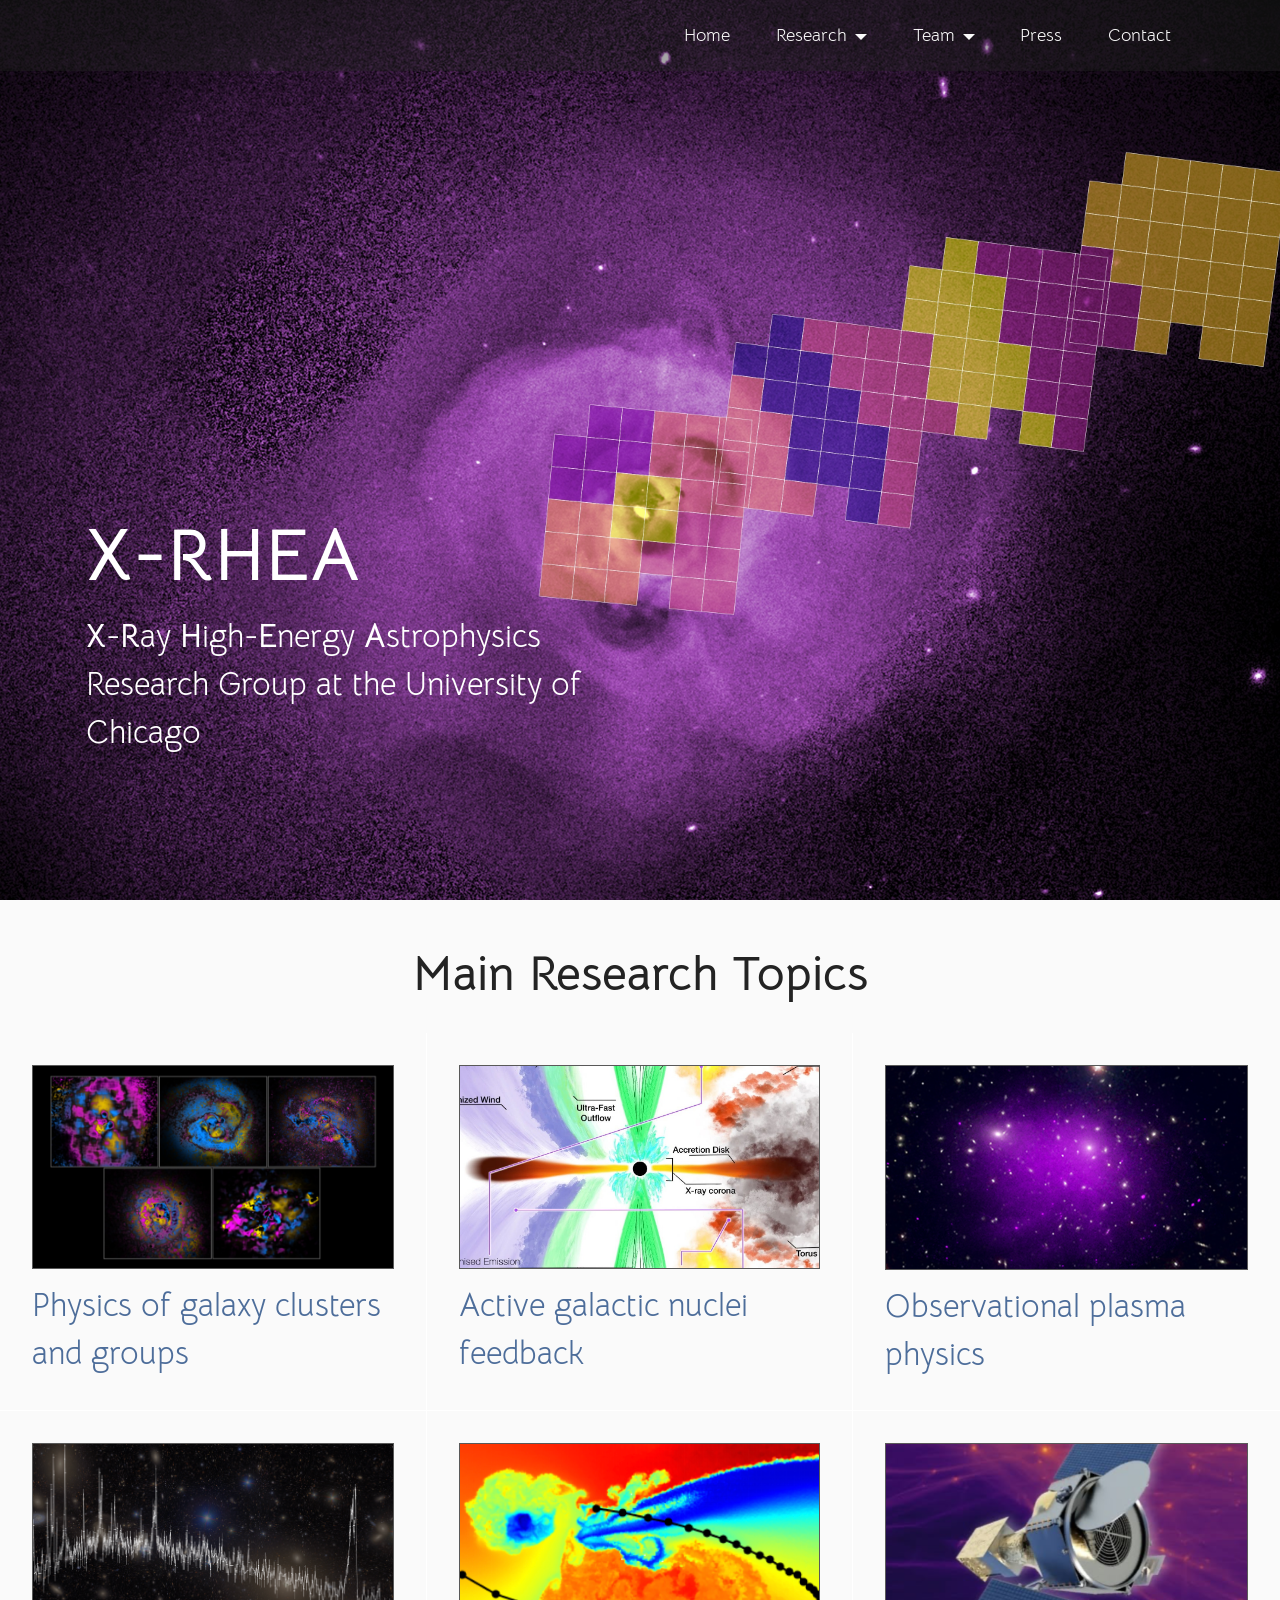
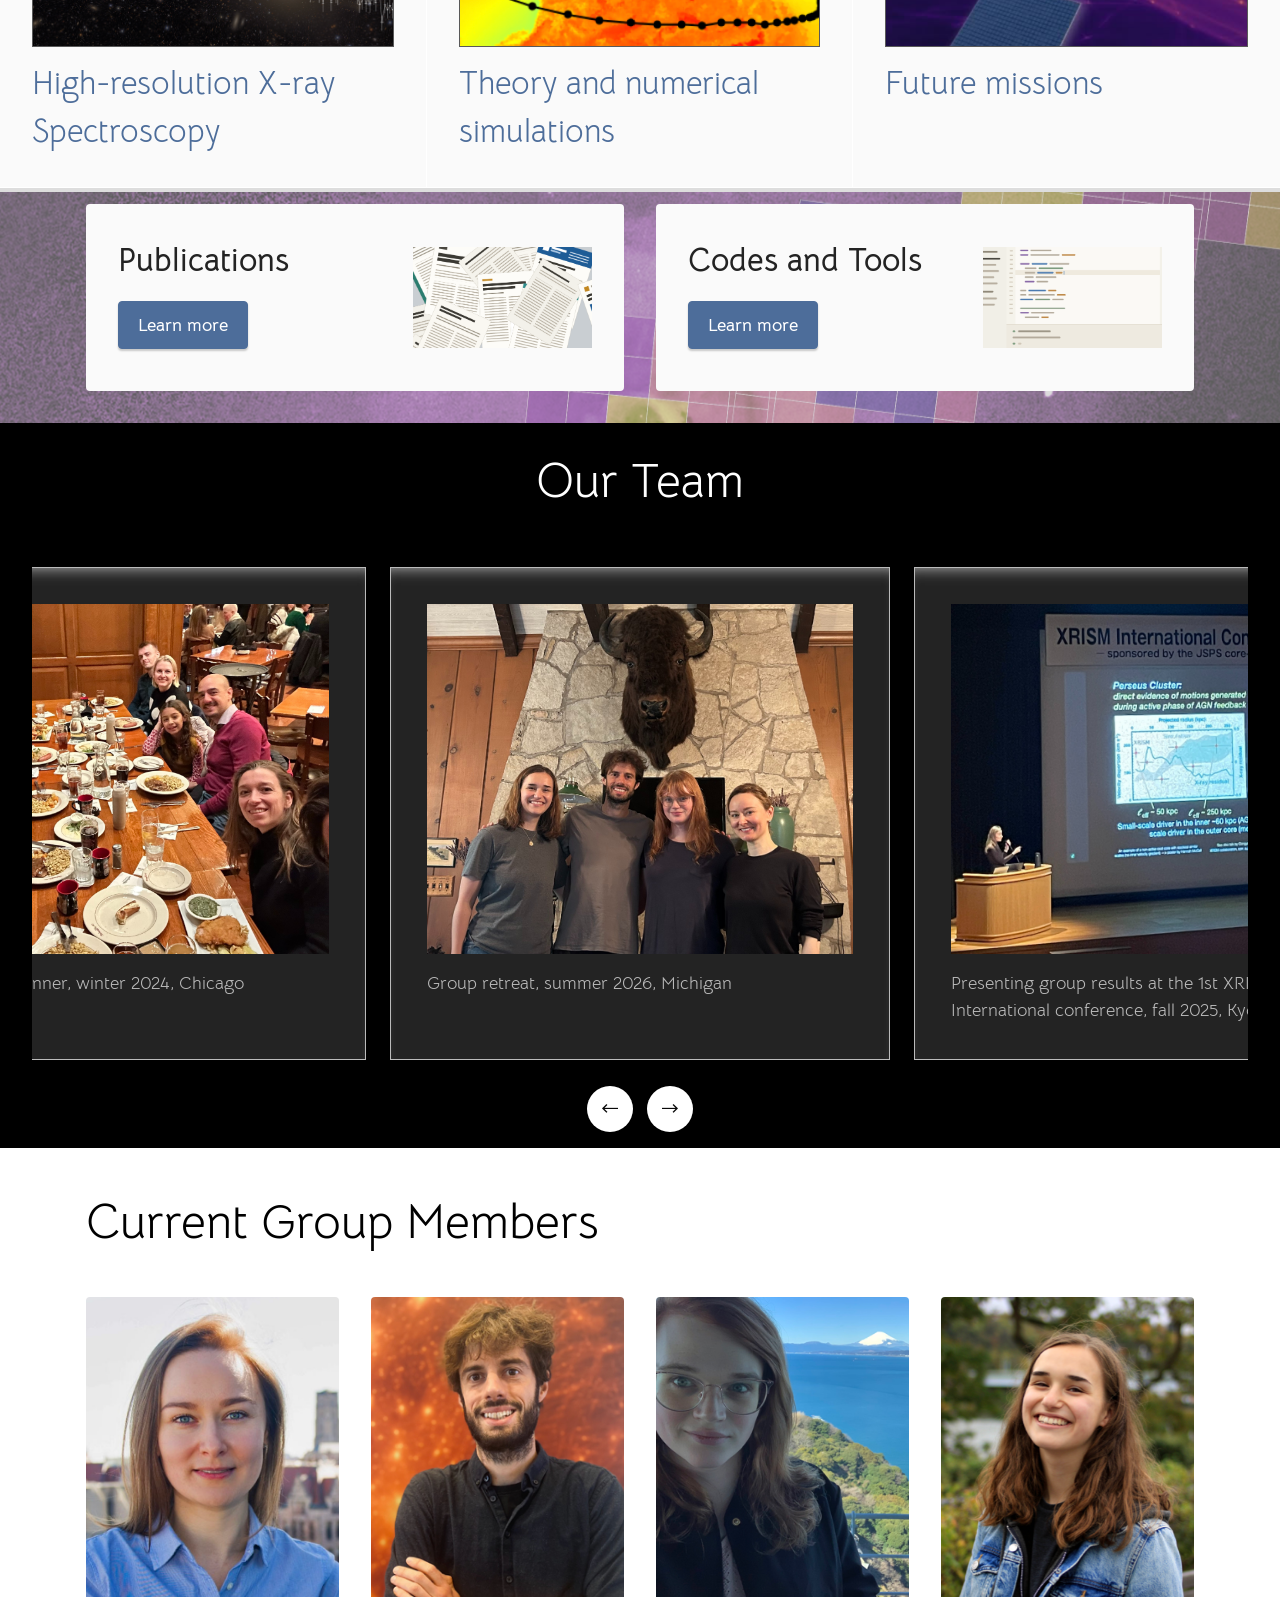
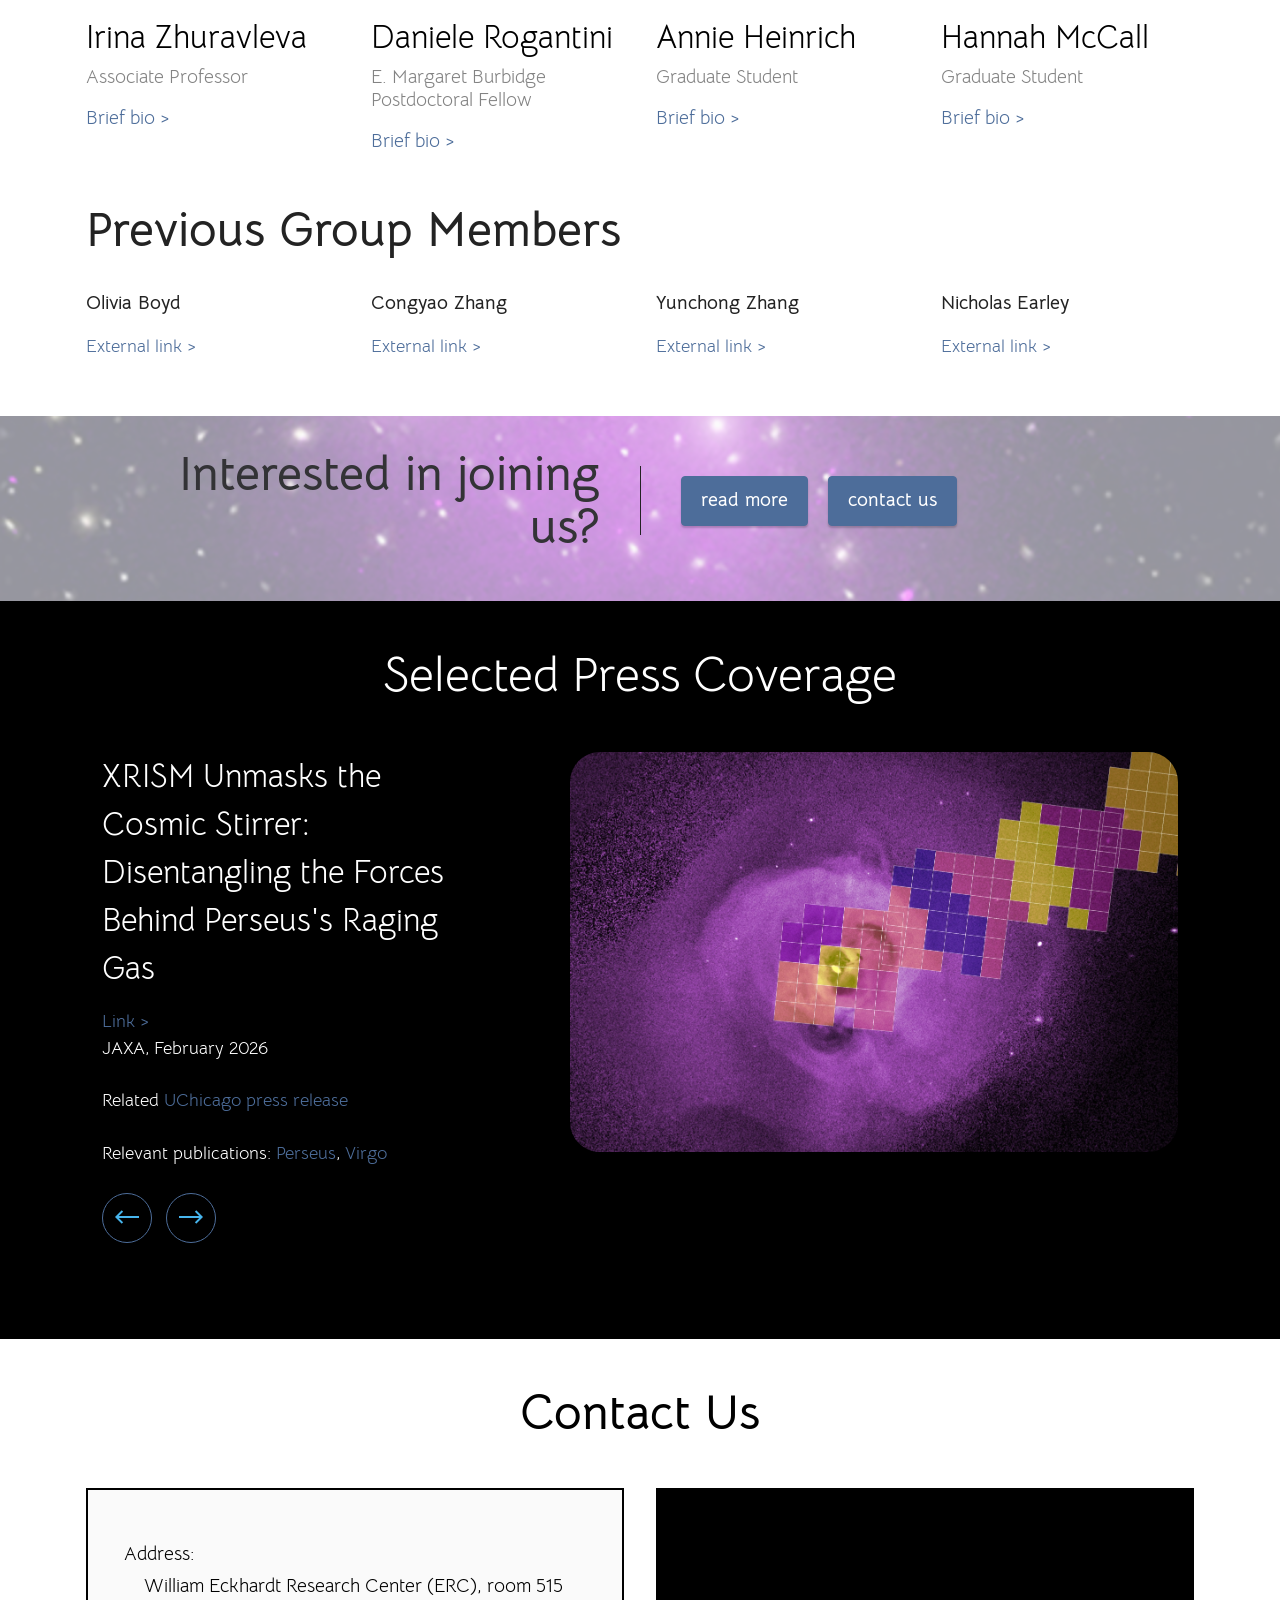
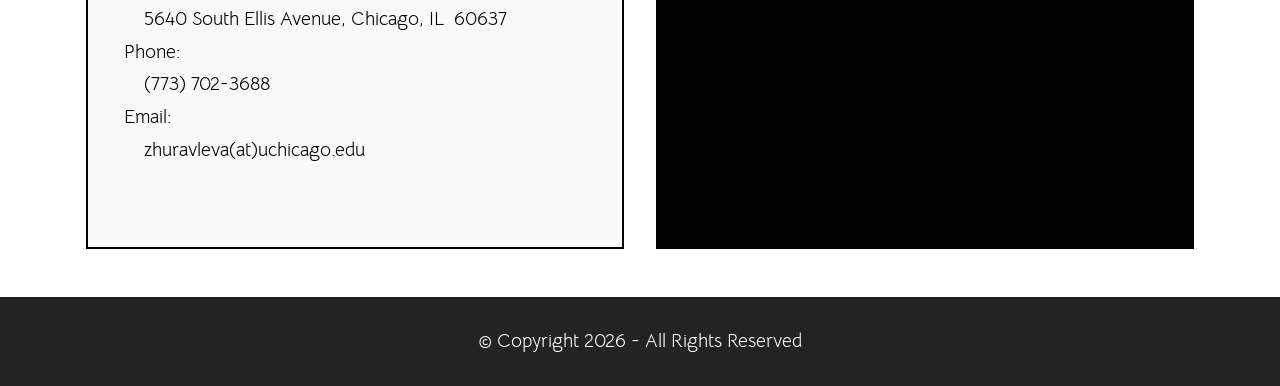
<file: index.html>
<!DOCTYPE html>
<html  >
<head>
  
  <meta charset="UTF-8">
  <meta http-equiv="X-UA-Compatible" content="IE=edge">
  
  <meta name="viewport" content="width=device-width, initial-scale=1, minimum-scale=1">
  <link rel="shortcut icon" href="assets/images/logo.png" type="image/x-icon">
  <meta name="description" content="">
  
  
  <title>Home</title>
  <link rel="stylesheet" href="assets/web/assets/mobirise-icons2/mobirise2.css">
  <link rel="stylesheet" href="assets/bootstrap/css/bootstrap.min.css">
  <link rel="stylesheet" href="assets/parallax/jarallax.css">
  <link rel="stylesheet" href="assets/dropdown/css/style.css">
  <link rel="stylesheet" href="assets/socicon/css/styles.css">
  <link rel="stylesheet" href="assets/theme/css/style.css">
  <link rel="preload" href="https://fonts.googleapis.com/css?family=Bellota+Text:300,300i,400,400i,700,700i&display=swap" as="style" onload="this.onload=null;this.rel='stylesheet'">
  <noscript><link rel="stylesheet" href="https://fonts.googleapis.com/css?family=Bellota+Text:300,300i,400,400i,700,700i&display=swap"></noscript>
  <link rel="preload" as="style" href="assets/mobirise/css/mbr-additional.css?v=ZtlmRg"><link rel="stylesheet" href="assets/mobirise/css/mbr-additional.css?v=ZtlmRg" type="text/css">

  
  
  
</head>
<body>
  
  <section data-bs-version="5.1" class="menu menu1 cid-vx2IEeOgHq" once="menu" id="menu1-5s">
    

    <nav class="navbar navbar-dropdown navbar-fixed-top navbar-expand-lg">
        <div class="container">
            <div class="navbar-brand">
                
                
            </div>
            <button class="navbar-toggler" type="button" data-toggle="collapse" data-bs-toggle="collapse" data-target="#navbarSupportedContent" data-bs-target="#navbarSupportedContent" aria-controls="navbarNavAltMarkup" aria-expanded="false" aria-label="Toggle navigation">
                <div class="hamburger">
                    <span></span>
                    <span></span>
                    <span></span>
                    <span></span>
                </div>
            </button>
            <div class="collapse navbar-collapse" id="navbarSupportedContent">
                <ul class="navbar-nav nav-dropdown nav-right navbar-nav-top-padding" data-app-modern-menu="true"><li class="nav-item"><a class="nav-link link text-white text-primary display-4" href="index.html">Home</a></li>
                    <li class="nav-item dropdown"><a class="nav-link link dropdown-toggle text-white display-4" href="#" data-toggle="dropdown-submenu" data-bs-toggle="dropdown" data-bs-auto-close="outside" aria-expanded="false">Research</a><div class="dropdown-menu" aria-labelledby="dropdown-357"><a class="dropdown-item text-white text-primary display-4" href="index.html#content4-13">Main topics</a><a class="show dropdown-item text-white text-primary display-4" href="page7.html">Publications<br></a><a class="show dropdown-item text-white text-primary display-4" href="page8.html">Codes and tools</a></div></li>
                    <li class="nav-item dropdown"><a class="nav-link link dropdown-toggle text-white display-4" href="#" data-toggle="dropdown-submenu" data-bs-toggle="dropdown" data-bs-auto-close="outside" aria-expanded="false">Team</a><div class="dropdown-menu" aria-labelledby="dropdown-605"><a class="dropdown-item text-white text-primary display-4" href="index.html#slider02-23">Current members<br></a><a class="dropdown-item text-white text-primary display-4" href="index.html#features18-27">Previous members<br></a><a class="show dropdown-item text-white text-primary display-4" href="page13.html">Opportunities</a></div>
                    </li><li class="nav-item"><a class="nav-link link text-white text-primary display-4" href="index.html#slider1-5o">Press</a></li><li class="nav-item"><a class="nav-link link text-white text-primary display-4" href="index.html#contacts01-2y">Contact</a></li></ul>
                
                
            </div>
        </div>
    </nav>
</section>

<section data-bs-version="5.1" class="header4 cid-vv9zRgzfOZ mbr-fullscreen" id="header4-s">

    
    
    <div class="container">
        <div class="row">
            <div class="content-wrap">
                <h1 class="mbr-section-title mbr-fonts-style mbr-white mb-3 display-1">
                    <strong>X-RHEA</strong></h1>
                
                <p class="mbr-fonts-style mbr-text mbr-white mb-3 display-5"><strong>X</strong>-<strong>R</strong>ay <strong>H</strong>igh-<strong>E</strong>nergy <strong>A</strong>strophysics Research Group at the University of Chicago</p>

                
            </div>
        </div>
    </div>
</section>

<section data-bs-version="5.1" class="content4 cid-vv9Ixj264b" id="content4-13">
    

    
    
    <div class="container">
        <div class="row justify-content-center">
            <div class="title col-md-12 col-lg-12">
                <h3 class="mbr-section-title mbr-fonts-style align-center mb-4 display-2"><strong>Main Research Topics</strong></h3>
                
                
            </div>
        </div>
    </div>
</section>

<section data-bs-version="5.1" class="gallery1 cid-vv9FeKbRJJ" id="gallery1-v">
    
    
    <div class="container-fluid">
        <div class="row custom-row">
            <div class="item features-image col-12 col-xl-4">
                <div class="item-wrap">
                    <div class="item-img">
                        <a href="page1.html"><img src="assets/images/screenshot-2026-10-16-at-1.24.08pm.png" alt=""></a>
                    </div>
                    <div class="item-content">
                        <h5 class="item-title mbr-fonts-style m-0 display-5">
                            <a href="page1.html" class="text-primary">Physics of galaxy clusters and groups</a></h5>
                        
                    </div>
                </div>
            </div>
            <div class="item features-image col-12 col-xl-4">
                <div class="item-wrap">
                    <div class="item-img">
                        <a href="page2.html"><img src="assets/images/480334516-494032807080711-6154211267861159453-n-3.jpeg" alt=""></a>
                    </div>
                    <div class="item-content">
                        <h5 class="item-title mbr-fonts-style m-0 display-5">
                            <a href="page2.html" class="text-primary">Active galactic nuclei feedback</a></h5>
                        
                    </div>
                </div>
            </div>
            <div class="item features-image col-12 col-xl-4">
                <div class="item-wrap">
                    <div class="item-img">
                        <a href="page3.html"><img src="assets/images/coma-3.png" alt=""></a>
                    </div>
                    <div class="item-content">
                        <h5 class="item-title mbr-fonts-style m-0 display-5">
                            <a href="page3.html" class="text-primary">Observational plasma physics</a></h5>
                        
                    </div>
                </div>
            </div>
        </div>
    </div>
</section>

<section data-bs-version="5.1" class="gallery1 cid-vv9JJrcg2O" id="gallery1-17">
    
    
    <div class="container-fluid">
        <div class="row custom-row">
            <div class="item features-image col-12 col-xl-4">
                <div class="item-wrap">
                    <div class="item-img">
                        <a href="page4.html"><img src="assets/images/m87-16-9-spectrum-4.png" alt=""></a>
                    </div>
                    <div class="item-content">
                        <h5 class="item-title mbr-fonts-style m-0 display-5">
                            <a href="page4.html" class="text-primary">High-resolution X-ray Spectroscopy</a>&nbsp;</h5>
                        
                    </div>
                </div>
            </div>
            <div class="item features-image col-12 col-xl-4">
                <div class="item-wrap">
                    <div class="item-img">
                        <a href="page5.html"><img src="assets/images/screenshot-2026-10-06-at-1.02.54pm.png" alt=""></a>
                    </div>
                    <div class="item-content">
                        <h5 class="item-title mbr-fonts-style m-0 display-5"><a href="page5.html" class="text-primary">Theory and numerical simulations</a></h5>
                        
                    </div>
                </div>
            </div>
            <div class="item features-image col-12 col-xl-4">
                <div class="item-wrap">
                    <div class="item-img">
                        <a href="page6.html"><img src="assets/images/screenshot-2026-10-16-at-12.59.28pm.png" alt=""></a>
                    </div>
                    <div class="item-content">
                        <h5 class="item-title mbr-fonts-style m-0 display-5">
                            <a href="page6.html" class="text-primary">Future missions</a></h5>
                        
                    </div>
                </div>
            </div>
        </div>
    </div>
</section>

<section data-bs-version="5.1" class="features5 cid-vv9QjszM2d mbr-parallax-background" id="features5-19">

    

    
    <div class="mbr-overlay" style="opacity: 0.5; background-color: rgb(187, 187, 187);">
    </div>
    <div class="container">
        <div class="row">
            <div class="item features-without-image mb-4 col-12 col-md-6">
                <div class="item-wrapper">
                    <div class="row">
                        <div class="col-12 col-md-7">
                            <div class="text-wrapper">
                                
                                <h5 class="card-title mbr-fonts-style display-5">
                                    <strong>Publications</strong></h5>
                                
                                <div class="mbr-section-btn"><a href="page7.html" class="btn btn-primary display-4">Learn more</a></div>
                            </div>
                        </div>
                        <div class="col-12 col-md-5">
                            <div class="img-wrapper">
                                <img src="assets/images/publications.png" alt="">
                            </div>
                        </div>
                    </div>
                </div>
            </div>
            <div class="item features-without-image mb-4 col-12 col-md-6">
                <div class="item-wrapper">
                    <div class="row">
                        <div class="col-12 col-md-7">
                            <div class="text-wrapper">
                                
                                <h5 class="card-title mbr-fonts-style display-5">
                                    <strong>Codes and Tools</strong></h5>
                                
                                <div class="mbr-section-btn"><a href="page8.html" class="btn btn-primary display-4">Learn more</a></div>
                            </div>
                        </div>
                        <div class="col-12 col-md-5">
                            <div class="img-wrapper">
                                <img src="assets/images/codes.png" alt="">
                            </div>
                        </div>
                    </div>
                </div>
            </div>
        </div>
    </div>
</section>

<section data-bs-version="5.1" class="slider02 mbr-embla prismm5 cid-vva08KRUdV" id="slider02-23">

    
    

    <div class="container-fluid">
        <div class="row">
            <div class="col-12">
                <div class="content-wrapper">
                    <div class="title-wrapper">
                        <h2 class="mbr-section-title mbr-fonts-style display-2">
                            Our Team</h2>
                    </div>
                    <div class="embla" data-skip-snaps="true" data-align="center" data-contain-scroll="trimSnaps" data-loop="true" data-auto-play-interval="4" data-draggable="true">
                        <div class="embla__viewport container-fluid">
                            <div class="embla__container">
                                <div class="embla__slide slider-image item" style="margin-left: 12px; margin-right: 12px;">
                                    <div class="slide-content">
                                        <div class="item-wrapper">
                                            <div class="card-box card-wrap">
                                                <div class="image-wrapper card-wrap middle-radius">
                                                    <div class="item-img">
                                                        <img class="middle-radius" src="assets/images/img-9382.jpeg" alt="">
                                                    </div>
                                                    
                                                </div>
                                                <div class="item-content">
                                                    
                                                    <p class="item-text mbr-fonts-style display-4">Group retreat, summer 2026, Michigan</p>
                                                </div>
                                            </div>
                                        </div>
                                    </div>
                                </div>
                                <div class="embla__slide slider-image item" style="margin-left: 12px; margin-right: 12px;">
                                    <div class="slide-content">
                                        <div class="item-wrapper">
                                            <div class="card-box card-wrap">
                                                <div class="image-wrapper card-wrap middle-radius">
                                                    <div class="item-img">
                                                        <img class="middle-radius" src="assets/images/img-9595.jpeg" alt="">
                                                    </div>
                                                    
                                                </div>
                                                <div class="item-content">
                                                    
                                                    <p class="item-text mbr-fonts-style display-4">Presenting group results at the 1st XRISM International conference, fall 2025, Kyoto, Japan</p>
                                                </div>
                                            </div>
                                        </div>
                                    </div>
                                </div>
                                <div class="embla__slide slider-image item" style="margin-left: 12px; margin-right: 12px;">
                                    <div class="slide-content">
                                        <div class="item-wrapper">
                                            <div class="card-box card-wrap">
                                                <div class="image-wrapper card-wrap middle-radius">
                                                    <div class="item-img">
                                                        <img class="middle-radius" src="assets/images/img-5122.jpeg" alt="">
                                                    </div>
                                                    
                                                </div>
                                                <div class="item-content">
                                                    
                                                    <p class="item-text mbr-fonts-style display-4">High-energy and plasma groups at UChicago, spring 2026, Chicago</p>
                                                </div>
                                            </div>
                                        </div>
                                    </div>
                                </div>
                                <div class="embla__slide slider-image item" style="margin-left: 12px; margin-right: 12px;">
                                    <div class="slide-content">
                                        <div class="item-wrapper">
                                            <div class="card-box card-wrap">
                                                <div class="image-wrapper card-wrap middle-radius">
                                                    <div class="item-img">
                                                        <img class="middle-radius" src="assets/images/6t5a1755-1.jpeg" alt="">
                                                    </div>
                                                    
                                                </div>
                                                <div class="item-content">
                                                    
                                                    <p class="item-text mbr-fonts-style display-4">
                                                        Poster session during the ICM workshop, summer 2026, Brno,&nbsp;Czechia<br></p>
                                                </div>
                                            </div>
                                        </div>
                                    </div>
                                </div>
                                <div class="embla__slide slider-image item" style="margin-left: 12px; margin-right: 12px;">
                                    <div class="slide-content">
                                        <div class="item-wrapper">
                                            <div class="card-box card-wrap">
                                                <div class="image-wrapper card-wrap middle-radius">
                                                    <div class="item-img">
                                                        <img class="middle-radius" src="assets/images/dsc02327.jpg" alt="">
                                                    </div>
                                                    
                                                </div>
                                                <div class="item-content">
                                                    
                                                    <p class="item-text mbr-fonts-style display-4">Poster presentation at the 1st XRISM International conference, fall 2025, Kyoto, Japan</p>
                                                </div>
                                            </div>
                                        </div>
                                    </div>
                                </div>
                                <div class="embla__slide slider-image item" style="margin-left: 12px; margin-right: 12px;">
                                    <div class="slide-content">
                                        <div class="item-wrapper">
                                            <div class="card-box card-wrap">
                                                <div class="image-wrapper card-wrap middle-radius">
                                                    <div class="item-img">
                                                        <img class="middle-radius" src="assets/images/img-5752.jpeg" alt="">
                                                    </div>
                                                    
                                                </div>
                                                <div class="item-content">
                                                    
                                                    <p class="item-text mbr-fonts-style display-4">Joint Holidays dinner, winter 2024, Chicago</p>
                                                </div>
                                            </div>
                                        </div>
                                    </div>
                                </div>
                            </div>
                        </div>
                        <button class="embla__button embla__button--prev">
                            <span class="mobi-mbri mobi-mbri-left mbr-iconfont" aria-hidden="true"></span>
                            <span class="sr-only visually-hidden visually-hidden visually-hidden visually-hidden visually-hidden visually-hidden visually-hidden visually-hidden">Previous</span>
                        </button>
                        <button class="embla__button embla__button--next">
                            <span class="mobi-mbri mobi-mbri-right mbr-iconfont" aria-hidden="true"></span>
                            <span class="sr-only visually-hidden visually-hidden visually-hidden visually-hidden visually-hidden visually-hidden visually-hidden visually-hidden">Next</span>
                        </button>
                    </div>
                </div>
            </div>
        </div>
    </div>
</section>

<section data-bs-version="5.1" class="tutorm5 people3 cid-vvfQ1hJ8p2" id="people3-33">
	
	
	<div class="container">
		<div class="row justify-content-center">
			<div class="col-12 content-head">
				<div class="mbr-section-head mb-5">
					
					<h4 class="mbr-section-title mbr-fonts-style align-center mb-0 display-2">Current Group Members</h4>

				</div>
			</div>
		</div>
		<div class="row">
			<div class="item features-image col-12 col-md-6 col-lg-3">
				<div class="item-wrapper">
					<div class="item-img mb-3">
						<a href="page9.html"><img src="assets/images/iz-2.png" alt="" title=""></a>
					</div>
					<div class="item-content align-left">
						<h5 class="item-title mbr-fonts-style mb-1 display-5">Irina Zhuravleva</h5>
						<h6 class="item-subtitle mbr-fonts-style mb-3 display-7">Associate Professor</h6>
						<p class="mbr-text mbr-fonts-style mt-3 display-7"><a href="page9.html" class="text-primary">Brief bio &gt;</a><br></p>
					</div>
					
				</div>
			</div>
			<div class="item features-image col-12 col-md-6 col-lg-3">
				<div class="item-wrapper">
					<div class="item-img mb-3">
						<a href="page10.html"><img src="assets/images/dr-6.png" alt="" title=""></a>
					</div>
					<div class="item-content align-left">
						<h5 class="item-title mbr-fonts-style mb-1 display-5">Daniele Rogantini</h5>
						<h6 class="item-subtitle mbr-fonts-style mb-3 display-7">E. Margaret Burbidge Postdoctoral Fellow</h6>
						<p class="mbr-text mbr-fonts-style mt-3 display-7">
							<a href="page10.html" class="text-primary">Brief bio &gt;</a></p>
					</div>
					
				</div>
			</div>
			<div class="item features-image col-12 col-md-6 col-lg-3">
				<div class="item-wrapper">
					<div class="item-img mb-3">
						<a href="page11.html"><img src="assets/images/ah-3.png" alt="" title=""></a>
					</div>
					<div class="item-content align-left">
						<h5 class="item-title mbr-fonts-style mb-1 display-5">Annie Heinrich</h5>
						<h6 class="item-subtitle mbr-fonts-style mb-3 display-7">Graduate Student</h6>
						<p class="mbr-text mbr-fonts-style mt-3 display-7">
							<a href="page11.html" class="text-primary">Brief bio &gt;</a><br>
						</p>
					</div>
					
				</div>
			</div>
			<div class="item features-image col-12 col-md-6 col-lg-3">
				<div class="item-wrapper">
					<div class="item-img mb-3">
						<a href="page12.html"><img src="assets/images/hmc-3.png" alt="" title=""></a>
					</div>
					<div class="item-content align-left">
						<h5 class="item-title mbr-fonts-style mb-1 display-5">Hannah McCall</h5>
						<h6 class="item-subtitle mbr-fonts-style mb-3 display-7">Graduate Student</h6>
						<p class="mbr-text mbr-fonts-style mt-3 display-7"><a href="page12.html" class="text-primary">Brief bio &gt;</a><br>
						</p>
					</div>
					
				</div>
			</div>
		</div>
	</div>
</section>

<section data-bs-version="5.1" class="features18 cid-vvaa917YYE" id="features18-27">

    

    
    
    <div class="container">
        <div class="mbr-section-head">
            <div class="col-12">
                <h4 class="mbr-section-title mbr-fonts-style align-center mb-0 display-2">
                    <strong>Previous Group Members</strong></h4>
                
            </div>
        </div>
        <div class="row mt-4">
            <div class="item features-without-image mb-3 col-12 col-md-3 active">
                <div class="item-wrapper mb-4">
                    <div class="card-box align-left">
                        
                        <p class="mbr-text mbr-fonts-style mb-3 display-7"><strong>Olivia Boyd</strong></p>
                        <div class="link-wrap">
                            <h6 class="link mbr-fonts-style align-left display-4"><a class="text-primary" href="https://astronomy.utexas.edu/directory/olivia-boyd">External link &gt;</a>
                            </h6>
                        </div>
                    </div>
                </div>
            </div>
            <div class="item features-without-image mb-3 col-12 col-md-3">
                <div class="item-wrapper mb-4">
                    <div class="card-box align-left">
                        
                        <p class="mbr-text mbr-fonts-style mb-3 display-7"><strong>Congyao Zhang</strong></p>
                        <div class="link-wrap">
                            <h6 class="link mbr-fonts-style align-left display-4"><a class="text-primary" href="https://hea.physics.muni.cz/team/congyao_zhang">External link &gt;</a>
                            </h6>
                        </div>
                    </div>
                </div>
            </div><div class="item features-without-image mb-3 col-12 col-md-3">
                <div class="item-wrapper mb-4">
                    <div class="card-box align-left">
                        
                        <p class="mbr-text mbr-fonts-style mb-3 display-7"><strong>Yunchong Zhang</strong></p>
                        <div class="link-wrap">
                            <h6 class="link mbr-fonts-style align-left display-4"><a class="text-primary" href="https://yunchongzhang-astro.github.io">External link &gt;</a>
                            </h6>
                        </div>
                    </div>
                </div>
            </div><div class="item features-without-image mb-3 col-12 col-md-3">
                <div class="item-wrapper mb-4">
                    <div class="card-box align-left">
                        
                        <p class="mbr-text mbr-fonts-style mb-3 display-7"><strong>Nicholas Earley</strong></p>
                        <div class="link-wrap">
                            <h6 class="link mbr-fonts-style align-left display-4"><a class="text-primary" href="https://directory.caltech.edu/personnel/nearley">External link &gt;</a>
                            </h6>
                        </div>
                    </div>
                </div>
            </div>
            
        </div>
    </div>
</section>

<section data-bs-version="5.1" class="article02 elementm5 cid-vvaeag2lgz" id="article02-2c">
    

    
    <div class="mbr-overlay" style="opacity: 0.6; background-color: rgb(250, 250, 250);"></div>

    <div class="container-fluid">
        <div class="row items-wrapper justify-content-center">
            <div class="col-12 col-lg-6 card">
                <div class="content-wrapper">
                    <div class="title-wrapper">
                        <h2 class="mbr-section-title mbr-fonts-style display-2"><strong>
                            Interested in joining us?</strong><strong><br></strong></h2>
                    </div>
                    <div class="text-wrapper">
                        
                    </div>
                </div>
            </div>
            <div class="col-12 col-lg-6 card">
                <div class="content-wrap">
                    <div class="mbr-section-btn"><a class="btn btn-primary display-7" href="page13.html">
                            read more
                        </a>
                        <a class="btn btn-primary display-7" href="index.html#contacts01-2y">
                            contact us</a></div>
                </div>
            </div>
        </div>
    </div>
</section>

<section data-bs-version="5.1" class="slider1 mbr-embla coinm5 cid-vvBVOMqa62" id="slider1-5o">

    

    
    
    <div class="container">
        <div class="row">
            <div class="col-12">
                <h2 class="mbr-section-title mbr-fonts-style display-2">Selected Press Coverage</h2>
            </div>
            <div class="col-12">
                <div class="embla" data-skip-snaps="true" data-align="center" data-contain-scroll="trimSnaps" data-loop="true" data-auto-play-interval="5" data-draggable="true">
                    <div class="embla__viewport">
                        <div class="embla__container">
                            
                            <div class="embla__slide slider-image item active" style="margin-left: 1rem; margin-right: 1rem;">
                                <div class="card-wrap">
                                    <div class="content-wrap">
                                        <div class="number-wrap">
                                            
                                        </div>
                                        <h3 class="mbr-card-title mbr-fonts-style display-5">XRISM Unmasks the Cosmic Stirrer: Disentangling the Forces Behind Perseus's Raging Gas</h3>
                                        <p class="mbr-text mbr-fonts-style display-4"><a href="https://www.isas.jaxa.jp/en/topics/004194.html" class="text-primary">Link &gt;</a><br>JAXA, February 2026<br><br>Related <a href="https://news.uchicago.edu/story/supermassive-black-holes-sit-eye-their-own-storms-studies-find" class="text-primary">UChicago press release</a><br><br>Relevant publications: <a href="https://ui.adsabs.harvard.edu/abs/2026Natur.650..309T/abstract" class="text-primary">Perseus</a>, <a href="https://ui.adsabs.harvard.edu/abs/2026ApJ...998..210X/abstract" class="text-primary">Virgo</a><br><br></p>
                                    </div>
                                    <div class="item-wrapper position-relative">
                                        <div class="image-wrap">
                                            <img src="assets/images/chandraxrismfield-vel-disp-en-3.jpeg" alt="" data-slide-to="0" data-bs-slide-to="0">
                                        </div>
                                    </div>
                                </div>
                            </div>
                            
                            <div class="embla__slide slider-image item" style="margin-left: 1rem; margin-right: 1rem;">
                                <div class="card-wrap">
                                    <div class="content-wrap">
                                        <div class="number-wrap">
                                            
                                        </div>
                                        <h3 class="mbr-card-title mbr-fonts-style display-5">Painting Galaxy Clusters by Numbers (and Physics)</h3>
                                        <p class="mbr-text mbr-fonts-style display-4"><a href="https://www.nasa.gov/general/painting-galaxy-clusters-by-numbers-and-physics/" class="text-primary">Link &gt;</a><br>NASA, December 2025<br><br>Related <a href="https://chandra.harvard.edu/photo/2025/xa/" class="text-primary">NASA/Chandra photo album</a><a href="https://chandra.harvard.edu/photo/2025/xa/" class="text-primary"><br></a><br><a href="https://ui.adsabs.harvard.edu/abs/2025ApJ...989..159M/abstract" class="text-primary">Relevant publication</a><br><br></p>
                                    </div>
                                    <div class="item-wrapper position-relative">
                                        <div class="image-wrap">
                                            <img src="assets/images/xa-unlabeled.jpg" alt="" data-slide-to="1" data-bs-slide-to="1">
                                        </div>
                                    </div>
                                </div>
                            </div><div class="embla__slide slider-image item" style="margin-left: 1rem; margin-right: 1rem;">
                                <div class="card-wrap">
                                    <div class="content-wrap">
                                        <div class="number-wrap">
                                            
                                        </div>
                                        <h3 class="mbr-card-title mbr-fonts-style display-5">XRISM Unveils Super High-Speed Bullet-Like Winds Shooting from a Supermassive Black Hole</h3>
                                        <p class="mbr-text mbr-fonts-style display-4"><a href="https://www.xrism.jaxa.jp/en/topics/science/1146/" class="text-primary">Link &gt;</a><br>JAXA, May 2025<br><br><br><a href="https://ui.adsabs.harvard.edu/abs/2025Natur.641.1132X/abstract" class="text-primary">Relevant publication</a><br><br></p>
                                    </div>
                                    <div class="item-wrapper position-relative">
                                        <div class="image-wrap">
                                            <img src="assets/images/screenshot-2026-09-18-at-5.30.30pm.png" alt="" data-slide-to="2" data-bs-slide-to="2">
                                        </div>
                                    </div>
                                </div>
                            </div><div class="embla__slide slider-image item" style="margin-left: 1rem; margin-right: 1rem;">
                                <div class="card-wrap">
                                    <div class="content-wrap">
                                        <div class="number-wrap">
                                            
                                        </div>
                                        <h3 class="mbr-card-title mbr-fonts-style display-5">XRISM Satellite Launches to Study the Universe in Different Colors of X-rays</h3>
                                        <p class="mbr-text mbr-fonts-style display-4"><a href="https://news.uchicago.edu/story/xrism-satellite-launches-study-universe-different-colors-x-rays" class="text-primary">Link &gt;</a><br>UChicago, September 2023<br><br>Related <a href="https://www.nasa.gov/missions/xrism/jaxa-nasa-xrism-mission-ready-for-liftoff/" class="text-primary">NASA and JAXA release</a><a href="https://chandra.harvard.edu/photo/2025/xa/" class="text-primary"><br></a><br><br></p>
                                    </div>
                                    <div class="item-wrapper position-relative">
                                        <div class="image-wrap">
                                            <img src="assets/images/screenshot-2026-09-18-at-5.07.54pm.png" alt="" data-slide-to="3" data-bs-slide-to="3">
                                        </div>
                                    </div>
                                </div>
                            </div><div class="embla__slide slider-image item" style="margin-left: 1rem; margin-right: 1rem;">
                                <div class="card-wrap">
                                    <div class="content-wrap">
                                        <div class="number-wrap">
                                            
                                        </div>
                                        <h3 class="mbr-card-title mbr-fonts-style display-5">NASA Telescopes Discover Record-Breaking Black Hole</h3>
                                        <p class="mbr-text mbr-fonts-style display-4"><a href="https://chandra.harvard.edu/press/23_releases/press_110623.html" class="text-primary">Link &gt;</a><br>Chandra/NASA, November 2023<br><br><a href="https://ui.adsabs.harvard.edu/abs/2024NatAs...8..126B/abstract" class="text-primary">Relevant publication</a><br><br></p>
                                    </div>
                                    <div class="item-wrapper position-relative">
                                        <div class="image-wrap">
                                            <img src="assets/images/screenshot-2026-09-18-at-5.14.55pm.png" alt="" data-slide-to="4" data-bs-slide-to="4">
                                        </div>
                                    </div>
                                </div>
                            </div><div class="embla__slide slider-image item" style="margin-left: 1rem; margin-right: 1rem;">
                                <div class="card-wrap">
                                    <div class="content-wrap">
                                        <div class="number-wrap">
                                            
                                        </div>
                                        <h3 class="mbr-card-title mbr-fonts-style display-5">Does the Gas in Galaxy Clusters Flow Like Honey?<br></h3>
                                        <p class="mbr-text mbr-fonts-style display-4"><a href="https://chandra.si.edu/blog/node/728" class="text-primary">Link &gt;</a><br>NASA/Chandra, June 2019<br><br>Related <a href="https://news.uchicago.edu/story/scientists-use-x-rays-faraway-galaxy-cluster-reveal-secrets-plasma" class="text-primary">UChicago press release</a><a href="https://chandra.harvard.edu/photo/2025/xa/" class="text-primary"><br></a><br><a href="https://ui.adsabs.harvard.edu/abs/2019NatAs...3..832Z/abstract" class="text-primary">Relevant publication</a></p>
                                    </div>
                                    <div class="item-wrapper position-relative">
                                        <div class="image-wrap">
                                            <img src="assets/images/screenshot-2026-09-18-at-5.11.59pm.png" alt="" data-slide-to="5" data-bs-slide-to="5">
                                        </div>
                                    </div>
                                </div>
                            </div>
                        </div>
                    </div>
                    <button class="embla__button embla__button--prev">
                        <span class="mbr-iconfont mobi-mbri-left mobi-mbri" aria-hidden="true"></span>
                        <span class="sr-only visually-hidden visually-hidden">Previous</span>
                    </button>
                    <button class="embla__button embla__button--next">
                        <span class="mbr-iconfont mobi-mbri-right mobi-mbri" aria-hidden="true"></span>
                        <span class="sr-only visually-hidden visually-hidden">Next</span>
                    </button>
                </div>
            </div>
        </div>
    </div>
</section>

<section data-bs-version="5.1" class="contacts01 map1 cid-vvfLFHfR2g" id="contacts01-2y">

    

    
    <div class="container">
        <div class="row justify-content-center">
            <div class="col-12 content-head">
                <div class="mbr-section-head mb-5">
                    <h3 class="mbr-section-title mbr-fonts-style align-center mb-0 display-2">
                        <strong>Contact Us</strong></h3>
                    
                </div>
            </div>
        </div>
        <div class="row justify-content-center">
            <div class="card col-12 col-md-12 col-lg-6">
                <div class="card-wrapper">
                    <div class="text-wrapper">
                        
                        <ul class="list mbr-fonts-style display-7">
                            <li class="mbr-text item-wrap">Address: </li><li class="mbr-text item-wrap">&nbsp;&nbsp;&nbsp;&nbsp;William Eckhardt Research Center (ERC), room 515&nbsp;</li><li class="mbr-text item-wrap">&nbsp;&nbsp;&nbsp;&nbsp;5640 South Ellis Avenue, Chicago, IL&nbsp; 60637</li><li class="mbr-text item-wrap">Phone: 
                                <strong><br></strong></li><li class="mbr-text item-wrap">&nbsp; &nbsp; (773) 702-3688<strong><br></strong></li>
                            <li class="mbr-text item-wrap"><span style="font-size: 1.2rem;">Email:</span></li><li class="mbr-text item-wrap">&nbsp; &nbsp; zhuravleva(at)uchicago.edu<br></li>
                            <li class="mbr-text item-wrap"><br></li>
                        </ul>
                    </div>
                </div>
            </div>
            <div class="map-wrapper col-md-12 col-lg-6">
                <div class="google-map"><iframe frameborder="0" style="border:0" src="https://www.google.com/maps/embed?pb=!1m18!1m12!1m3!1d2974.681221961763!2d-87.60440298874614!3d41.79208327067601!2m3!1f0!2f0!3f0!3m2!1i1024!2i768!4f13.1!3m3!1m2!1s0x880e293ef43a7037%3A0x6f64c2dbdd6c40ae!2sWilliam%20Eckhardt%20Research%20Center!5e0!3m2!1sen!2sus!4v1789440690523!5m2!1sen!2sus" allowfullscreen=""></iframe></div>
            </div>
        </div>
    </div>
</section>

<section data-bs-version="5.1" class="footer7 cid-vvfVc21sji" once="footers" id="footer7-3c">

    

    

    <div class="container">
        <div class="media-container-row align-center mbr-white">
            <div class="col-12">
                <p class="mbr-text mb-0 mbr-fonts-style display-7">
                    © Copyright 2026 - All Rights Reserved
                </p>
            </div>
        </div>
    </div>
</section>


<script src="assets/bootstrap/js/bootstrap.bundle.min.js"></script>
  <script src="assets/parallax/jarallax.js"></script>
  <script src="assets/smoothscroll/smooth-scroll.js"></script>
  <script src="assets/ytplayer/index.js"></script>
  <script src="assets/dropdown/js/navbar-dropdown.js"></script>
  <script src="assets/embla/embla.min.js"></script>
  <script src="assets/embla/script.js"></script>
  <script src="assets/theme/js/script.js"></script>
  
  
  
</body>
</html>
</file>
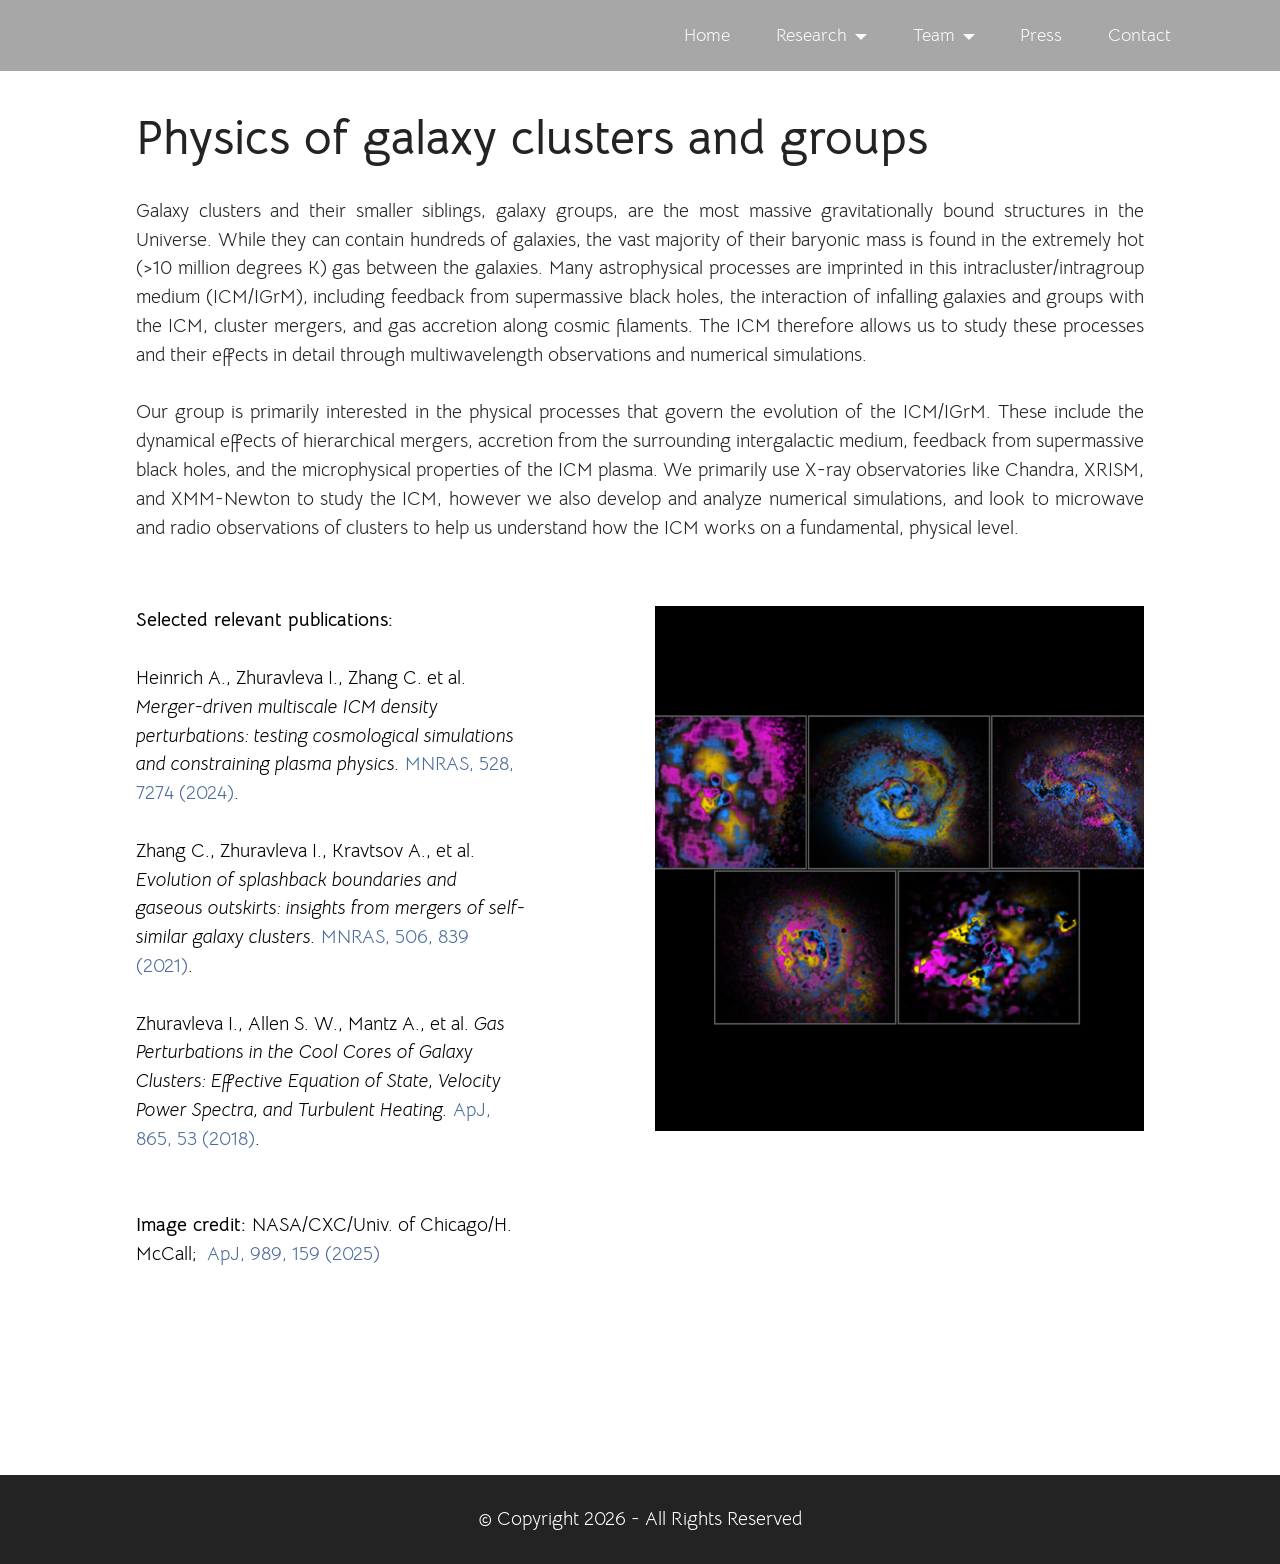
<file: page1.html>
<!DOCTYPE html>
<html  >
<head>
  
  <meta charset="UTF-8">
  <meta http-equiv="X-UA-Compatible" content="IE=edge">
  
  <meta name="viewport" content="width=device-width, initial-scale=1, minimum-scale=1">
  <link rel="shortcut icon" href="assets/images/logo.png" type="image/x-icon">
  <meta name="description" content="">
  
  
  <title>Physics_of_galaxy_clusters_and_groups</title>
  <link rel="stylesheet" href="assets/bootstrap/css/bootstrap.min.css">
  <link rel="stylesheet" href="assets/dropdown/css/style.css">
  <link rel="stylesheet" href="assets/socicon/css/styles.css">
  <link rel="stylesheet" href="assets/theme/css/style.css">
  <link rel="preload" href="https://fonts.googleapis.com/css?family=Bellota+Text:300,300i,400,400i,700,700i&display=swap" as="style" onload="this.onload=null;this.rel='stylesheet'">
  <noscript><link rel="stylesheet" href="https://fonts.googleapis.com/css?family=Bellota+Text:300,300i,400,400i,700,700i&display=swap"></noscript>
  <link rel="preload" as="style" href="assets/mobirise/css/mbr-additional.css?v=gEz81S"><link rel="stylesheet" href="assets/mobirise/css/mbr-additional.css?v=gEz81S" type="text/css">

  
  
  
</head>
<body>
  
  <section data-bs-version="5.1" class="menu menu1 cid-vx2IEeOgHq" once="menu" id="menu1-5s">
    

    <nav class="navbar navbar-dropdown navbar-fixed-top navbar-expand-lg">
        <div class="container">
            <div class="navbar-brand">
                
                
            </div>
            <button class="navbar-toggler" type="button" data-toggle="collapse" data-bs-toggle="collapse" data-target="#navbarSupportedContent" data-bs-target="#navbarSupportedContent" aria-controls="navbarNavAltMarkup" aria-expanded="false" aria-label="Toggle navigation">
                <div class="hamburger">
                    <span></span>
                    <span></span>
                    <span></span>
                    <span></span>
                </div>
            </button>
            <div class="collapse navbar-collapse" id="navbarSupportedContent">
                <ul class="navbar-nav nav-dropdown nav-right navbar-nav-top-padding" data-app-modern-menu="true"><li class="nav-item"><a class="nav-link link text-white text-primary display-4" href="index.html">Home</a></li>
                    <li class="nav-item dropdown"><a class="nav-link link dropdown-toggle text-white display-4" href="#" data-toggle="dropdown-submenu" data-bs-toggle="dropdown" data-bs-auto-close="outside" aria-expanded="false">Research</a><div class="dropdown-menu" aria-labelledby="dropdown-357"><a class="dropdown-item text-white text-primary display-4" href="index.html#content4-13">Main topics</a><a class="show dropdown-item text-white text-primary display-4" href="page7.html">Publications<br></a><a class="show dropdown-item text-white text-primary display-4" href="page8.html">Codes and tools</a></div></li>
                    <li class="nav-item dropdown"><a class="nav-link link dropdown-toggle text-white display-4" href="#" data-toggle="dropdown-submenu" data-bs-toggle="dropdown" data-bs-auto-close="outside" aria-expanded="false">Team</a><div class="dropdown-menu" aria-labelledby="dropdown-605"><a class="dropdown-item text-white text-primary display-4" href="index.html#slider02-23">Current members<br></a><a class="dropdown-item text-white text-primary display-4" href="index.html#features18-27">Previous members<br></a><a class="show dropdown-item text-white text-primary display-4" href="page13.html">Opportunities</a></div>
                    </li><li class="nav-item"><a class="nav-link link text-white text-primary display-4" href="index.html#slider1-5o">Press</a></li><li class="nav-item"><a class="nav-link link text-white text-primary display-4" href="index.html#contacts01-2y">Contact</a></li></ul>
                
                
            </div>
        </div>
    </nav>
</section>

<section data-bs-version="5.1" class="content5 cid-vvfWlHmlJo" id="content5-3d">
    
    <div class="container-fluid">
        <div class="row justify-content-center">
            <div class="col-md-12 col-lg-10">
                <h3 class="mbr-section-title mbr-fonts-style mb-4 display-2">
                    <strong>Physics of galaxy clusters and groups</strong></h3>
                
                <p class="mbr-text mbr-fonts-style display-7">Galaxy clusters and their smaller siblings, galaxy groups, are the most massive gravitationally bound structures in the Universe. While they can contain hundreds of galaxies, the vast majority of their baryonic mass is found in the extremely hot (&gt;10 million degrees K) gas between the galaxies. Many astrophysical processes are imprinted in this intracluster/intragroup medium (ICM/IGrM), including feedback from supermassive black holes, the interaction of infalling galaxies and groups with the ICM, cluster mergers, and gas accretion along cosmic filaments. The ICM therefore allows us to study these processes and their effects in detail through multiwavelength observations and numerical simulations.<br><br>Our group is primarily interested in the physical processes that govern the evolution of the ICM/IGrM. These include the dynamical effects of hierarchical mergers, accretion from the surrounding intergalactic medium, feedback from supermassive black holes, and the microphysical properties of the ICM plasma. We primarily use X-ray observatories like Chandra, XRISM, and XMM-Newton to study the ICM, however we also develop and analyze numerical simulations, and look to microwave and radio observations of clusters to help us understand how the ICM works on a fundamental, physical level.</p>
            </div>
        </div>
    </div>
</section>

<section data-bs-version="5.1" class="article03 sharpm5 cid-vvfXhyDdiM" id="article03-3f">
    

    
    

    <div class="container-fluid">
        <div class="row justify-content-center">
            <div class="col-12 col-lg-5 card">
                <div class="content-wrapper">
                    
                    
                    <div class="text-wrap">
                        <p class="mbr-text mbr-fonts-style display-7"><strong>Selected relevant publications:</strong><br><br>Heinrich A., Zhuravleva I., Zhang C. et al. <em>Merger-driven multiscale ICM density perturbations: testing cosmological simulations and constraining plasma physics.</em> <a href="https://ui.adsabs.harvard.edu/abs/2024MNRAS.528.7274H/abstract" class="text-primary">MNRAS, 528, 7274 (2024)</a>.&nbsp;<br><strong><br></strong>Zhang C., Zhuravleva I., Kravtsov A., et al. <em>Evolution of splashback boundaries and gaseous outskirts: insights from mergers of self-similar galaxy clusters.</em> <a href="https://ui.adsabs.harvard.edu/abs/2021MNRAS.506..839Z/abstract" class="text-primary">MNRAS, 506, 839 (2021)</a>.&nbsp;<br><br>Zhuravleva I., Allen S. W., Mantz A., et al. <em>Gas Perturbations in the Cool Cores of Galaxy Clusters: Effective Equation of State, Velocity Power Spectra, and Turbulent Heating.</em> <a href="https://ui.adsabs.harvard.edu/abs/2018ApJ...865...53Z/abstract" class="text-primary">ApJ, 865, 53 (2018)</a>. <br><strong><br></strong><br><strong>Image credit:&nbsp;</strong>NASA/CXC/Univ. of Chicago/H. McCall;&nbsp; <a href="https://ui.adsabs.harvard.edu/abs/2025ApJ...989..159M/abstract" class="text-primary">ApJ, 989, 159 (2025)</a><strong><br>&nbsp;<br></strong><br><strong><br></strong></p>
                    </div>
                    
                </div>
            </div>
            <div class="col-12 col-lg-5 card">
                <div class="image-wrapper">
                    <img class="radius-right" src="assets/images/screenshot-2026-10-18-at-10.13.05pm.png" alt="">
                </div>
            </div>
        </div>
    </div>
</section>

<section data-bs-version="5.1" class="footer7 cid-vvfVc21sji" once="footers" id="footer7-3c">

    

    

    <div class="container">
        <div class="media-container-row align-center mbr-white">
            <div class="col-12">
                <p class="mbr-text mb-0 mbr-fonts-style display-7">
                    © Copyright 2026 - All Rights Reserved
                </p>
            </div>
        </div>
    </div>
</section>


<script src="assets/bootstrap/js/bootstrap.bundle.min.js"></script>
  <script src="assets/smoothscroll/smooth-scroll.js"></script>
  <script src="assets/ytplayer/index.js"></script>
  <script src="assets/dropdown/js/navbar-dropdown.js"></script>
  <script src="assets/theme/js/script.js"></script>
  
  
  
</body>
</html>
</file>
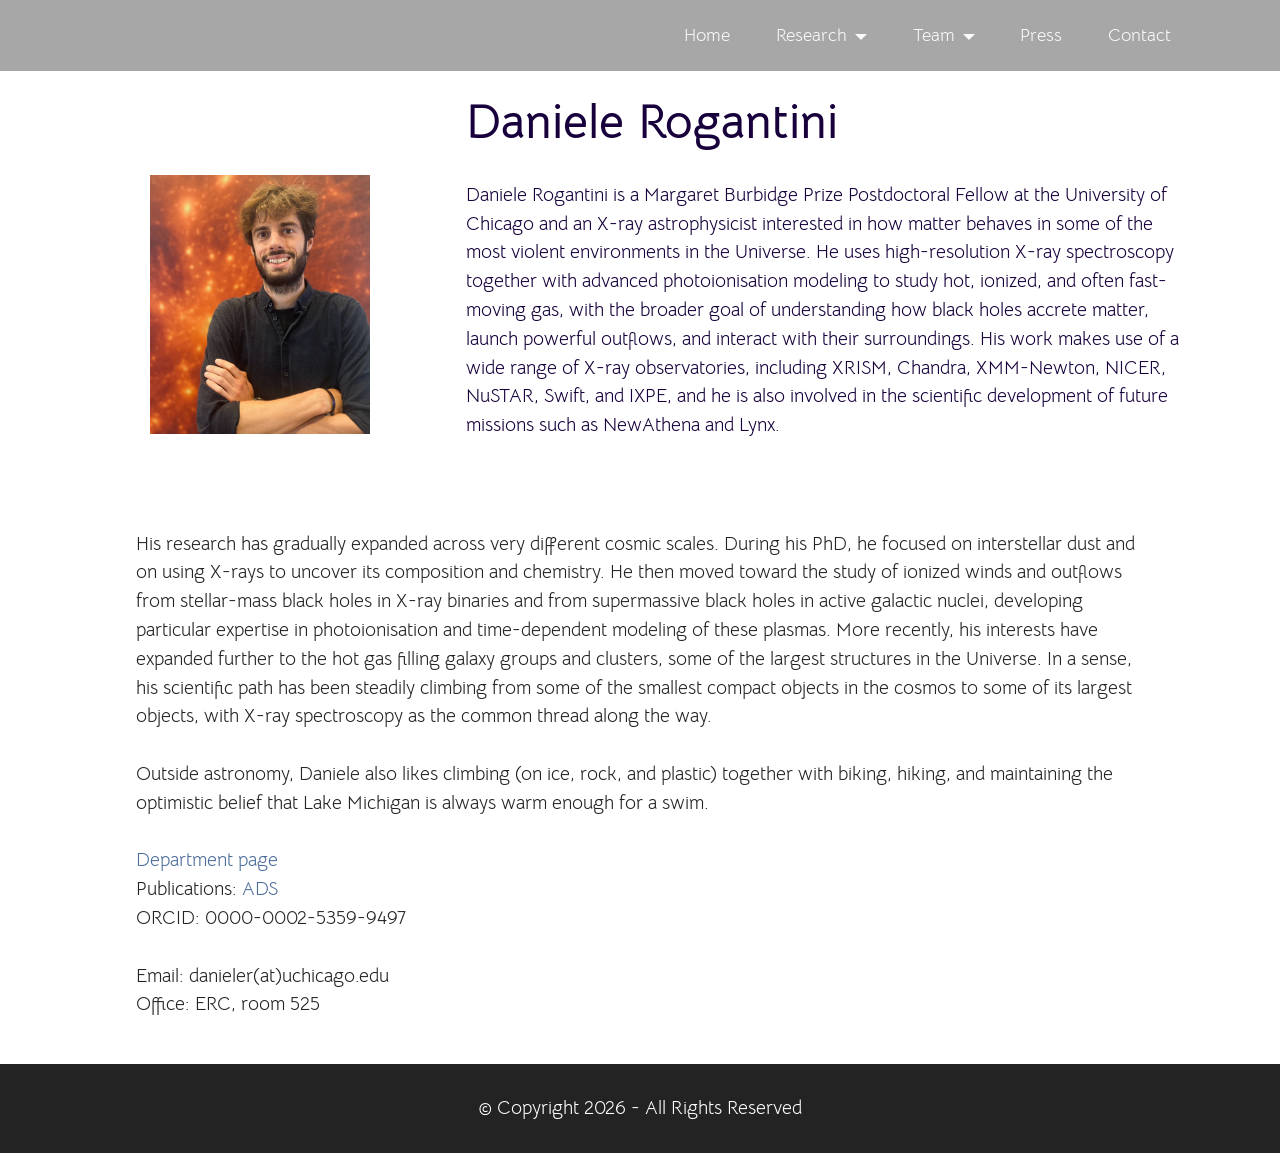
<file: page10.html>
<!DOCTYPE html>
<html  >
<head>
  
  <meta charset="UTF-8">
  <meta http-equiv="X-UA-Compatible" content="IE=edge">
  
  <meta name="viewport" content="width=device-width, initial-scale=1, minimum-scale=1">
  <link rel="shortcut icon" href="assets/images/logo.png" type="image/x-icon">
  <meta name="description" content="">
  
  
  <title>DR</title>
  <link rel="stylesheet" href="assets/bootstrap/css/bootstrap.min.css">
  <link rel="stylesheet" href="assets/dropdown/css/style.css">
  <link rel="stylesheet" href="assets/socicon/css/styles.css">
  <link rel="stylesheet" href="assets/theme/css/style.css">
  <link rel="preload" href="https://fonts.googleapis.com/css?family=Bellota+Text:300,300i,400,400i,700,700i&display=swap" as="style" onload="this.onload=null;this.rel='stylesheet'">
  <noscript><link rel="stylesheet" href="https://fonts.googleapis.com/css?family=Bellota+Text:300,300i,400,400i,700,700i&display=swap"></noscript>
  <link rel="preload" as="style" href="assets/mobirise/css/mbr-additional.css?v=UAqYyu"><link rel="stylesheet" href="assets/mobirise/css/mbr-additional.css?v=UAqYyu" type="text/css">

  
  
  
</head>
<body>
  
  <section data-bs-version="5.1" class="menu menu1 cid-vx2IEeOgHq" once="menu" id="menu1-5s">
    

    <nav class="navbar navbar-dropdown navbar-fixed-top navbar-expand-lg">
        <div class="container">
            <div class="navbar-brand">
                
                
            </div>
            <button class="navbar-toggler" type="button" data-toggle="collapse" data-bs-toggle="collapse" data-target="#navbarSupportedContent" data-bs-target="#navbarSupportedContent" aria-controls="navbarNavAltMarkup" aria-expanded="false" aria-label="Toggle navigation">
                <div class="hamburger">
                    <span></span>
                    <span></span>
                    <span></span>
                    <span></span>
                </div>
            </button>
            <div class="collapse navbar-collapse" id="navbarSupportedContent">
                <ul class="navbar-nav nav-dropdown nav-right navbar-nav-top-padding" data-app-modern-menu="true"><li class="nav-item"><a class="nav-link link text-white text-primary display-4" href="index.html">Home</a></li>
                    <li class="nav-item dropdown"><a class="nav-link link dropdown-toggle text-white display-4" href="#" data-toggle="dropdown-submenu" data-bs-toggle="dropdown" data-bs-auto-close="outside" aria-expanded="false">Research</a><div class="dropdown-menu" aria-labelledby="dropdown-357"><a class="dropdown-item text-white text-primary display-4" href="index.html#content4-13">Main topics</a><a class="show dropdown-item text-white text-primary display-4" href="page7.html">Publications<br></a><a class="show dropdown-item text-white text-primary display-4" href="page8.html">Codes and tools</a></div></li>
                    <li class="nav-item dropdown"><a class="nav-link link dropdown-toggle text-white display-4" href="#" data-toggle="dropdown-submenu" data-bs-toggle="dropdown" data-bs-auto-close="outside" aria-expanded="false">Team</a><div class="dropdown-menu" aria-labelledby="dropdown-605"><a class="dropdown-item text-white text-primary display-4" href="index.html#slider02-23">Current members<br></a><a class="dropdown-item text-white text-primary display-4" href="index.html#features18-27">Previous members<br></a><a class="show dropdown-item text-white text-primary display-4" href="page13.html">Opportunities</a></div>
                    </li><li class="nav-item"><a class="nav-link link text-white text-primary display-4" href="index.html#slider1-5o">Press</a></li><li class="nav-item"><a class="nav-link link text-white text-primary display-4" href="index.html#contacts01-2y">Contact</a></li></ul>
                
                
            </div>
        </div>
    </nav>
</section>

<section data-bs-version="5.1" class="nichem5 people3 cid-vvABgFFbzo" id="people03-56">

    

    
    

    <div class="container">
        <div class="row justify-content-center">
            <div class="col-12 col-md-12 col-lg-4 image-wrapper">
                <img class="w-100" src="assets/images/dr-2.png" alt="">
            </div>
            <div class="col-12 col-lg col-md-12">
                <div class="text-wrapper align-left">
                    
                    <h1 class="mbr-section-title mbr-fonts-style mb-4 display-2"><strong>Daniele Rogantini</strong></h1>
                    <p class="mbr-text mbr-fonts-style display-7">Daniele Rogantini is a Margaret Burbidge Prize Postdoctoral Fellow at the University of Chicago and an X-ray astrophysicist interested in how matter behaves in some of the most violent environments in the Universe. He uses high-resolution X-ray spectroscopy together with advanced photoionisation modeling to study hot, ionized, and often fast-moving gas, with the broader goal of understanding how black holes accrete matter, launch powerful outflows, and interact with their surroundings. His work makes use of a wide range of X-ray observatories, including XRISM, Chandra, XMM-Newton, NICER, NuSTAR, Swift, and IXPE, and he is also involved in the scientific development of future missions such as NewAthena and Lynx.<br><br><br></p>
                    
                </div>
            </div>
        </div>
    </div>
</section>

<section data-bs-version="5.1" class="content5 cid-vvABgGGHNL" id="content5-57">
    
    <div class="container-fluid">
        <div class="row justify-content-center">
            <div class="col-md-12 col-lg-10">
                
                
                <p class="mbr-text mbr-fonts-style display-7">His research has gradually expanded across very different cosmic scales. During his PhD, he focused on interstellar dust and on using X-rays to uncover its composition and chemistry. He then moved toward the study of ionized winds and outflows from stellar-mass black holes in X-ray binaries and from supermassive black holes in active galactic nuclei, developing particular expertise in photoionisation and time-dependent modeling of these plasmas. More recently, his interests have expanded further to the hot gas filling galaxy groups and clusters, some of the largest structures in the Universe. In a sense, his scientific path has been steadily climbing from some of the smallest compact objects in the cosmos to some of its largest objects, with X-ray spectroscopy as the common thread along the way.<br><br>Outside astronomy, Daniele also likes climbing (on ice, rock, and plastic) together with biking, hiking, and maintaining the optimistic belief that Lake Michigan is always warm enough for a swim.<br><br><a href="https://astrophysics.uchicago.edu/people/profile/daniele-rogantini/" class="text-primary">Department page</a><br>Publications:&nbsp;<a href="https://ui.adsabs.harvard.edu/user/libraries/b3h5l2HSRi-HgTXGcplGLQ" class="text-primary">ADS</a><br>ORCID: 0000-0002-5359-9497<br><br>Email: danieler(at)uchicago.edu<br>Office: ERC, room 525<br><br></p>
            </div>
        </div>
    </div>
</section>

<section data-bs-version="5.1" class="footer7 cid-vvABgHyG6d" once="footers" id="footer7-58">

    

    

    <div class="container">
        <div class="media-container-row align-center mbr-white">
            <div class="col-12">
                <p class="mbr-text mb-0 mbr-fonts-style display-7">
                    © Copyright 2026 - All Rights Reserved
                </p>
            </div>
        </div>
    </div>
</section>


<script src="assets/bootstrap/js/bootstrap.bundle.min.js"></script>
  <script src="assets/smoothscroll/smooth-scroll.js"></script>
  <script src="assets/ytplayer/index.js"></script>
  <script src="assets/dropdown/js/navbar-dropdown.js"></script>
  <script src="assets/theme/js/script.js"></script>
  
  
  
</body>
</html>
</file>
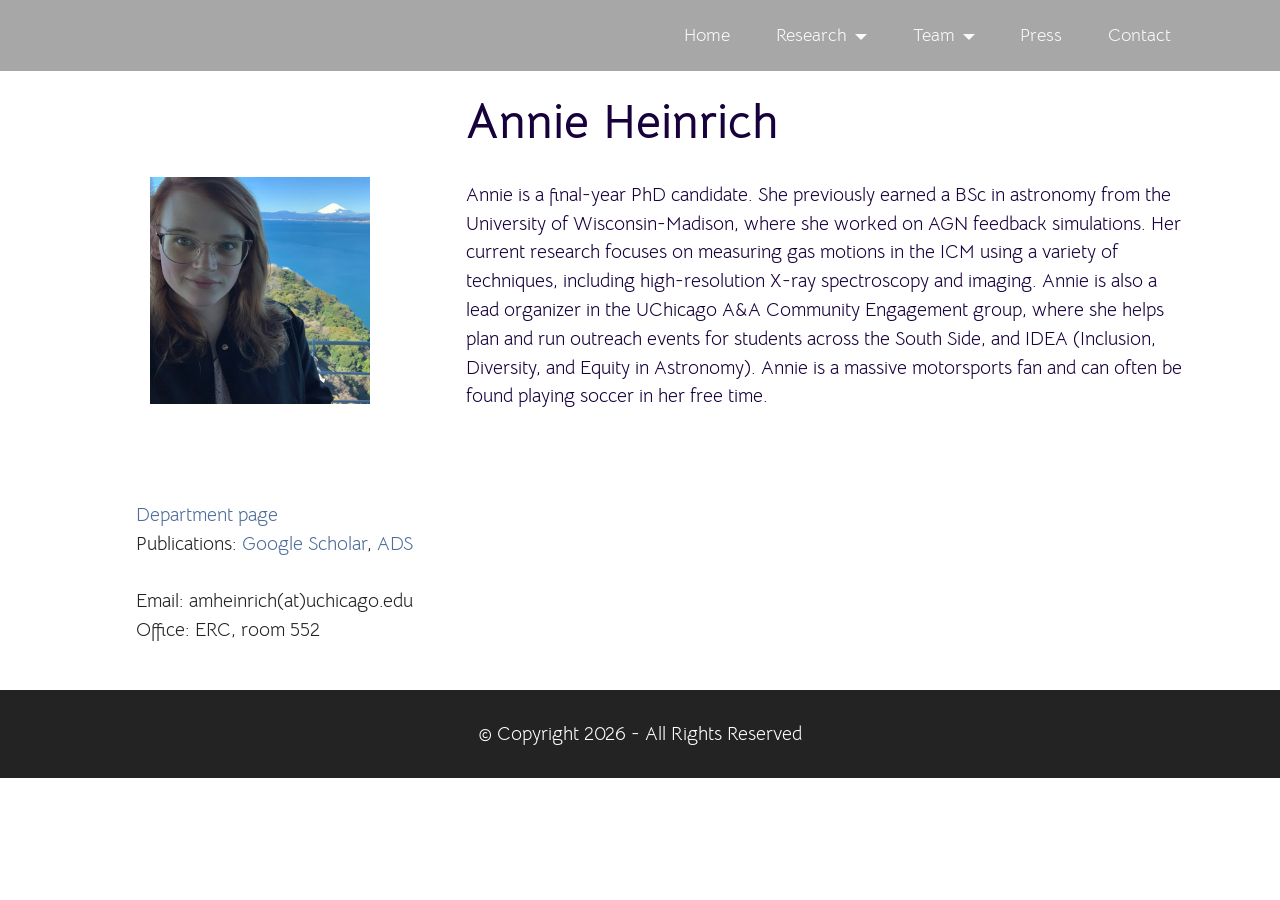
<file: page11.html>
<!DOCTYPE html>
<html  >
<head>
  
  <meta charset="UTF-8">
  <meta http-equiv="X-UA-Compatible" content="IE=edge">
  
  <meta name="viewport" content="width=device-width, initial-scale=1, minimum-scale=1">
  <link rel="shortcut icon" href="assets/images/logo.png" type="image/x-icon">
  <meta name="description" content="">
  
  
  <title>AH</title>
  <link rel="stylesheet" href="assets/bootstrap/css/bootstrap.min.css">
  <link rel="stylesheet" href="assets/dropdown/css/style.css">
  <link rel="stylesheet" href="assets/socicon/css/styles.css">
  <link rel="stylesheet" href="assets/theme/css/style.css">
  <link rel="preload" href="https://fonts.googleapis.com/css?family=Bellota+Text:300,300i,400,400i,700,700i&display=swap" as="style" onload="this.onload=null;this.rel='stylesheet'">
  <noscript><link rel="stylesheet" href="https://fonts.googleapis.com/css?family=Bellota+Text:300,300i,400,400i,700,700i&display=swap"></noscript>
  <link rel="preload" as="style" href="assets/mobirise/css/mbr-additional.css?v=Oo1yUA"><link rel="stylesheet" href="assets/mobirise/css/mbr-additional.css?v=Oo1yUA" type="text/css">

  
  
  
</head>
<body>
  
  <section data-bs-version="5.1" class="menu menu1 cid-vx2IEeOgHq" once="menu" id="menu1-5s">
    

    <nav class="navbar navbar-dropdown navbar-fixed-top navbar-expand-lg">
        <div class="container">
            <div class="navbar-brand">
                
                
            </div>
            <button class="navbar-toggler" type="button" data-toggle="collapse" data-bs-toggle="collapse" data-target="#navbarSupportedContent" data-bs-target="#navbarSupportedContent" aria-controls="navbarNavAltMarkup" aria-expanded="false" aria-label="Toggle navigation">
                <div class="hamburger">
                    <span></span>
                    <span></span>
                    <span></span>
                    <span></span>
                </div>
            </button>
            <div class="collapse navbar-collapse" id="navbarSupportedContent">
                <ul class="navbar-nav nav-dropdown nav-right navbar-nav-top-padding" data-app-modern-menu="true"><li class="nav-item"><a class="nav-link link text-white text-primary display-4" href="index.html">Home</a></li>
                    <li class="nav-item dropdown"><a class="nav-link link dropdown-toggle text-white display-4" href="#" data-toggle="dropdown-submenu" data-bs-toggle="dropdown" data-bs-auto-close="outside" aria-expanded="false">Research</a><div class="dropdown-menu" aria-labelledby="dropdown-357"><a class="dropdown-item text-white text-primary display-4" href="index.html#content4-13">Main topics</a><a class="show dropdown-item text-white text-primary display-4" href="page7.html">Publications<br></a><a class="show dropdown-item text-white text-primary display-4" href="page8.html">Codes and tools</a></div></li>
                    <li class="nav-item dropdown"><a class="nav-link link dropdown-toggle text-white display-4" href="#" data-toggle="dropdown-submenu" data-bs-toggle="dropdown" data-bs-auto-close="outside" aria-expanded="false">Team</a><div class="dropdown-menu" aria-labelledby="dropdown-605"><a class="dropdown-item text-white text-primary display-4" href="index.html#slider02-23">Current members<br></a><a class="dropdown-item text-white text-primary display-4" href="index.html#features18-27">Previous members<br></a><a class="show dropdown-item text-white text-primary display-4" href="page13.html">Opportunities</a></div>
                    </li><li class="nav-item"><a class="nav-link link text-white text-primary display-4" href="index.html#slider1-5o">Press</a></li><li class="nav-item"><a class="nav-link link text-white text-primary display-4" href="index.html#contacts01-2y">Contact</a></li></ul>
                
                
            </div>
        </div>
    </nav>
</section>

<section data-bs-version="5.1" class="nichem5 people3 cid-vvAFi6hE8k" id="people03-5a">

    

    
    

    <div class="container">
        <div class="row justify-content-center">
            <div class="col-12 col-md-12 col-lg-4 image-wrapper">
                <img class="w-100" src="assets/images/ah-3.png" alt="">
            </div>
            <div class="col-12 col-lg col-md-12">
                <div class="text-wrapper align-left">
                    
                    <h1 class="mbr-section-title mbr-fonts-style mb-4 display-2"><strong>Annie Heinrich</strong></h1>
                    <p class="mbr-text mbr-fonts-style display-7">Annie is a final-year PhD candidate. She previously earned a BSc in astronomy from the University of Wisconsin-Madison, where she worked on AGN feedback simulations. Her current research focuses on measuring gas motions in the ICM using a variety of techniques, including high-resolution X-ray spectroscopy and imaging. Annie is also a lead organizer in the UChicago A&amp;A Community Engagement group, where she helps plan and run outreach events for students across the South Side, and IDEA (Inclusion, Diversity, and Equity in Astronomy). Annie is a massive motorsports fan and can often be found playing soccer in her free time.<br><br><br></p>
                    
                </div>
            </div>
        </div>
    </div>
</section>

<section data-bs-version="5.1" class="content5 cid-vvAFi7gf1k" id="content5-5b">
    
    <div class="container-fluid">
        <div class="row justify-content-center">
            <div class="col-md-12 col-lg-10">
                
                
                <p class="mbr-text mbr-fonts-style display-7"><a href="https://astrophysics.uchicago.edu/people/profile/annie-heinrich/" class="text-primary">Department page</a><br>Publications: <a href="https://scholar.google.com/citations?user=VdFXhuIAAAAJ&hl=en" class="text-primary">Google Scholar</a>, <a href="https://ui.adsabs.harvard.edu/search/fq=%7B!type%3Daqp%20v%3D%24fq_database%7D&fq_database=database%3A%20astronomy&q=((author%3A(%22Heinrich%2CA.%22))%20AND%20year%3A2020-2026)&sort=date%20desc%2C%20bibcode%20desc&ui_tag=results%2Fgraph%2Fyear&p_=0" class="text-primary">ADS</a><br><br>Email: amheinrich(at)uchicago.edu<br>Office: ERC, room 552<br><br></p>
            </div>
        </div>
    </div>
</section>

<section data-bs-version="5.1" class="footer7 cid-vvAFi857rJ" once="footers" id="footer7-5c">

    

    

    <div class="container">
        <div class="media-container-row align-center mbr-white">
            <div class="col-12">
                <p class="mbr-text mb-0 mbr-fonts-style display-7">
                    © Copyright 2026 - All Rights Reserved
                </p>
            </div>
        </div>
    </div>
</section>


<script src="assets/bootstrap/js/bootstrap.bundle.min.js"></script>
  <script src="assets/smoothscroll/smooth-scroll.js"></script>
  <script src="assets/ytplayer/index.js"></script>
  <script src="assets/dropdown/js/navbar-dropdown.js"></script>
  <script src="assets/theme/js/script.js"></script>
  
  
  
</body>
</html>
</file>
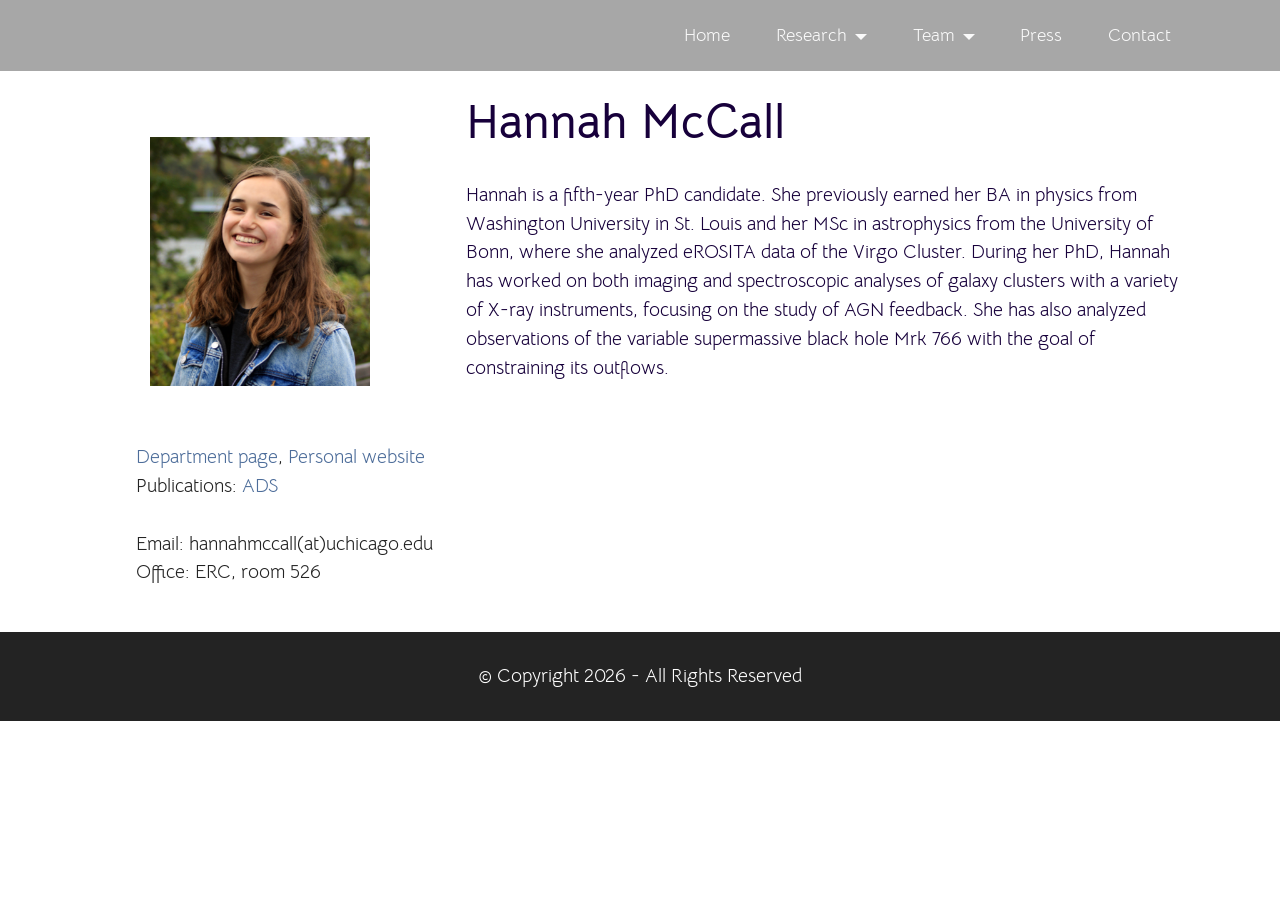
<file: page12.html>
<!DOCTYPE html>
<html  >
<head>
  
  <meta charset="UTF-8">
  <meta http-equiv="X-UA-Compatible" content="IE=edge">
  
  <meta name="viewport" content="width=device-width, initial-scale=1, minimum-scale=1">
  <link rel="shortcut icon" href="assets/images/logo.png" type="image/x-icon">
  <meta name="description" content="">
  
  
  <title>HM</title>
  <link rel="stylesheet" href="assets/bootstrap/css/bootstrap.min.css">
  <link rel="stylesheet" href="assets/dropdown/css/style.css">
  <link rel="stylesheet" href="assets/socicon/css/styles.css">
  <link rel="stylesheet" href="assets/theme/css/style.css">
  <link rel="preload" href="https://fonts.googleapis.com/css?family=Bellota+Text:300,300i,400,400i,700,700i&display=swap" as="style" onload="this.onload=null;this.rel='stylesheet'">
  <noscript><link rel="stylesheet" href="https://fonts.googleapis.com/css?family=Bellota+Text:300,300i,400,400i,700,700i&display=swap"></noscript>
  <link rel="preload" as="style" href="assets/mobirise/css/mbr-additional.css?v=iJjWCP"><link rel="stylesheet" href="assets/mobirise/css/mbr-additional.css?v=iJjWCP" type="text/css">

  
  
  
</head>
<body>
  
  <section data-bs-version="5.1" class="menu menu1 cid-vx2IEeOgHq" once="menu" id="menu1-5s">
    

    <nav class="navbar navbar-dropdown navbar-fixed-top navbar-expand-lg">
        <div class="container">
            <div class="navbar-brand">
                
                
            </div>
            <button class="navbar-toggler" type="button" data-toggle="collapse" data-bs-toggle="collapse" data-target="#navbarSupportedContent" data-bs-target="#navbarSupportedContent" aria-controls="navbarNavAltMarkup" aria-expanded="false" aria-label="Toggle navigation">
                <div class="hamburger">
                    <span></span>
                    <span></span>
                    <span></span>
                    <span></span>
                </div>
            </button>
            <div class="collapse navbar-collapse" id="navbarSupportedContent">
                <ul class="navbar-nav nav-dropdown nav-right navbar-nav-top-padding" data-app-modern-menu="true"><li class="nav-item"><a class="nav-link link text-white text-primary display-4" href="index.html">Home</a></li>
                    <li class="nav-item dropdown"><a class="nav-link link dropdown-toggle text-white display-4" href="#" data-toggle="dropdown-submenu" data-bs-toggle="dropdown" data-bs-auto-close="outside" aria-expanded="false">Research</a><div class="dropdown-menu" aria-labelledby="dropdown-357"><a class="dropdown-item text-white text-primary display-4" href="index.html#content4-13">Main topics</a><a class="show dropdown-item text-white text-primary display-4" href="page7.html">Publications<br></a><a class="show dropdown-item text-white text-primary display-4" href="page8.html">Codes and tools</a></div></li>
                    <li class="nav-item dropdown"><a class="nav-link link dropdown-toggle text-white display-4" href="#" data-toggle="dropdown-submenu" data-bs-toggle="dropdown" data-bs-auto-close="outside" aria-expanded="false">Team</a><div class="dropdown-menu" aria-labelledby="dropdown-605"><a class="dropdown-item text-white text-primary display-4" href="index.html#slider02-23">Current members<br></a><a class="dropdown-item text-white text-primary display-4" href="index.html#features18-27">Previous members<br></a><a class="show dropdown-item text-white text-primary display-4" href="page13.html">Opportunities</a></div>
                    </li><li class="nav-item"><a class="nav-link link text-white text-primary display-4" href="index.html#slider1-5o">Press</a></li><li class="nav-item"><a class="nav-link link text-white text-primary display-4" href="index.html#contacts01-2y">Contact</a></li></ul>
                
                
            </div>
        </div>
    </nav>
</section>

<section data-bs-version="5.1" class="nichem5 people3 cid-vvB366looF" id="people03-5e">

    

    
    

    <div class="container">
        <div class="row justify-content-center">
            <div class="col-12 col-md-12 col-lg-4 image-wrapper">
                <img class="w-100" src="assets/images/hmc-3.png" alt="">
            </div>
            <div class="col-12 col-lg col-md-12">
                <div class="text-wrapper align-left">
                    
                    <h1 class="mbr-section-title mbr-fonts-style mb-4 display-2"><strong>Hannah McCall</strong></h1>
                    <p class="mbr-text mbr-fonts-style display-7">Hannah is a fifth-year PhD candidate. She previously earned her BA in physics from Washington University in St. Louis and her MSc in astrophysics from the University of Bonn, where she analyzed eROSITA data of the Virgo Cluster. During her PhD, Hannah has worked on both imaging and spectroscopic analyses of galaxy clusters with a variety of X-ray instruments, focusing on the study of AGN feedback. She has also analyzed observations of the variable supermassive black hole Mrk 766 with the goal of constraining its outflows.<br><br></p>
                    
                </div>
            </div>
        </div>
    </div>
</section>

<section data-bs-version="5.1" class="content5 cid-vvB367hDEk" id="content5-5f">
    
    <div class="container-fluid">
        <div class="row justify-content-center">
            <div class="col-md-12 col-lg-10">
                
                
                <p class="mbr-text mbr-fonts-style display-7"><a href="https://astrophysics.uchicago.edu/people/profile/hannah-mccall/" class="text-primary">Department page</a>, <a href="https://hannahmccall.github.io/" class="text-primary">Personal website</a><br>Publications: <a href="https://ui.adsabs.harvard.edu/search/fq=%7B!type%3Daqp%20v%3D%24fq_database%7D&fq_database=database%3A%20astronomy&q=((author%3A(%22McCall%2CH.%22))%20AND%20year%3A2020-2026)&sort=date%20desc%2C%20bibcode%20desc&ui_tag=results%2Fgraph%2Fyear&p_=0" class="text-primary">ADS</a><br><br>Email: hannahmccall(at)uchicago.edu<br>Office: ERC, room 526<br><br></p>
            </div>
        </div>
    </div>
</section>

<section data-bs-version="5.1" class="footer7 cid-vvB36851FL" once="footers" id="footer7-5g">

    

    

    <div class="container">
        <div class="media-container-row align-center mbr-white">
            <div class="col-12">
                <p class="mbr-text mb-0 mbr-fonts-style display-7">
                    © Copyright 2026 - All Rights Reserved
                </p>
            </div>
        </div>
    </div>
</section>


<script src="assets/bootstrap/js/bootstrap.bundle.min.js"></script>
  <script src="assets/smoothscroll/smooth-scroll.js"></script>
  <script src="assets/ytplayer/index.js"></script>
  <script src="assets/dropdown/js/navbar-dropdown.js"></script>
  <script src="assets/theme/js/script.js"></script>
  
  
  
</body>
</html>
</file>
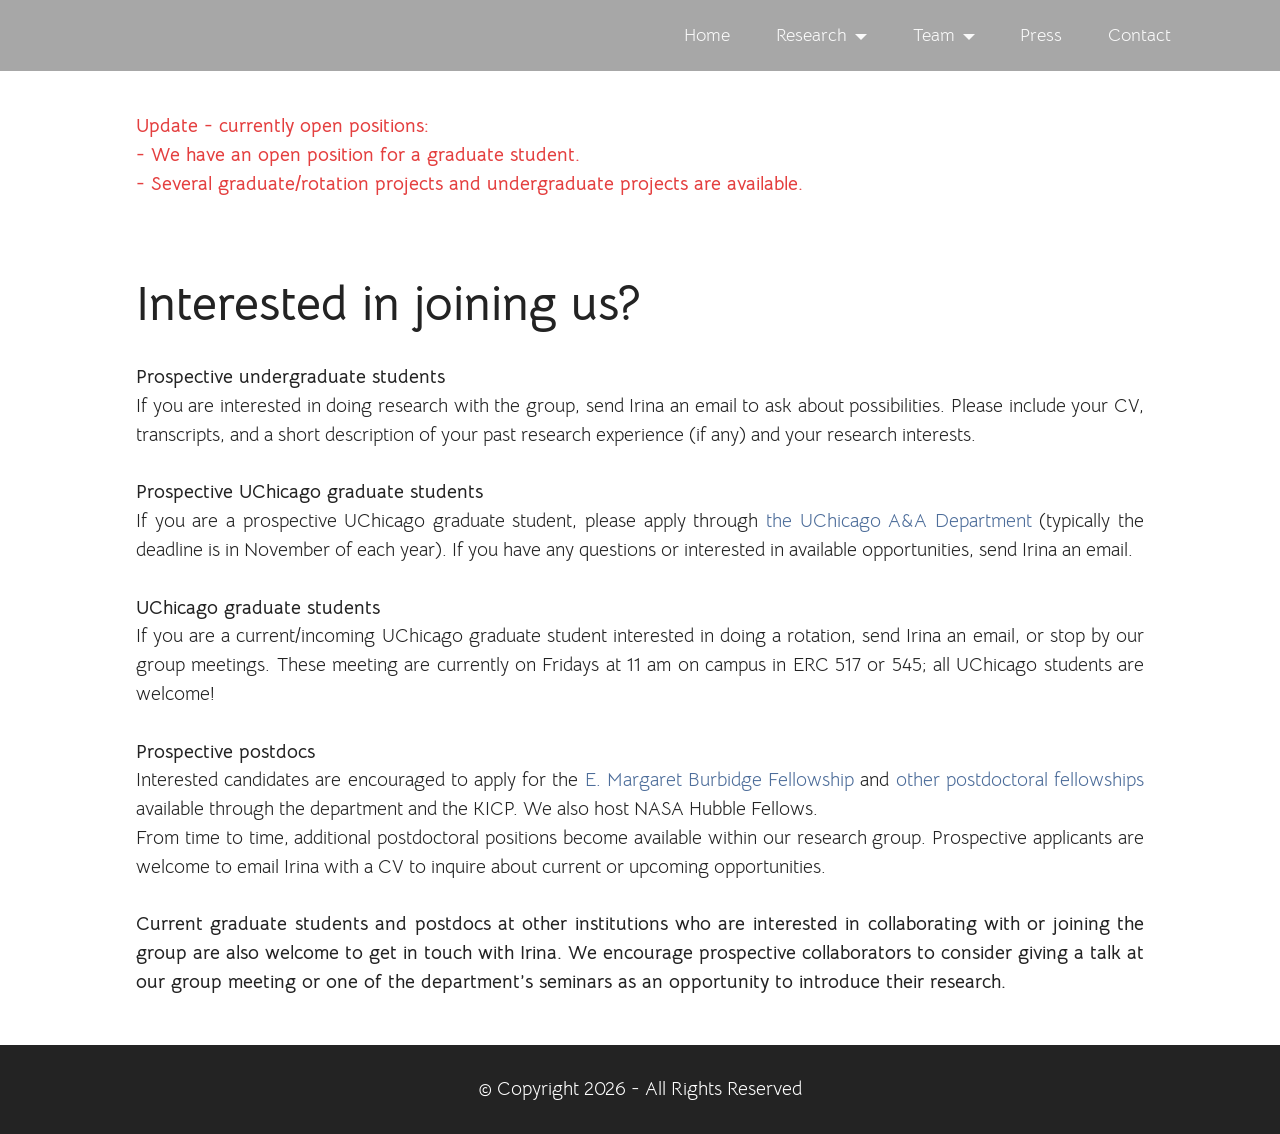
<file: page13.html>
<!DOCTYPE html>
<html  >
<head>
  
  <meta charset="UTF-8">
  <meta http-equiv="X-UA-Compatible" content="IE=edge">
  
  <meta name="viewport" content="width=device-width, initial-scale=1, minimum-scale=1">
  <link rel="shortcut icon" href="assets/images/logo.png" type="image/x-icon">
  <meta name="description" content="">
  
  
  <title>Joining</title>
  <link rel="stylesheet" href="assets/bootstrap/css/bootstrap.min.css">
  <link rel="stylesheet" href="assets/dropdown/css/style.css">
  <link rel="stylesheet" href="assets/socicon/css/styles.css">
  <link rel="stylesheet" href="assets/theme/css/style.css">
  <link rel="preload" href="https://fonts.googleapis.com/css?family=Bellota+Text:300,300i,400,400i,700,700i&display=swap" as="style" onload="this.onload=null;this.rel='stylesheet'">
  <noscript><link rel="stylesheet" href="https://fonts.googleapis.com/css?family=Bellota+Text:300,300i,400,400i,700,700i&display=swap"></noscript>
  <link rel="preload" as="style" href="assets/mobirise/css/mbr-additional.css?v=xgJWVj"><link rel="stylesheet" href="assets/mobirise/css/mbr-additional.css?v=xgJWVj" type="text/css">

  
  
  
</head>
<body>
  
  <section data-bs-version="5.1" class="menu menu1 cid-vx2IEeOgHq" once="menu" id="menu1-5s">
    

    <nav class="navbar navbar-dropdown navbar-fixed-top navbar-expand-lg">
        <div class="container">
            <div class="navbar-brand">
                
                
            </div>
            <button class="navbar-toggler" type="button" data-toggle="collapse" data-bs-toggle="collapse" data-target="#navbarSupportedContent" data-bs-target="#navbarSupportedContent" aria-controls="navbarNavAltMarkup" aria-expanded="false" aria-label="Toggle navigation">
                <div class="hamburger">
                    <span></span>
                    <span></span>
                    <span></span>
                    <span></span>
                </div>
            </button>
            <div class="collapse navbar-collapse" id="navbarSupportedContent">
                <ul class="navbar-nav nav-dropdown nav-right navbar-nav-top-padding" data-app-modern-menu="true"><li class="nav-item"><a class="nav-link link text-white text-primary display-4" href="index.html">Home</a></li>
                    <li class="nav-item dropdown"><a class="nav-link link dropdown-toggle text-white display-4" href="#" data-toggle="dropdown-submenu" data-bs-toggle="dropdown" data-bs-auto-close="outside" aria-expanded="false">Research</a><div class="dropdown-menu" aria-labelledby="dropdown-357"><a class="dropdown-item text-white text-primary display-4" href="index.html#content4-13">Main topics</a><a class="show dropdown-item text-white text-primary display-4" href="page7.html">Publications<br></a><a class="show dropdown-item text-white text-primary display-4" href="page8.html">Codes and tools</a></div></li>
                    <li class="nav-item dropdown"><a class="nav-link link dropdown-toggle text-white display-4" href="#" data-toggle="dropdown-submenu" data-bs-toggle="dropdown" data-bs-auto-close="outside" aria-expanded="false">Team</a><div class="dropdown-menu" aria-labelledby="dropdown-605"><a class="dropdown-item text-white text-primary display-4" href="index.html#slider02-23">Current members<br></a><a class="dropdown-item text-white text-primary display-4" href="index.html#features18-27">Previous members<br></a><a class="show dropdown-item text-white text-primary display-4" href="page13.html">Opportunities</a></div>
                    </li><li class="nav-item"><a class="nav-link link text-white text-primary display-4" href="index.html#slider1-5o">Press</a></li><li class="nav-item"><a class="nav-link link text-white text-primary display-4" href="index.html#contacts01-2y">Contact</a></li></ul>
                
                
            </div>
        </div>
    </nav>
</section>

<section data-bs-version="5.1" class="content5 cid-vvB4FBerdx" id="content5-5i">
    
    <div class="container-fluid">
        <div class="row justify-content-center">
            <div class="col-md-12 col-lg-10">
                
                
                <p class="mbr-text mbr-fonts-style display-7"><strong>Update - currently open positions:</strong><br><strong>- We&nbsp;have an open position for a graduate student.</strong><br><strong>- Several graduate/rotation projects and undergraduate projects are available.</strong></p>
            </div>
        </div>
    </div>
</section>

<section data-bs-version="5.1" class="content5 cid-vysIDTt6Ud" id="content5-5t">
    
    <div class="container-fluid">
        <div class="row justify-content-center">
            <div class="col-md-12 col-lg-10">
                <h3 class="mbr-section-title mbr-fonts-style mb-4 display-2">
                    <strong>Interested in joining us?</strong></h3>
                
                <p class="mbr-text mbr-fonts-style display-7"><strong>Prospective undergraduate students</strong><br>If you are interested in&nbsp;doing research with the group, send Irina an email to ask about possibilities. Please include your CV, transcripts, and a short description of your past research experience (if any) and your research interests.&nbsp;<br><br><strong>Prospective UChicago graduate students</strong><br>If you are a prospective UChicago graduate student, please apply through&nbsp;<a href="https://astrophysics.uchicago.edu/academics/graduate-programs/" class="text-primary">the UChicago A&amp;A Department</a> (typically the deadline is in November of each year). If you have any questions or interested in available opportunities, send Irina an email.<br><br><strong>UChicago graduate students</strong><br>If you are a current/incoming UChicago graduate student interested in doing a rotation, send Irina an email, or stop by our group meetings. These meeting are currently on Fridays at 11 am on campus in ERC 517 or 545; all UChicago students are welcome!<br><br><strong>Prospective postdocs</strong>&nbsp;<br>Interested candidates are encouraged to apply for the <a href="https://astrophysics.uchicago.edu/academics/postdoctoral-opportunities/e-margaret-burbidge-prize-postdoctoral-fellowship-in-astrophysics/" class="text-primary">E. Margaret Burbidge Fellowship</a> and <a href="https://astrophysics.uchicago.edu/academics/postdoctoral-opportunities/" class="text-primary">other postdoctoral fellowships</a> available through the department and the KICP. We also host NASA Hubble Fellows.<br>From time to time, additional postdoctoral positions become available within our research group. Prospective applicants are welcome to email Irina with a CV to inquire about current or upcoming opportunities.<br><br><strong>Current graduate students and postdocs at other institutions who are interested in collaborating with or joining the group are also welcome to get in touch with Irina. We encourage prospective collaborators to consider giving a talk at our group meeting or one of the department’s seminars as an opportunity to introduce their research.</strong><br></p>
            </div>
        </div>
    </div>
</section>

<section data-bs-version="5.1" class="footer7 cid-vvB4FEhh94" once="footers" id="footer7-5k">

    

    

    <div class="container">
        <div class="media-container-row align-center mbr-white">
            <div class="col-12">
                <p class="mbr-text mb-0 mbr-fonts-style display-7">
                    © Copyright 2026 - All Rights Reserved
                </p>
            </div>
        </div>
    </div>
</section>


<script src="assets/bootstrap/js/bootstrap.bundle.min.js"></script>
  <script src="assets/smoothscroll/smooth-scroll.js"></script>
  <script src="assets/ytplayer/index.js"></script>
  <script src="assets/dropdown/js/navbar-dropdown.js"></script>
  <script src="assets/theme/js/script.js"></script>
  
  
  
</body>
</html>
</file>
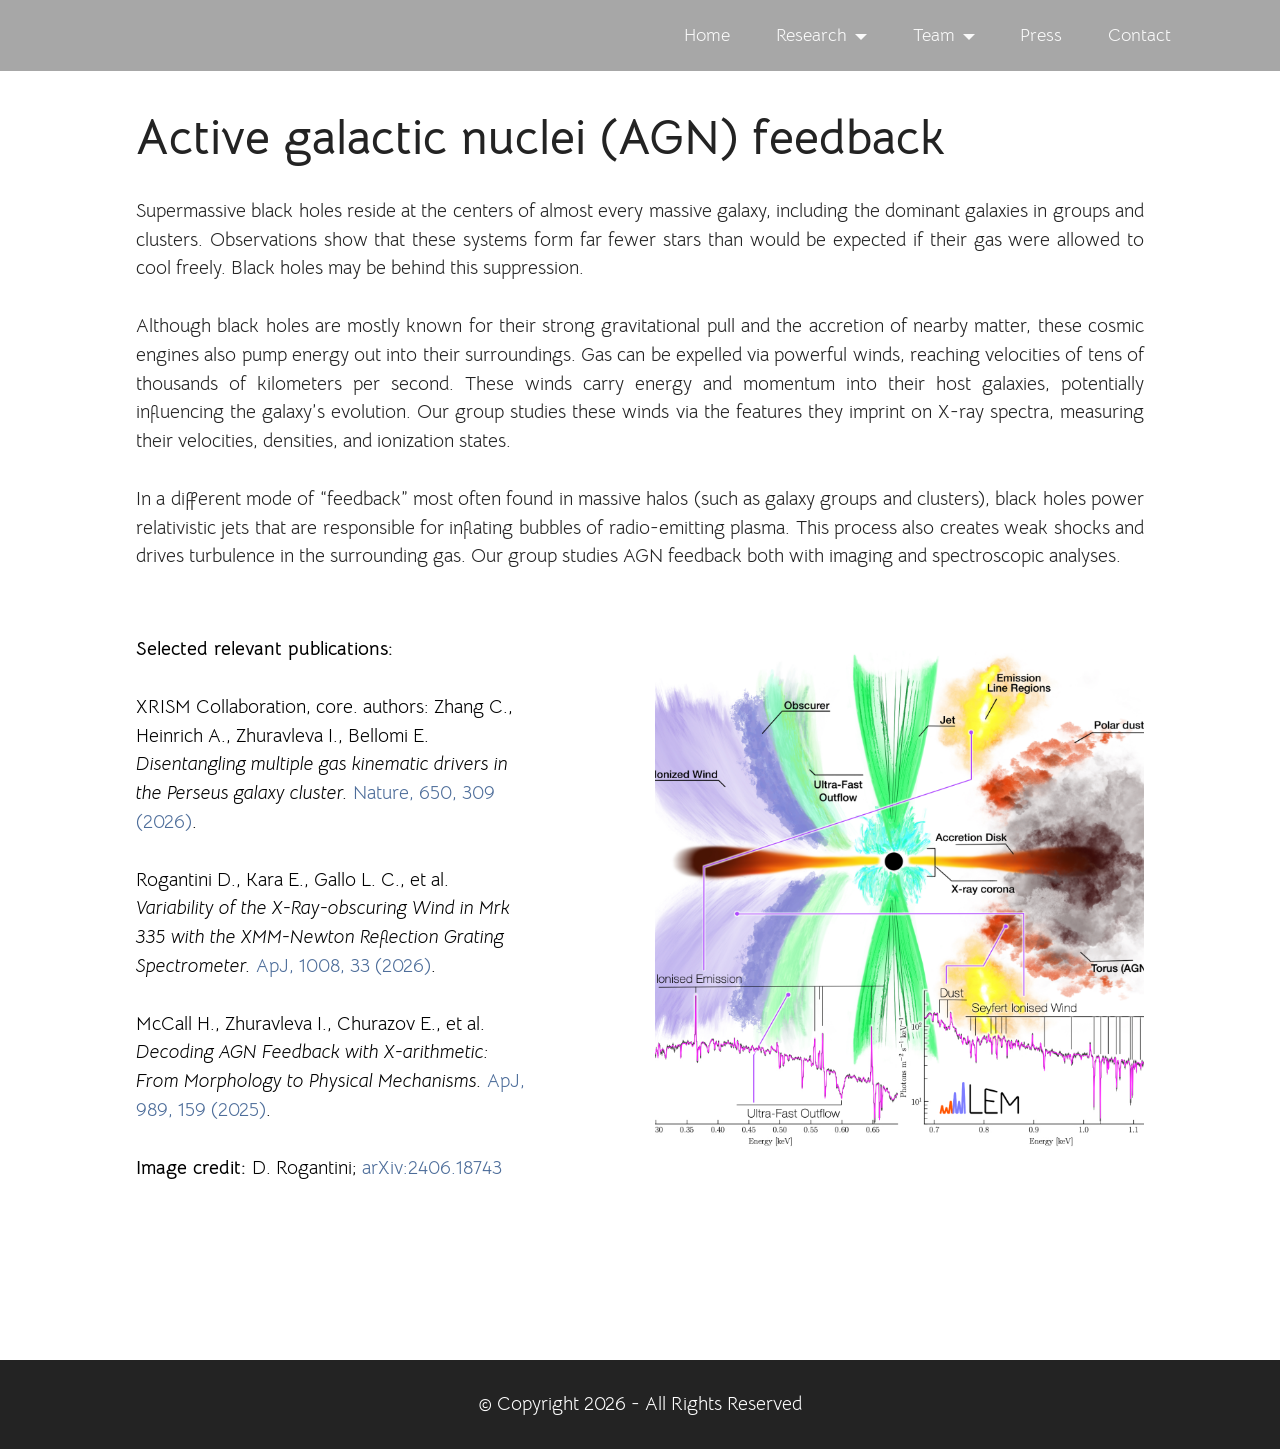
<file: page2.html>
<!DOCTYPE html>
<html  >
<head>
  
  <meta charset="UTF-8">
  <meta http-equiv="X-UA-Compatible" content="IE=edge">
  
  <meta name="viewport" content="width=device-width, initial-scale=1, minimum-scale=1">
  <link rel="shortcut icon" href="assets/images/logo.png" type="image/x-icon">
  <meta name="description" content="">
  
  
  <title>AGN_feedback</title>
  <link rel="stylesheet" href="assets/bootstrap/css/bootstrap.min.css">
  <link rel="stylesheet" href="assets/dropdown/css/style.css">
  <link rel="stylesheet" href="assets/socicon/css/styles.css">
  <link rel="stylesheet" href="assets/theme/css/style.css">
  <link rel="preload" href="https://fonts.googleapis.com/css?family=Bellota+Text:300,300i,400,400i,700,700i&display=swap" as="style" onload="this.onload=null;this.rel='stylesheet'">
  <noscript><link rel="stylesheet" href="https://fonts.googleapis.com/css?family=Bellota+Text:300,300i,400,400i,700,700i&display=swap"></noscript>
  <link rel="preload" as="style" href="assets/mobirise/css/mbr-additional.css?v=ODprdr"><link rel="stylesheet" href="assets/mobirise/css/mbr-additional.css?v=ODprdr" type="text/css">

  
  
  
</head>
<body>
  
  <section data-bs-version="5.1" class="menu menu1 cid-vx2IEeOgHq" once="menu" id="menu1-5s">
    

    <nav class="navbar navbar-dropdown navbar-fixed-top navbar-expand-lg">
        <div class="container">
            <div class="navbar-brand">
                
                
            </div>
            <button class="navbar-toggler" type="button" data-toggle="collapse" data-bs-toggle="collapse" data-target="#navbarSupportedContent" data-bs-target="#navbarSupportedContent" aria-controls="navbarNavAltMarkup" aria-expanded="false" aria-label="Toggle navigation">
                <div class="hamburger">
                    <span></span>
                    <span></span>
                    <span></span>
                    <span></span>
                </div>
            </button>
            <div class="collapse navbar-collapse" id="navbarSupportedContent">
                <ul class="navbar-nav nav-dropdown nav-right navbar-nav-top-padding" data-app-modern-menu="true"><li class="nav-item"><a class="nav-link link text-white text-primary display-4" href="index.html">Home</a></li>
                    <li class="nav-item dropdown"><a class="nav-link link dropdown-toggle text-white display-4" href="#" data-toggle="dropdown-submenu" data-bs-toggle="dropdown" data-bs-auto-close="outside" aria-expanded="false">Research</a><div class="dropdown-menu" aria-labelledby="dropdown-357"><a class="dropdown-item text-white text-primary display-4" href="index.html#content4-13">Main topics</a><a class="show dropdown-item text-white text-primary display-4" href="page7.html">Publications<br></a><a class="show dropdown-item text-white text-primary display-4" href="page8.html">Codes and tools</a></div></li>
                    <li class="nav-item dropdown"><a class="nav-link link dropdown-toggle text-white display-4" href="#" data-toggle="dropdown-submenu" data-bs-toggle="dropdown" data-bs-auto-close="outside" aria-expanded="false">Team</a><div class="dropdown-menu" aria-labelledby="dropdown-605"><a class="dropdown-item text-white text-primary display-4" href="index.html#slider02-23">Current members<br></a><a class="dropdown-item text-white text-primary display-4" href="index.html#features18-27">Previous members<br></a><a class="show dropdown-item text-white text-primary display-4" href="page13.html">Opportunities</a></div>
                    </li><li class="nav-item"><a class="nav-link link text-white text-primary display-4" href="index.html#slider1-5o">Press</a></li><li class="nav-item"><a class="nav-link link text-white text-primary display-4" href="index.html#contacts01-2y">Contact</a></li></ul>
                
                
            </div>
        </div>
    </nav>
</section>

<section data-bs-version="5.1" class="content5 cid-vvrqhdHyGS" id="content5-3i">
    
    <div class="container-fluid">
        <div class="row justify-content-center">
            <div class="col-md-12 col-lg-10">
                <h3 class="mbr-section-title mbr-fonts-style mb-4 display-2"><strong>Active galactic nuclei (AGN) feedback</strong></h3>
                
                <p class="mbr-text mbr-fonts-style display-7">Supermassive black holes reside at the centers of almost every massive galaxy, including the dominant galaxies in groups and clusters. Observations show that these systems form far fewer stars than would be expected if their gas were allowed to cool freely. Black holes may be behind this suppression.<br><br>Although black holes are mostly known for their strong gravitational pull and the accretion of nearby matter, these cosmic engines also pump energy out into their surroundings. Gas can be expelled via powerful winds, reaching velocities of tens of thousands of kilometers per second. These winds carry energy and momentum into their host galaxies, potentially influencing the galaxy’s evolution. Our group studies these winds via the features they imprint on X-ray spectra, measuring their velocities, densities, and ionization states.<br> <br>In a different mode of “feedback” most often found in massive halos (such as galaxy groups and clusters), black holes power relativistic jets that are responsible for inflating bubbles of radio-emitting plasma. This process also creates weak shocks and drives turbulence in the surrounding gas. Our group studies AGN feedback both with imaging and spectroscopic analyses.<br></p>
            </div>
        </div>
    </div>
</section>

<section data-bs-version="5.1" class="article03 sharpm5 cid-vvrqhdWnSa" id="article03-3j">
    

    
    

    <div class="container-fluid">
        <div class="row justify-content-center">
            <div class="col-12 col-lg-5 card">
                <div class="content-wrapper">
                    
                    
                    <div class="text-wrap">
                        <p class="mbr-text mbr-fonts-style display-7"><strong>Selected relevant publications:</strong><br><br>XRISM Collaboration, core. authors: Zhang C., Heinrich A., Zhuravleva I., Bellomi E. <em>Disentangling multiple gas kinematic drivers in the Perseus galaxy cluster.</em> <a href="https://ui.adsabs.harvard.edu/abs/2026Natur.650..309T/abstract" class="text-primary">Nature, 650, 309 (2026)</a>.&nbsp;<br><br>Rogantini D., Kara E., Gallo L. C., et al. <em>Variability of the X-Ray-obscuring Wind in Mrk 335 with the XMM-Newton Reflection Grating Spectrometer.</em> <a href="https://ui.adsabs.harvard.edu/abs/2026ApJ..1008...33R/abstract" class="text-primary">ApJ, 1008, 33 (2026)</a>.&nbsp;<br><br>McCall H., Zhuravleva I., Churazov E., et al. <em>Decoding AGN Feedback with X-arithmetic: From Morphology to Physical Mechanisms.</em> <a href="https://ui.adsabs.harvard.edu/abs/2025ApJ...989..159M/abstract" class="text-primary">ApJ, 989, 159 (2025)</a>.&nbsp;<br><br><strong>Image credit: </strong>D. Rogantini; <a href="https://ui.adsabs.harvard.edu/abs/2024arXiv240618743W/abstract" class="text-primary">arXiv:2406.18743</a><br><br><strong><br></strong></p>
                    </div>
                    
                </div>
            </div>
            <div class="col-12 col-lg-5 card">
                <div class="image-wrapper">
                    <img class="radius-right" src="assets/images/screenshot-2026-10-16-at-12.56.48pm.png" alt="">
                </div>
            </div>
        </div>
    </div>
</section>

<section data-bs-version="5.1" class="footer7 cid-vvrqheAn86" once="footers" id="footer7-3k">

    

    

    <div class="container">
        <div class="media-container-row align-center mbr-white">
            <div class="col-12">
                <p class="mbr-text mb-0 mbr-fonts-style display-7">
                    © Copyright 2026 - All Rights Reserved
                </p>
            </div>
        </div>
    </div>
</section>


<script src="assets/bootstrap/js/bootstrap.bundle.min.js"></script>
  <script src="assets/smoothscroll/smooth-scroll.js"></script>
  <script src="assets/ytplayer/index.js"></script>
  <script src="assets/dropdown/js/navbar-dropdown.js"></script>
  <script src="assets/theme/js/script.js"></script>
  
  
  
</body>
</html>
</file>
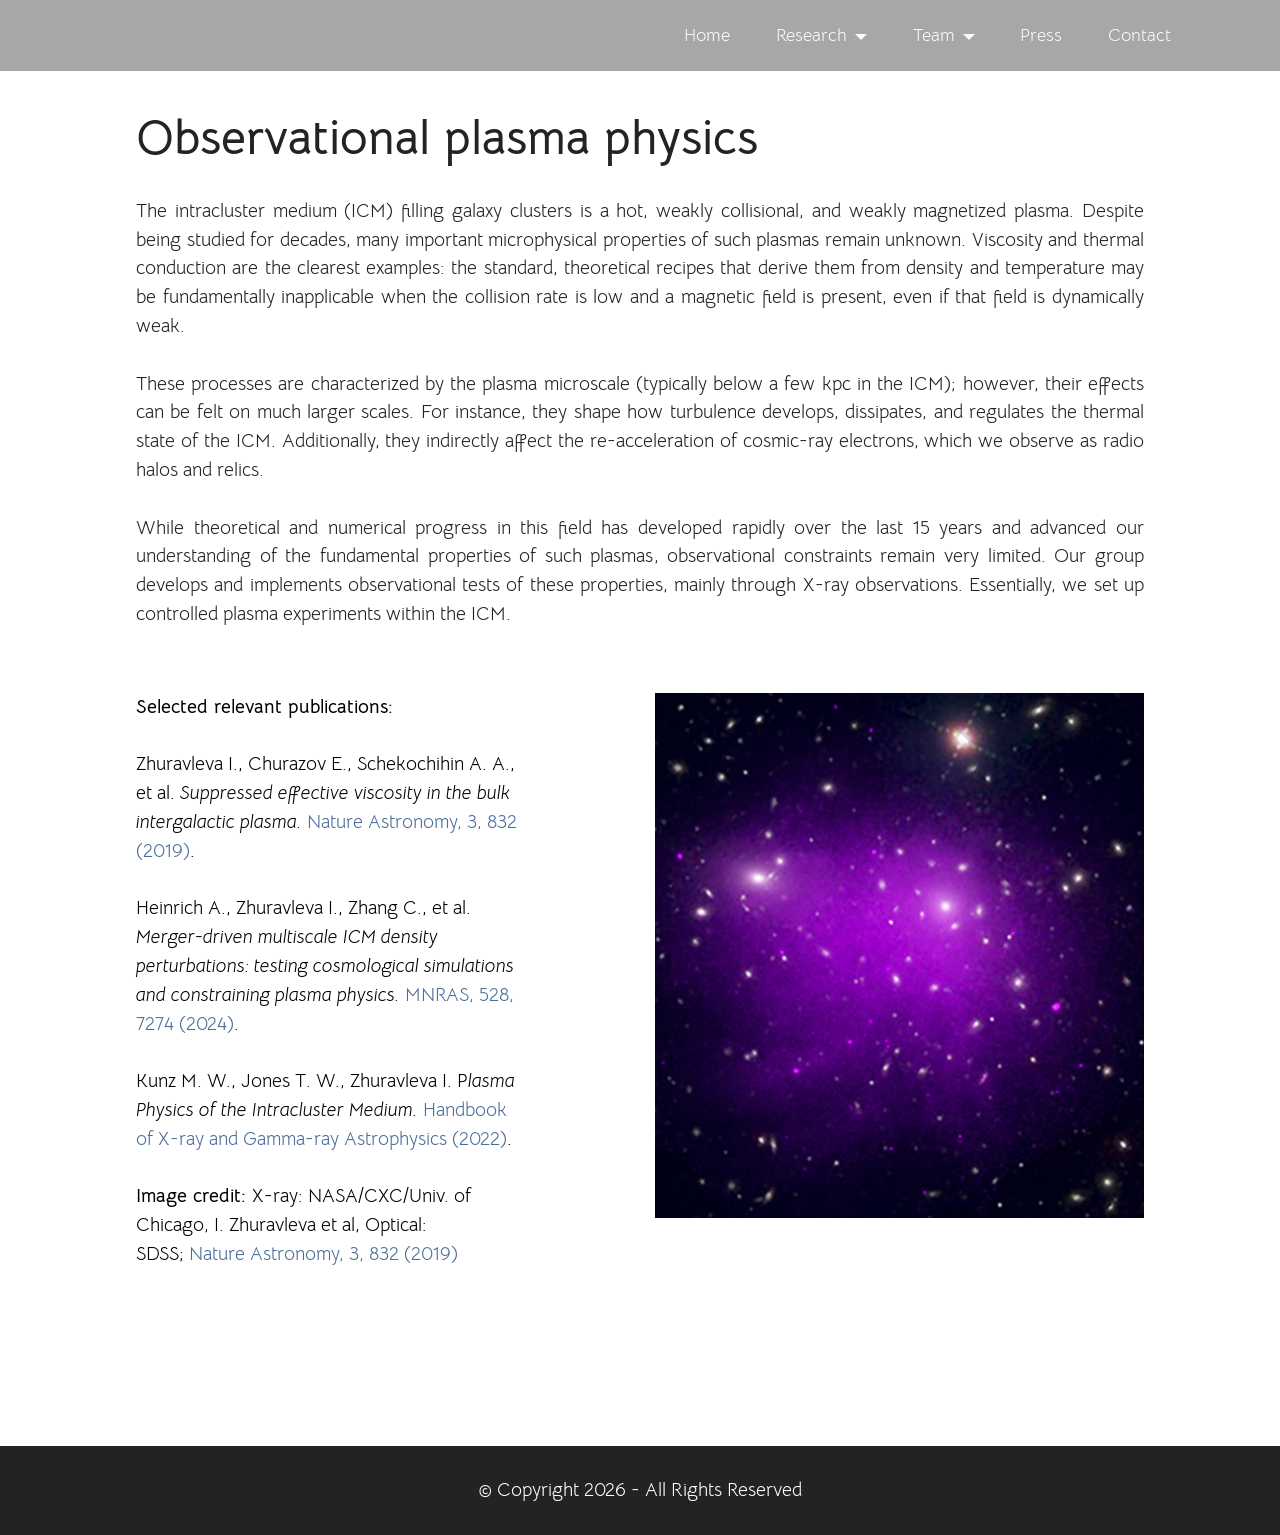
<file: page3.html>
<!DOCTYPE html>
<html  >
<head>
  
  <meta charset="UTF-8">
  <meta http-equiv="X-UA-Compatible" content="IE=edge">
  
  <meta name="viewport" content="width=device-width, initial-scale=1, minimum-scale=1">
  <link rel="shortcut icon" href="assets/images/logo.png" type="image/x-icon">
  <meta name="description" content="">
  
  
  <title>Plasma</title>
  <link rel="stylesheet" href="assets/bootstrap/css/bootstrap.min.css">
  <link rel="stylesheet" href="assets/dropdown/css/style.css">
  <link rel="stylesheet" href="assets/socicon/css/styles.css">
  <link rel="stylesheet" href="assets/theme/css/style.css">
  <link rel="preload" href="https://fonts.googleapis.com/css?family=Bellota+Text:300,300i,400,400i,700,700i&display=swap" as="style" onload="this.onload=null;this.rel='stylesheet'">
  <noscript><link rel="stylesheet" href="https://fonts.googleapis.com/css?family=Bellota+Text:300,300i,400,400i,700,700i&display=swap"></noscript>
  <link rel="preload" as="style" href="assets/mobirise/css/mbr-additional.css?v=sOwYgS"><link rel="stylesheet" href="assets/mobirise/css/mbr-additional.css?v=sOwYgS" type="text/css">

  
  
  
</head>
<body>
  
  <section data-bs-version="5.1" class="menu menu1 cid-vx2IEeOgHq" once="menu" id="menu1-5s">
    

    <nav class="navbar navbar-dropdown navbar-fixed-top navbar-expand-lg">
        <div class="container">
            <div class="navbar-brand">
                
                
            </div>
            <button class="navbar-toggler" type="button" data-toggle="collapse" data-bs-toggle="collapse" data-target="#navbarSupportedContent" data-bs-target="#navbarSupportedContent" aria-controls="navbarNavAltMarkup" aria-expanded="false" aria-label="Toggle navigation">
                <div class="hamburger">
                    <span></span>
                    <span></span>
                    <span></span>
                    <span></span>
                </div>
            </button>
            <div class="collapse navbar-collapse" id="navbarSupportedContent">
                <ul class="navbar-nav nav-dropdown nav-right navbar-nav-top-padding" data-app-modern-menu="true"><li class="nav-item"><a class="nav-link link text-white text-primary display-4" href="index.html">Home</a></li>
                    <li class="nav-item dropdown"><a class="nav-link link dropdown-toggle text-white display-4" href="#" data-toggle="dropdown-submenu" data-bs-toggle="dropdown" data-bs-auto-close="outside" aria-expanded="false">Research</a><div class="dropdown-menu" aria-labelledby="dropdown-357"><a class="dropdown-item text-white text-primary display-4" href="index.html#content4-13">Main topics</a><a class="show dropdown-item text-white text-primary display-4" href="page7.html">Publications<br></a><a class="show dropdown-item text-white text-primary display-4" href="page8.html">Codes and tools</a></div></li>
                    <li class="nav-item dropdown"><a class="nav-link link dropdown-toggle text-white display-4" href="#" data-toggle="dropdown-submenu" data-bs-toggle="dropdown" data-bs-auto-close="outside" aria-expanded="false">Team</a><div class="dropdown-menu" aria-labelledby="dropdown-605"><a class="dropdown-item text-white text-primary display-4" href="index.html#slider02-23">Current members<br></a><a class="dropdown-item text-white text-primary display-4" href="index.html#features18-27">Previous members<br></a><a class="show dropdown-item text-white text-primary display-4" href="page13.html">Opportunities</a></div>
                    </li><li class="nav-item"><a class="nav-link link text-white text-primary display-4" href="index.html#slider1-5o">Press</a></li><li class="nav-item"><a class="nav-link link text-white text-primary display-4" href="index.html#contacts01-2y">Contact</a></li></ul>
                
                
            </div>
        </div>
    </nav>
</section>

<section data-bs-version="5.1" class="content5 cid-vvrDcPLTcj" id="content5-3m">
    
    <div class="container-fluid">
        <div class="row justify-content-center">
            <div class="col-md-12 col-lg-10">
                <h3 class="mbr-section-title mbr-fonts-style mb-4 display-2"><strong>Observational plasma physics</strong></h3>
                
                <p class="mbr-text mbr-fonts-style display-7">The intracluster medium (ICM) filling galaxy clusters is a hot, weakly collisional, and weakly magnetized plasma. Despite being studied for decades, many important microphysical properties of such plasmas remain unknown. Viscosity and thermal conduction are the clearest examples: the standard, theoretical recipes that derive them from density and temperature may be fundamentally inapplicable when the collision rate is low and a magnetic field is present, even if that field is dynamically weak. <br><br>These processes are characterized by the plasma microscale (typically below a few kpc in the ICM); however, their effects can be felt on much larger scales. For instance, they shape how turbulence develops, dissipates, and regulates the thermal state of the ICM. Additionally, they indirectly affect the re-acceleration of cosmic-ray electrons, which we observe as radio halos and relics.<br> <br>While theoretical and numerical progress in this field has developed rapidly over the last 15 years and advanced our understanding of the fundamental properties of such plasmas, observational constraints remain very limited. Our group develops and implements observational tests of these properties, mainly through X-ray observations. Essentially, we set up controlled plasma experiments within the ICM.&nbsp;<br></p>
            </div>
        </div>
    </div>
</section>

<section data-bs-version="5.1" class="article03 sharpm5 cid-vvrDcQnzH7" id="article03-3n">
    

    
    

    <div class="container-fluid">
        <div class="row justify-content-center">
            <div class="col-12 col-lg-5 card">
                <div class="content-wrapper">
                    
                    
                    <div class="text-wrap">
                        <p class="mbr-text mbr-fonts-style display-7"><strong>Selected relevant publications:</strong><br><br>Zhuravleva I., Churazov E., Schekochihin A. A., et al. <em>Suppressed effective viscosity in the bulk intergalactic plasma.</em> <a href="https://ui.adsabs.harvard.edu/abs/2019NatAs...3..832Z/abstract" class="text-primary">Nature Astronomy, 3, 832 (2019)</a>.&nbsp;<br><br>Heinrich A., Zhuravleva I., Zhang C., et al. <em>Merger-driven multiscale ICM density perturbations: testing cosmological simulations and constraining plasma physics.</em> <a href="https://ui.adsabs.harvard.edu/abs/2024MNRAS.528.7274H/abstract" class="text-primary">MNRAS, 528, 7274 (2024)</a>.&nbsp;<br><br>Kunz M. W., Jones T. W., Zhuravleva I.&nbsp;P<em>lasma Physics of the Intracluster Medium.</em>&nbsp;<a href="https://ui.adsabs.harvard.edu/abs/2022hxga.book...56K/abstract" class="text-primary">Handbook of X-ray and Gamma-ray Astrophysics (2022)</a>.<br><br><strong>Image credit:&nbsp;</strong>X-ray: NASA/CXC/Univ. of Chicago, I. Zhuravleva et al, Optical: SDSS;&nbsp;<a href="https://ui.adsabs.harvard.edu/abs/2019NatAs...3..832Z/abstract" class="text-primary">Nature Astronomy, 3, 832 (2019)</a><strong><br></strong><br><strong><br></strong></p>
                    </div>
                    
                </div>
            </div>
            <div class="col-12 col-lg-5 card">
                <div class="image-wrapper">
                    <img class="radius-right" src="assets/images/coma.png" alt="">
                </div>
            </div>
        </div>
    </div>
</section>

<section data-bs-version="5.1" class="footer7 cid-vvrDcQKzQe" once="footers" id="footer7-3o">

    

    

    <div class="container">
        <div class="media-container-row align-center mbr-white">
            <div class="col-12">
                <p class="mbr-text mb-0 mbr-fonts-style display-7">
                    © Copyright 2026 - All Rights Reserved
                </p>
            </div>
        </div>
    </div>
</section>


<script src="assets/bootstrap/js/bootstrap.bundle.min.js"></script>
  <script src="assets/smoothscroll/smooth-scroll.js"></script>
  <script src="assets/ytplayer/index.js"></script>
  <script src="assets/dropdown/js/navbar-dropdown.js"></script>
  <script src="assets/theme/js/script.js"></script>
  
  
  
</body>
</html>
</file>
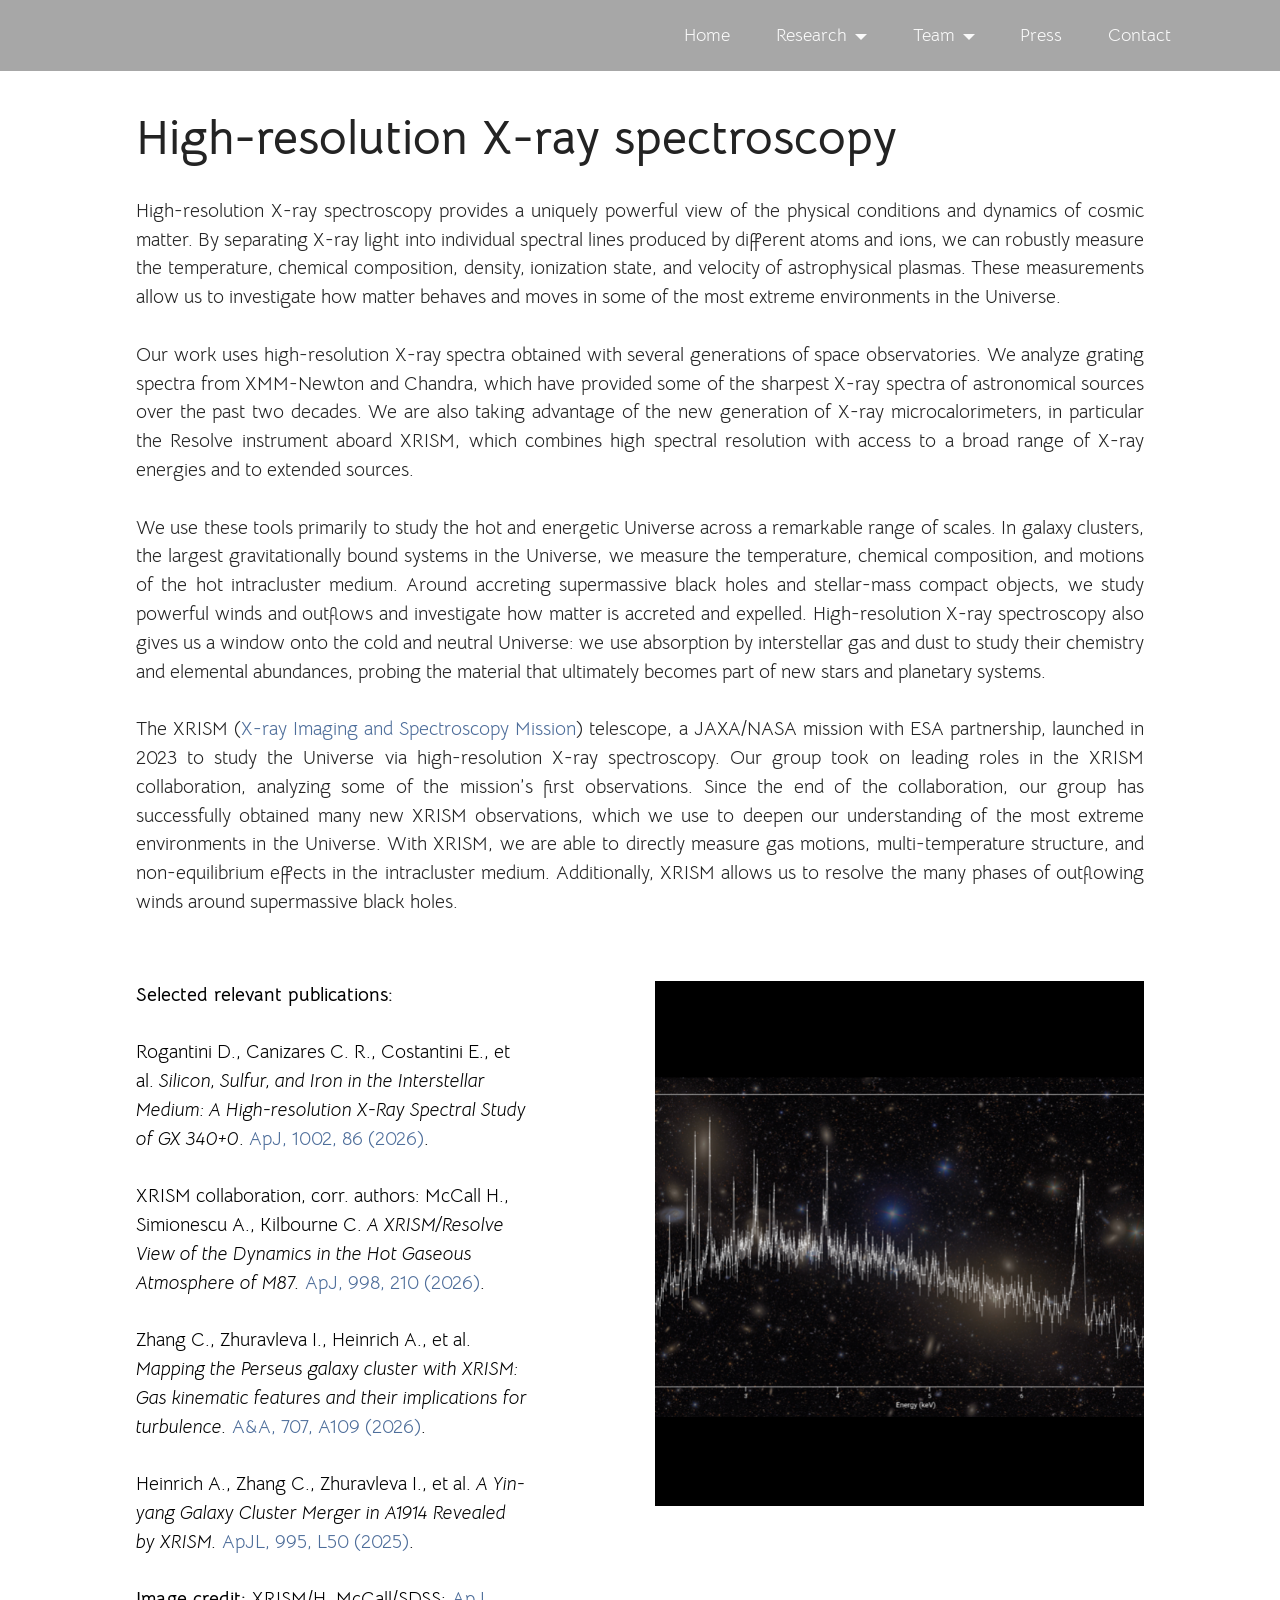
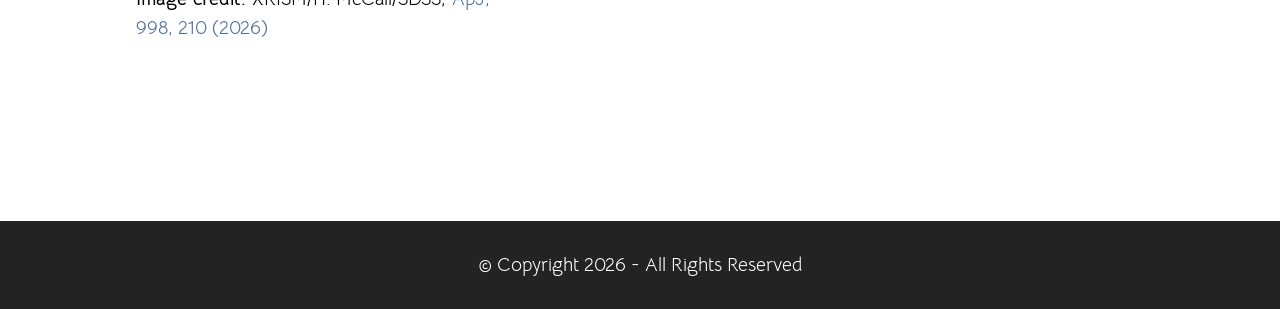
<file: page4.html>
<!DOCTYPE html>
<html  >
<head>
  
  <meta charset="UTF-8">
  <meta http-equiv="X-UA-Compatible" content="IE=edge">
  
  <meta name="viewport" content="width=device-width, initial-scale=1, minimum-scale=1">
  <link rel="shortcut icon" href="assets/images/logo.png" type="image/x-icon">
  <meta name="description" content="">
  
  
  <title>X-ray_spectroscopy</title>
  <link rel="stylesheet" href="assets/bootstrap/css/bootstrap.min.css">
  <link rel="stylesheet" href="assets/dropdown/css/style.css">
  <link rel="stylesheet" href="assets/socicon/css/styles.css">
  <link rel="stylesheet" href="assets/theme/css/style.css">
  <link rel="preload" href="https://fonts.googleapis.com/css?family=Bellota+Text:300,300i,400,400i,700,700i&display=swap" as="style" onload="this.onload=null;this.rel='stylesheet'">
  <noscript><link rel="stylesheet" href="https://fonts.googleapis.com/css?family=Bellota+Text:300,300i,400,400i,700,700i&display=swap"></noscript>
  <link rel="preload" as="style" href="assets/mobirise/css/mbr-additional.css?v=aFLFe0"><link rel="stylesheet" href="assets/mobirise/css/mbr-additional.css?v=aFLFe0" type="text/css">

  
  
  
</head>
<body>
  
  <section data-bs-version="5.1" class="menu menu1 cid-vx2IEeOgHq" once="menu" id="menu1-5s">
    

    <nav class="navbar navbar-dropdown navbar-fixed-top navbar-expand-lg">
        <div class="container">
            <div class="navbar-brand">
                
                
            </div>
            <button class="navbar-toggler" type="button" data-toggle="collapse" data-bs-toggle="collapse" data-target="#navbarSupportedContent" data-bs-target="#navbarSupportedContent" aria-controls="navbarNavAltMarkup" aria-expanded="false" aria-label="Toggle navigation">
                <div class="hamburger">
                    <span></span>
                    <span></span>
                    <span></span>
                    <span></span>
                </div>
            </button>
            <div class="collapse navbar-collapse" id="navbarSupportedContent">
                <ul class="navbar-nav nav-dropdown nav-right navbar-nav-top-padding" data-app-modern-menu="true"><li class="nav-item"><a class="nav-link link text-white text-primary display-4" href="index.html">Home</a></li>
                    <li class="nav-item dropdown"><a class="nav-link link dropdown-toggle text-white display-4" href="#" data-toggle="dropdown-submenu" data-bs-toggle="dropdown" data-bs-auto-close="outside" aria-expanded="false">Research</a><div class="dropdown-menu" aria-labelledby="dropdown-357"><a class="dropdown-item text-white text-primary display-4" href="index.html#content4-13">Main topics</a><a class="show dropdown-item text-white text-primary display-4" href="page7.html">Publications<br></a><a class="show dropdown-item text-white text-primary display-4" href="page8.html">Codes and tools</a></div></li>
                    <li class="nav-item dropdown"><a class="nav-link link dropdown-toggle text-white display-4" href="#" data-toggle="dropdown-submenu" data-bs-toggle="dropdown" data-bs-auto-close="outside" aria-expanded="false">Team</a><div class="dropdown-menu" aria-labelledby="dropdown-605"><a class="dropdown-item text-white text-primary display-4" href="index.html#slider02-23">Current members<br></a><a class="dropdown-item text-white text-primary display-4" href="index.html#features18-27">Previous members<br></a><a class="show dropdown-item text-white text-primary display-4" href="page13.html">Opportunities</a></div>
                    </li><li class="nav-item"><a class="nav-link link text-white text-primary display-4" href="index.html#slider1-5o">Press</a></li><li class="nav-item"><a class="nav-link link text-white text-primary display-4" href="index.html#contacts01-2y">Contact</a></li></ul>
                
                
            </div>
        </div>
    </nav>
</section>

<section data-bs-version="5.1" class="content5 cid-vvrFTlxaO6" id="content5-3q">
    
    <div class="container-fluid">
        <div class="row justify-content-center">
            <div class="col-md-12 col-lg-10">
                <h3 class="mbr-section-title mbr-fonts-style mb-4 display-2"><strong>High-resolution X-ray spectroscopy</strong></h3>
                
                <p class="mbr-text mbr-fonts-style display-7">High-resolution X-ray spectroscopy provides a uniquely powerful view of the physical conditions and dynamics of cosmic matter. By separating X-ray light into individual spectral lines produced by different atoms and ions, we can robustly measure the temperature, chemical composition, density, ionization state, and velocity of astrophysical plasmas. These measurements allow us to investigate how matter behaves and moves in some of the most extreme environments in the Universe.<br><br>Our work uses high-resolution X-ray spectra obtained with several generations of space observatories. We analyze grating spectra from XMM-Newton and Chandra, which have provided some of the sharpest X-ray spectra of astronomical sources over the past two decades. We are also taking advantage of the new generation of X-ray microcalorimeters, in particular the Resolve instrument aboard XRISM, which combines high spectral resolution with access to a broad range of X-ray energies and to extended sources.<br><br>We use these tools primarily to study the hot and energetic Universe across a remarkable range of scales. In galaxy clusters, the largest gravitationally bound systems in the Universe, we measure the temperature, chemical composition, and motions of the hot intracluster medium. Around accreting supermassive black holes and stellar-mass compact objects, we study powerful winds and outflows and investigate how matter is accreted and expelled. High-resolution X-ray spectroscopy also gives us a window onto the cold and neutral Universe: we use absorption by interstellar gas and dust to study their chemistry and elemental abundances, probing the material that ultimately becomes part of new stars and planetary systems.<br><br>The XRISM (<a href="https://science.nasa.gov/mission/xrism/" class="text-primary">X-ray Imaging and Spectroscopy Mission</a>) telescope, a JAXA/NASA mission with ESA partnership, launched in 2023 to study the Universe via high-resolution X-ray spectroscopy. Our group took on leading roles in the XRISM collaboration, analyzing some of the mission’s first observations. Since the end of the collaboration, our group has successfully obtained many new XRISM observations, which we use to deepen our understanding of the most extreme environments in the Universe. With XRISM, we are able to directly measure gas motions, multi-temperature structure, and non-equilibrium effects in the intracluster medium. Additionally, XRISM allows us to  resolve the many phases of outflowing winds around supermassive black holes.&nbsp;<br></p>
            </div>
        </div>
    </div>
</section>

<section data-bs-version="5.1" class="article03 sharpm5 cid-vvrFTlG2XL" id="article03-3r">
    

    
    

    <div class="container-fluid">
        <div class="row justify-content-center">
            <div class="col-12 col-lg-5 card">
                <div class="content-wrapper">
                    
                    
                    <div class="text-wrap">
                        <p class="mbr-text mbr-fonts-style display-7"><strong>Selected relevant publications:</strong><br><br>Rogantini D., Canizares C. R., Costantini E., et al.&nbsp;<em>Silicon, Sulfur, and Iron in the Interstellar Medium: A High-resolution X-Ray Spectral Study of GX 340+0</em>. <a href="https://ui.adsabs.harvard.edu/abs/2026ApJ..1002...86R/abstract" class="text-primary">ApJ, 1002, 86 (2026)</a>.<br><br>XRISM collaboration, corr. authors: McCall H., Simionescu A., Kilbourne C. <em>A XRISM/Resolve View of the Dynamics in the Hot Gaseous Atmosphere of M87.</em> <a href="https://ui.adsabs.harvard.edu/abs/2026ApJ...998..210X/abstract" class="text-primary">ApJ, 998, 210 (2026)</a>.&nbsp;<br><br>Zhang C., Zhuravleva I., Heinrich A., et al. <em>Mapping the Perseus galaxy cluster with XRISM: Gas kinematic features and their implications for turbulence.</em> <a href="https://ui.adsabs.harvard.edu/abs/2026A%26A...707A.109Z/abstract" class="text-primary">A&amp;A, 707, A109 (2026)</a>.&nbsp;<br><br>Heinrich A., Zhang C., Zhuravleva I., et al. <em>A Yin-yang Galaxy Cluster Merger in A1914 Revealed by XRISM.</em> <a href="https://ui.adsabs.harvard.edu/abs/2025ApJ...995L..50H/abstract " class="text-primary">ApJL, 995, L50 (2025)</a>.&nbsp;<br><br><strong>Image credit: </strong>XRISM/H. McCall/SDSS;<strong>&nbsp;</strong><a href="https://ui.adsabs.harvard.edu/abs/2026ApJ...998..210X/abstract" class="text-primary">ApJ, 998, 210 (2026)</a><strong><br></strong><br><strong><br></strong></p>
                    </div>
                    
                </div>
            </div>
            <div class="col-12 col-lg-5 card">
                <div class="image-wrapper">
                    <img class="radius-right" src="assets/images/screenshot-2026-10-26-at-1.45.27pm.png" alt="">
                </div>
            </div>
        </div>
    </div>
</section>

<section data-bs-version="5.1" class="footer7 cid-vvrFTlVYHn" once="footers" id="footer7-3s">

    

    

    <div class="container">
        <div class="media-container-row align-center mbr-white">
            <div class="col-12">
                <p class="mbr-text mb-0 mbr-fonts-style display-7">
                    © Copyright 2026 - All Rights Reserved
                </p>
            </div>
        </div>
    </div>
</section>


<script src="assets/bootstrap/js/bootstrap.bundle.min.js"></script>
  <script src="assets/smoothscroll/smooth-scroll.js"></script>
  <script src="assets/ytplayer/index.js"></script>
  <script src="assets/dropdown/js/navbar-dropdown.js"></script>
  <script src="assets/theme/js/script.js"></script>
  
  
  
</body>
</html>
</file>
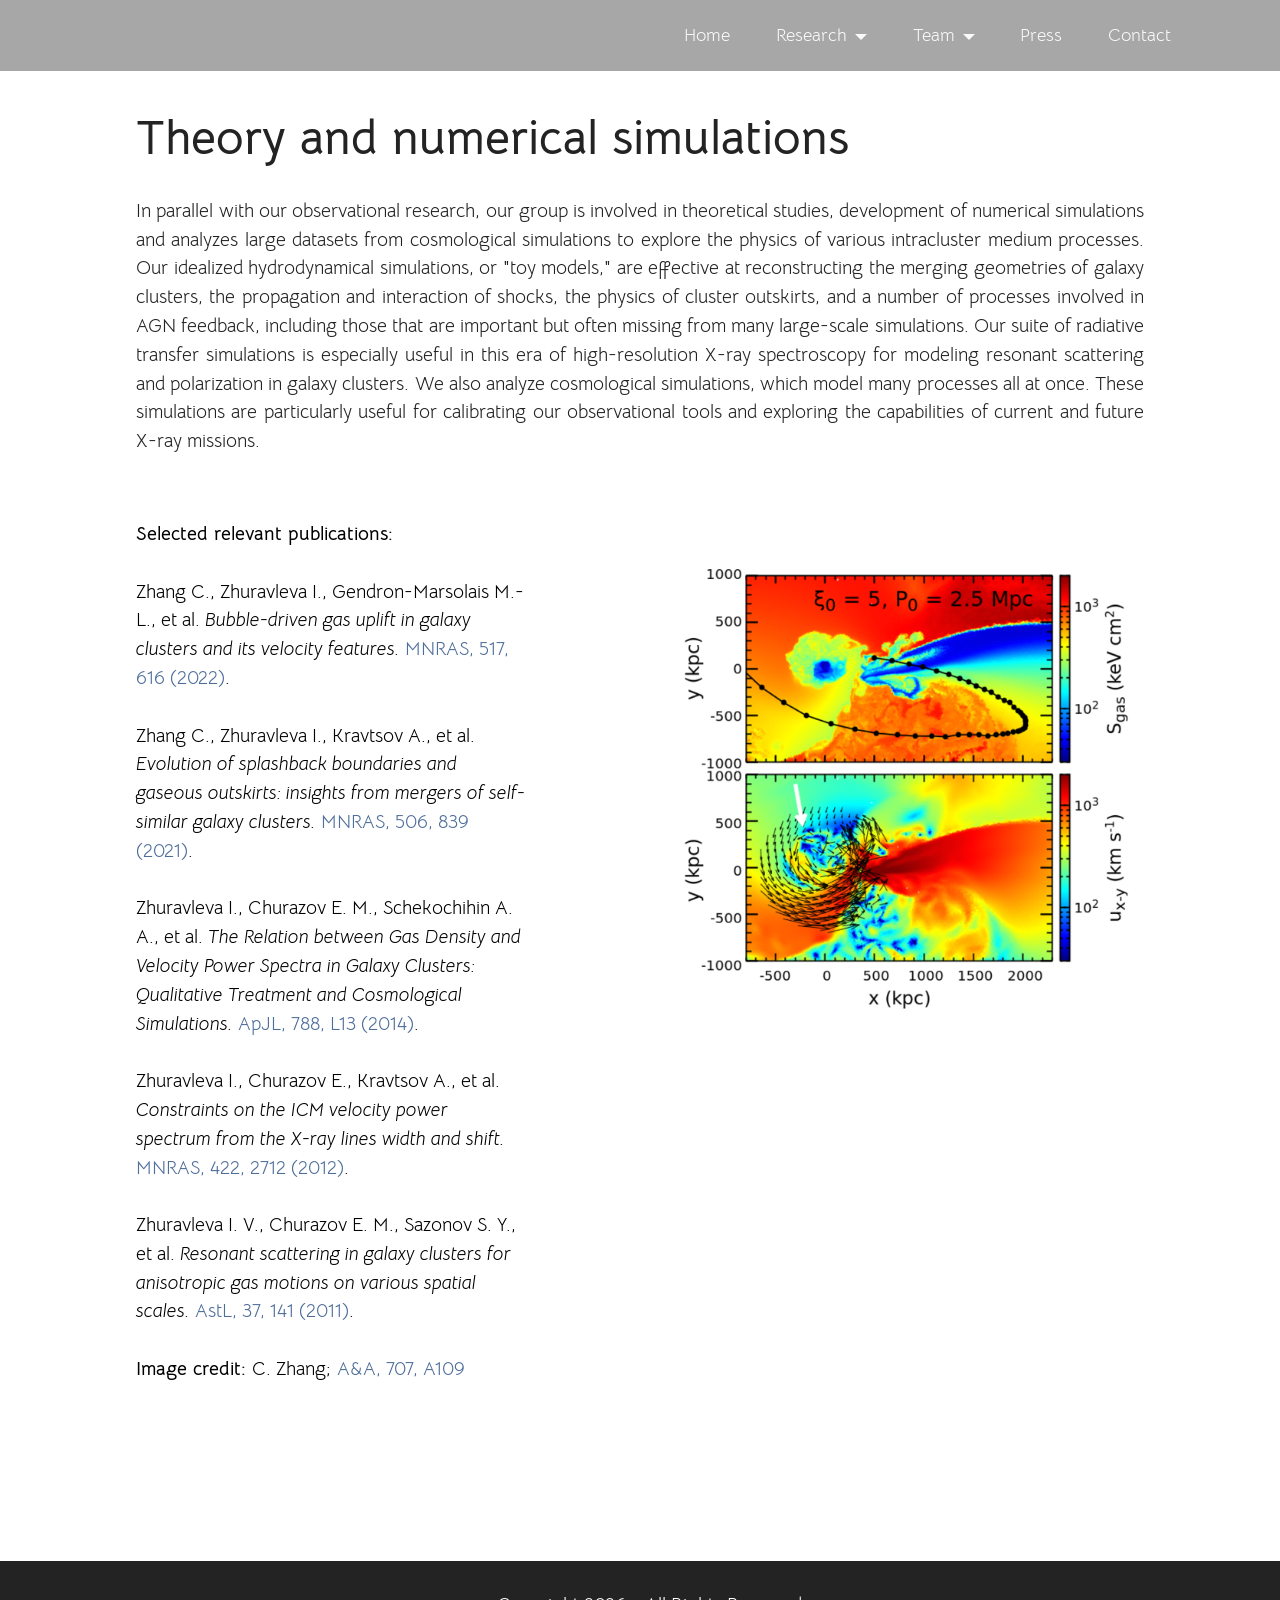
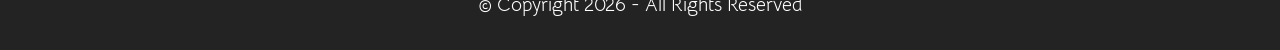
<file: page5.html>
<!DOCTYPE html>
<html  >
<head>
  
  <meta charset="UTF-8">
  <meta http-equiv="X-UA-Compatible" content="IE=edge">
  
  <meta name="viewport" content="width=device-width, initial-scale=1, minimum-scale=1">
  <link rel="shortcut icon" href="assets/images/logo.png" type="image/x-icon">
  <meta name="description" content="">
  
  
  <title>Theory_simulations</title>
  <link rel="stylesheet" href="assets/bootstrap/css/bootstrap.min.css">
  <link rel="stylesheet" href="assets/dropdown/css/style.css">
  <link rel="stylesheet" href="assets/socicon/css/styles.css">
  <link rel="stylesheet" href="assets/theme/css/style.css">
  <link rel="preload" href="https://fonts.googleapis.com/css?family=Bellota+Text:300,300i,400,400i,700,700i&display=swap" as="style" onload="this.onload=null;this.rel='stylesheet'">
  <noscript><link rel="stylesheet" href="https://fonts.googleapis.com/css?family=Bellota+Text:300,300i,400,400i,700,700i&display=swap"></noscript>
  <link rel="preload" as="style" href="assets/mobirise/css/mbr-additional.css?v=K3GNOn"><link rel="stylesheet" href="assets/mobirise/css/mbr-additional.css?v=K3GNOn" type="text/css">

  
  
  
</head>
<body>
  
  <section data-bs-version="5.1" class="menu menu1 cid-vx2IEeOgHq" once="menu" id="menu1-5s">
    

    <nav class="navbar navbar-dropdown navbar-fixed-top navbar-expand-lg">
        <div class="container">
            <div class="navbar-brand">
                
                
            </div>
            <button class="navbar-toggler" type="button" data-toggle="collapse" data-bs-toggle="collapse" data-target="#navbarSupportedContent" data-bs-target="#navbarSupportedContent" aria-controls="navbarNavAltMarkup" aria-expanded="false" aria-label="Toggle navigation">
                <div class="hamburger">
                    <span></span>
                    <span></span>
                    <span></span>
                    <span></span>
                </div>
            </button>
            <div class="collapse navbar-collapse" id="navbarSupportedContent">
                <ul class="navbar-nav nav-dropdown nav-right navbar-nav-top-padding" data-app-modern-menu="true"><li class="nav-item"><a class="nav-link link text-white text-primary display-4" href="index.html">Home</a></li>
                    <li class="nav-item dropdown"><a class="nav-link link dropdown-toggle text-white display-4" href="#" data-toggle="dropdown-submenu" data-bs-toggle="dropdown" data-bs-auto-close="outside" aria-expanded="false">Research</a><div class="dropdown-menu" aria-labelledby="dropdown-357"><a class="dropdown-item text-white text-primary display-4" href="index.html#content4-13">Main topics</a><a class="show dropdown-item text-white text-primary display-4" href="page7.html">Publications<br></a><a class="show dropdown-item text-white text-primary display-4" href="page8.html">Codes and tools</a></div></li>
                    <li class="nav-item dropdown"><a class="nav-link link dropdown-toggle text-white display-4" href="#" data-toggle="dropdown-submenu" data-bs-toggle="dropdown" data-bs-auto-close="outside" aria-expanded="false">Team</a><div class="dropdown-menu" aria-labelledby="dropdown-605"><a class="dropdown-item text-white text-primary display-4" href="index.html#slider02-23">Current members<br></a><a class="dropdown-item text-white text-primary display-4" href="index.html#features18-27">Previous members<br></a><a class="show dropdown-item text-white text-primary display-4" href="page13.html">Opportunities</a></div>
                    </li><li class="nav-item"><a class="nav-link link text-white text-primary display-4" href="index.html#slider1-5o">Press</a></li><li class="nav-item"><a class="nav-link link text-white text-primary display-4" href="index.html#contacts01-2y">Contact</a></li></ul>
                
                
            </div>
        </div>
    </nav>
</section>

<section data-bs-version="5.1" class="content5 cid-vvrHUXTiAG" id="content5-3u">
    
    <div class="container-fluid">
        <div class="row justify-content-center">
            <div class="col-md-12 col-lg-10">
                <h3 class="mbr-section-title mbr-fonts-style mb-4 display-2"><strong>Theory and numerical simulations</strong></h3>
                
                <p class="mbr-text mbr-fonts-style display-7">In parallel with our observational research, our group is involved in theoretical studies, development of numerical simulations and analyzes large datasets from cosmological simulations to explore the physics of various intracluster medium processes. Our idealized hydrodynamical simulations, or "toy models," are effective at reconstructing the merging geometries of galaxy clusters, the propagation and interaction of shocks, the physics of cluster outskirts, and a number of processes involved in AGN feedback, including those that are important but often missing from many large-scale simulations. Our suite of radiative transfer simulations is especially useful in this era of high-resolution X-ray spectroscopy for modeling resonant scattering and polarization in galaxy clusters. We also analyze cosmological simulations, which model many processes all at once. These simulations are particularly useful for calibrating our observational tools and exploring the capabilities of current and future X-ray missions.&nbsp;<br></p>
            </div>
        </div>
    </div>
</section>

<section data-bs-version="5.1" class="article03 sharpm5 cid-vvrHUY4iDt" id="article03-3v">
    

    
    

    <div class="container-fluid">
        <div class="row justify-content-center">
            <div class="col-12 col-lg-5 card">
                <div class="content-wrapper">
                    
                    
                    <div class="text-wrap">
                        <p class="mbr-text mbr-fonts-style display-7"><strong>Selected relevant publications:</strong><br><br>Zhang C., Zhuravleva I., Gendron-Marsolais M.-L., et al. <em>Bubble-driven gas uplift in galaxy clusters and its velocity features.</em> <a href="https://ui.adsabs.harvard.edu/abs/2022MNRAS.517..616Z/abstract" class="text-primary">MNRAS, 517, 616 (2022)</a>.&nbsp;<br><br>Zhang C., Zhuravleva I., Kravtsov A., et al. <em>Evolution of splashback boundaries and gaseous outskirts: insights from mergers of self-similar galaxy clusters.</em> <a href="https://ui.adsabs.harvard.edu/abs/2021MNRAS.506..839Z/abstract" class="text-primary">MNRAS, 506, 839 (2021)</a>.&nbsp;<br><br>Zhuravleva I., Churazov E. M., Schekochihin A. A., et al. <em>The Relation between Gas Density and Velocity Power Spectra in Galaxy Clusters: Qualitative Treatment and Cosmological Simulations.</em> <a href="https://ui.adsabs.harvard.edu/abs/2014ApJ...788L..13Z/abstract" class="text-primary">ApJL, 788, L13 (2014)</a>.&nbsp;<br><br>Zhuravleva I., Churazov E., Kravtsov A., et al. <em>Constraints on the ICM velocity power spectrum from the X-ray lines width and shift.</em> <a href="https://ui.adsabs.harvard.edu/abs/2012MNRAS.422.2712Z/abstract" class="text-primary">MNRAS, 422, 2712 (2012)</a>.&nbsp;<br><br>Zhuravleva I. V., Churazov E. M., Sazonov S. Y., et al. <em>Resonant scattering in galaxy clusters for anisotropic gas motions on various spatial scales.</em> <a href="https://ui.adsabs.harvard.edu/abs/2011AstL...37..141Z/abstract" class="text-primary">AstL, 37, 141 (2011)</a>.&nbsp;<br><br><strong>Image credit: </strong>C. Zhang;<strong>&nbsp;</strong><a href="https://ui.adsabs.harvard.edu/abs/2026A%26A...707A.109Z/abstract" class="text-primary">A&amp;A, 707, A109</a><strong><br></strong><br><strong><br></strong></p>
                    </div>
                    
                </div>
            </div>
            <div class="col-12 col-lg-5 card">
                <div class="image-wrapper">
                    <img class="radius-right" src="assets/images/screenshot-2026-10-28-at-2.25.29pm.png" alt="">
                </div>
            </div>
        </div>
    </div>
</section>

<section data-bs-version="5.1" class="footer7 cid-vvrHUYipbP" once="footers" id="footer7-3w">

    

    

    <div class="container">
        <div class="media-container-row align-center mbr-white">
            <div class="col-12">
                <p class="mbr-text mb-0 mbr-fonts-style display-7">
                    © Copyright 2026 - All Rights Reserved
                </p>
            </div>
        </div>
    </div>
</section>


<script src="assets/bootstrap/js/bootstrap.bundle.min.js"></script>
  <script src="assets/smoothscroll/smooth-scroll.js"></script>
  <script src="assets/ytplayer/index.js"></script>
  <script src="assets/dropdown/js/navbar-dropdown.js"></script>
  <script src="assets/theme/js/script.js"></script>
  
  
  
</body>
</html>
</file>
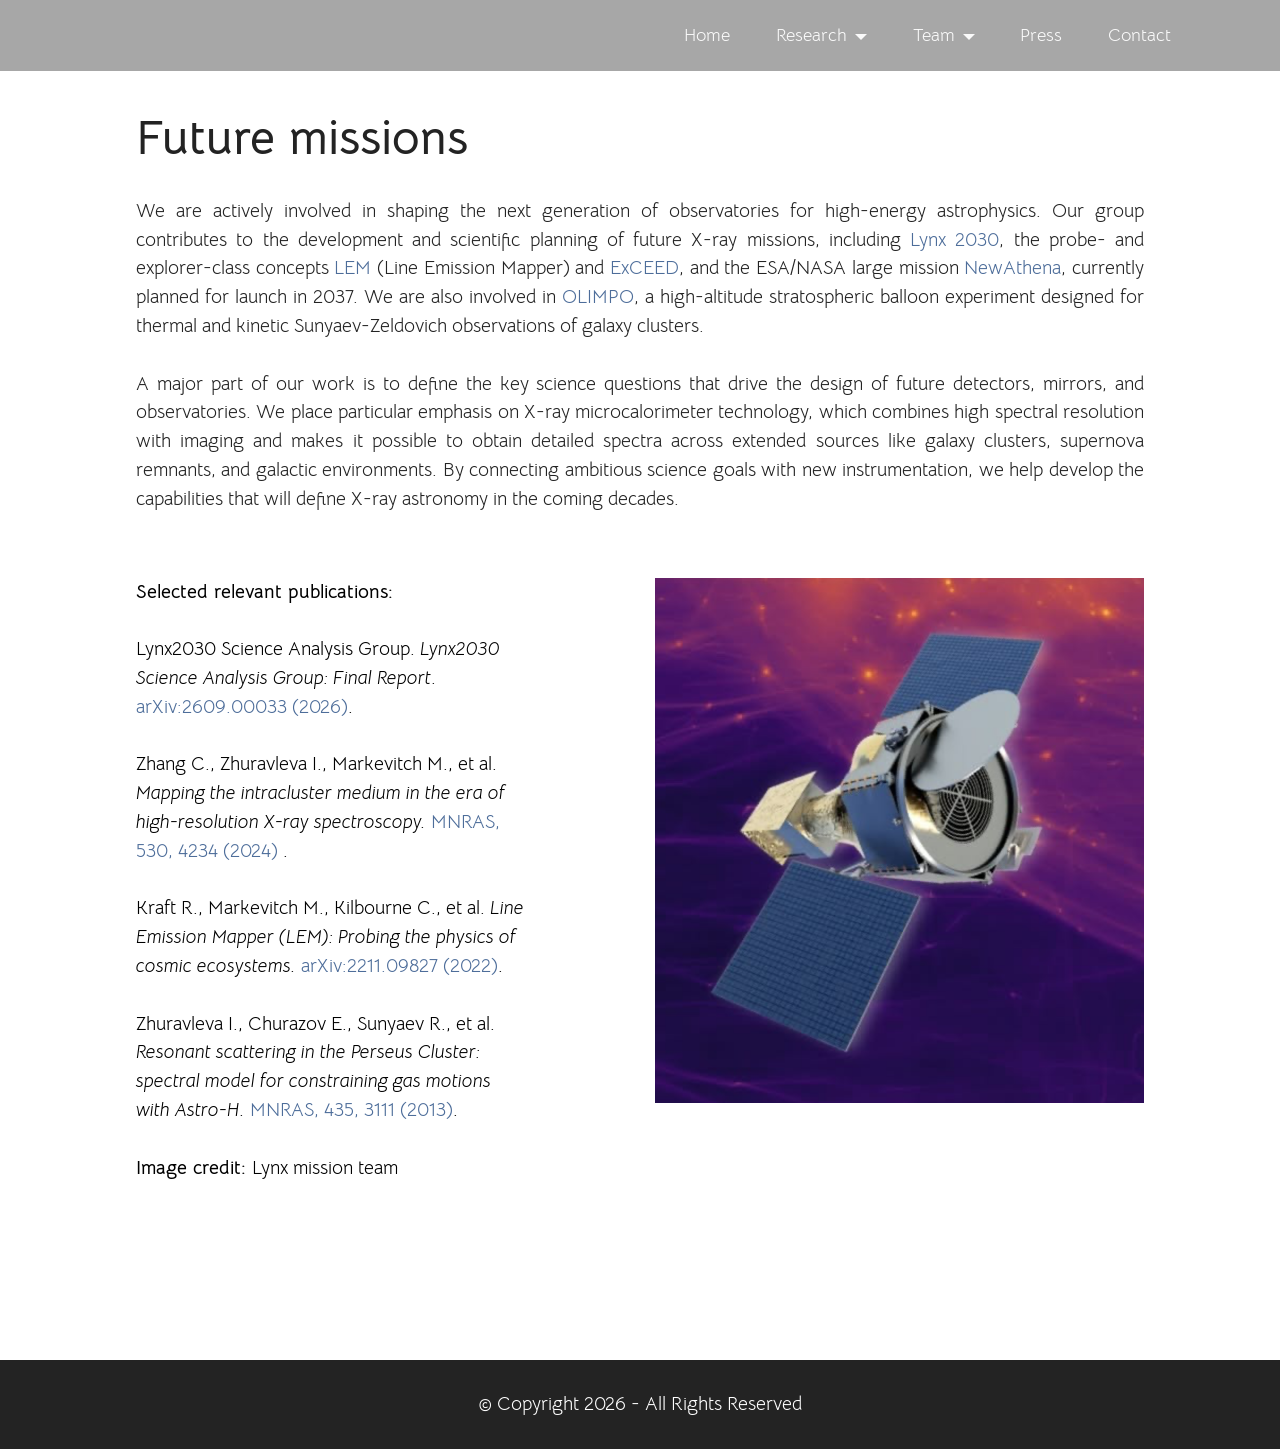
<file: page6.html>
<!DOCTYPE html>
<html  >
<head>
  
  <meta charset="UTF-8">
  <meta http-equiv="X-UA-Compatible" content="IE=edge">
  
  <meta name="viewport" content="width=device-width, initial-scale=1, minimum-scale=1">
  <link rel="shortcut icon" href="assets/images/logo.png" type="image/x-icon">
  <meta name="description" content="">
  
  
  <title>Future_missions</title>
  <link rel="stylesheet" href="assets/bootstrap/css/bootstrap.min.css">
  <link rel="stylesheet" href="assets/dropdown/css/style.css">
  <link rel="stylesheet" href="assets/socicon/css/styles.css">
  <link rel="stylesheet" href="assets/theme/css/style.css">
  <link rel="preload" href="https://fonts.googleapis.com/css?family=Bellota+Text:300,300i,400,400i,700,700i&display=swap" as="style" onload="this.onload=null;this.rel='stylesheet'">
  <noscript><link rel="stylesheet" href="https://fonts.googleapis.com/css?family=Bellota+Text:300,300i,400,400i,700,700i&display=swap"></noscript>
  <link rel="preload" as="style" href="assets/mobirise/css/mbr-additional.css?v=LooQ9k"><link rel="stylesheet" href="assets/mobirise/css/mbr-additional.css?v=LooQ9k" type="text/css">

  
  
  
</head>
<body>
  
  <section data-bs-version="5.1" class="menu menu1 cid-vx2IEeOgHq" once="menu" id="menu1-5s">
    

    <nav class="navbar navbar-dropdown navbar-fixed-top navbar-expand-lg">
        <div class="container">
            <div class="navbar-brand">
                
                
            </div>
            <button class="navbar-toggler" type="button" data-toggle="collapse" data-bs-toggle="collapse" data-target="#navbarSupportedContent" data-bs-target="#navbarSupportedContent" aria-controls="navbarNavAltMarkup" aria-expanded="false" aria-label="Toggle navigation">
                <div class="hamburger">
                    <span></span>
                    <span></span>
                    <span></span>
                    <span></span>
                </div>
            </button>
            <div class="collapse navbar-collapse" id="navbarSupportedContent">
                <ul class="navbar-nav nav-dropdown nav-right navbar-nav-top-padding" data-app-modern-menu="true"><li class="nav-item"><a class="nav-link link text-white text-primary display-4" href="index.html">Home</a></li>
                    <li class="nav-item dropdown"><a class="nav-link link dropdown-toggle text-white display-4" href="#" data-toggle="dropdown-submenu" data-bs-toggle="dropdown" data-bs-auto-close="outside" aria-expanded="false">Research</a><div class="dropdown-menu" aria-labelledby="dropdown-357"><a class="dropdown-item text-white text-primary display-4" href="index.html#content4-13">Main topics</a><a class="show dropdown-item text-white text-primary display-4" href="page7.html">Publications<br></a><a class="show dropdown-item text-white text-primary display-4" href="page8.html">Codes and tools</a></div></li>
                    <li class="nav-item dropdown"><a class="nav-link link dropdown-toggle text-white display-4" href="#" data-toggle="dropdown-submenu" data-bs-toggle="dropdown" data-bs-auto-close="outside" aria-expanded="false">Team</a><div class="dropdown-menu" aria-labelledby="dropdown-605"><a class="dropdown-item text-white text-primary display-4" href="index.html#slider02-23">Current members<br></a><a class="dropdown-item text-white text-primary display-4" href="index.html#features18-27">Previous members<br></a><a class="show dropdown-item text-white text-primary display-4" href="page13.html">Opportunities</a></div>
                    </li><li class="nav-item"><a class="nav-link link text-white text-primary display-4" href="index.html#slider1-5o">Press</a></li><li class="nav-item"><a class="nav-link link text-white text-primary display-4" href="index.html#contacts01-2y">Contact</a></li></ul>
                
                
            </div>
        </div>
    </nav>
</section>

<section data-bs-version="5.1" class="content5 cid-vvvTChTTyb" id="content5-3y">
    
    <div class="container-fluid">
        <div class="row justify-content-center">
            <div class="col-md-12 col-lg-10">
                <h3 class="mbr-section-title mbr-fonts-style mb-4 display-2"><strong>Future missions</strong></h3>
                
                <p class="mbr-text mbr-fonts-style display-7">We are actively involved in shaping the next generation of observatories for high-energy astrophysics. Our group contributes to the development and scientific planning of future X-ray missions, including <a href="https://science.nasa.gov/astrophysics/programs/physics-of-the-cosmos/community/lynx2030-sag/" class="text-primary">Lynx 2030</a>, the probe- and explorer-class concepts <a href="https://www.lem-observatory.org/" class="text-primary">LEM</a> (Line Emission Mapper) and <a href="https://spie.org/astronomical-telescopes-instrumentation/presentation/The-Explorer-for-Cosmic-Ecosystems-and-Energetic-Dynamics-ExCEED-mission/14146-39" class="text-primary">ExCEED</a>, and the ESA/NASA large mission <a href="https://www.the-athena-x-ray-observatory.eu/en/newathena-mission" class="text-primary">NewAthena</a>, currently planned for launch in 2037. We are also involved in <a href="https://arxiv.org/abs/2404.04414" class="text-primary">OLIMPO</a>, a high-altitude stratospheric balloon experiment designed for thermal and kinetic Sunyaev-Zeldovich observations of galaxy clusters.<br><br>A major part of our work is to define the key science questions that drive the design of future detectors, mirrors, and observatories. We place particular emphasis on X-ray microcalorimeter technology, which combines high spectral resolution with imaging and makes it possible to obtain detailed spectra across extended sources like galaxy clusters, supernova remnants, and galactic environments. By connecting ambitious science goals with new instrumentation, we help develop the capabilities that will define X-ray astronomy in the coming decades.<br></p>
            </div>
        </div>
    </div>
</section>

<section data-bs-version="5.1" class="article03 sharpm5 cid-vvvTCi5HMH" id="article03-3z">
    

    
    

    <div class="container-fluid">
        <div class="row justify-content-center">
            <div class="col-12 col-lg-5 card">
                <div class="content-wrapper">
                    
                    
                    <div class="text-wrap">
                        <p class="mbr-text mbr-fonts-style display-7"><strong>Selected relevant publications:</strong><br><br>Lynx2030 Science Analysis Group. <em>Lynx2030 Science Analysis Group: Final Report</em>. <a href="https://ui.adsabs.harvard.edu/abs/2026arXiv260900033L/abstract" class="text-primary">arXiv:2609.00033 (2026)</a>.&nbsp;<br><br>Zhang C., Zhuravleva I., Markevitch M., et al. <em>Mapping the intracluster medium in the era of high-resolution X-ray spectroscopy.</em> <a href="https://ui.adsabs.harvard.edu/abs/2024MNRAS.530.4234Z/abstract" class="text-primary">MNRAS, 530, 4234 (2024)</a>&nbsp;.<br><br>Kraft R., Markevitch M., Kilbourne C., et al. <em>Line Emission Mapper (LEM): Probing the physics of cosmic ecosystems.</em> <a href="https://ui.adsabs.harvard.edu/abs/2022arXiv221109827K/abstract" class="text-primary">arXiv:2211.09827 (2022)</a>.&nbsp;<br><br>Zhuravleva I., Churazov E., Sunyaev R., et al. <em>Resonant scattering in the Perseus Cluster: spectral model for constraining gas motions with Astro-H.</em> <a href="https://ui.adsabs.harvard.edu/abs/2013MNRAS.435.3111Z/abstract" class="text-primary">MNRAS, 435, 3111 (2013)</a>.&nbsp;<br><br><strong>Image credit: </strong>Lynx mission team<br><br><strong><br></strong></p>
                    </div>
                    
                </div>
            </div>
            <div class="col-12 col-lg-5 card">
                <div class="image-wrapper">
                    <img class="radius-right" src="assets/images/screenshot-2026-10-16-at-12.59.28pm-1.png" alt="">
                </div>
            </div>
        </div>
    </div>
</section>

<section data-bs-version="5.1" class="footer7 cid-vvvTCikWpa" once="footers" id="footer7-40">

    

    

    <div class="container">
        <div class="media-container-row align-center mbr-white">
            <div class="col-12">
                <p class="mbr-text mb-0 mbr-fonts-style display-7">
                    © Copyright 2026 - All Rights Reserved
                </p>
            </div>
        </div>
    </div>
</section>


<script src="assets/bootstrap/js/bootstrap.bundle.min.js"></script>
  <script src="assets/smoothscroll/smooth-scroll.js"></script>
  <script src="assets/ytplayer/index.js"></script>
  <script src="assets/dropdown/js/navbar-dropdown.js"></script>
  <script src="assets/theme/js/script.js"></script>
  
  
  
</body>
</html>
</file>
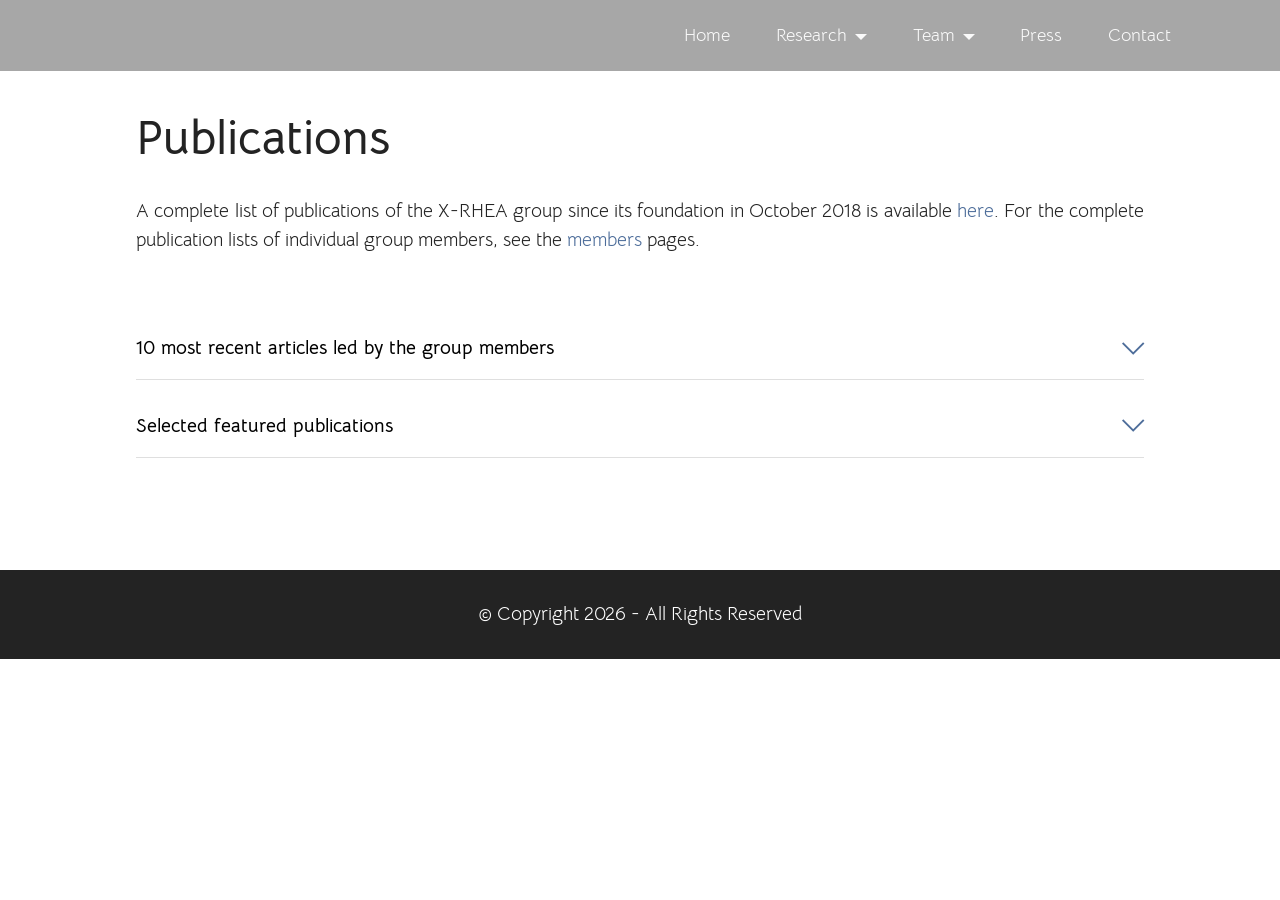
<file: page7.html>
<!DOCTYPE html>
<html  >
<head>
  
  <meta charset="UTF-8">
  <meta http-equiv="X-UA-Compatible" content="IE=edge">
  
  <meta name="viewport" content="width=device-width, initial-scale=1, minimum-scale=1">
  <link rel="shortcut icon" href="assets/images/logo.png" type="image/x-icon">
  <meta name="description" content="">
  
  
  <title>Publications</title>
  <link rel="stylesheet" href="assets/web/assets/mobirise-icons2/mobirise2.css">
  <link rel="stylesheet" href="assets/web/assets/mobirise-icons/mobirise-icons.css">
  <link rel="stylesheet" href="assets/bootstrap/css/bootstrap.min.css">
  <link rel="stylesheet" href="assets/dropdown/css/style.css">
  <link rel="stylesheet" href="assets/socicon/css/styles.css">
  <link rel="stylesheet" href="assets/theme/css/style.css">
  <link rel="preload" href="https://fonts.googleapis.com/css?family=Bellota+Text:300,300i,400,400i,700,700i&display=swap" as="style" onload="this.onload=null;this.rel='stylesheet'">
  <noscript><link rel="stylesheet" href="https://fonts.googleapis.com/css?family=Bellota+Text:300,300i,400,400i,700,700i&display=swap"></noscript>
  <link rel="preload" as="style" href="assets/mobirise/css/mbr-additional.css?v=vZrYsB"><link rel="stylesheet" href="assets/mobirise/css/mbr-additional.css?v=vZrYsB" type="text/css">

  
  
  
</head>
<body>
  
  <section data-bs-version="5.1" class="menu menu1 cid-vx2IEeOgHq" once="menu" id="menu1-5s">
    

    <nav class="navbar navbar-dropdown navbar-fixed-top navbar-expand-lg">
        <div class="container">
            <div class="navbar-brand">
                
                
            </div>
            <button class="navbar-toggler" type="button" data-toggle="collapse" data-bs-toggle="collapse" data-target="#navbarSupportedContent" data-bs-target="#navbarSupportedContent" aria-controls="navbarNavAltMarkup" aria-expanded="false" aria-label="Toggle navigation">
                <div class="hamburger">
                    <span></span>
                    <span></span>
                    <span></span>
                    <span></span>
                </div>
            </button>
            <div class="collapse navbar-collapse" id="navbarSupportedContent">
                <ul class="navbar-nav nav-dropdown nav-right navbar-nav-top-padding" data-app-modern-menu="true"><li class="nav-item"><a class="nav-link link text-white text-primary display-4" href="index.html">Home</a></li>
                    <li class="nav-item dropdown"><a class="nav-link link dropdown-toggle text-white display-4" href="#" data-toggle="dropdown-submenu" data-bs-toggle="dropdown" data-bs-auto-close="outside" aria-expanded="false">Research</a><div class="dropdown-menu" aria-labelledby="dropdown-357"><a class="dropdown-item text-white text-primary display-4" href="index.html#content4-13">Main topics</a><a class="show dropdown-item text-white text-primary display-4" href="page7.html">Publications<br></a><a class="show dropdown-item text-white text-primary display-4" href="page8.html">Codes and tools</a></div></li>
                    <li class="nav-item dropdown"><a class="nav-link link dropdown-toggle text-white display-4" href="#" data-toggle="dropdown-submenu" data-bs-toggle="dropdown" data-bs-auto-close="outside" aria-expanded="false">Team</a><div class="dropdown-menu" aria-labelledby="dropdown-605"><a class="dropdown-item text-white text-primary display-4" href="index.html#slider02-23">Current members<br></a><a class="dropdown-item text-white text-primary display-4" href="index.html#features18-27">Previous members<br></a><a class="show dropdown-item text-white text-primary display-4" href="page13.html">Opportunities</a></div>
                    </li><li class="nav-item"><a class="nav-link link text-white text-primary display-4" href="index.html#slider1-5o">Press</a></li><li class="nav-item"><a class="nav-link link text-white text-primary display-4" href="index.html#contacts01-2y">Contact</a></li></ul>
                
                
            </div>
        </div>
    </nav>
</section>

<section data-bs-version="5.1" class="content5 cid-vvw0jNqwR0" id="content5-42">
    
    <div class="container-fluid">
        <div class="row justify-content-center">
            <div class="col-md-12 col-lg-10">
                <h3 class="mbr-section-title mbr-fonts-style mb-4 display-2"><strong>Publications</strong></h3>
                
                <p class="mbr-text mbr-fonts-style display-7">A complete list of publications of the X-RHEA group since its foundation in October 2018 is available <a href="https://ui.adsabs.harvard.edu/search/q=docs(library%2FRGZxJII8RD2Aw2volMDG6A)&sort=date%20desc%2C%20bibcode%20desc&p_=0" class="text-primary">here</a>. For the complete publication lists of individual group members, see the <a href="index.html#people3-33" class="text-primary">members</a> pages.</p>
            </div>
        </div>
    </div>
</section>

<section data-bs-version="5.1" class="content16 cid-vvw4XUr81I" id="content16-48">

    

    
    
    <div class="container-fluid">
        <div class="row justify-content-center">
            <div class="col-12 col-md-10">
                
                <div id="bootstrap-accordion_43" class="panel-group accordionStyles accordion" role="tablist" aria-multiselectable="true">
                    <div class="card mb-3">
                        <div class="card-header" role="tab" id="headingOne">
                            <a role="button" class="panel-title collapsed" data-toggle="collapse" data-bs-toggle="collapse" data-core="" href="#collapse1_43" aria-expanded="false" aria-controls="collapse1">
                                <h6 class="panel-title-edit mbr-fonts-style mb-0 display-7"><strong>10 most recent articles led by the group members</strong></h6>
                                <span class="sign mbr-iconfont mbri-arrow-down"></span>
                            </a>
                        </div>
                        <div id="collapse1_43" class="panel-collapse noScroll collapse" role="tabpanel" aria-labelledby="headingOne" data-parent="#accordion" data-bs-parent="#bootstrap-accordion_43">
                            <div class="panel-body">
                                <p class="mbr-fonts-style panel-text display-4"><em>Kinematics of the Weak Cool-Core Cluster A3571 Observed with XRISM: Low Cooling Rate Balanced by Low Heating Rate?<br></em>McCall et al., <a href="https://ui.adsabs.harvard.edu/abs/2026OJAp....971549M/abstract" class="text-primary">OJAp,&nbsp;9, 71549 (2026)</a><br><br><em>Variability of the X-Ray-obscuring Wind in Mrk 335 with the XMM-Newton Reflection Grating Spectrometer</em><br>Rogantini et al.,&nbsp;<a href="https://ui.adsabs.harvard.edu/abs/2026ApJ..1008...33R/abstract" class="text-primary">ApJ, 1008, 33 (2026)</a><br><br><em>The major cluster merger in Abell 2034 as seen by XRISM: Strong turbulence and spectral anomalies?</em><br>Heinrich et al.,&nbsp;<a href="https://ui.adsabs.harvard.edu/abs/2026OJAp....968514H/abstract" class="text-primary">OJAp, 9, 68514 (2026)</a><br><br><em>Mapping the Perseus galaxy cluster with XRISM: Gas kinematic features and their implications for turbulence</em><br>Zhang et al.,&nbsp;<a href="https://ui.adsabs.harvard.edu/abs/2026A%26A...707A.109Z/abstract" class="text-primary">A&amp;A, 707, A109 (2026)</a><br><br><em>Disentangling multiple gas kinematic drivers in the Perseus galaxy cluster<br></em>XRISM collaboration (Zhang, Heinrich, Zhuravleva are among lead corresponding authors), <a href="https://ui.adsabs.harvard.edu/abs/2026Natur.650..309T/abstract" class="text-primary">Nature,&nbsp;650, 309 (2026)</a><br><a href="https://www.isas.jaxa.jp/en/topics/004194.html" class="text-primary">JAXA press release</a>, <a href="https://news.uchicago.edu/story/supermassive-black-holes-sit-eye-their-own-storms-studies-find" class="text-primary">UChicago press release</a>&nbsp;<br><br><em>A XRISM/Resolve View of the Dynamics in the Hot Gaseous Atmosphere of M87<br></em>XRISM collaboration (McCall is the lead corresponding author),&nbsp;<a href="https://ui.adsabs.harvard.edu/abs/2026ApJ...998..210X/abstract" class="text-primary">ApJ, 998, 210 (2026)</a><br><a href="https://news.uchicago.edu/story/supermassive-black-holes-sit-eye-their-own-storms-studies-find" class="text-primary">UChicago press release</a><br><br><em>A Yin-yang Galaxy Cluster Merger in A1914 Revealed by XRISM</em><br>Heinrich et al.,&nbsp;<a href="https://ui.adsabs.harvard.edu/abs/2025ApJ...995L..50H/abstract" class="text-primary">ApJL, 995, L50 (2025)</a><br><br><em>Decoding AGN Feedback with X-arithmetic: From Morphology to Physical Mechanisms</em><br>McCall et al.,&nbsp;<a href="https://ui.adsabs.harvard.edu/abs/2025ApJ...989..159M/abstract" class="text-primary">ApJ, 989, 159 (2025)</a><br><a href="https://www.nasa.gov/general/painting-galaxy-clusters-by-numbers-and-physics/" class="text-primary">NASA press release</a><br><br><em>A Persistent Disk Wind and Variable Jet Outflow in the Neutron-star Low-mass X-Ray Binary GX 13+1</em><br>Rogantini et al.,&nbsp;<a href="https://ui.adsabs.harvard.edu/abs/2025ApJ...986...41R/abstract" class="text-primary">ApJ, 986, 41 (2025)</a><br><br><em>The SRG/eROSITA All-Sky Survey: View of the Virgo Cluster</em><br>McCall et al.,&nbsp;<a href="https://ui.adsabs.harvard.edu/abs/2024A%26A...689A.113M/abstract" class="text-primary">A&amp;A, 689, A113 (2024)</a><br></p>
                            </div>
                        </div>
                    </div>
                    <div class="card mb-3">
                        <div class="card-header" role="tab" id="headingOne">
                            <a role="button" class="panel-title collapsed" data-toggle="collapse" data-bs-toggle="collapse" data-core="" href="#collapse2_43" aria-expanded="false" aria-controls="collapse2">
                                <h6 class="panel-title-edit mbr-fonts-style mb-0 display-7"><strong>Selected featured publications</strong></h6>
                                <span class="sign mbr-iconfont mbri-arrow-down"></span>
                            </a>
                        </div>
                        <div id="collapse2_43" class="panel-collapse noScroll collapse" role="tabpanel" aria-labelledby="headingOne" data-parent="#accordion" data-bs-parent="#bootstrap-accordion_43">
                            <div class="panel-body">
                                <p class="mbr-fonts-style panel-text display-4"><em>Disentangling multiple gas kinematic drivers in the Perseus galaxy cluster</em><br>XRISM collaboration (Zhang, Heinrich, Zhuravleva are among lead corresponding authors), <a href="https://ui.adsabs.harvard.edu/abs/2026Natur.650..309T/abstract" class="text-primary">Nature, 650, 309 (2026)</a><br><a href="https://www.isas.jaxa.jp/en/topics/004194.html" class="text-primary">JAXA press release</a>, <a href="https://news.uchicago.edu/story/supermassive-black-holes-sit-eye-their-own-storms-studies-find" class="text-primary">UChicago press release</a>&nbsp;<br><br><em>Structured ionized winds shooting out from a quasar at relativistic speeds</em><br>XRISM collaboration,&nbsp;<a href="https://ui.adsabs.harvard.edu/abs/2025Natur.641.1132X/abstract" class="text-primary">Nature, 641, 1132 (2025)</a><br><a href="https://global.jaxa.jp/press/2025/05/20250515-1_e.html" class="text-primary">JAXA press release</a><br><br><em>Decoding AGN Feedback with X-arithmetic: From Morphology to Physical Mechanisms<br></em>McCall et al., <a href="https://ui.adsabs.harvard.edu/abs/2025ApJ...989..159M/abstract" class="text-primary">ApJ, 989, 159 (2025)</a><br><a href="https://www.nasa.gov/general/painting-galaxy-clusters-by-numbers-and-physics/" class="text-primary">NASA press release</a><br><br><em>Evidence for heavy-seed origin of early supermassive black holes from a z ≍ 10 X-ray quasar</em><br>Bodgan, Goulding, Natarajan, ..., Zhuravleva, <a href="https://ui.adsabs.harvard.edu/abs/2024NatAs...8..126B/abstract" class="text-primary">Nature Astronomy,&nbsp;8, 126 (2024)</a><br><a href="https://chandra.harvard.edu/press/23_releases/press_110623.html" class="text-primary">NASA/Chandra press release</a><br><br><em>Suppressed effective viscosity in the bulk intergalactic plasma</em><br>Zhuravleva et al., <a href="https://ui.adsabs.harvard.edu/abs/2019NatAs...3..832Z/abstract" class="text-primary">Nature Astronomy,&nbsp;3, 832 (2019)</a><br><a href="https://chandra.harvard.edu/press/19_releases/press_061819.html" class="text-primary">NASA/Chandra press release</a><br><br>Turbulent heating in galaxy clusters brightest in X-rays<br>Zhuravleva et al., <a href="https://ui.adsabs.harvard.edu/abs/2014Natur.515...85Z/abstract" class="text-primary">Nature,&nbsp;515, 85 (2014)</a><br><a href="https://chandra.harvard.edu/press/14_releases/press_102714.html" class="text-primary">NASA/Chandra press release</a><br><br><a href="https://chandra.harvard.edu/press/19_releases/press_061819.html" class="text-primary"><br></a></p>
                            </div>
                        </div>
                    </div>
                    
                    
                    
                    
                </div>
            </div>
        </div>
    </div>
</section>

<section data-bs-version="5.1" class="footer7 cid-vvw0jNPtM0" once="footers" id="footer7-44">

    

    

    <div class="container">
        <div class="media-container-row align-center mbr-white">
            <div class="col-12">
                <p class="mbr-text mb-0 mbr-fonts-style display-7">
                    © Copyright 2026 - All Rights Reserved
                </p>
            </div>
        </div>
    </div>
</section>


<script src="assets/bootstrap/js/bootstrap.bundle.min.js"></script>
  <script src="assets/smoothscroll/smooth-scroll.js"></script>
  <script src="assets/ytplayer/index.js"></script>
  <script src="assets/dropdown/js/navbar-dropdown.js"></script>
  <script src="assets/mbr-switch-arrow/mbr-switch-arrow.js"></script>
  <script src="assets/theme/js/script.js"></script>
  
  
  
</body>
</html>
</file>
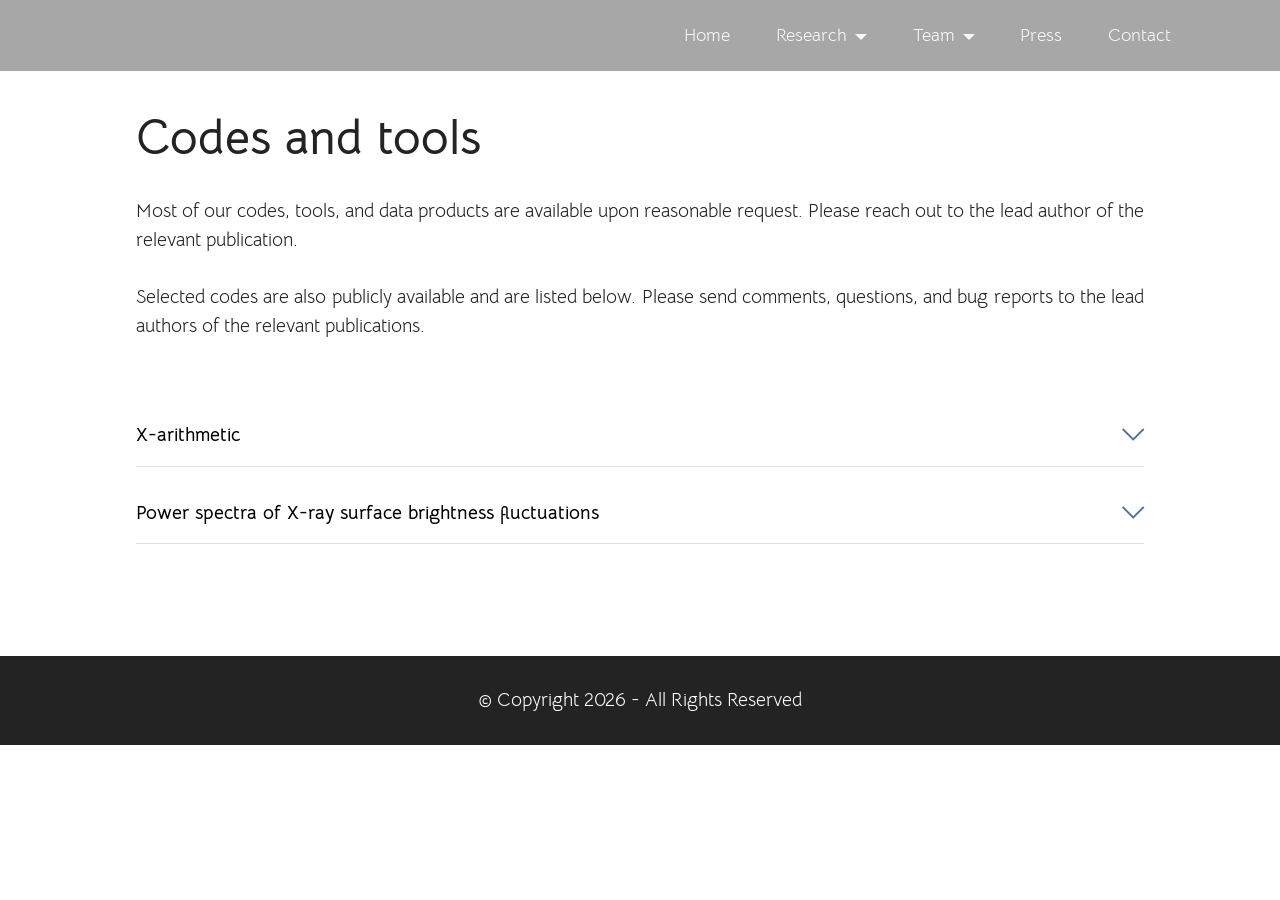
<file: page8.html>
<!DOCTYPE html>
<html  >
<head>
  
  <meta charset="UTF-8">
  <meta http-equiv="X-UA-Compatible" content="IE=edge">
  
  <meta name="viewport" content="width=device-width, initial-scale=1, minimum-scale=1">
  <link rel="shortcut icon" href="assets/images/logo.png" type="image/x-icon">
  <meta name="description" content="">
  
  
  <title>Codes_tools</title>
  <link rel="stylesheet" href="assets/web/assets/mobirise-icons2/mobirise2.css">
  <link rel="stylesheet" href="assets/web/assets/mobirise-icons/mobirise-icons.css">
  <link rel="stylesheet" href="assets/bootstrap/css/bootstrap.min.css">
  <link rel="stylesheet" href="assets/dropdown/css/style.css">
  <link rel="stylesheet" href="assets/socicon/css/styles.css">
  <link rel="stylesheet" href="assets/theme/css/style.css">
  <link rel="preload" href="https://fonts.googleapis.com/css?family=Bellota+Text:300,300i,400,400i,700,700i&display=swap" as="style" onload="this.onload=null;this.rel='stylesheet'">
  <noscript><link rel="stylesheet" href="https://fonts.googleapis.com/css?family=Bellota+Text:300,300i,400,400i,700,700i&display=swap"></noscript>
  <link rel="preload" as="style" href="assets/mobirise/css/mbr-additional.css?v=pBlwSb"><link rel="stylesheet" href="assets/mobirise/css/mbr-additional.css?v=pBlwSb" type="text/css">

  
  
  
</head>
<body>
  
  <section data-bs-version="5.1" class="menu menu1 cid-vx2IEeOgHq" once="menu" id="menu1-5s">
    

    <nav class="navbar navbar-dropdown navbar-fixed-top navbar-expand-lg">
        <div class="container">
            <div class="navbar-brand">
                
                
            </div>
            <button class="navbar-toggler" type="button" data-toggle="collapse" data-bs-toggle="collapse" data-target="#navbarSupportedContent" data-bs-target="#navbarSupportedContent" aria-controls="navbarNavAltMarkup" aria-expanded="false" aria-label="Toggle navigation">
                <div class="hamburger">
                    <span></span>
                    <span></span>
                    <span></span>
                    <span></span>
                </div>
            </button>
            <div class="collapse navbar-collapse" id="navbarSupportedContent">
                <ul class="navbar-nav nav-dropdown nav-right navbar-nav-top-padding" data-app-modern-menu="true"><li class="nav-item"><a class="nav-link link text-white text-primary display-4" href="index.html">Home</a></li>
                    <li class="nav-item dropdown"><a class="nav-link link dropdown-toggle text-white display-4" href="#" data-toggle="dropdown-submenu" data-bs-toggle="dropdown" data-bs-auto-close="outside" aria-expanded="false">Research</a><div class="dropdown-menu" aria-labelledby="dropdown-357"><a class="dropdown-item text-white text-primary display-4" href="index.html#content4-13">Main topics</a><a class="show dropdown-item text-white text-primary display-4" href="page7.html">Publications<br></a><a class="show dropdown-item text-white text-primary display-4" href="page8.html">Codes and tools</a></div></li>
                    <li class="nav-item dropdown"><a class="nav-link link dropdown-toggle text-white display-4" href="#" data-toggle="dropdown-submenu" data-bs-toggle="dropdown" data-bs-auto-close="outside" aria-expanded="false">Team</a><div class="dropdown-menu" aria-labelledby="dropdown-605"><a class="dropdown-item text-white text-primary display-4" href="index.html#slider02-23">Current members<br></a><a class="dropdown-item text-white text-primary display-4" href="index.html#features18-27">Previous members<br></a><a class="show dropdown-item text-white text-primary display-4" href="page13.html">Opportunities</a></div>
                    </li><li class="nav-item"><a class="nav-link link text-white text-primary display-4" href="index.html#slider1-5o">Press</a></li><li class="nav-item"><a class="nav-link link text-white text-primary display-4" href="index.html#contacts01-2y">Contact</a></li></ul>
                
                
            </div>
        </div>
    </nav>
</section>

<section data-bs-version="5.1" class="content5 cid-vvwkoi8sCJ" id="content5-4b">
    
    <div class="container-fluid">
        <div class="row justify-content-center">
            <div class="col-md-12 col-lg-10">
                <h3 class="mbr-section-title mbr-fonts-style mb-4 display-2"><strong>Codes and tools</strong></h3>
                
                <p class="mbr-text mbr-fonts-style display-7">Most of our codes, tools, and data products are available upon reasonable request. Please reach out to the lead author of the relevant publication.<br><br>Selected codes are also publicly available and are listed below.&nbsp;Please send comments, questions, and bug reports to the lead authors of the relevant publications.</p>
            </div>
        </div>
    </div>
</section>

<section data-bs-version="5.1" class="content16 cid-vvwkoiVYyZ" id="content16-4c">

    

    
    
    <div class="container-fluid">
        <div class="row justify-content-center">
            <div class="col-12 col-md-10">
                
                <div id="bootstrap-accordion_39" class="panel-group accordionStyles accordion" role="tablist" aria-multiselectable="true">
                    <div class="card mb-3">
                        <div class="card-header" role="tab" id="headingOne">
                            <a role="button" class="panel-title collapsed" data-toggle="collapse" data-bs-toggle="collapse" data-core="" href="#collapse1_39" aria-expanded="false" aria-controls="collapse1">
                                <h6 class="panel-title-edit mbr-fonts-style mb-0 display-7"><strong>X-arithmetic</strong></h6>
                                <span class="sign mbr-iconfont mbri-arrow-down"></span>
                            </a>
                        </div>
                        <div id="collapse1_39" class="panel-collapse noScroll collapse" role="tabpanel" aria-labelledby="headingOne" data-parent="#accordion" data-bs-parent="#bootstrap-accordion_39">
                            <div class="panel-body">
                                <p class="mbr-fonts-style panel-text display-4">The code and examples are available on&nbsp;<a href="https://github.com/hannahmccall/xarithmetic" class="text-primary">Hannah McCall's github</a>&nbsp;page<em>.</em><br><br><strong>References:</strong><br>Decoding AGN Feedback with X-arithmetic: From Morphology to Physical Mechanisms<br>McCall et al., <a href="https://ui.adsabs.harvard.edu/abs/2025ApJ...989..159M/abstract" class="text-primary">ApJ, 989, 159 (2025)</a><br><br>Arithmetic with X-ray images of galaxy clusters: effective equation of state for small-scale perturbations in the ICM<br>Churazov et al.,&nbsp;<a href="https://ui.adsabs.harvard.edu/abs/2016MNRAS.463.1057C/abstract" class="text-primary">MNRAS, 463, 1057 (2016)</a><br></p>
                            </div>
                        </div>
                    </div>
                    <div class="card mb-3">
                        <div class="card-header" role="tab" id="headingOne">
                            <a role="button" class="panel-title collapsed" data-toggle="collapse" data-bs-toggle="collapse" data-core="" href="#collapse2_39" aria-expanded="false" aria-controls="collapse2">
                                <h6 class="panel-title-edit mbr-fonts-style mb-0 display-7"><strong>Power spectra of X-ray surface brightness fluctuations</strong></h6>
                                <span class="sign mbr-iconfont mbri-arrow-down"></span>
                            </a>
                        </div>
                        <div id="collapse2_39" class="panel-collapse noScroll collapse" role="tabpanel" aria-labelledby="headingOne" data-parent="#accordion" data-bs-parent="#bootstrap-accordion_39">
                            <div class="panel-body">
                                <p class="mbr-fonts-style panel-text display-4">Will be available soon.<br><br><a href="https://chandra.harvard.edu/press/19_releases/press_061819.html" class="text-primary"><br></a></p>
                            </div>
                        </div>
                    </div>
                    
                    
                    
                    
                </div>
            </div>
        </div>
    </div>
</section>

<section data-bs-version="5.1" class="footer7 cid-vvwkokuCje" once="footers" id="footer7-4d">

    

    

    <div class="container">
        <div class="media-container-row align-center mbr-white">
            <div class="col-12">
                <p class="mbr-text mb-0 mbr-fonts-style display-7">
                    © Copyright 2026 - All Rights Reserved
                </p>
            </div>
        </div>
    </div>
</section>


<script src="assets/bootstrap/js/bootstrap.bundle.min.js"></script>
  <script src="assets/smoothscroll/smooth-scroll.js"></script>
  <script src="assets/ytplayer/index.js"></script>
  <script src="assets/dropdown/js/navbar-dropdown.js"></script>
  <script src="assets/mbr-switch-arrow/mbr-switch-arrow.js"></script>
  <script src="assets/theme/js/script.js"></script>
  
  
  
</body>
</html>
</file>
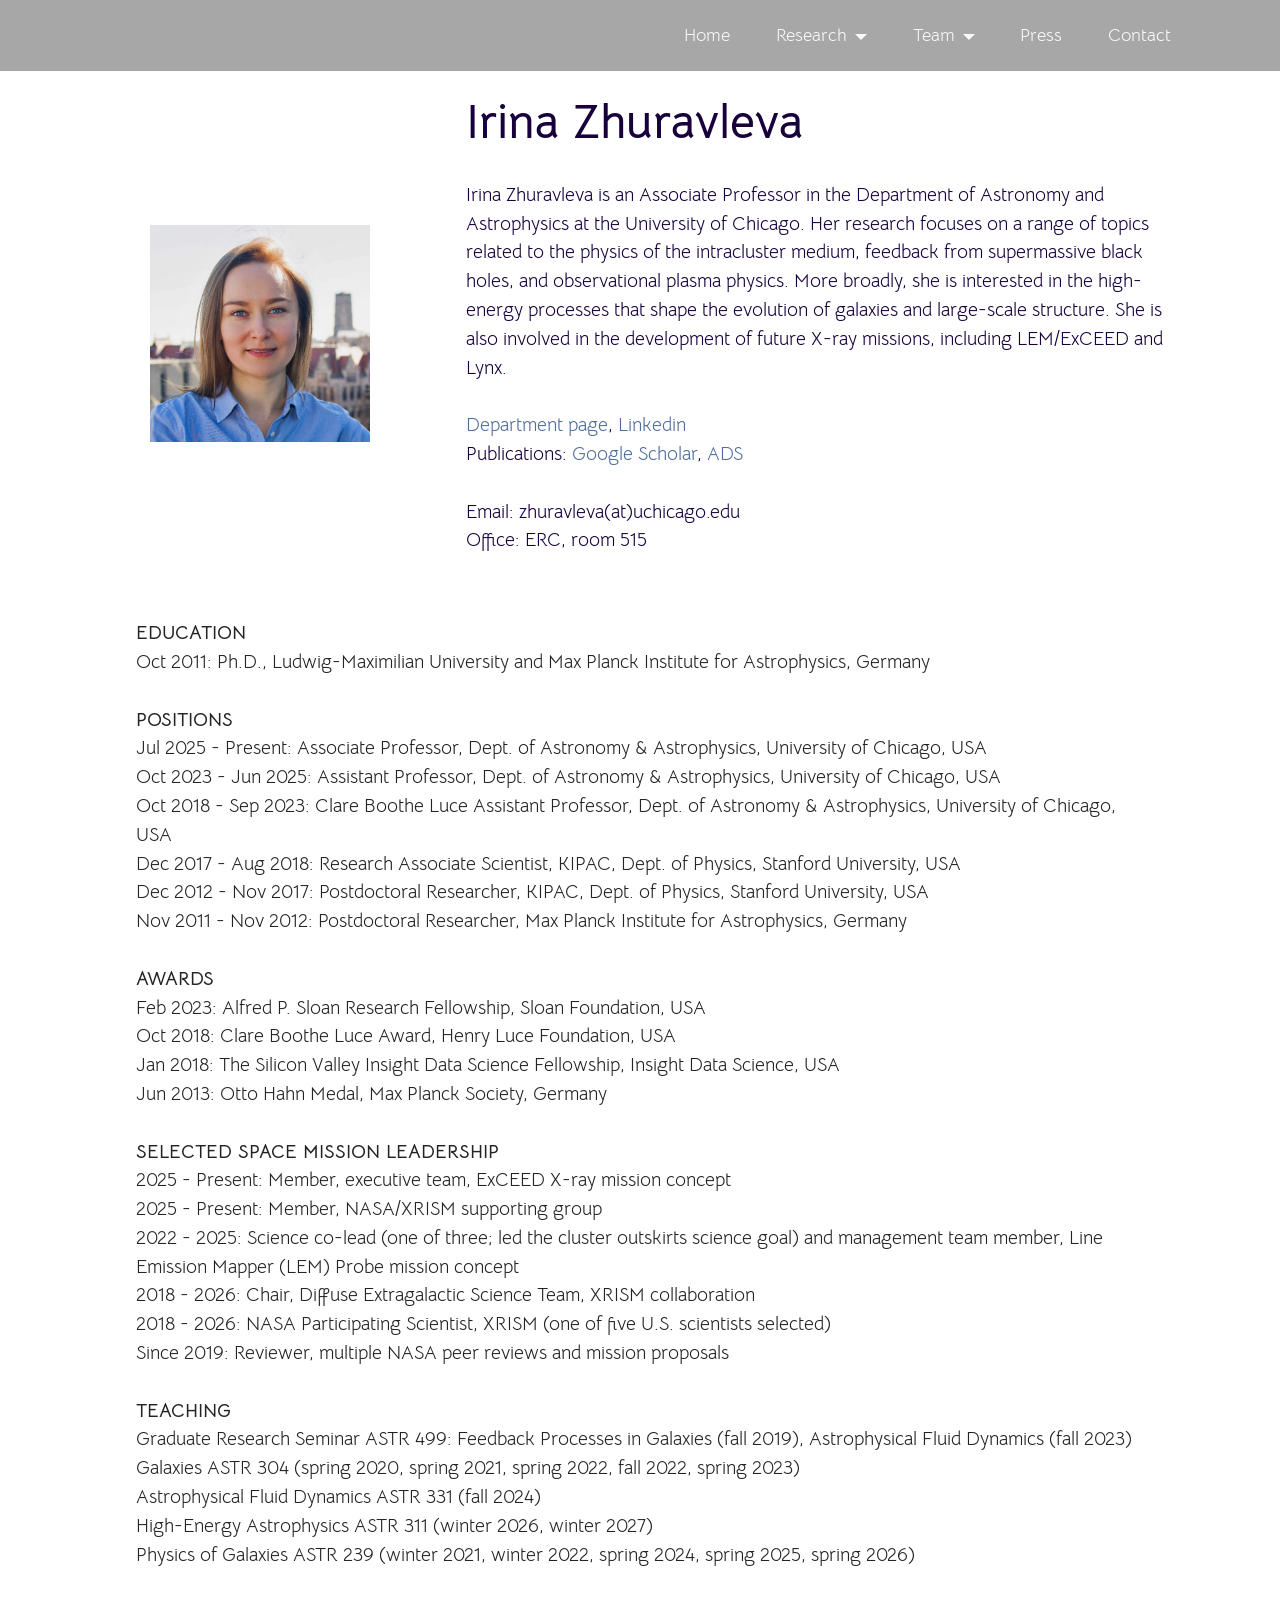
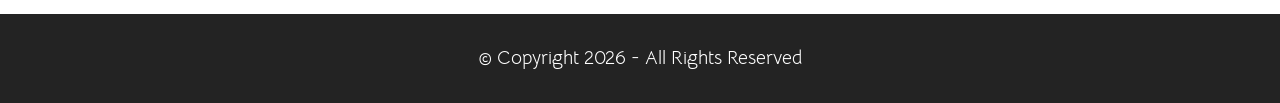
<file: page9.html>
<!DOCTYPE html>
<html  >
<head>
  
  <meta charset="UTF-8">
  <meta http-equiv="X-UA-Compatible" content="IE=edge">
  
  <meta name="viewport" content="width=device-width, initial-scale=1, minimum-scale=1">
  <link rel="shortcut icon" href="assets/images/logo.png" type="image/x-icon">
  <meta name="description" content="">
  
  
  <title>IZ</title>
  <link rel="stylesheet" href="assets/bootstrap/css/bootstrap.min.css">
  <link rel="stylesheet" href="assets/dropdown/css/style.css">
  <link rel="stylesheet" href="assets/socicon/css/styles.css">
  <link rel="stylesheet" href="assets/theme/css/style.css">
  <link rel="preload" href="https://fonts.googleapis.com/css?family=Bellota+Text:300,300i,400,400i,700,700i&display=swap" as="style" onload="this.onload=null;this.rel='stylesheet'">
  <noscript><link rel="stylesheet" href="https://fonts.googleapis.com/css?family=Bellota+Text:300,300i,400,400i,700,700i&display=swap"></noscript>
  <link rel="preload" as="style" href="assets/mobirise/css/mbr-additional.css?v=yGIwhx"><link rel="stylesheet" href="assets/mobirise/css/mbr-additional.css?v=yGIwhx" type="text/css">

  
  
  
</head>
<body>
  
  <section data-bs-version="5.1" class="menu menu1 cid-vx2IEeOgHq" once="menu" id="menu1-5s">
    

    <nav class="navbar navbar-dropdown navbar-fixed-top navbar-expand-lg">
        <div class="container">
            <div class="navbar-brand">
                
                
            </div>
            <button class="navbar-toggler" type="button" data-toggle="collapse" data-bs-toggle="collapse" data-target="#navbarSupportedContent" data-bs-target="#navbarSupportedContent" aria-controls="navbarNavAltMarkup" aria-expanded="false" aria-label="Toggle navigation">
                <div class="hamburger">
                    <span></span>
                    <span></span>
                    <span></span>
                    <span></span>
                </div>
            </button>
            <div class="collapse navbar-collapse" id="navbarSupportedContent">
                <ul class="navbar-nav nav-dropdown nav-right navbar-nav-top-padding" data-app-modern-menu="true"><li class="nav-item"><a class="nav-link link text-white text-primary display-4" href="index.html">Home</a></li>
                    <li class="nav-item dropdown"><a class="nav-link link dropdown-toggle text-white display-4" href="#" data-toggle="dropdown-submenu" data-bs-toggle="dropdown" data-bs-auto-close="outside" aria-expanded="false">Research</a><div class="dropdown-menu" aria-labelledby="dropdown-357"><a class="dropdown-item text-white text-primary display-4" href="index.html#content4-13">Main topics</a><a class="show dropdown-item text-white text-primary display-4" href="page7.html">Publications<br></a><a class="show dropdown-item text-white text-primary display-4" href="page8.html">Codes and tools</a></div></li>
                    <li class="nav-item dropdown"><a class="nav-link link dropdown-toggle text-white display-4" href="#" data-toggle="dropdown-submenu" data-bs-toggle="dropdown" data-bs-auto-close="outside" aria-expanded="false">Team</a><div class="dropdown-menu" aria-labelledby="dropdown-605"><a class="dropdown-item text-white text-primary display-4" href="index.html#slider02-23">Current members<br></a><a class="dropdown-item text-white text-primary display-4" href="index.html#features18-27">Previous members<br></a><a class="show dropdown-item text-white text-primary display-4" href="page13.html">Opportunities</a></div>
                    </li><li class="nav-item"><a class="nav-link link text-white text-primary display-4" href="index.html#slider1-5o">Press</a></li><li class="nav-item"><a class="nav-link link text-white text-primary display-4" href="index.html#contacts01-2y">Contact</a></li></ul>
                
                
            </div>
        </div>
    </nav>
</section>

<section data-bs-version="5.1" class="nichem5 people3 cid-vvAlagSLjv" id="people03-50">

    

    
    

    <div class="container">
        <div class="row justify-content-center">
            <div class="col-12 col-md-12 col-lg-4 image-wrapper">
                <img class="w-100" src="assets/images/iz-2.png" alt="">
            </div>
            <div class="col-12 col-lg col-md-12">
                <div class="text-wrapper align-left">
                    
                    <h1 class="mbr-section-title mbr-fonts-style mb-4 display-2"><strong>Irina Zhuravleva</strong></h1>
                    <p class="mbr-text mbr-fonts-style display-7">Irina Zhuravleva is an Associate Professor in the Department of Astronomy and Astrophysics at the University of Chicago. Her research focuses on a range of topics related to the physics of the intracluster medium, feedback from supermassive black holes, and observational plasma physics. More broadly, she is interested in the high-energy processes that shape the evolution of galaxies and large-scale structure. She is also involved in the development of future X-ray missions, including LEM/ExCEED and Lynx.<br><br><a href="https://astrophysics.uchicago.edu/people/profile/irina-zhuravleva/" class="text-primary">Department page</a>, <a href="https://www.linkedin.com/in/izhur/" class="text-primary">Linkedin</a><br>Publications: <a href="https://scholar.google.com/citations?user=7H0WO20AAAAJ&hl=en" class="text-primary">Google Scholar</a>, <a href="https://ui.adsabs.harvard.edu/search/fq=%7B!type%3Daqp%20v%3D%24fq_database%7D&fq_database=database%3A%20astronomy&q=author%3A(%22Zhuravleva%2CI.%22)&sort=date%20desc%2C%20bibcode%20desc&p_=0" class="text-primary">ADS</a><br><br>Email: zhuravleva(at)uchicago.edu<br>Office: ERC, room 515</p>
                    
                </div>
            </div>
        </div>
    </div>
</section>

<section data-bs-version="5.1" class="content5 cid-vvAtItaoSk" id="content5-53">
    
    <div class="container-fluid">
        <div class="row justify-content-center">
            <div class="col-md-12 col-lg-10">
                
                
                <p class="mbr-text mbr-fonts-style display-7"><strong>EDUCATION</strong><br>Oct 2011: Ph.D.,&nbsp;Ludwig-Maximilian University and&nbsp;Max Planck Institute for Astrophysics, Germany<br><br><strong>POSITIONS</strong><br>Jul 2025 - Present: Associate Professor, Dept. of Astronomy &amp; Astrophysics, University of Chicago, USA<br>Oct 2023 - Jun 2025:&nbsp;Assistant Professor,&nbsp;Dept. of Astronomy &amp; Astrophysics, University of Chicago, USA<br>Oct 2018 - Sep 2023: Clare Boothe Luce Assistant Professor,&nbsp;Dept. of Astronomy &amp; Astrophysics, University of Chicago, USA<br>Dec 2017 - Aug 2018:&nbsp;Research Associate Scientist, KIPAC, Dept. of Physics, Stanford University, USA<br>Dec 2012 - Nov 2017:&nbsp;Postdoctoral Researcher, KIPAC, Dept. of Physics, Stanford University, USA<br>Nov 2011 - Nov 2012: Postdoctoral Researcher, Max Planck Institute for Astrophysics, Germany<br><br><strong>AWARDS</strong><br>Feb 2023: Alfred P. Sloan Research Fellowship, Sloan Foundation, USA<br>Oct 2018: Clare Boothe Luce Award, Henry Luce Foundation, USA<br>Jan 2018: The Silicon Valley Insight Data Science Fellowship, Insight Data Science, USA<br>Jun 2013: Otto Hahn Medal, Max Planck Society, Germany<br><br><strong>SELECTED SPACE MISSION LEADERSHIP
</strong><br>2025 - Present: Member, executive team, ExCEED X-ray mission concept<br>2025 - Present: Member, NASA/XRISM supporting group&nbsp;<br>2022 - 2025: Science co-lead (one of three; led the cluster outskirts science goal) and management team member, Line Emission Mapper (LEM) Probe mission concept<br>2018 - 2026: Chair, Diffuse Extragalactic Science Team, XRISM collaboration<br>2018 - 2026: NASA Participating Scientist, XRISM (one of five U.S. scientists selected)&nbsp;<br>Since 2019:&nbsp;Reviewer, multiple NASA peer reviews and mission proposals<br><br><strong>TEACHING</strong><br>Graduate Research Seminar ASTR 499: Feedback Processes in Galaxies (fall 2019),&nbsp;Astrophysical Fluid Dynamics (fall 2023)<br>	Galaxies&nbsp;ASTR 304 (spring 2020, spring 2021, spring 2022, fall 2022, spring 2023)<br>Astrophysical Fluid Dynamics ASTR 331 (fall 2024)<br>                High-Energy Astrophysics ASTR 311 (winter 2026, winter 2027)<br>Physics of Galaxies ASTR 239 (winter 2021, winter 2022, spring 2024, spring 2025, spring 2026)<br><br></p>
            </div>
        </div>
    </div>
</section>

<section data-bs-version="5.1" class="footer7 cid-vvxtJqrKVz" once="footers" id="footer7-4h">

    

    

    <div class="container">
        <div class="media-container-row align-center mbr-white">
            <div class="col-12">
                <p class="mbr-text mb-0 mbr-fonts-style display-7">
                    © Copyright 2026 - All Rights Reserved
                </p>
            </div>
        </div>
    </div>
</section>


<script src="assets/bootstrap/js/bootstrap.bundle.min.js"></script>
  <script src="assets/smoothscroll/smooth-scroll.js"></script>
  <script src="assets/ytplayer/index.js"></script>
  <script src="assets/dropdown/js/navbar-dropdown.js"></script>
  <script src="assets/theme/js/script.js"></script>
  
  
  
</body>
</html>
</file>
<file: assets/web/assets/mobirise-icons2/mobirise2.css>
@font-face {
  font-family: 'Moririse2';
  font-display: swap;
  src:  url('mobirise2.eot?f2bix4');
  src:  url('mobirise2.eot?f2bix4#iefix') format('embedded-opentype'),
    url('mobirise2.woff2?f2bix4') format('woff2'),
    url('mobirise2.woff?f2bix4') format('woff'),
    url('mobirise2.ttf?f2bix4') format('truetype'),
    url('mobirise2.svg?f2bix4#mobirise2') format('svg');
  font-weight: normal;
  font-style: normal;
}

[class^="mobi-"], [class*=" mobi-"] {
  /* use !important to prevent issues with browser extensions that change fonts */
  font-family: 'Moririse2' !important;
  speak: none;
  font-style: normal;
  font-weight: normal;
  font-variant: normal;
  text-transform: none;
  line-height: 1;

  /* Better Font Rendering =========== */
  -webkit-font-smoothing: antialiased;
  -moz-osx-font-smoothing: grayscale;
}

.mobi-mbri-add-submenu:before {
  content: "\e900";
}
.mobi-mbri-alert:before {
  content: "\e901";
}
.mobi-mbri-align-center:before {
  content: "\e902";
}
.mobi-mbri-align-justify:before {
  content: "\e903";
}
.mobi-mbri-align-left:before {
  content: "\e904";
}
.mobi-mbri-align-right:before {
  content: "\e905";
}
.mobi-mbri-android:before {
  content: "\e906";
}
.mobi-mbri-apple:before {
  content: "\e907";
}
.mobi-mbri-arrow-down:before {
  content: "\e908";
}
.mobi-mbri-arrow-next:before {
  content: "\e909";
}
.mobi-mbri-arrow-prev:before {
  content: "\e90a";
}
.mobi-mbri-arrow-up:before {
  content: "\e90b";
}
.mobi-mbri-bold:before {
  content: "\e90c";
}
.mobi-mbri-bookmark:before {
  content: "\e90d";
}
.mobi-mbri-bootstrap:before {
  content: "\e90e";
}
.mobi-mbri-briefcase:before {
  content: "\e90f";
}
.mobi-mbri-browse:before {
  content: "\e910";
}
.mobi-mbri-bulleted-list:before {
  content: "\e911";
}
.mobi-mbri-calendar:before {
  content: "\e912";
}
.mobi-mbri-camera:before {
  content: "\e913";
}
.mobi-mbri-cart-add:before {
  content: "\e914";
}
.mobi-mbri-cart-full:before {
  content: "\e915";
}
.mobi-mbri-cash:before {
  content: "\e916";
}
.mobi-mbri-change-style:before {
  content: "\e917";
}
.mobi-mbri-chat:before {
  content: "\e918";
}
.mobi-mbri-clock:before {
  content: "\e919";
}
.mobi-mbri-close:before {
  content: "\e91a";
}
.mobi-mbri-cloud:before {
  content: "\e91b";
}
.mobi-mbri-code:before {
  content: "\e91c";
}
.mobi-mbri-contact-form:before {
  content: "\e91d";
}
.mobi-mbri-credit-card:before {
  content: "\e91e";
}
.mobi-mbri-cursor-click:before {
  content: "\e91f";
}
.mobi-mbri-cust-feedback:before {
  content: "\e920";
}
.mobi-mbri-database:before {
  content: "\e921";
}
.mobi-mbri-delivery:before {
  content: "\e922";
}
.mobi-mbri-desktop:before {
  content: "\e923";
}
.mobi-mbri-devices:before {
  content: "\e924";
}
.mobi-mbri-down:before {
  content: "\e925";
}
.mobi-mbri-download-2:before {
  content: "\e926";
}
.mobi-mbri-download:before {
  content: "\e927";
}
.mobi-mbri-drag-n-drop-2:before {
  content: "\e928";
}
.mobi-mbri-drag-n-drop:before {
  content: "\e929";
}
.mobi-mbri-edit-2:before {
  content: "\e92a";
}
.mobi-mbri-edit:before {
  content: "\e92b";
}
.mobi-mbri-error:before {
  content: "\e92c";
}
.mobi-mbri-extension:before {
  content: "\e92d";
}
.mobi-mbri-features:before {
  content: "\e92e";
}
.mobi-mbri-file:before {
  content: "\e92f";
}
.mobi-mbri-flag:before {
  content: "\e930";
}
.mobi-mbri-folder:before {
  content: "\e931";
}
.mobi-mbri-gift:before {
  content: "\e932";
}
.mobi-mbri-github:before {
  content: "\e933";
}
.mobi-mbri-globe-2:before {
  content: "\e934";
}
.mobi-mbri-globe:before {
  content: "\e935";
}
.mobi-mbri-growing-chart:before {
  content: "\e936";
}
.mobi-mbri-hearth:before {
  content: "\e937";
}
.mobi-mbri-help:before {
  content: "\e938";
}
.mobi-mbri-home:before {
  content: "\e939";
}
.mobi-mbri-hot-cup:before {
  content: "\e93a";
}
.mobi-mbri-idea:before {
  content: "\e93b";
}
.mobi-mbri-image-gallery:before {
  content: "\e93c";
}
.mobi-mbri-image-slider:before {
  content: "\e93d";
}
.mobi-mbri-info:before {
  content: "\e93e";
}
.mobi-mbri-italic:before {
  content: "\e93f";
}
.mobi-mbri-key:before {
  content: "\e940";
}
.mobi-mbri-laptop:before {
  content: "\e941";
}
.mobi-mbri-layers:before {
  content: "\e942";
}
.mobi-mbri-left-right:before {
  content: "\e943";
}
.mobi-mbri-left:before {
  content: "\e944";
}
.mobi-mbri-letter:before {
  content: "\e945";
}
.mobi-mbri-like:before {
  content: "\e946";
}
.mobi-mbri-link:before {
  content: "\e947";
}
.mobi-mbri-lock:before {
  content: "\e948";
}
.mobi-mbri-login:before {
  content: "\e949";
}
.mobi-mbri-logout:before {
  content: "\e94a";
}
.mobi-mbri-magic-stick:before {
  content: "\e94b";
}
.mobi-mbri-map-pin:before {
  content: "\e94c";
}
.mobi-mbri-menu:before {
  content: "\e94d";
}
.mobi-mbri-mobile-2:before {
  content: "\e94e";
}
.mobi-mbri-mobile-horizontal:before {
  content: "\e94f";
}
.mobi-mbri-mobile:before {
  content: "\e950";
}
.mobi-mbri-mobirise:before {
  content: "\e951";
}
.mobi-mbri-more-horizontal:before {
  content: "\e952";
}
.mobi-mbri-more-vertical:before {
  content: "\e953";
}
.mobi-mbri-music:before {
  content: "\e954";
}
.mobi-mbri-new-file:before {
  content: "\e955";
}
.mobi-mbri-numbered-list:before {
  content: "\e956";
}
.mobi-mbri-opened-folder:before {
  content: "\e957";
}
.mobi-mbri-pages:before {
  content: "\e958";
}
.mobi-mbri-paper-plane:before {
  content: "\e959";
}
.mobi-mbri-paperclip:before {
  content: "\e95a";
}
.mobi-mbri-phone:before {
  content: "\e95b";
}
.mobi-mbri-photo:before {
  content: "\e95c";
}
.mobi-mbri-photos:before {
  content: "\e95d";
}
.mobi-mbri-pin:before {
  content: "\e95e";
}
.mobi-mbri-play:before {
  content: "\e95f";
}
.mobi-mbri-plus:before {
  content: "\e960";
}
.mobi-mbri-preview:before {
  content: "\e961";
}
.mobi-mbri-print:before {
  content: "\e962";
}
.mobi-mbri-protect:before {
  content: "\e963";
}
.mobi-mbri-question:before {
  content: "\e964";
}
.mobi-mbri-quote-left:before {
  content: "\e965";
}
.mobi-mbri-quote-right:before {
  content: "\e966";
}
.mobi-mbri-redo:before {
  content: "\e967";
}
.mobi-mbri-refresh:before {
  content: "\e968";
}
.mobi-mbri-responsive-2:before {
  content: "\e969";
}
.mobi-mbri-responsive:before {
  content: "\e96a";
}
.mobi-mbri-right:before {
  content: "\e96b";
}
.mobi-mbri-rocket:before {
  content: "\e96c";
}
.mobi-mbri-sad-face:before {
  content: "\e96d";
}
.mobi-mbri-sale:before {
  content: "\e96e";
}
.mobi-mbri-save:before {
  content: "\e96f";
}
.mobi-mbri-search:before {
  content: "\e970";
}
.mobi-mbri-setting-2:before {
  content: "\e971";
}
.mobi-mbri-setting-3:before {
  content: "\e972";
}
.mobi-mbri-setting:before {
  content: "\e973";
}
.mobi-mbri-share:before {
  content: "\e974";
}
.mobi-mbri-shopping-bag:before {
  content: "\e975";
}
.mobi-mbri-shopping-basket:before {
  content: "\e976";
}
.mobi-mbri-shopping-cart:before {
  content: "\e977";
}
.mobi-mbri-sites:before {
  content: "\e978";
}
.mobi-mbri-smile-face:before {
  content: "\e979";
}
.mobi-mbri-speed:before {
  content: "\e97a";
}
.mobi-mbri-star:before {
  content: "\e97b";
}
.mobi-mbri-success:before {
  content: "\e97c";
}
.mobi-mbri-sun:before {
  content: "\e97d";
}
.mobi-mbri-sun2:before {
  content: "\e97e";
}
.mobi-mbri-tablet-vertical:before {
  content: "\e97f";
}
.mobi-mbri-tablet:before {
  content: "\e980";
}
.mobi-mbri-target:before {
  content: "\e981";
}
.mobi-mbri-timer:before {
  content: "\e982";
}
.mobi-mbri-to-ftp:before {
  content: "\e983";
}
.mobi-mbri-to-local-drive:before {
  content: "\e984";
}
.mobi-mbri-touch-swipe:before {
  content: "\e985";
}
.mobi-mbri-touch:before {
  content: "\e986";
}
.mobi-mbri-trash:before {
  content: "\e987";
}
.mobi-mbri-underline:before {
  content: "\e988";
}
.mobi-mbri-undo:before {
  content: "\e989";
}
.mobi-mbri-unlink:before {
  content: "\e98a";
}
.mobi-mbri-unlock:before {
  content: "\e98b";
}
.mobi-mbri-up-down:before {
  content: "\e98c";
}
.mobi-mbri-up:before {
  content: "\e98d";
}
.mobi-mbri-update:before {
  content: "\e98e";
}
.mobi-mbri-upload-2:before {
  content: "\e98f";
}
.mobi-mbri-upload:before {
  content: "\e990";
}
.mobi-mbri-user-2:before {
  content: "\e991";
}
.mobi-mbri-user:before {
  content: "\e992";
}
.mobi-mbri-users:before {
  content: "\e993";
}
.mobi-mbri-video-play:before {
  content: "\e994";
}
.mobi-mbri-video:before {
  content: "\e995";
}
.mobi-mbri-watch:before {
  content: "\e996";
}
.mobi-mbri-website-theme-2:before {
  content: "\e997";
}
.mobi-mbri-website-theme:before {
  content: "\e998";
}
.mobi-mbri-wifi:before {
  content: "\e999";
}
.mobi-mbri-windows:before {
  content: "\e99a";
}
.mobi-mbri-zoom-in:before {
  content: "\e99b";
}
.mobi-mbri-zoom-out:before {
  content: "\e99c";
}
</file>
<file: assets/parallax/jarallax.css>
.jarallax {
    position: relative;
    z-index: 0;
}
.jarallax > .jarallax-img {
    position: absolute;
    object-fit: cover;
    /* support for plugin https://github.com/bfred-it/object-fit-images */
    font-family: 'object-fit: cover;';
    top: 0;
    left: 0;
    width: 100%;
    height: 100%;
    z-index: -1;
}
</file>
<file: assets/dropdown/css/style.css>
.navbar-dropdown {
  left: 0;
  padding: 0;
  position: absolute;
  right: 0;
  top: 0;
  transition: all 0.45s ease;
  z-index: 1030;
  background: #282828; }
  .navbar-dropdown .navbar-logo {
    margin-right: 0.8rem;
    transition: margin 0.3s ease-in-out;
    vertical-align: middle; }
    .navbar-dropdown .navbar-logo img {
      height: 3.125rem;
      transition: all 0.3s ease-in-out; }
    .navbar-dropdown .navbar-logo.mbr-iconfont {
      font-size: 3.125rem;
      line-height: 3.125rem; }
  .navbar-dropdown .navbar-caption {
    font-weight: 700;
    white-space: normal;
    vertical-align: -4px;
    line-height: 3.125rem !important; }
    .navbar-dropdown .navbar-caption, .navbar-dropdown .navbar-caption:hover {
      color: inherit;
      text-decoration: none; }
  .navbar-dropdown .mbr-iconfont + .navbar-caption {
    vertical-align: -1px; }
  .navbar-dropdown.navbar-fixed-top {
    position: fixed; }
  .navbar-dropdown .navbar-brand span {
    vertical-align: -4px; }
  .navbar-dropdown.bg-color.transparent {
    background: none; }
  .navbar-dropdown.navbar-short .navbar-brand {
    padding: 0.625rem 0; }
    .navbar-dropdown.navbar-short .navbar-brand span {
      vertical-align: -1px; }
  .navbar-dropdown.navbar-short .navbar-caption {
    line-height: 2.375rem !important;
    vertical-align: -2px; }
  .navbar-dropdown.navbar-short .navbar-logo {
    margin-right: 0.5rem; }
    .navbar-dropdown.navbar-short .navbar-logo img {
      height: 2.375rem; }
    .navbar-dropdown.navbar-short .navbar-logo.mbr-iconfont {
      font-size: 2.375rem;
      line-height: 2.375rem; }
  .navbar-dropdown.navbar-short .mbr-table-cell {
    height: 3.625rem; }
  .navbar-dropdown .navbar-close {
    left: 0.6875rem;
    position: fixed;
    top: 0.75rem;
    z-index: 1000; }
  .navbar-dropdown .hamburger-icon {
    content: "";
    display: inline-block;
    vertical-align: middle;
    width: 16px;
    -webkit-box-shadow: 0 -6px 0 1px #282828,0 0 0 1px #282828,0 6px 0 1px #282828;
    -moz-box-shadow: 0 -6px 0 1px #282828,0 0 0 1px #282828,0 6px 0 1px #282828;
    box-shadow: 0 -6px 0 1px #282828,0 0 0 1px #282828,0 6px 0 1px #282828; }

.dropdown-menu .dropdown-toggle[data-toggle="dropdown-submenu"]::after {
  border-bottom: 0.35em solid transparent;
  border-left: 0.35em solid;
  border-right: 0;
  border-top: 0.35em solid transparent;
  margin-left: 0.3rem; }

.dropdown-menu .dropdown-item:focus {
  outline: 0; }

.nav-dropdown {
  font-size: 0.75rem;
  font-weight: 500;
  height: auto !important; }
  .nav-dropdown .nav-btn {
    padding-left: 1rem; }
  .nav-dropdown .link {
    margin: .667em 1.667em;
    font-weight: 500;
    padding: 0;
    transition: color .2s ease-in-out; }
    .nav-dropdown .link.dropdown-toggle {
      margin-right: 2.583em; }
      .nav-dropdown .link.dropdown-toggle::after {
        margin-left: .25rem;
        border-top: 0.35em solid;
        border-right: 0.35em solid transparent;
        border-left: 0.35em solid transparent;
        border-bottom: 0; }
      .nav-dropdown .link.dropdown-toggle[aria-expanded="true"] {
        margin: 0;
        padding: 0.667em 3.263em  0.667em 1.667em; }
  .nav-dropdown .link::after,
  .nav-dropdown .dropdown-item::after {
    color: inherit; }
  .nav-dropdown .btn {
    font-size: 0.75rem;
    font-weight: 700;
    letter-spacing: 0;
    margin-bottom: 0;
    padding-left: 1.25rem;
    padding-right: 1.25rem; }
  .nav-dropdown .dropdown-menu {
    border-radius: 0;
    border: 0;
    left: 0;
    margin: 0;
    padding-bottom: 1.25rem;
    padding-top: 1.25rem;
    position: relative; }
  .nav-dropdown .dropdown-submenu {
    margin-left: 0.125rem;
    top: 0; }
  .nav-dropdown .dropdown-item {
    font-weight: 500;
    line-height: 2;
    padding: 0.3846em 4.615em 0.3846em 1.5385em;
    position: relative;
    transition: color .2s ease-in-out, background-color .2s ease-in-out; }
    .nav-dropdown .dropdown-item::after {
      margin-top: -0.3077em;
      position: absolute;
      right: 1.1538em;
      top: 50%; }
    .nav-dropdown .dropdown-item:focus, .nav-dropdown .dropdown-item:hover {
      background: none; }

@media (max-width: 767px) {
  .nav-dropdown.navbar-toggleable-sm {
    bottom: 0;
    display: none;
    left: 0;
    overflow-x: hidden;
    position: fixed;
    top: 0;
    transform: translateX(-100%);
    -ms-transform: translateX(-100%);
    -webkit-transform: translateX(-100%);
    width: 18.75rem;
    z-index: 999; } }
.nav-dropdown.navbar-toggleable-xl {
  bottom: 0;
  display: none;
  left: 0;
  overflow-x: hidden;
  position: fixed;
  top: 0;
  transform: translateX(-100%);
  -ms-transform: translateX(-100%);
  -webkit-transform: translateX(-100%);
  width: 18.75rem;
  z-index: 999; }

.nav-dropdown-sm {
  display: block !important;
  overflow-x: hidden;
  overflow: auto;
  padding-top: 3.875rem; }
  .nav-dropdown-sm::after {
    content: "";
    display: block;
    height: 3rem;
    width: 100%; }
  .nav-dropdown-sm.collapse.in ~ .navbar-close {
    display: block !important; }
  .nav-dropdown-sm.collapsing, .nav-dropdown-sm.collapse.in {
    transform: translateX(0);
    -ms-transform: translateX(0);
    -webkit-transform: translateX(0);
    transition: all 0.25s ease-out;
    -webkit-transition: all 0.25s ease-out;
    background: #282828; }
  .nav-dropdown-sm.collapsing[aria-expanded="false"] {
    transform: translateX(-100%);
    -ms-transform: translateX(-100%);
    -webkit-transform: translateX(-100%); }
  .nav-dropdown-sm .nav-item {
    display: block;
    margin-left: 0 !important;
    padding-left: 0; }
  .nav-dropdown-sm .link,
  .nav-dropdown-sm .dropdown-item {
    border-top: 1px dotted rgba(255, 255, 255, 0.1);
    font-size: 0.8125rem;
    line-height: 1.6;
    margin: 0 !important;
    padding: 0.875rem 2.4rem 0.875rem 1.5625rem !important;
    position: relative;
    white-space: normal; }
    .nav-dropdown-sm .link:focus, .nav-dropdown-sm .link:hover,
    .nav-dropdown-sm .dropdown-item:focus,
    .nav-dropdown-sm .dropdown-item:hover {
      background: rgba(0, 0, 0, 0.2) !important;
      color: #c0a375; }
  .nav-dropdown-sm .nav-btn {
    position: relative;
    padding: 1.5625rem 1.5625rem 0 1.5625rem; }
    .nav-dropdown-sm .nav-btn::before {
      border-top: 1px dotted rgba(255, 255, 255, 0.1);
      content: "";
      left: 0;
      position: absolute;
      top: 0;
      width: 100%; }
    .nav-dropdown-sm .nav-btn + .nav-btn {
      padding-top: 0.625rem; }
      .nav-dropdown-sm .nav-btn + .nav-btn::before {
        display: none; }
  .nav-dropdown-sm .btn {
    padding: 0.625rem 0; }
  .nav-dropdown-sm .dropdown-toggle[data-toggle="dropdown-submenu"]::after {
    margin-left: .25rem;
    border-top: 0.35em solid;
    border-right: 0.35em solid transparent;
    border-left: 0.35em solid transparent;
    border-bottom: 0; }
  .nav-dropdown-sm .dropdown-toggle[data-toggle="dropdown-submenu"][aria-expanded="true"]::after {
    border-top: 0;
    border-right: 0.35em solid transparent;
    border-left: 0.35em solid transparent;
    border-bottom: 0.35em solid; }
  .nav-dropdown-sm .dropdown-menu {
    margin: 0;
    padding: 0;
    position: relative;
    top: 0;
    left: 0;
    width: 100%;
    border: 0;
    float: none;
    border-radius: 0;
    background: none; }
  .nav-dropdown-sm .dropdown-submenu {
    left: 100%;
    margin-left: 0.125rem;
    margin-top: -1.25rem;
    top: 0; }

.navbar-toggleable-sm .nav-dropdown .dropdown-menu {
  position: absolute; }

.navbar-toggleable-sm .nav-dropdown .dropdown-submenu {
  left: 100%;
  margin-left: 0.125rem;
  margin-top: -1.25rem;
  top: 0; }

.navbar-toggleable-sm.opened .nav-dropdown .dropdown-menu {
  position: relative; }

.navbar-toggleable-sm.opened .nav-dropdown .dropdown-submenu {
  left: 0;
  margin-left: 00rem;
  margin-top: 0rem;
  top: 0; }

.is-builder .nav-dropdown.collapsing {
  transition: none !important; }
</file>
<file: assets/socicon/css/styles.css>
@charset "UTF-8";

@font-face {
  font-family: 'Socicon';
  src:  url('../fonts/socicon.eot');
  src:  url('../fonts/socicon.eot?#iefix') format('embedded-opentype'),
    url('../fonts/socicon.woff2') format('woff2'),
    url('../fonts/socicon.ttf') format('truetype'),
    url('../fonts/socicon.woff') format('woff'),
    url('../fonts/socicon.svg#socicon') format('svg');
  font-weight: normal;
  font-style: normal;
  font-display: swap;
}

[data-icon]:before {
  font-family: "socicon" !important;
  content: attr(data-icon);
  font-style: normal !important;
  font-weight: normal !important;
  font-variant: normal !important;
  text-transform: none !important;
  speak: none;
  line-height: 1;
  -webkit-font-smoothing: antialiased;
  -moz-osx-font-smoothing: grayscale;
}

[class^="socicon-"], [class*=" socicon-"] {
  /* use !important to prevent issues with browser extensions that change fonts */
  font-family: 'Socicon' !important;
  speak: none;
  font-style: normal;
  font-weight: normal;
  font-variant: normal;
  text-transform: none;
  line-height: 1;

  /* Better Font Rendering =========== */
  -webkit-font-smoothing: antialiased;
  -moz-osx-font-smoothing: grayscale;
}

.socicon-500px:before {
  content: "\e000";
}
.socicon-8tracks:before {
  content: "\e001";
}
.socicon-airbnb:before {
  content: "\e002";
}
.socicon-alliance:before {
  content: "\e003";
}
.socicon-amazon:before {
  content: "\e004";
}
.socicon-amplement:before {
  content: "\e005";
}
.socicon-android:before {
  content: "\e006";
}
.socicon-angellist:before {
  content: "\e007";
}
.socicon-apple:before {
  content: "\e008";
}
.socicon-appnet:before {
  content: "\e009";
}
.socicon-baidu:before {
  content: "\e00a";
}
.socicon-bandcamp:before {
  content: "\e00b";
}
.socicon-battlenet:before {
  content: "\e00c";
}
.socicon-mixer:before {
  content: "\e00d";
}
.socicon-bebee:before {
  content: "\e00e";
}
.socicon-bebo:before {
  content: "\e00f";
}
.socicon-behance:before {
  content: "\e010";
}
.socicon-blizzard:before {
  content: "\e011";
}
.socicon-blogger:before {
  content: "\e012";
}
.socicon-buffer:before {
  content: "\e013";
}
.socicon-chrome:before {
  content: "\e014";
}
.socicon-coderwall:before {
  content: "\e015";
}
.socicon-curse:before {
  content: "\e016";
}
.socicon-dailymotion:before {
  content: "\e017";
}
.socicon-deezer:before {
  content: "\e018";
}
.socicon-delicious:before {
  content: "\e019";
}
.socicon-deviantart:before {
  content: "\e01a";
}
.socicon-diablo:before {
  content: "\e01b";
}
.socicon-digg:before {
  content: "\e01c";
}
.socicon-discord:before {
  content: "\e01d";
}
.socicon-disqus:before {
  content: "\e01e";
}
.socicon-douban:before {
  content: "\e01f";
}
.socicon-draugiem:before {
  content: "\e020";
}
.socicon-dribbble:before {
  content: "\e021";
}
.socicon-drupal:before {
  content: "\e022";
}
.socicon-ebay:before {
  content: "\e023";
}
.socicon-ello:before {
  content: "\e024";
}
.socicon-endomodo:before {
  content: "\e025";
}
.socicon-envato:before {
  content: "\e026";
}
.socicon-etsy:before {
  content: "\e027";
}
.socicon-facebook:before {
  content: "\e028";
}
.socicon-feedburner:before {
  content: "\e029";
}
.socicon-filmweb:before {
  content: "\e02a";
}
.socicon-firefox:before {
  content: "\e02b";
}
.socicon-flattr:before {
  content: "\e02c";
}
.socicon-flickr:before {
  content: "\e02d";
}
.socicon-formulr:before {
  content: "\e02e";
}
.socicon-forrst:before {
  content: "\e02f";
}
.socicon-foursquare:before {
  content: "\e030";
}
.socicon-friendfeed:before {
  content: "\e031";
}
.socicon-github:before {
  content: "\e032";
}
.socicon-goodreads:before {
  content: "\e033";
}
.socicon-google:before {
  content: "\e034";
}
.socicon-googlescholar:before {
  content: "\e035";
}
.socicon-googlegroups:before {
  content: "\e036";
}
.socicon-googlephotos:before {
  content: "\e037";
}
.socicon-googleplus:before {
  content: "\e038";
}
.socicon-grooveshark:before {
  content: "\e039";
}
.socicon-hackerrank:before {
  content: "\e03a";
}
.socicon-hearthstone:before {
  content: "\e03b";
}
.socicon-hellocoton:before {
  content: "\e03c";
}
.socicon-heroes:before {
  content: "\e03d";
}
.socicon-smashcast:before {
  content: "\e03e";
}
.socicon-horde:before {
  content: "\e03f";
}
.socicon-houzz:before {
  content: "\e040";
}
.socicon-icq:before {
  content: "\e041";
}
.socicon-identica:before {
  content: "\e042";
}
.socicon-imdb:before {
  content: "\e043";
}
.socicon-instagram:before {
  content: "\e044";
}
.socicon-issuu:before {
  content: "\e045";
}
.socicon-istock:before {
  content: "\e046";
}
.socicon-itunes:before {
  content: "\e047";
}
.socicon-keybase:before {
  content: "\e048";
}
.socicon-lanyrd:before {
  content: "\e049";
}
.socicon-lastfm:before {
  content: "\e04a";
}
.socicon-line:before {
  content: "\e04b";
}
.socicon-linkedin:before {
  content: "\e04c";
}
.socicon-livejournal:before {
  content: "\e04d";
}
.socicon-lyft:before {
  content: "\e04e";
}
.socicon-macos:before {
  content: "\e04f";
}
.socicon-mail:before {
  content: "\e050";
}
.socicon-medium:before {
  content: "\e051";
}
.socicon-meetup:before {
  content: "\e052";
}
.socicon-mixcloud:before {
  content: "\e053";
}
.socicon-modelmayhem:before {
  content: "\e054";
}
.socicon-mumble:before {
  content: "\e055";
}
.socicon-myspace:before {
  content: "\e056";
}
.socicon-newsvine:before {
  content: "\e057";
}
.socicon-nintendo:before {
  content: "\e058";
}
.socicon-npm:before {
  content: "\e059";
}
.socicon-odnoklassniki:before {
  content: "\e05a";
}
.socicon-openid:before {
  content: "\e05b";
}
.socicon-opera:before {
  content: "\e05c";
}
.socicon-outlook:before {
  content: "\e05d";
}
.socicon-overwatch:before {
  content: "\e05e";
}
.socicon-patreon:before {
  content: "\e05f";
}
.socicon-paypal:before {
  content: "\e060";
}
.socicon-periscope:before {
  content: "\e061";
}
.socicon-persona:before {
  content: "\e062";
}
.socicon-pinterest:before {
  content: "\e063";
}
.socicon-play:before {
  content: "\e064";
}
.socicon-player:before {
  content: "\e065";
}
.socicon-playstation:before {
  content: "\e066";
}
.socicon-pocket:before {
  content: "\e067";
}
.socicon-qq:before {
  content: "\e068";
}
.socicon-quora:before {
  content: "\e069";
}
.socicon-raidcall:before {
  content: "\e06a";
}
.socicon-ravelry:before {
  content: "\e06b";
}
.socicon-reddit:before {
  content: "\e06c";
}
.socicon-renren:before {
  content: "\e06d";
}
.socicon-researchgate:before {
  content: "\e06e";
}
.socicon-residentadvisor:before {
  content: "\e06f";
}
.socicon-reverbnation:before {
  content: "\e070";
}
.socicon-rss:before {
  content: "\e071";
}
.socicon-sharethis:before {
  content: "\e072";
}
.socicon-skype:before {
  content: "\e073";
}
.socicon-slideshare:before {
  content: "\e074";
}
.socicon-smugmug:before {
  content: "\e075";
}
.socicon-snapchat:before {
  content: "\e076";
}
.socicon-songkick:before {
  content: "\e077";
}
.socicon-soundcloud:before {
  content: "\e078";
}
.socicon-spotify:before {
  content: "\e079";
}
.socicon-stackexchange:before {
  content: "\e07a";
}
.socicon-stackoverflow:before {
  content: "\e07b";
}
.socicon-starcraft:before {
  content: "\e07c";
}
.socicon-stayfriends:before {
  content: "\e07d";
}
.socicon-steam:before {
  content: "\e07e";
}
.socicon-storehouse:before {
  content: "\e07f";
}
.socicon-strava:before {
  content: "\e080";
}
.socicon-streamjar:before {
  content: "\e081";
}
.socicon-stumbleupon:before {
  content: "\e082";
}
.socicon-swarm:before {
  content: "\e083";
}
.socicon-teamspeak:before {
  content: "\e084";
}
.socicon-teamviewer:before {
  content: "\e085";
}
.socicon-technorati:before {
  content: "\e086";
}
.socicon-telegram:before {
  content: "\e087";
}
.socicon-tripadvisor:before {
  content: "\e088";
}
.socicon-tripit:before {
  content: "\e089";
}
.socicon-triplej:before {
  content: "\e08a";
}
.socicon-tumblr:before {
  content: "\e08b";
}
.socicon-twitch:before {
  content: "\e08c";
}
.socicon-twitter:before {
  content: "\e08d";
}
.socicon-uber:before {
  content: "\e08e";
}
.socicon-ventrilo:before {
  content: "\e08f";
}
.socicon-viadeo:before {
  content: "\e090";
}
.socicon-viber:before {
  content: "\e091";
}
.socicon-viewbug:before {
  content: "\e092";
}
.socicon-vimeo:before {
  content: "\e093";
}
.socicon-vine:before {
  content: "\e094";
}
.socicon-vkontakte:before {
  content: "\e095";
}
.socicon-warcraft:before {
  content: "\e096";
}
.socicon-wechat:before {
  content: "\e097";
}
.socicon-weibo:before {
  content: "\e098";
}
.socicon-whatsapp:before {
  content: "\e099";
}
.socicon-wikipedia:before {
  content: "\e09a";
}
.socicon-windows:before {
  content: "\e09b";
}
.socicon-wordpress:before {
  content: "\e09c";
}
.socicon-wykop:before {
  content: "\e09d";
}
.socicon-xbox:before {
  content: "\e09e";
}
.socicon-xing:before {
  content: "\e09f";
}
.socicon-yahoo:before {
  content: "\e0a0";
}
.socicon-yammer:before {
  content: "\e0a1";
}
.socicon-yandex:before {
  content: "\e0a2";
}
.socicon-yelp:before {
  content: "\e0a3";
}
.socicon-younow:before {
  content: "\e0a4";
}
.socicon-youtube:before {
  content: "\e0a5";
}
.socicon-zapier:before {
  content: "\e0a6";
}
.socicon-zerply:before {
  content: "\e0a7";
}
.socicon-zomato:before {
  content: "\e0a8";
}
.socicon-zynga:before {
  content: "\e0a9";
}
.socicon-bluesky:before {
  content: "\e0aa";
}
.socicon-threads:before {
  content: "\e0ab";
}
.socicon-spreadshirt:before {
  content: "\e901";
}
.socicon-gamejolt:before {
  content: "\e902";
}
.socicon-trello:before {
  content: "\e903";
}
.socicon-tunein:before {
  content: "\e904";
}
.socicon-bloglovin:before {
  content: "\e905";
}
.socicon-gamewisp:before {
  content: "\e906";
}
.socicon-messenger:before {
  content: "\e907";
}
.socicon-pandora:before {
  content: "\e908";
}
.socicon-augment:before {
  content: "\e909";
}
.socicon-bitbucket:before {
  content: "\e90a";
}
.socicon-fyuse:before {
  content: "\e90b";
}
.socicon-yt-gaming:before {
  content: "\e90c";
}
.socicon-sketchfab:before {
  content: "\e90d";
}
.socicon-mobcrush:before {
  content: "\e90e";
}
.socicon-microsoft:before {
  content: "\e90f";
}
.socicon-realtor:before {
  content: "\e910";
}
.socicon-tidal:before {
  content: "\e911";
}
.socicon-qobuz:before {
  content: "\e912";
}
.socicon-natgeo:before {
  content: "\e913";
}
.socicon-mastodon:before {
  content: "\e914";
}
.socicon-unsplash:before {
  content: "\e915";
}
.socicon-homeadvisor:before {
  content: "\e916";
}
.socicon-angieslist:before {
  content: "\e917";
}
.socicon-codepen:before {
  content: "\e918";
}
.socicon-slack:before {
  content: "\e919";
}
.socicon-openaigym:before {
  content: "\e91a";
}
.socicon-logmein:before {
  content: "\e91b";
}
.socicon-fiverr:before {
  content: "\e91c";
}
.socicon-gotomeeting:before {
  content: "\e91d";
}
.socicon-aliexpress:before {
  content: "\e91e";
}
.socicon-guru:before {
  content: "\e91f";
}
.socicon-appstore:before {
  content: "\e920";
}
.socicon-homes:before {
  content: "\e921";
}
.socicon-zoom:before {
  content: "\e922";
}
.socicon-alibaba:before {
  content: "\e923";
}
.socicon-craigslist:before {
  content: "\e924";
}
.socicon-wix:before {
  content: "\e925";
}
.socicon-redfin:before {
  content: "\e926";
}
.socicon-googlecalendar:before {
  content: "\e927";
}
.socicon-shopify:before {
  content: "\e928";
}
.socicon-freelancer:before {
  content: "\e929";
}
.socicon-seedrs:before {
  content: "\e92a";
}
.socicon-bing:before {
  content: "\e92b";
}
.socicon-doodle:before {
  content: "\e92c";
}
.socicon-bonanza:before {
  content: "\e92d";
}
.socicon-squarespace:before {
  content: "\e92e";
}
.socicon-toptal:before {
  content: "\e92f";
}
.socicon-gust:before {
  content: "\e930";
}
.socicon-ask:before {
  content: "\e931";
}
.socicon-trulia:before {
  content: "\e932";
}
.socicon-loomly:before {
  content: "\e933";
}
.socicon-ghost:before {
  content: "\e934";
}
.socicon-upwork:before {
  content: "\e935";
}
.socicon-fundable:before {
  content: "\e936";
}
.socicon-booking:before {
  content: "\e937";
}
.socicon-googlemaps:before {
  content: "\e938";
}
.socicon-zillow:before {
  content: "\e939";
}
.socicon-niconico:before {
  content: "\e93a";
}
.socicon-toneden:before {
  content: "\e93b";
}
.socicon-crunchbase:before {
  content: "\e93c";
}
.socicon-homefy:before {
  content: "\e93d";
}
.socicon-calendly:before {
  content: "\e93e";
}
.socicon-livemaster:before {
  content: "\e93f";
}
.socicon-udemy:before {
  content: "\e940";
}
.socicon-codered:before {
  content: "\e941";
}
.socicon-origin:before {
  content: "\e942";
}
.socicon-nextdoor:before {
  content: "\e943";
}
.socicon-portfolio:before {
  content: "\e944";
}
.socicon-instructables:before {
  content: "\e945";
}
.socicon-gitlab:before {
  content: "\e946";
}
.socicon-hackernews:before {
  content: "\e947";
}
.socicon-smashwords:before {
  content: "\e948";
}
.socicon-kobo:before {
  content: "\e949";
}
.socicon-bookbub:before {
  content: "\e94a";
}
.socicon-mailru:before {
  content: "\e94b";
}
.socicon-moddb:before {
  content: "\e94c";
}
.socicon-indiedb:before {
  content: "\e94d";
}
.socicon-traxsource:before {
  content: "\e94e";
}
.socicon-gamefor:before {
  content: "\e94f";
}
.socicon-pixiv:before {
  content: "\e950";
}
.socicon-myanimelist:before {
  content: "\e951";
}
.socicon-blackberry:before {
  content: "\e952";
}
.socicon-wickr:before {
  content: "\e953";
}
.socicon-spip:before {
  content: "\e954";
}
.socicon-napster:before {
  content: "\e955";
}
.socicon-beatport:before {
  content: "\e956";
}
.socicon-hackerone:before {
  content: "\e957";
}
.socicon-internet:before {
  content: "\e958";
}
.socicon-ubuntu:before {
  content: "\e959";
}
.socicon-artstation:before {
  content: "\e95a";
}
.socicon-invision:before {
  content: "\e95b";
}
.socicon-torial:before {
  content: "\e95c";
}
.socicon-collectorz:before {
  content: "\e95d";
}
.socicon-seenthis:before {
  content: "\e95e";
}
.socicon-googleplaymusic:before {
  content: "\e95f";
}
.socicon-debian:before {
  content: "\e960";
}
.socicon-filmfreeway:before {
  content: "\e961";
}
.socicon-gnome:before {
  content: "\e962";
}
.socicon-itchio:before {
  content: "\e963";
}
.socicon-jamendo:before {
  content: "\e964";
}
.socicon-mix:before {
  content: "\e965";
}
.socicon-sharepoint:before {
  content: "\e966";
}
.socicon-tinder:before {
  content: "\e967";
}
.socicon-windguru:before {
  content: "\e968";
}
.socicon-cdbaby:before {
  content: "\e969";
}
.socicon-elementaryos:before {
  content: "\e96a";
}
.socicon-stage32:before {
  content: "\e96b";
}
.socicon-tiktok:before {
  content: "\e96c";
}
.socicon-gitter:before {
  content: "\e96d";
}
.socicon-letterboxd:before {
  content: "\e96e";
}
.socicon-threema:before {
  content: "\e96f";
}
.socicon-splice:before {
  content: "\e970";
}
.socicon-metapop:before {
  content: "\e971";
}
.socicon-naver:before {
  content: "\e972";
}
.socicon-remote:before {
  content: "\e973";
}
.socicon-flipboard:before {
  content: "\e974";
}
.socicon-googlehangouts:before {
  content: "\e975";
}
.socicon-dlive:before {
  content: "\e976";
}
.socicon-vsco:before {
  content: "\e977";
}
.socicon-stitcher:before {
  content: "\e978";
}
.socicon-avvo:before {
  content: "\e979";
}
.socicon-redbubble:before {
  content: "\e97a";
}
.socicon-society6:before {
  content: "\e97b";
}
.socicon-zazzle:before {
  content: "\e97c";
}
.socicon-eitaa:before {
  content: "\e97d";
}
.socicon-soroush:before {
  content: "\e97e";
}
.socicon-bale:before {
  content: "\e97f";
}
</file>
<file: assets/theme/css/style.css>
@charset "UTF-8";
section {
  background-color: #ffffff;
}

body {
  font-style: normal;
  line-height: 1.5;
  font-weight: 400;
  color: #232323;
  position: relative;
}

button {
  background-color: transparent;
  border-color: transparent;
}

section,
.container,
.container-fluid {
  position: relative;
  word-wrap: break-word;
}

a.mbr-iconfont:hover {
  text-decoration: none;
}

.article .lead p,
.article .lead ul,
.article .lead ol,
.article .lead pre,
.article .lead blockquote {
  margin-bottom: 0;
}

a {
  font-style: normal;
  font-weight: 400;
  cursor: pointer;
}
a, a:hover {
  text-decoration: none;
}

.mbr-section-title {
  font-style: normal;
  line-height: 1.3;
}

.mbr-section-subtitle {
  line-height: 1.3;
}

.mbr-text {
  font-style: normal;
  line-height: 1.7;
}

h1,
h2,
h3,
h4,
h5,
h6,
.display-1,
.display-2,
.display-4,
.display-5,
.display-7,
span,
p,
a {
  line-height: 1;
  word-break: break-word;
  word-wrap: break-word;
  font-weight: 400;
}

b,
strong {
  font-weight: bold;
}

input:-webkit-autofill, input:-webkit-autofill:hover, input:-webkit-autofill:focus, input:-webkit-autofill:active {
  transition-delay: 9999s;
  -webkit-transition-property: background-color, color;
  transition-property: background-color, color;
}

textarea[type=hidden] {
  display: none;
}

section {
  background-position: 50% 50%;
  background-repeat: no-repeat;
  background-size: cover;
}
section .mbr-background-video,
section .mbr-background-video-preview {
  position: absolute;
  bottom: 0;
  left: 0;
  right: 0;
  top: 0;
}

.hidden {
  visibility: hidden;
}

.mbr-z-index20 {
  z-index: 20;
}

/*! Base colors */
.mbr-white {
  color: #ffffff;
}

.mbr-black {
  color: #111111;
}

.mbr-bg-white {
  background-color: #ffffff;
}

.mbr-bg-black {
  background-color: #000000;
}

/*! Text-aligns */
.align-left {
  text-align: left;
}

.align-center {
  text-align: center;
}

.align-right {
  text-align: right;
}

/*! Font-weight  */
.mbr-light {
  font-weight: 300;
}

.mbr-regular {
  font-weight: 400;
}

.mbr-semibold {
  font-weight: 500;
}

.mbr-bold {
  font-weight: 700;
}

/*! Media  */
.media-content {
  flex-basis: 100%;
}

.media-container-row {
  display: flex;
  flex-direction: row;
  flex-wrap: wrap;
  justify-content: center;
  align-content: center;
  align-items: start;
}
.media-container-row .media-size-item {
  width: 400px;
}

.media-container-column {
  display: flex;
  flex-direction: column;
  flex-wrap: wrap;
  justify-content: center;
  align-content: center;
  align-items: stretch;
}
.media-container-column > * {
  width: 100%;
}

@media (min-width: 992px) {
  .media-container-row {
    flex-wrap: nowrap;
  }
}
figure {
  margin-bottom: 0;
  overflow: hidden;
}

figure[mbr-media-size] {
  transition: width 0.1s;
}

img,
iframe {
  display: block;
  width: 100%;
}

.card {
  background-color: transparent;
  border: none;
}

.card-box {
  width: 100%;
}

.card-img {
  text-align: center;
  flex-shrink: 0;
  -webkit-flex-shrink: 0;
}

.media {
  max-width: 100%;
  margin: 0 auto;
}

.mbr-figure {
  align-self: center;
}

.media-container > div {
  max-width: 100%;
}

.mbr-figure img,
.card-img img {
  width: 100%;
}

@media (max-width: 991px) {
  .media-size-item {
    width: auto !important;
  }

  .media {
    width: auto;
  }

  .mbr-figure {
    width: 100% !important;
  }
}
/*! Buttons */
.mbr-section-btn {
  margin-left: -0.6rem;
  margin-right: -0.6rem;
  font-size: 0;
}

.btn {
  font-weight: 600;
  border-width: 1px;
  font-style: normal;
  margin: 0.6rem 0.6rem;
  white-space: normal;
  transition: all 0.2s ease-in-out;
  display: inline-flex;
  align-items: center;
  justify-content: center;
  word-break: break-word;
}

.btn-sm {
  font-weight: 600;
  letter-spacing: 0px;
  transition: all 0.3s ease-in-out;
}

.btn-md {
  font-weight: 600;
  letter-spacing: 0px;
  transition: all 0.3s ease-in-out;
}

.btn-lg {
  font-weight: 600;
  letter-spacing: 0px;
  transition: all 0.3s ease-in-out;
}

.btn-form {
  margin: 0;
}
.btn-form:hover {
  cursor: pointer;
}

nav .mbr-section-btn {
  margin-left: 0rem;
  margin-right: 0rem;
}

/*! Btn icon margin */
.btn .mbr-iconfont,
.btn.btn-sm .mbr-iconfont {
  order: 1;
  cursor: pointer;
  margin-left: 0.5rem;
  vertical-align: sub;
}

.btn.btn-md .mbr-iconfont,
.btn.btn-md .mbr-iconfont {
  margin-left: 0.8rem;
}

.mbr-regular {
  font-weight: 400;
}

.mbr-semibold {
  font-weight: 500;
}

.mbr-bold {
  font-weight: 700;
}

[type=submit] {
  -webkit-appearance: none;
}

/*! Full-screen */
.mbr-fullscreen .mbr-overlay {
  min-height: 100vh;
}

.mbr-fullscreen {
  display: flex;
  display: -moz-flex;
  display: -ms-flex;
  display: -o-flex;
  align-items: center;
  min-height: 100vh;
  padding-top: 3rem;
  padding-bottom: 3rem;
}

/*! Map */
.map {
  height: 25rem;
  position: relative;
}
.map iframe {
  width: 100%;
  height: 100%;
}

/*! Scroll to top arrow */
.mbr-arrow-up {
  bottom: 25px;
  right: 90px;
  position: fixed;
  text-align: right;
  z-index: 5000;
  color: #ffffff;
  font-size: 22px;
}

.mbr-arrow-up a {
  background: rgba(0, 0, 0, 0.2);
  border-radius: 50%;
  color: #fff;
  display: inline-block;
  height: 60px;
  width: 60px;
  border: 2px solid #fff;
  outline-style: none !important;
  position: relative;
  text-decoration: none;
  transition: all 0.3s ease-in-out;
  cursor: pointer;
  text-align: center;
}
.mbr-arrow-up a:hover {
  background-color: rgba(0, 0, 0, 0.4);
}
.mbr-arrow-up a i {
  line-height: 60px;
}

.mbr-arrow-up-icon {
  display: block;
  color: #fff;
}

.mbr-arrow-up-icon::before {
  content: "›";
  display: inline-block;
  font-family: serif;
  font-size: 22px;
  line-height: 1;
  font-style: normal;
  position: relative;
  top: 6px;
  left: -4px;
  transform: rotate(-90deg);
}

/*! Arrow Down */
.mbr-arrow {
  position: absolute;
  bottom: 45px;
  left: 50%;
  width: 60px;
  height: 60px;
  cursor: pointer;
  background-color: rgba(80, 80, 80, 0.5);
  border-radius: 50%;
  transform: translateX(-50%);
}
@media (max-width: 767px) {
  .mbr-arrow {
    display: none;
  }
}
.mbr-arrow > a {
  display: inline-block;
  text-decoration: none;
  outline-style: none;
  -webkit-animation: arrowdown 1.7s ease-in-out infinite;
          animation: arrowdown 1.7s ease-in-out infinite;
  color: #ffffff;
}
.mbr-arrow > a > i {
  position: absolute;
  top: -2px;
  left: 15px;
  font-size: 2rem;
}

#scrollToTop a i::before {
  content: "";
  position: absolute;
  display: block;
  border-bottom: 2.5px solid #fff;
  border-left: 2.5px solid #fff;
  width: 27.8%;
  height: 27.8%;
  left: 50%;
  top: 51%;
  transform: translateY(-30%) translateX(-50%) rotate(135deg);
}

@keyframes arrowdown {
  0% {
    transform: translateY(0px);
  }
  50% {
    transform: translateY(-5px);
  }
  100% {
    transform: translateY(0px);
  }
}
@-webkit-keyframes arrowdown {
  0% {
    transform: translateY(0px);
  }
  50% {
    transform: translateY(-5px);
  }
  100% {
    transform: translateY(0px);
  }
}
@media (max-width: 500px) {
  .mbr-arrow-up {
    left: 0;
    right: 0;
    text-align: center;
  }
}
/*Gradients animation*/
@keyframes gradient-animation {
  from {
    background-position: 0% 100%;
    -webkit-animation-timing-function: ease-in-out;
            animation-timing-function: ease-in-out;
  }
  to {
    background-position: 100% 0%;
    -webkit-animation-timing-function: ease-in-out;
            animation-timing-function: ease-in-out;
  }
}
@-webkit-keyframes gradient-animation {
  from {
    background-position: 0% 100%;
    -webkit-animation-timing-function: ease-in-out;
            animation-timing-function: ease-in-out;
  }
  to {
    background-position: 100% 0%;
    -webkit-animation-timing-function: ease-in-out;
            animation-timing-function: ease-in-out;
  }
}
.bg-gradient {
  background-size: 200% 200%;
  animation: gradient-animation 5s infinite alternate;
  -webkit-animation: gradient-animation 5s infinite alternate;
}

.menu .navbar-brand {
  display: -webkit-flex;
}
.menu .navbar-brand span {
  display: flex;
  display: -webkit-flex;
}
.menu .navbar-brand .navbar-caption-wrap {
  display: -webkit-flex;
}
.menu .navbar-brand .navbar-logo img {
  display: -webkit-flex;
  width: auto;
}
@media (min-width: 768px) and (max-width: 991px) {
  .menu .navbar-toggleable-sm .navbar-nav {
    display: -ms-flexbox;
  }
}
@media (max-width: 991px) {
  .menu .navbar-collapse {
    max-height: 93.5vh;
  }
  .menu .navbar-collapse.show {
    overflow: auto;
  }
}
@media (min-width: 992px) {
  .menu .navbar-nav.nav-dropdown {
    display: -webkit-flex;
  }
  .menu .navbar-toggleable-sm .navbar-collapse {
    display: -webkit-flex !important;
  }
  .menu .collapsed .navbar-collapse {
    max-height: 93.5vh;
  }
  .menu .collapsed .navbar-collapse.show {
    overflow: auto;
  }
}
@media (max-width: 767px) {
  .menu .navbar-collapse {
    max-height: 80vh;
  }
}

.nav-link .mbr-iconfont {
  margin-right: 0.5rem;
}

.navbar {
  display: -webkit-flex;
  -webkit-flex-wrap: wrap;
  -webkit-align-items: center;
  -webkit-justify-content: space-between;
}

.navbar-collapse {
  -webkit-flex-basis: 100%;
  -webkit-flex-grow: 1;
  -webkit-align-items: center;
}

.nav-dropdown .link {
  padding: 0.667em 1.667em !important;
  margin: 0 !important;
}

.nav {
  display: -webkit-flex;
  -webkit-flex-wrap: wrap;
}

.row {
  display: -webkit-flex;
  -webkit-flex-wrap: wrap;
}

.justify-content-center {
  -webkit-justify-content: center;
}

.form-inline {
  display: -webkit-flex;
}

.card-wrapper {
  -webkit-flex: 1;
}

.carousel-control {
  z-index: 10;
  display: -webkit-flex;
}

.carousel-controls {
  display: -webkit-flex;
}

.media {
  display: -webkit-flex;
}

.form-group:focus {
  outline: none;
}

.jq-selectbox__select {
  padding: 7px 0;
  position: relative;
}

.jq-selectbox__dropdown {
  overflow: hidden;
  border-radius: 10px;
  position: absolute;
  top: 100%;
  left: 0 !important;
  width: 100% !important;
}

.jq-selectbox__trigger-arrow {
  right: 0;
  transform: translateY(-50%);
}

.jq-selectbox li {
  padding: 1.07em 0.5em;
}

input[type=range] {
  padding-left: 0 !important;
  padding-right: 0 !important;
}

.modal-dialog,
.modal-content {
  height: 100%;
}

.modal-dialog .carousel-inner {
  height: calc(100vh - 1.75rem);
}
@media (max-width: 575px) {
  .modal-dialog .carousel-inner {
    height: calc(100vh - 1rem);
  }
}

.carousel-item {
  text-align: center;
}

.carousel-item img {
  margin: auto;
}

.navbar-toggler {
  align-self: flex-start;
  padding: 0.25rem 0.75rem;
  font-size: 1.25rem;
  line-height: 1;
  background: transparent;
  border: 1px solid transparent;
  border-radius: 0.25rem;
}

.navbar-toggler:focus,
.navbar-toggler:hover {
  text-decoration: none;
  box-shadow: none;
}

.navbar-toggler-icon {
  display: inline-block;
  width: 1.5em;
  height: 1.5em;
  vertical-align: middle;
  content: "";
  background: no-repeat center center;
  background-size: 100% 100%;
}

.navbar-toggler-left {
  position: absolute;
  left: 1rem;
}

.navbar-toggler-right {
  position: absolute;
  right: 1rem;
}

.card-img {
  width: auto;
}

.menu .navbar.collapsed:not(.beta-menu) {
  flex-direction: column;
}

.carousel-item.active,
.carousel-item-next,
.carousel-item-prev {
  display: flex;
}

.note-air-layout .dropup .dropdown-menu,
.note-air-layout .navbar-fixed-bottom .dropdown .dropdown-menu {
  bottom: initial !important;
}

html,
body {
  height: auto;
  min-height: 100vh;
}

.dropup .dropdown-toggle::after {
  display: none;
}

.form-asterisk {
  font-family: initial;
  position: absolute;
  top: -2px;
  font-weight: normal;
}

.form-control-label {
  position: relative;
  cursor: pointer;
  margin-bottom: 0.357em;
  padding: 0;
}

.alert {
  color: #ffffff;
  border-radius: 0;
  border: 0;
  font-size: 1.1rem;
  line-height: 1.5;
  margin-bottom: 1.875rem;
  padding: 1.25rem;
  position: relative;
  text-align: center;
}
.alert.alert-form::after {
  background-color: inherit;
  bottom: -7px;
  content: "";
  display: block;
  height: 14px;
  left: 50%;
  margin-left: -7px;
  position: absolute;
  transform: rotate(45deg);
  width: 14px;
}

.form-control {
  background-color: #ffffff;
  background-clip: border-box;
  color: #232323;
  line-height: 1rem !important;
  height: auto;
  padding: 0.6rem 1.2rem;
  transition: border-color 0.25s ease 0s;
  border: 1px solid transparent !important;
  border-radius: 4px;
  box-shadow: rgba(0, 0, 0, 0.07) 0px 1px 1px 0px, rgba(0, 0, 0, 0.07) 0px 1px 3px 0px, rgba(0, 0, 0, 0.03) 0px 0px 0px 1px;
}
.form-active .form-control:invalid {
  border-color: red;
}

form .row {
  margin-left: -0.6rem;
  margin-right: -0.6rem;
}
form .row [class*=col] {
  padding-left: 0.6rem;
  padding-right: 0.6rem;
}

form .mbr-section-btn {
  margin: 0;
  padding-left: 0.6rem;
  padding-right: 0.6rem;
}

form .btn {
  display: flex;
  padding: 0.6rem 1.2rem;
  margin: 0;
}

form .form-check-input {
  margin-top: 0.5;
}

textarea.form-control {
  line-height: 1.5rem !important;
}

.form-group {
  margin-bottom: 1.2rem;
}

.form-control,
form .btn {
  min-height: 48px;
}

.gdpr-block label span.textGDPR input[name=gdpr] {
  top: 7px;
}

.form-control:focus {
  box-shadow: none;
}

:focus {
  outline: none;
}

.mbr-overlay {
  background-color: #000;
  bottom: 0;
  left: 0;
  opacity: 0.5;
  position: absolute;
  right: 0;
  top: 0;
  z-index: 0;
  pointer-events: none;
}

blockquote {
  font-style: italic;
  padding: 3rem;
  font-size: 1.09rem;
  position: relative;
  border-left: 3px solid;
}

ul,
ol,
pre,
blockquote {
  margin-bottom: 2.3125rem;
}

.mt-4 {
  margin-top: 2rem !important;
}

.mb-4 {
  margin-bottom: 2rem !important;
}

@media (min-width: 992px) {
  .container {
    padding-left: 16px;
    padding-right: 16px;
  }

  .row {
    margin-left: -16px;
    margin-right: -16px;
  }
  .row > [class*=col] {
    padding-left: 16px;
    padding-right: 16px;
  }
}
@media (min-width: 768px) {
  .container-fluid {
    padding-left: 32px;
    padding-right: 32px;
  }
}
@media (min-width: 768px) and (max-width: 991px) {
  .mbr-container {
    padding-left: 32px;
    padding-right: 32px;
  }
}
@media (max-width: 767px) {
  .mbr-container {
    padding-left: 16px;
    padding-right: 16px;
  }
}
.card-wrapper,
.item-wrapper {
  overflow: hidden;
}

.app-video-wrapper > img {
  opacity: 1;
}

.item {
  position: relative;
}

.dropdown-menu .dropdown-menu {
  left: 100%;
}

.dropdown-item + .dropdown-menu {
  display: none;
}

.dropdown-item:hover + .dropdown-menu,
.dropdown-menu:hover {
  display: block;
}

@media (min-aspect-ratio: 16/9) {
  .mbr-video-foreground {
    height: 300% !important;
    top: -100% !important;
  }
}
@media (max-aspect-ratio: 16/9) {
  .mbr-video-foreground {
    width: 300% !important;
    left: -100% !important;
  }
}
</file>
<file: assets/mobirise/css/mbr-additional.css>
body {
  font-family: Jost;
}
.display-1 {
  font-family: 'Bellota Text', display;
  font-size: 4.6rem;
  line-height: 1.1;
}
.display-1 > .mbr-iconfont {
  font-size: 5.75rem;
}
.display-2 {
  font-family: 'Bellota Text', display;
  font-size: 3rem;
  line-height: 1.1;
}
.display-2 > .mbr-iconfont {
  font-size: 3.75rem;
}
.display-4 {
  font-family: 'Bellota Text', display;
  font-size: 1.1rem;
  line-height: 1.5;
}
.display-4 > .mbr-iconfont {
  font-size: 1.375rem;
}
.display-5 {
  font-family: 'Bellota Text', display;
  font-size: 2rem;
  line-height: 1.5;
}
.display-5 > .mbr-iconfont {
  font-size: 2.5rem;
}
.display-7 {
  font-family: 'Bellota Text', display;
  font-size: 1.2rem;
  line-height: 1.5;
}
.display-7 > .mbr-iconfont {
  font-size: 1.5rem;
}
/* ---- Fluid typography for mobile devices ---- */
/* 1.4 - font scale ratio ( bootstrap == 1.42857 ) */
/* 100vw - current viewport width */
/* (48 - 20)  48 == 48rem == 768px, 20 == 20rem == 320px(minimal supported viewport) */
/* 0.65 - min scale variable, may vary */
@media (max-width: 992px) {
  .display-1 {
    font-size: 3.68rem;
  }
}
@media (max-width: 768px) {
  .display-1 {
    font-size: 3.22rem;
    font-size: calc( 2.26rem + (4.6 - 2.26) * ((100vw - 20rem) / (48 - 20)));
    line-height: calc( 1.1 * (2.26rem + (4.6 - 2.26) * ((100vw - 20rem) / (48 - 20))));
  }
  .display-2 {
    font-size: 2.4rem;
    font-size: calc( 1.7rem + (3 - 1.7) * ((100vw - 20rem) / (48 - 20)));
    line-height: calc( 1.3 * (1.7rem + (3 - 1.7) * ((100vw - 20rem) / (48 - 20))));
  }
  .display-4 {
    font-size: 0.88rem;
    font-size: calc( 1.0350000000000001rem + (1.1 - 1.0350000000000001) * ((100vw - 20rem) / (48 - 20)));
    line-height: calc( 1.4 * (1.0350000000000001rem + (1.1 - 1.0350000000000001) * ((100vw - 20rem) / (48 - 20))));
  }
  .display-5 {
    font-size: 1.6rem;
    font-size: calc( 1.35rem + (2 - 1.35) * ((100vw - 20rem) / (48 - 20)));
    line-height: calc( 1.4 * (1.35rem + (2 - 1.35) * ((100vw - 20rem) / (48 - 20))));
  }
  .display-7 {
    font-size: 0.96rem;
    font-size: calc( 1.07rem + (1.2 - 1.07) * ((100vw - 20rem) / (48 - 20)));
    line-height: calc( 1.4 * (1.07rem + (1.2 - 1.07) * ((100vw - 20rem) / (48 - 20))));
  }
}
/* Buttons */
.btn {
  padding: 0.6rem 1.2rem;
  border-radius: 4px;
}
.btn-sm {
  padding: 0.6rem 1.2rem;
  border-radius: 4px;
}
.btn-md {
  padding: 0.6rem 1.2rem;
  border-radius: 4px;
}
.btn-lg {
  padding: 1rem 2.6rem;
  border-radius: 4px;
}
.bg-primary {
  background-color: #4d6d9a !important;
}
.bg-success {
  background-color: #40b0bf !important;
}
.bg-info {
  background-color: #47b5ed !important;
}
.bg-warning {
  background-color: #ffe161 !important;
}
.bg-danger {
  background-color: #ff9966 !important;
}
.btn-primary,
.btn-primary:active {
  background-color: #4d6d9a !important;
  border-color: #4d6d9a !important;
  color: #ffffff !important;
  box-shadow: 0 2px 2px 0 rgba(0, 0, 0, 0.2);
}
.btn-primary:hover,
.btn-primary:focus,
.btn-primary.focus,
.btn-primary.active {
  color: #ffffff !important;
  background-color: #304460 !important;
  border-color: #304460 !important;
  box-shadow: 0 2px 5px 0 rgba(0, 0, 0, 0.2);
}
.btn-primary.disabled,
.btn-primary:disabled {
  color: #ffffff !important;
  background-color: #304460 !important;
  border-color: #304460 !important;
}
.btn-secondary,
.btn-secondary:active {
  background-color: #edb5bf !important;
  border-color: #edb5bf !important;
  color: #ffffff !important;
  box-shadow: 0 2px 2px 0 rgba(0, 0, 0, 0.2);
}
.btn-secondary:hover,
.btn-secondary:focus,
.btn-secondary.focus,
.btn-secondary.active {
  color: #ffffff !important;
  background-color: #dc6f83 !important;
  border-color: #dc6f83 !important;
  box-shadow: 0 2px 5px 0 rgba(0, 0, 0, 0.2);
}
.btn-secondary.disabled,
.btn-secondary:disabled {
  color: #ffffff !important;
  background-color: #dc6f83 !important;
  border-color: #dc6f83 !important;
}
.btn-info,
.btn-info:active {
  background-color: #47b5ed !important;
  border-color: #47b5ed !important;
  color: #ffffff !important;
  box-shadow: 0 2px 2px 0 rgba(0, 0, 0, 0.2);
}
.btn-info:hover,
.btn-info:focus,
.btn-info.focus,
.btn-info.active {
  color: #ffffff !important;
  background-color: #148cca !important;
  border-color: #148cca !important;
  box-shadow: 0 2px 5px 0 rgba(0, 0, 0, 0.2);
}
.btn-info.disabled,
.btn-info:disabled {
  color: #ffffff !important;
  background-color: #148cca !important;
  border-color: #148cca !important;
}
.btn-success,
.btn-success:active {
  background-color: #40b0bf !important;
  border-color: #40b0bf !important;
  color: #ffffff !important;
  box-shadow: 0 2px 2px 0 rgba(0, 0, 0, 0.2);
}
.btn-success:hover,
.btn-success:focus,
.btn-success.focus,
.btn-success.active {
  color: #ffffff !important;
  background-color: #2a747e !important;
  border-color: #2a747e !important;
  box-shadow: 0 2px 5px 0 rgba(0, 0, 0, 0.2);
}
.btn-success.disabled,
.btn-success:disabled {
  color: #ffffff !important;
  background-color: #2a747e !important;
  border-color: #2a747e !important;
}
.btn-warning,
.btn-warning:active {
  background-color: #ffe161 !important;
  border-color: #ffe161 !important;
  color: #614f00 !important;
  box-shadow: 0 2px 2px 0 rgba(0, 0, 0, 0.2);
}
.btn-warning:hover,
.btn-warning:focus,
.btn-warning.focus,
.btn-warning.active {
  color: #0a0800 !important;
  background-color: #ffd10a !important;
  border-color: #ffd10a !important;
  box-shadow: 0 2px 5px 0 rgba(0, 0, 0, 0.2);
}
.btn-warning.disabled,
.btn-warning:disabled {
  color: #614f00 !important;
  background-color: #ffd10a !important;
  border-color: #ffd10a !important;
}
.btn-danger,
.btn-danger:active {
  background-color: #ff9966 !important;
  border-color: #ff9966 !important;
  color: #ffffff !important;
  box-shadow: 0 2px 2px 0 rgba(0, 0, 0, 0.2);
}
.btn-danger:hover,
.btn-danger:focus,
.btn-danger.focus,
.btn-danger.active {
  color: #ffffff !important;
  background-color: #ff5f0f !important;
  border-color: #ff5f0f !important;
  box-shadow: 0 2px 5px 0 rgba(0, 0, 0, 0.2);
}
.btn-danger.disabled,
.btn-danger:disabled {
  color: #ffffff !important;
  background-color: #ff5f0f !important;
  border-color: #ff5f0f !important;
}
.btn-white,
.btn-white:active {
  background-color: #fafafa !important;
  border-color: #fafafa !important;
  color: #7a7a7a !important;
  box-shadow: 0 2px 2px 0 rgba(0, 0, 0, 0.2);
}
.btn-white:hover,
.btn-white:focus,
.btn-white.focus,
.btn-white.active {
  color: #4f4f4f !important;
  background-color: #cfcfcf !important;
  border-color: #cfcfcf !important;
  box-shadow: 0 2px 5px 0 rgba(0, 0, 0, 0.2);
}
.btn-white.disabled,
.btn-white:disabled {
  color: #7a7a7a !important;
  background-color: #cfcfcf !important;
  border-color: #cfcfcf !important;
}
.btn-black,
.btn-black:active {
  background-color: #232323 !important;
  border-color: #232323 !important;
  color: #ffffff !important;
  box-shadow: 0 2px 2px 0 rgba(0, 0, 0, 0.2);
}
.btn-black:hover,
.btn-black:focus,
.btn-black.focus,
.btn-black.active {
  color: #ffffff !important;
  background-color: #000000 !important;
  border-color: #000000 !important;
  box-shadow: 0 2px 5px 0 rgba(0, 0, 0, 0.2);
}
.btn-black.disabled,
.btn-black:disabled {
  color: #ffffff !important;
  background-color: #000000 !important;
  border-color: #000000 !important;
}
.btn-primary-outline,
.btn-primary-outline:active {
  background-color: transparent !important;
  border-color: transparent;
  color: #4d6d9a;
}
.btn-primary-outline:hover,
.btn-primary-outline:focus,
.btn-primary-outline.focus,
.btn-primary-outline.active {
  color: #304460 !important;
  background-color: transparent!important;
  border-color: transparent!important;
  box-shadow: none!important;
}
.btn-primary-outline.disabled,
.btn-primary-outline:disabled {
  color: #ffffff !important;
  background-color: #4d6d9a !important;
  border-color: #4d6d9a !important;
}
.btn-secondary-outline,
.btn-secondary-outline:active {
  background-color: transparent !important;
  border-color: transparent;
  color: #edb5bf;
}
.btn-secondary-outline:hover,
.btn-secondary-outline:focus,
.btn-secondary-outline.focus,
.btn-secondary-outline.active {
  color: #dc6f83 !important;
  background-color: transparent!important;
  border-color: transparent!important;
  box-shadow: none!important;
}
.btn-secondary-outline.disabled,
.btn-secondary-outline:disabled {
  color: #ffffff !important;
  background-color: #edb5bf !important;
  border-color: #edb5bf !important;
}
.btn-info-outline,
.btn-info-outline:active {
  background-color: transparent !important;
  border-color: transparent;
  color: #47b5ed;
}
.btn-info-outline:hover,
.btn-info-outline:focus,
.btn-info-outline.focus,
.btn-info-outline.active {
  color: #148cca !important;
  background-color: transparent!important;
  border-color: transparent!important;
  box-shadow: none!important;
}
.btn-info-outline.disabled,
.btn-info-outline:disabled {
  color: #ffffff !important;
  background-color: #47b5ed !important;
  border-color: #47b5ed !important;
}
.btn-success-outline,
.btn-success-outline:active {
  background-color: transparent !important;
  border-color: transparent;
  color: #40b0bf;
}
.btn-success-outline:hover,
.btn-success-outline:focus,
.btn-success-outline.focus,
.btn-success-outline.active {
  color: #2a747e !important;
  background-color: transparent!important;
  border-color: transparent!important;
  box-shadow: none!important;
}
.btn-success-outline.disabled,
.btn-success-outline:disabled {
  color: #ffffff !important;
  background-color: #40b0bf !important;
  border-color: #40b0bf !important;
}
.btn-warning-outline,
.btn-warning-outline:active {
  background-color: transparent !important;
  border-color: transparent;
  color: #ffe161;
}
.btn-warning-outline:hover,
.btn-warning-outline:focus,
.btn-warning-outline.focus,
.btn-warning-outline.active {
  color: #ffd10a !important;
  background-color: transparent!important;
  border-color: transparent!important;
  box-shadow: none!important;
}
.btn-warning-outline.disabled,
.btn-warning-outline:disabled {
  color: #614f00 !important;
  background-color: #ffe161 !important;
  border-color: #ffe161 !important;
}
.btn-danger-outline,
.btn-danger-outline:active {
  background-color: transparent !important;
  border-color: transparent;
  color: #ff9966;
}
.btn-danger-outline:hover,
.btn-danger-outline:focus,
.btn-danger-outline.focus,
.btn-danger-outline.active {
  color: #ff5f0f !important;
  background-color: transparent!important;
  border-color: transparent!important;
  box-shadow: none!important;
}
.btn-danger-outline.disabled,
.btn-danger-outline:disabled {
  color: #ffffff !important;
  background-color: #ff9966 !important;
  border-color: #ff9966 !important;
}
.btn-black-outline,
.btn-black-outline:active {
  background-color: transparent !important;
  border-color: transparent;
  color: #232323;
}
.btn-black-outline:hover,
.btn-black-outline:focus,
.btn-black-outline.focus,
.btn-black-outline.active {
  color: #000000 !important;
  background-color: transparent!important;
  border-color: transparent!important;
  box-shadow: none!important;
}
.btn-black-outline.disabled,
.btn-black-outline:disabled {
  color: #ffffff !important;
  background-color: #232323 !important;
  border-color: #232323 !important;
}
.btn-white-outline,
.btn-white-outline:active {
  background-color: transparent !important;
  border-color: transparent;
  color: #fafafa;
}
.btn-white-outline:hover,
.btn-white-outline:focus,
.btn-white-outline.focus,
.btn-white-outline.active {
  color: #cfcfcf !important;
  background-color: transparent!important;
  border-color: transparent!important;
  box-shadow: none!important;
}
.btn-white-outline.disabled,
.btn-white-outline:disabled {
  color: #7a7a7a !important;
  background-color: #fafafa !important;
  border-color: #fafafa !important;
}
.text-primary {
  color: #4d6d9a !important;
}
.text-secondary {
  color: #edb5bf !important;
}
.text-success {
  color: #40b0bf !important;
}
.text-info {
  color: #47b5ed !important;
}
.text-warning {
  color: #ffe161 !important;
}
.text-danger {
  color: #ff9966 !important;
}
.text-white {
  color: #fafafa !important;
}
.text-black {
  color: #232323 !important;
}
a.text-primary:hover,
a.text-primary:focus,
a.text-primary.active {
  color: #2b3d56 !important;
}
a.text-secondary:hover,
a.text-secondary:focus,
a.text-secondary.active {
  color: #d96378 !important;
}
a.text-success:hover,
a.text-success:focus,
a.text-success.active {
  color: #266a73 !important;
}
a.text-info:hover,
a.text-info:focus,
a.text-info.active {
  color: #1283bc !important;
}
a.text-warning:hover,
a.text-warning:focus,
a.text-warning.active {
  color: #facb00 !important;
}
a.text-danger:hover,
a.text-danger:focus,
a.text-danger.active {
  color: #ff5500 !important;
}
a.text-white:hover,
a.text-white:focus,
a.text-white.active {
  color: #c7c7c7 !important;
}
a.text-black:hover,
a.text-black:focus,
a.text-black.active {
  color: #000000 !important;
}
a[class*="text-"]:not(.nav-link):not(.dropdown-item):not([role]):not(.navbar-caption) {
  position: relative;
  background-image: transparent;
  background-size: 10000px 2px;
  background-repeat: no-repeat;
  background-position: 0px 1.2em;
  background-position: -10000px 1.2em;
}
a[class*="text-"]:not(.nav-link):not(.dropdown-item):not([role]):not(.navbar-caption):hover {
  transition: background-position 2s ease-in-out;
  background-image: linear-gradient(currentColor 50%, currentColor 50%);
  background-position: 0px 1.2em;
}
.nav-tabs .nav-link.active {
  color: #4d6d9a;
}
.nav-tabs .nav-link:not(.active) {
  color: #232323;
}
.alert-success {
  background-color: #70c770;
}
.alert-info {
  background-color: #47b5ed;
}
.alert-warning {
  background-color: #ffe161;
}
.alert-danger {
  background-color: #ff9966;
}
.mbr-gallery-filter li.active .btn {
  background-color: #4d6d9a;
  border-color: #4d6d9a;
  color: #ffffff;
}
.mbr-gallery-filter li.active .btn:focus {
  box-shadow: none;
}
a,
a:hover {
  color: #4d6d9a;
}
.mbr-plan-header.bg-primary .mbr-plan-subtitle,
.mbr-plan-header.bg-primary .mbr-plan-price-desc {
  color: #9aafcc;
}
.mbr-plan-header.bg-success .mbr-plan-subtitle,
.mbr-plan-header.bg-success .mbr-plan-price-desc {
  color: #a0d8df;
}
.mbr-plan-header.bg-info .mbr-plan-subtitle,
.mbr-plan-header.bg-info .mbr-plan-price-desc {
  color: #ffffff;
}
.mbr-plan-header.bg-warning .mbr-plan-subtitle,
.mbr-plan-header.bg-warning .mbr-plan-price-desc {
  color: #ffffff;
}
.mbr-plan-header.bg-danger .mbr-plan-subtitle,
.mbr-plan-header.bg-danger .mbr-plan-price-desc {
  color: #ffffff;
}
/* Scroll to top button*/
.scrollToTop_wraper {
  display: none;
}
.form-control {
  font-family: 'Bellota Text', display;
  font-size: 1.1rem;
  line-height: 1.5;
  font-weight: 400;
}
.form-control > .mbr-iconfont {
  font-size: 1.375rem;
}
.form-control:hover,
.form-control:focus {
  box-shadow: rgba(0, 0, 0, 0.07) 0px 1px 1px 0px, rgba(0, 0, 0, 0.07) 0px 1px 3px 0px, rgba(0, 0, 0, 0.03) 0px 0px 0px 1px;
  border-color: #4d6d9a !important;
}
.form-control:-webkit-input-placeholder {
  font-family: 'Bellota Text', display;
  font-size: 1.1rem;
  line-height: 1.5;
  font-weight: 400;
}
.form-control:-webkit-input-placeholder > .mbr-iconfont {
  font-size: 1.375rem;
}
blockquote {
  border-color: #4d6d9a;
}
/* Forms */
.jq-selectbox li:hover,
.jq-selectbox li.selected {
  background-color: #4d6d9a;
  color: #ffffff;
}
.jq-number__spin {
  transition: 0.25s ease;
}
.jq-number__spin:hover {
  border-color: #4d6d9a;
}
.jq-selectbox .jq-selectbox__trigger-arrow,
.jq-number__spin.minus:after,
.jq-number__spin.plus:after {
  transition: 0.4s;
  border-top-color: #353535;
  border-bottom-color: #353535;
}
.jq-selectbox:hover .jq-selectbox__trigger-arrow,
.jq-number__spin.minus:hover:after,
.jq-number__spin.plus:hover:after {
  border-top-color: #4d6d9a;
  border-bottom-color: #4d6d9a;
}
.xdsoft_datetimepicker .xdsoft_calendar td.xdsoft_default,
.xdsoft_datetimepicker .xdsoft_calendar td.xdsoft_current,
.xdsoft_datetimepicker .xdsoft_timepicker .xdsoft_time_box > div > div.xdsoft_current {
  color: #ffffff !important;
  background-color: #4d6d9a !important;
  box-shadow: none !important;
}
.xdsoft_datetimepicker .xdsoft_calendar td:hover,
.xdsoft_datetimepicker .xdsoft_timepicker .xdsoft_time_box > div > div:hover {
  color: #000000 !important;
  background: #edb5bf !important;
  box-shadow: none !important;
}
.lazy-bg {
  background-image: none !important;
}
.lazy-placeholder:not(section),
.lazy-none {
  display: block;
  position: relative;
  padding-bottom: 56.25%;
  width: 100%;
  height: auto;
}
iframe.lazy-placeholder,
.lazy-placeholder:after {
  content: '';
  position: absolute;
  width: 200px;
  height: 200px;
  background: transparent no-repeat center;
  background-size: contain;
  top: 50%;
  left: 50%;
  transform: translateX(-50%) translateY(-50%);
  background-image: url("data:image/svg+xml;charset=UTF-8,%3csvg width='32' height='32' viewBox='0 0 64 64' xmlns='http://www.w3.org/2000/svg' stroke='%234d6d9a' %3e%3cg fill='none' fill-rule='evenodd'%3e%3cg transform='translate(16 16)' stroke-width='2'%3e%3ccircle stroke-opacity='.5' cx='16' cy='16' r='16'/%3e%3cpath d='M32 16c0-9.94-8.06-16-16-16'%3e%3canimateTransform attributeName='transform' type='rotate' from='0 16 16' to='360 16 16' dur='1s' repeatCount='indefinite'/%3e%3c/path%3e%3c/g%3e%3c/g%3e%3c/svg%3e");
}
section.lazy-placeholder:after {
  opacity: 0.5;
}
body {
  overflow-x: hidden;
}
a {
  transition: color 0.6s;
}
*:focus-visible {
  outline: red solid 2px !important;
  outline-offset: 2px !important;
  transition: outline 0.2s ease-in-out;
}
.cid-vx2IEeOgHq {
  z-index: 1000;
  width: 100%;
}
.cid-vx2IEeOgHq nav.navbar {
  position: fixed;
}
.cid-vx2IEeOgHq .dropdown-item:before {
  font-family: Moririse2 !important;
  content: "\e966";
  display: inline-block;
  width: 0;
  position: absolute;
  left: 1rem;
  top: 0.5rem;
  margin-right: 0.5rem;
  line-height: 1;
  font-size: inherit;
  vertical-align: middle;
  text-align: center;
  overflow: hidden;
  transform: scale(0, 1);
  transition: all 0.25s ease-in-out;
}
.cid-vx2IEeOgHq .dropdown-menu {
  padding: 0;
  border-radius: 4px;
  box-shadow: 0 1px 3px 0 rgba(0, 0, 0, 0.1);
}
.cid-vx2IEeOgHq .dropdown-item {
  border-bottom: 1px solid #e6e6e6;
}
.cid-vx2IEeOgHq .dropdown-item:hover,
.cid-vx2IEeOgHq .dropdown-item:focus {
  background: #4d6d9a !important;
  color: white !important;
}
.cid-vx2IEeOgHq .dropdown-item:hover span {
  color: white;
}
.cid-vx2IEeOgHq .dropdown-item:first-child {
  border-top-left-radius: 4px;
  border-top-right-radius: 4px;
}
.cid-vx2IEeOgHq .dropdown-item:last-child {
  border-bottom: none;
  border-bottom-left-radius: 4px;
  border-bottom-right-radius: 4px;
}
.cid-vx2IEeOgHq .nav-dropdown .link {
  padding: 0 0.3em !important;
  margin: 0.667em 1em !important;
}
.cid-vx2IEeOgHq .nav-dropdown .link.dropdown-toggle::after {
  margin-left: 0.5rem;
  margin-top: 0.2rem;
}
.cid-vx2IEeOgHq .nav-link {
  position: relative;
}
.cid-vx2IEeOgHq .container {
  display: flex;
  margin: auto;
}
@media (min-width: 992px) {
  .cid-vx2IEeOgHq .container {
    flex-wrap: nowrap;
  }
}
.cid-vx2IEeOgHq .iconfont-wrapper {
  color: #000000 !important;
  font-size: 1.5rem;
  padding-right: 0.5rem;
}
.cid-vx2IEeOgHq .dropdown-menu,
.cid-vx2IEeOgHq .navbar.opened {
  background: #232323 !important;
}
.cid-vx2IEeOgHq .nav-item:focus,
.cid-vx2IEeOgHq .nav-link:focus {
  outline: none;
}
.cid-vx2IEeOgHq .dropdown .dropdown-menu .dropdown-item {
  width: auto;
  transition: all 0.25s ease-in-out;
}
.cid-vx2IEeOgHq .dropdown .dropdown-menu .dropdown-item::after {
  right: 0.5rem;
}
.cid-vx2IEeOgHq .dropdown .dropdown-menu .dropdown-item .mbr-iconfont {
  margin-right: 0.5rem;
  vertical-align: sub;
}
.cid-vx2IEeOgHq .dropdown .dropdown-menu .dropdown-item .mbr-iconfont:before {
  display: inline-block;
  transform: scale(1, 1);
  transition: all 0.25s ease-in-out;
}
.cid-vx2IEeOgHq .collapsed .dropdown-menu .dropdown-item:before {
  display: none;
}
.cid-vx2IEeOgHq .collapsed .dropdown .dropdown-menu .dropdown-item {
  padding: 0.235em 1.5em 0.235em 1.5em !important;
  transition: none;
  margin: 0 !important;
}
.cid-vx2IEeOgHq .navbar {
  min-height: 70px;
  transition: all 0.3s;
  border-bottom: 1px solid transparent;
  background: rgba(35, 35, 35, 0.4);
}
.cid-vx2IEeOgHq .navbar.opened {
  transition: all 0.3s;
}
.cid-vx2IEeOgHq .navbar .dropdown-item {
  padding: 0.5rem 1.8rem;
}
.cid-vx2IEeOgHq .navbar .navbar-logo img {
  width: auto;
}
.cid-vx2IEeOgHq .navbar .navbar-collapse {
  justify-content: flex-end;
  z-index: 1;
}
.cid-vx2IEeOgHq .navbar.collapsed {
  justify-content: center;
}
.cid-vx2IEeOgHq .navbar.collapsed .nav-item .nav-link::before {
  display: none;
}
.cid-vx2IEeOgHq .navbar.collapsed.opened .dropdown-menu {
  top: 0;
}
.cid-vx2IEeOgHq .navbar.collapsed .dropdown-menu .dropdown-submenu {
  left: 0 !important;
}
.cid-vx2IEeOgHq .navbar.collapsed .dropdown-menu .dropdown-item:after {
  right: auto;
}
.cid-vx2IEeOgHq .navbar.collapsed .dropdown-menu .dropdown-toggle[data-toggle="dropdown-submenu"]:after {
  margin-left: 0.5rem;
  margin-top: 0.2rem;
  border-top: 0.35em solid;
  border-right: 0.35em solid transparent;
  border-left: 0.35em solid transparent;
  border-bottom: 0;
  top: 41%;
}
.cid-vx2IEeOgHq .navbar.collapsed ul.navbar-nav li {
  margin: auto;
}
.cid-vx2IEeOgHq .navbar.collapsed .dropdown-menu .dropdown-item {
  padding: 0.25rem 1.5rem;
  text-align: center;
}
.cid-vx2IEeOgHq .navbar.collapsed .icons-menu {
  padding-left: 0;
  padding-right: 0;
  padding-top: 0.5rem;
  padding-bottom: 0.5rem;
}
@media (max-width: 991px) {
  .cid-vx2IEeOgHq .navbar .nav-item .nav-link::before {
    display: none;
  }
  .cid-vx2IEeOgHq .navbar.opened .dropdown-menu {
    top: 0;
  }
  .cid-vx2IEeOgHq .navbar .dropdown-menu .dropdown-submenu {
    left: 0 !important;
  }
  .cid-vx2IEeOgHq .navbar .dropdown-menu .dropdown-item:after {
    right: auto;
  }
  .cid-vx2IEeOgHq .navbar .dropdown-menu .dropdown-toggle[data-toggle="dropdown-submenu"]:after {
    margin-left: 0.5rem;
    margin-top: 0.2rem;
    border-top: 0.35em solid;
    border-right: 0.35em solid transparent;
    border-left: 0.35em solid transparent;
    border-bottom: 0;
    top: 40%;
  }
  .cid-vx2IEeOgHq .navbar .navbar-logo img {
    height: 3rem !important;
  }
  .cid-vx2IEeOgHq .navbar ul.navbar-nav li {
    margin: auto;
  }
  .cid-vx2IEeOgHq .navbar .dropdown-menu .dropdown-item {
    padding: 0.25rem 1.5rem !important;
    text-align: center;
  }
  .cid-vx2IEeOgHq .navbar .navbar-brand {
    flex-shrink: initial;
    flex-basis: auto;
    word-break: break-word;
    padding-right: 2rem;
  }
  .cid-vx2IEeOgHq .navbar .navbar-toggler {
    flex-basis: auto;
  }
  .cid-vx2IEeOgHq .navbar .icons-menu {
    padding-left: 0;
    padding-top: 0.5rem;
    padding-bottom: 0.5rem;
  }
}
@media (max-width: 991px) and (max-width: 767px) {
  .cid-vx2IEeOgHq .navbar .navbar-brand {
    width: calc(100% - 31px);
  }
}
.cid-vx2IEeOgHq .navbar.navbar-short {
  min-height: 60px;
}
.cid-vx2IEeOgHq .navbar.navbar-short .navbar-logo img {
  height: 2.5rem !important;
}
.cid-vx2IEeOgHq .navbar.navbar-short .navbar-brand {
  min-height: 60px;
  padding: 0;
}
.cid-vx2IEeOgHq .navbar-brand {
  min-height: 70px;
  flex-shrink: 0;
  align-items: center;
  margin-right: 0;
  padding: 10px 0;
  transition: all 0.3s;
  word-break: break-word;
  z-index: 1;
}
.cid-vx2IEeOgHq .navbar-brand .navbar-caption {
  line-height: inherit !important;
}
.cid-vx2IEeOgHq .navbar-brand .navbar-logo a {
  outline: none;
}
.cid-vx2IEeOgHq .dropdown-item.active,
.cid-vx2IEeOgHq .dropdown-item:active {
  background-color: transparent;
}
.cid-vx2IEeOgHq .navbar-expand-lg .navbar-nav .nav-link {
  padding: 0;
}
.cid-vx2IEeOgHq .nav-dropdown .link.dropdown-toggle {
  margin-right: 1.667em;
}
.cid-vx2IEeOgHq .nav-dropdown .link.dropdown-toggle[aria-expanded="true"] {
  margin-right: 0;
  padding: 0.667em 1.667em;
}
.cid-vx2IEeOgHq .navbar.navbar-expand-lg .dropdown .dropdown-menu {
  background: #232323;
}
.cid-vx2IEeOgHq .navbar.navbar-expand-lg .dropdown .dropdown-menu .dropdown-submenu {
  margin: 0;
  left: 100%;
}
.cid-vx2IEeOgHq .navbar .dropdown.open > .dropdown-menu {
  display: block;
}
.cid-vx2IEeOgHq ul.navbar-nav {
  flex-wrap: wrap;
}
.cid-vx2IEeOgHq .navbar-buttons {
  text-align: center;
  min-width: 170px;
}
.cid-vx2IEeOgHq button.navbar-toggler {
  outline: none;
  width: 31px;
  height: 20px;
  cursor: pointer;
  transition: all 0.2s;
  position: relative;
  align-self: center;
}
.cid-vx2IEeOgHq button.navbar-toggler .hamburger span {
  position: absolute;
  right: 0;
  width: 30px;
  height: 2px;
  border-right: 5px;
  background-color: #000000;
}
.cid-vx2IEeOgHq button.navbar-toggler .hamburger span:nth-child(1) {
  top: 0;
  transition: all 0.2s;
}
.cid-vx2IEeOgHq button.navbar-toggler .hamburger span:nth-child(2) {
  top: 8px;
  transition: all 0.15s;
}
.cid-vx2IEeOgHq button.navbar-toggler .hamburger span:nth-child(3) {
  top: 8px;
  transition: all 0.15s;
}
.cid-vx2IEeOgHq button.navbar-toggler .hamburger span:nth-child(4) {
  top: 16px;
  transition: all 0.2s;
}
.cid-vx2IEeOgHq nav.opened .hamburger span:nth-child(1) {
  top: 8px;
  width: 0;
  opacity: 0;
  right: 50%;
  transition: all 0.2s;
}
.cid-vx2IEeOgHq nav.opened .hamburger span:nth-child(2) {
  transform: rotate(45deg);
  transition: all 0.25s;
}
.cid-vx2IEeOgHq nav.opened .hamburger span:nth-child(3) {
  transform: rotate(-45deg);
  transition: all 0.25s;
}
.cid-vx2IEeOgHq nav.opened .hamburger span:nth-child(4) {
  top: 8px;
  width: 0;
  opacity: 0;
  right: 50%;
  transition: all 0.2s;
}
.cid-vx2IEeOgHq .navbar-dropdown {
  padding: 0 1rem;
  position: fixed;
}
.cid-vx2IEeOgHq a.nav-link {
  display: flex;
  align-items: center;
  justify-content: center;
}
.cid-vx2IEeOgHq .icons-menu {
  flex-wrap: nowrap;
  display: flex;
  justify-content: center;
  padding-left: 1rem;
  padding-right: 1rem;
  padding-top: 0.3rem;
  text-align: center;
}
@media screen and (-ms-high-contrast: active), (-ms-high-contrast: none) {
  .cid-vx2IEeOgHq .navbar {
    height: 70px;
  }
  .cid-vx2IEeOgHq .navbar.opened {
    height: auto;
  }
  .cid-vx2IEeOgHq .nav-item .nav-link:hover::before {
    width: 175%;
    max-width: calc(100% + 2rem);
    left: -1rem;
  }
}
.cid-vv9zRgzfOZ {
  display: flex;
  background-image: url("../../../assets/images/chandraxrismfield-vel-disp-en.jpeg");
}
.cid-vv9zRgzfOZ .mbr-overlay {
  background-color: #353535;
  opacity: 0.5;
}
.cid-vv9zRgzfOZ .content-wrap {
  padding: 5rem 1rem;
}
@media (min-width: 768px) {
  .cid-vv9zRgzfOZ {
    align-items: flex-end;
  }
  .cid-vv9zRgzfOZ .row {
    justify-content: flex-start;
  }
  .cid-vv9zRgzfOZ .content-wrap {
    width: 51%;
  }
}
@media (max-width: 991px) and (min-width: 768px) {
  .cid-vv9zRgzfOZ .content-wrap {
    min-width: 50%;
  }
}
@media (max-width: 767px) {
  .cid-vv9zRgzfOZ {
    -webkit-align-items: center;
    align-items: center;
  }
  .cid-vv9zRgzfOZ .mbr-row {
    -webkit-justify-content: center;
    justify-content: center;
  }
  .cid-vv9zRgzfOZ .content-wrap {
    width: 100%;
  }
}
.cid-vv9Ixj264b {
  padding-top: 3rem;
  padding-bottom: 0rem;
  background-color: #fafafa;
}
.cid-vv9Ixj264b .mbr-fallback-image.disabled {
  display: none;
}
.cid-vv9Ixj264b .mbr-fallback-image {
  display: block;
  background-size: cover;
  background-position: center center;
  width: 100%;
  height: 100%;
  position: absolute;
  top: 0;
}
.cid-vv9FeKbRJJ {
  padding-top: 0rem;
  padding-bottom: 0rem;
  overflow: hidden;
  background-color: #fafafa;
}
.cid-vv9FeKbRJJ .item-img {
  width: 100%;
  margin-bottom: 12px;
}
.cid-vv9FeKbRJJ .item-img img {
  width: 100%;
  transform: scale3d(1, 1, 1);
  transform-style: preserve-3d;
}
.cid-vv9FeKbRJJ .item:focus,
.cid-vv9FeKbRJJ span:focus {
  outline: none;
}
.cid-vv9FeKbRJJ .row {
  margin-left: -32px;
  margin-right: -32px;
}
.cid-vv9FeKbRJJ .item {
  cursor: pointer;
  padding: 32px;
  margin: -1px 0 0;
  border-bottom: 1px solid #ffffff;
  border-top: 1px solid #ffffff;
}
.cid-vv9FeKbRJJ .item-img {
  border: 1px solid #595959;
  transition: border-color 200ms ease;
  overflow: hidden;
}
.cid-vv9FeKbRJJ .item-img img {
  transition: 0.5s;
}
.cid-vv9FeKbRJJ .item-img:hover {
  border: 1px solid #ffffff;
}
.cid-vv9FeKbRJJ .item-img:hover img {
  transform: scale(1.2);
}
.cid-vv9FeKbRJJ .item-wrap {
  position: relative;
  background: #000000;
  height: 100%;
  display: flex;
  flex-flow: column nowrap;
}
.cid-vv9FeKbRJJ .item-wrap {
  background: transparent;
}
.cid-vv9FeKbRJJ .mbr-section-btn {
  margin-top: auto !important;
}
.cid-vv9FeKbRJJ .mbr-section-title {
  color: #232323;
}
.cid-vv9FeKbRJJ .item-title {
  color: #232323;
  margin-bottom: 0;
  text-align: left;
}
.cid-vv9FeKbRJJ .mbr-text,
.cid-vv9FeKbRJJ .mbr-section-btn {
  text-align: left;
}
.cid-vv9FeKbRJJ .item-subtitle {
  text-align: center;
}
.cid-vv9FeKbRJJ .buttons-container {
  display: flex;
  align-items: center;
  flex-wrap: wrap;
  margin-left: -12px;
}
.cid-vv9FeKbRJJ .buttons-container .item-button {
  margin: 0;
}
.cid-vv9FeKbRJJ .buttons-container .btn {
  margin: 0 0 16px 12px;
}
.cid-vv9FeKbRJJ .buttons-container .btn-info-outline {
  border: 1px solid currentColor;
}
.cid-vv9FeKbRJJ .buttons-container .btn-info-outline:hover {
  background: #FFFFFF !important;
  color: #000000 !important;
  border: 1px solid currentColor !important;
}
@media (max-width: 991px) {
  .cid-vv9FeKbRJJ .item:not(:last-child) {
    border-bottom: 1px solid #ffffff;
  }
}
@media (min-width: 992px) {
  .cid-vv9FeKbRJJ .item:not(:last-child) {
    border-right: 1px solid #ffffff;
  }
}
@media (max-width: 767px) {
  .cid-vv9FeKbRJJ .container-fluid {
    padding: 0 32px;
  }
}
@media (max-width: 575px) {
  .cid-vv9FeKbRJJ .item {
    padding: 24px;
  }
}
.cid-vv9JJrcg2O {
  padding-top: 0rem;
  padding-bottom: 0rem;
  overflow: hidden;
  background-color: #fafafa;
}
.cid-vv9JJrcg2O .item-img {
  width: 100%;
  margin-bottom: 12px;
}
.cid-vv9JJrcg2O .item-img img {
  width: 100%;
  transform: scale3d(1, 1, 1);
  transform-style: preserve-3d;
}
.cid-vv9JJrcg2O .item:focus,
.cid-vv9JJrcg2O span:focus {
  outline: none;
}
.cid-vv9JJrcg2O .row {
  margin-left: -32px;
  margin-right: -32px;
}
.cid-vv9JJrcg2O .item {
  cursor: pointer;
  padding: 32px;
  margin: -1px 0 0;
  border-bottom: 1px solid #ffffff;
  border-top: 1px solid #ffffff;
}
.cid-vv9JJrcg2O .item-img {
  border: 1px solid #595959;
  transition: border-color 200ms ease;
  overflow: hidden;
}
.cid-vv9JJrcg2O .item-img img {
  transition: 0.5s;
}
.cid-vv9JJrcg2O .item-img:hover {
  border: 1px solid #ffffff;
}
.cid-vv9JJrcg2O .item-img:hover img {
  transform: scale(1.2);
}
.cid-vv9JJrcg2O .item-wrap {
  position: relative;
  background: #000000;
  height: 100%;
  display: flex;
  flex-flow: column nowrap;
}
.cid-vv9JJrcg2O .item-wrap {
  background: transparent;
}
.cid-vv9JJrcg2O .mbr-section-btn {
  margin-top: auto !important;
}
.cid-vv9JJrcg2O .mbr-section-title {
  color: #232323;
}
.cid-vv9JJrcg2O .item-title {
  color: #232323;
  margin-bottom: 0;
  text-align: left;
}
.cid-vv9JJrcg2O .mbr-text,
.cid-vv9JJrcg2O .mbr-section-btn {
  text-align: left;
}
.cid-vv9JJrcg2O .item-subtitle {
  text-align: center;
}
.cid-vv9JJrcg2O .buttons-container {
  display: flex;
  align-items: center;
  flex-wrap: wrap;
  margin-left: -12px;
}
.cid-vv9JJrcg2O .buttons-container .item-button {
  margin: 0;
}
.cid-vv9JJrcg2O .buttons-container .btn {
  margin: 0 0 16px 12px;
}
.cid-vv9JJrcg2O .buttons-container .btn-info-outline {
  border: 1px solid currentColor;
}
.cid-vv9JJrcg2O .buttons-container .btn-info-outline:hover {
  background: #FFFFFF !important;
  color: #000000 !important;
  border: 1px solid currentColor !important;
}
@media (max-width: 991px) {
  .cid-vv9JJrcg2O .item:not(:last-child) {
    border-bottom: 1px solid #ffffff;
  }
}
@media (min-width: 992px) {
  .cid-vv9JJrcg2O .item:not(:last-child) {
    border-right: 1px solid #ffffff;
  }
}
@media (max-width: 767px) {
  .cid-vv9JJrcg2O .container-fluid {
    padding: 0 32px;
  }
}
@media (max-width: 575px) {
  .cid-vv9JJrcg2O .item {
    padding: 24px;
  }
}
.cid-vv9QjszM2d {
  padding-top: 1rem;
  padding-bottom: 0rem;
  background-image: url("../../../assets/images/chandraxrismfield-vel-disp-en-4.jpeg");
}
.cid-vv9QjszM2d .mbr-fallback-image.disabled {
  display: none;
}
.cid-vv9QjszM2d .mbr-fallback-image {
  display: block;
  background-size: cover;
  background-position: center center;
  width: 100%;
  height: 100%;
  position: absolute;
  top: 0;
}
.cid-vv9QjszM2d .item-wrapper {
  border-radius: 4px;
  background: #fafafa;
}
@media (min-width: 992px) {
  .cid-vv9QjszM2d .item-wrapper {
    padding: 2rem;
  }
}
@media (max-width: 991px) {
  .cid-vv9QjszM2d .item-wrapper {
    padding: 1rem;
    margin-bottom: 2rem;
  }
}
.cid-vv9QjszM2d .row {
  align-items: center;
  justify-content: center;
}
@media (max-width: 767px) {
  .cid-vv9QjszM2d .row .row {
    flex-direction: column-reverse;
  }
  .cid-vv9QjszM2d .row .row .img-wrapper {
    margin-bottom: 2rem;
  }
}
.cid-vv9QjszM2d .img-wrapper img {
  width: 100%;
  object-fit: cover;
}
.cid-vv9QjszM2d .card-subtitle {
  color: #0095ff;
}
.cid-vv9QjszM2d .mbr-text {
  color: #555555;
}
.cid-vva08KRUdV {
  padding-top: 2rem;
  padding-bottom: 1rem;
  background-color: #000000;
}
.cid-vva08KRUdV .mbr-fallback-image.disabled {
  display: none;
}
.cid-vva08KRUdV .mbr-fallback-image {
  display: block;
  background-size: cover;
  background-position: center center;
  width: 100%;
  height: 100%;
  position: absolute;
  top: 0;
}
.cid-vva08KRUdV .content-wrapper .title-wrapper .mbr-section-title {
  display: inline-block;
  width: 40%;
  margin-bottom: 60px;
}
@media (max-width: 992px) {
  .cid-vva08KRUdV .content-wrapper .title-wrapper .mbr-section-title {
    width: 100%;
    margin-bottom: 32px;
  }
}
.cid-vva08KRUdV .embla__slide {
  display: flex;
  justify-content: center;
  position: relative;
  min-width: 500px;
  max-width: 500px;
}
@media (max-width: 768px) {
  .cid-vva08KRUdV .embla__slide {
    min-width: 100%;
    max-width: 100%;
    margin-left: 1rem !important;
    margin-right: 1rem !important;
  }
}
.cid-vva08KRUdV .embla__slide .slide-content {
  width: 100%;
}
.cid-vva08KRUdV .embla__slide .slide-content .item-wrapper {
  height: 100%;
  background-image: linear-gradient(90deg, #bbbbbb, #bbbbbb);
  padding: 1px;
}
.cid-vva08KRUdV .embla__slide .slide-content .item-wrapper:hover .card-box .image-wrapper .item-img img,
.cid-vva08KRUdV .embla__slide .slide-content .item-wrapper:focus .card-box .image-wrapper .item-img img {
  transform: scale(1.1);
}
.cid-vva08KRUdV .embla__slide .slide-content .item-wrapper:hover .card-box .image-wrapper .mbr-section-btn,
.cid-vva08KRUdV .embla__slide .slide-content .item-wrapper:focus .card-box .image-wrapper .mbr-section-btn {
  opacity: 1;
}
.cid-vva08KRUdV .embla__slide .slide-content .item-wrapper .card-box {
  position: relative;
  z-index: 1;
  height: 100%;
  background-image: linear-gradient(145deg, #232323 74%, #232323 100%);
  padding: 36px;
  box-shadow: inset 0 12px 15px -12px #bbbbbb;
}
@media (max-width: 992px) {
  .cid-vva08KRUdV .embla__slide .slide-content .item-wrapper .card-box {
    padding: 20px;
  }
}
.cid-vva08KRUdV .embla__slide .slide-content .item-wrapper .card-box .image-wrapper {
  position: relative;
  display: flex;
  align-items: center;
  justify-content: center;
  height: 350px;
  overflow: hidden;
  margin-bottom: 16px;
  padding: 16px;
}
@media (max-width: 992px) {
  .cid-vva08KRUdV .embla__slide .slide-content .item-wrapper .card-box .image-wrapper {
    height: 300px;
  }
}
.cid-vva08KRUdV .embla__slide .slide-content .item-wrapper .card-box .image-wrapper .item-img img {
  position: absolute;
  top: 0;
  left: 0;
  width: 100%;
  height: 100%;
  object-fit: cover;
  transition: all .3s ease;
}
.cid-vva08KRUdV .embla__slide .slide-content .item-wrapper .card-box .image-wrapper .mbr-section-btn {
  position: relative;
  z-index: 1;
  transition: all .3s ease;
  opacity: 0;
}
.cid-vva08KRUdV .embla__slide .slide-content .item-wrapper .card-box .item-content .item-title {
  margin-bottom: 12px;
}
.cid-vva08KRUdV .embla__slide .slide-content .item-wrapper .card-box .item-content .item-text {
  margin-bottom: 0;
}
.cid-vva08KRUdV .embla__button--next,
.cid-vva08KRUdV .embla__button--prev {
  display: flex;
}
.cid-vva08KRUdV .embla__button {
  bottom: 0;
  width: 46px;
  height: 46px;
  font-size: 16px;
  background-color: #ffffff !important;
  color: #080808 !important;
  border: none !important;
  border-radius: 100% !important;
  transition: all 0.3s;
  position: absolute;
  display: flex;
  justify-content: center;
  align-items: center;
  opacity: 1 !important;
}
.cid-vva08KRUdV .embla__button:hover {
  transform: translateY(-4px);
}
.cid-vva08KRUdV .embla__button:disabled {
  opacity: .3 !important;
  transition: none;
}
.cid-vva08KRUdV .embla__button.embla__button--prev {
  margin-right: 60px;
}
.cid-vva08KRUdV .embla__button.embla__button--next {
  margin-left: 60px;
}
.cid-vva08KRUdV .embla {
  position: relative;
  width: 100%;
  display: flex;
  justify-content: center;
  padding-bottom: 4.5rem;
}
.cid-vva08KRUdV .embla__viewport {
  position: relative;
  overflow: hidden;
  width: 100%;
  padding: 0;
}
@media (max-width: 768px) {
  .cid-vva08KRUdV .embla__viewport {
    padding: 0;
  }
}
.cid-vva08KRUdV .embla__viewport.is-draggable {
  cursor: grab;
}
.cid-vva08KRUdV .embla__viewport.is-dragging {
  cursor: grabbing;
}
.cid-vva08KRUdV .embla__container {
  display: flex;
  user-select: none;
  -webkit-touch-callout: none;
  -khtml-user-select: none;
  -webkit-tap-highlight-color: transparent;
}
.cid-vva08KRUdV .item-menu-overlay {
  opacity: 0 !important;
}
.cid-vva08KRUdV .mbr-section-title,
.cid-vva08KRUdV .title-wrapper {
  color: #ffffff;
  text-align: center;
}
.cid-vva08KRUdV .item-title {
  color: #ffffff;
}
.cid-vva08KRUdV .item-text {
  color: #b9b9b9;
}
.cid-vvfQ1hJ8p2 {
  padding-top: 3rem;
  padding-bottom: 0rem;
  background-color: #ffffff;
}
.cid-vvfQ1hJ8p2 .item-subtitle {
  line-height: 1.2;
  color: #838383;
  text-align: left;
}
.cid-vvfQ1hJ8p2 img,
.cid-vvfQ1hJ8p2 .item-img {
  width: 100%;
  height: 100%;
  height: 300px;
  object-fit: cover;
}
.cid-vvfQ1hJ8p2 .item:focus,
.cid-vvfQ1hJ8p2 span:focus {
  outline: none;
}
.cid-vvfQ1hJ8p2 .item {
  margin-bottom: 2rem;
}
@media (max-width: 767px) {
  .cid-vvfQ1hJ8p2 .item {
    margin-bottom: 1rem;
  }
}
.cid-vvfQ1hJ8p2 .item-wrapper {
  position: relative;
  border-radius: 4px;
  display: flex;
  flex-flow: column nowrap;
}
.cid-vvfQ1hJ8p2 .mbr-section-btn {
  margin-top: auto !important;
}
.cid-vvfQ1hJ8p2 .mbr-section-title {
  color: #000000;
  text-align: left;
}
.cid-vvfQ1hJ8p2 .mbr-text,
.cid-vvfQ1hJ8p2 .mbr-section-btn {
  color: #838383;
  text-align: left;
}
.cid-vvfQ1hJ8p2 .item-title {
  color: #000000;
  text-align: left;
}
.cid-vvfQ1hJ8p2 .mbr-section-subtitle {
  color: #838383;
  text-align: left;
}
.cid-vvaa917YYE {
  padding-top: 0rem;
  padding-bottom: 0rem;
  background-color: #ffffff;
}
.cid-vvaa917YYE .mbr-fallback-image.disabled {
  display: none;
}
.cid-vvaa917YYE .mbr-fallback-image {
  display: block;
  background-size: cover;
  background-position: center center;
  width: 100%;
  height: 100%;
  position: absolute;
  top: 0;
}
.cid-vvaa917YYE .mbr-section-title {
  text-align: justify;
}
.cid-vvaeag2lgz {
  padding-top: 2rem;
  padding-bottom: 3rem;
  background-image: url("../../../assets/images/coma.png");
}
.cid-vvaeag2lgz .mbr-fallback-image.disabled {
  display: none;
}
.cid-vvaeag2lgz .mbr-fallback-image {
  display: block;
  background-size: cover;
  background-position: center center;
  width: 100%;
  height: 100%;
  position: absolute;
  top: 0;
}
.cid-vvaeag2lgz .items-wrapper {
  margin: 0;
  align-items: center;
}
.cid-vvaeag2lgz .items-wrapper .card {
  padding: 0;
}
.cid-vvaeag2lgz .content-wrapper {
  padding-right: 40px;
}
@media (max-width: 992px) {
  .cid-vvaeag2lgz .content-wrapper {
    padding-right: 0;
  }
}
.cid-vvaeag2lgz .content-wrapper .title-wrapper .mbr-section-title {
  display: inline-block;
  width: 80%;
  margin-bottom: 0;
}
@media (max-width: 992px) {
  .cid-vvaeag2lgz .content-wrapper .title-wrapper .mbr-section-title {
    width: 100%;
  }
}
.cid-vvaeag2lgz .content-wrapper .text-wrapper .mbr-text {
  display: inline-block;
  width: 50%;
  margin-bottom: 0;
  margin-top: 24px;
}
@media (max-width: 992px) {
  .cid-vvaeag2lgz .content-wrapper .text-wrapper .mbr-text {
    width: 100%;
  }
}
.cid-vvaeag2lgz .content-wrap {
  padding-left: 40px;
  border-left: 1px solid #232323;
}
@media (max-width: 992px) {
  .cid-vvaeag2lgz .content-wrap {
    padding-left: 0;
  }
}
@media (max-width: 992px) {
  .cid-vvaeag2lgz .content-wrap {
    border: none;
  }
}
@media (max-width: 992px) {
  .cid-vvaeag2lgz .content-wrap .mbr-section-btn {
    margin-top: 14px;
  }
}
.cid-vvaeag2lgz .mbr-section-title,
.cid-vvaeag2lgz .title-wrapper {
  color: #333336;
  text-align: right;
}
@media (max-width: 992px) {
  .cid-vvaeag2lgz .mbr-section-title,
  .cid-vvaeag2lgz .title-wrapper {
    text-align: left;
  }
}
.cid-vvaeag2lgz .mbr-text,
.cid-vvaeag2lgz .text-wrapper {
  color: #e43f3f;
  text-align: right;
}
@media (max-width: 992px) {
  .cid-vvaeag2lgz .mbr-text,
  .cid-vvaeag2lgz .text-wrapper {
    text-align: left;
  }
}
.cid-vvBVOMqa62 {
  padding-top: 3rem;
  padding-bottom: 6rem;
  background: #000000;
}
.cid-vvBVOMqa62 .mbr-fallback-image.disabled {
  display: none;
}
.cid-vvBVOMqa62 .mbr-fallback-image {
  display: block;
  background-size: cover;
  background-position: center center;
  width: 100%;
  height: 100%;
  position: absolute;
  top: 0;
}
@media (max-width: 992px) {
  .cid-vvBVOMqa62 .container {
    padding: 0 20px;
  }
}
.cid-vvBVOMqa62 .row {
  margin: 0;
}
.cid-vvBVOMqa62 .mbr-section-title {
  margin-bottom: 50px;
  color: #ffffff;
  text-align: center;
}
@media (max-width: 992px) {
  .cid-vvBVOMqa62 .mbr-section-title {
    margin-bottom: 32px;
  }
}
.cid-vvBVOMqa62 .embla__slide {
  display: flex;
  justify-content: center;
  position: relative;
  min-width: 100%;
  max-width: 100%;
}
@media (max-width: 768px) {
  .cid-vvBVOMqa62 .embla__slide {
    min-width: 100%;
    max-width: 100%;
    margin-left: 1rem !important;
    margin-right: 1rem !important;
  }
}
.cid-vvBVOMqa62 .embla__slide .card-wrap {
  display: flex;
  justify-content: space-between;
}
@media (max-width: 992px) {
  .cid-vvBVOMqa62 .embla__slide .card-wrap {
    display: block;
  }
}
.cid-vvBVOMqa62 .embla__slide .card-wrap .content-wrap {
  width: 40%;
  margin-right: 100px;
}
@media (max-width: 992px) {
  .cid-vvBVOMqa62 .embla__slide .card-wrap .content-wrap {
    width: 100%;
    margin-right: 0;
    margin-bottom: 50px;
  }
}
.cid-vvBVOMqa62 .embla__slide .card-wrap .content-wrap .number-wrap .mbr-number {
  width: 46px;
  height: 46px;
  display: inline-flex;
  align-items: center;
  justify-content: center;
  background-image: linear-gradient(45deg, #f5fd7b 50%, #6567ee);
  border-radius: 50%;
  margin-bottom: 32px;
}
.cid-vvBVOMqa62 .embla__slide .card-wrap .content-wrap .mbr-card-title {
  margin-bottom: 16px;
}
.cid-vvBVOMqa62 .embla__slide .card-wrap .content-wrap .mbr-text {
  margin-bottom: 50px;
}
@media (max-width: 992px) {
  .cid-vvBVOMqa62 .embla__slide .card-wrap .content-wrap .mbr-text {
    margin-bottom: 0;
  }
}
.cid-vvBVOMqa62 .embla__slide .card-wrap .item-wrapper .image-wrap img {
  height: 400px;
  object-fit: cover;
  border-radius: 30px;
}
@media (max-width: 768px) {
  .cid-vvBVOMqa62 .embla__slide .card-wrap .item-wrapper .image-wrap img {
    height: 300px;
  }
}
.cid-vvBVOMqa62 .embla__button--next,
.cid-vvBVOMqa62 .embla__button--prev {
  display: flex;
}
.cid-vvBVOMqa62 .embla__button {
  bottom: 0;
  width: 50px;
  height: 50px;
  margin-top: -1.5rem;
  font-size: 24px;
  background-color: transparent;
  color: #47b5ed;
  border: 1px solid #4d6d9a;
  border-radius: 50%;
  transition: all 0.3s;
  position: absolute;
  display: flex;
  justify-content: center;
  align-items: center;
}
.cid-vvBVOMqa62 .embla__button:disabled {
  cursor: default;
  display: none;
}
.cid-vvBVOMqa62 .embla__button:hover {
  background: #4d6d9a;
  color: #000000;
}
.cid-vvBVOMqa62 .embla__button.embla__button--prev {
  left: 0;
  margin-left: 0;
}
.cid-vvBVOMqa62 .embla__button.embla__button--next {
  right: auto;
  left: 4rem;
  margin-right: 0;
}
@media (max-width: 767px) {
  .cid-vvBVOMqa62 .embla__button {
    top: auto;
  }
}
.cid-vvBVOMqa62 .embla {
  position: relative;
  width: 100%;
}
.cid-vvBVOMqa62 .embla__viewport {
  overflow: hidden;
  width: 100%;
}
.cid-vvBVOMqa62 .embla__viewport.is-draggable {
  cursor: grab;
}
.cid-vvBVOMqa62 .embla__viewport.is-dragging {
  cursor: grabbing;
}
.cid-vvBVOMqa62 .embla__container {
  display: flex;
  user-select: none;
  -webkit-touch-callout: none;
  -khtml-user-select: none;
  -webkit-tap-highlight-color: transparent;
}
.cid-vvBVOMqa62 .mbr-number {
  color: #000000;
}
.cid-vvBVOMqa62 .mbr-card-title {
  color: #ffffff;
}
.cid-vvBVOMqa62 .mbr-text {
  color: #ffffff;
}
.cid-vvfLFHfR2g {
  padding-top: 3rem;
  padding-bottom: 3rem;
  background: #ffffff;
}
.cid-vvfLFHfR2g .mbr-fallback-image.disabled {
  display: none;
}
.cid-vvfLFHfR2g .mbr-fallback-image {
  display: block;
  background-size: cover;
  background-position: center center;
  width: 100%;
  height: 100%;
  position: absolute;
  top: 0;
}
.cid-vvfLFHfR2g .card-wrapper {
  border: 2px solid #000000;
  padding: 3rem 2.25rem;
  background: #fafafa;
}
@media (min-width: 992px) and (max-width: 1200px) {
  .cid-vvfLFHfR2g .card-wrapper {
    padding: 1.5rem;
  }
}
@media (max-width: 767px) {
  .cid-vvfLFHfR2g .card-wrapper {
    padding: 2rem 1.5rem;
  }
}
@media (max-width: 992px) {
  .cid-vvfLFHfR2g .row .map-wrapper {
    margin-top: 2rem;
  }
}
@media (max-width: 767px) {
  .cid-vvfLFHfR2g .row .map-wrapper {
    margin-top: 1rem;
  }
}
.cid-vvfLFHfR2g .google-map {
  height: 100%;
  position: relative;
}
.cid-vvfLFHfR2g .google-map iframe {
  padding: 2px;
  background-color: #000000;
  height: 100%;
  width: 100%;
}
@media (max-width: 992px) {
  .cid-vvfLFHfR2g .google-map iframe {
    min-height: 350px;
  }
}
.cid-vvfLFHfR2g .google-map [data-state-details] {
  color: #4b4b4b;
  height: 1.5em;
  margin-top: -0.75em;
  padding-left: 1.25rem;
  padding-right: 1.25rem;
  position: absolute;
  text-align: center;
  top: 50%;
  width: 100%;
}
.cid-vvfLFHfR2g .google-map[data-state] {
  background: #ffffff;
}
.cid-vvfLFHfR2g .google-map[data-state="loading"] [data-state-details] {
  display: none;
}
.cid-vvfLFHfR2g ul {
  list-style-type: none;
  padding: 0;
  margin: 0;
}
.cid-vvfLFHfR2g .content-head {
  max-width: 800px;
}
.cid-vvfLFHfR2g .mbr-section-title {
  color: #000000;
}
.cid-vvfLFHfR2g .cardTitle {
  color: #000000;
}
.cid-vvfLFHfR2g .list,
.cid-vvfLFHfR2g .item-wrap {
  color: #000000;
}
.cid-vvfVc21sji {
  padding-top: 30px;
  padding-bottom: 30px;
  background-color: #232323;
  overflow: hidden;
}
.cid-vx2IEeOgHq {
  z-index: 1000;
  width: 100%;
}
.cid-vx2IEeOgHq nav.navbar {
  position: fixed;
}
.cid-vx2IEeOgHq .dropdown-item:before {
  font-family: Moririse2 !important;
  content: "\e966";
  display: inline-block;
  width: 0;
  position: absolute;
  left: 1rem;
  top: 0.5rem;
  margin-right: 0.5rem;
  line-height: 1;
  font-size: inherit;
  vertical-align: middle;
  text-align: center;
  overflow: hidden;
  transform: scale(0, 1);
  transition: all 0.25s ease-in-out;
}
.cid-vx2IEeOgHq .dropdown-menu {
  padding: 0;
  border-radius: 4px;
  box-shadow: 0 1px 3px 0 rgba(0, 0, 0, 0.1);
}
.cid-vx2IEeOgHq .dropdown-item {
  border-bottom: 1px solid #e6e6e6;
}
.cid-vx2IEeOgHq .dropdown-item:hover,
.cid-vx2IEeOgHq .dropdown-item:focus {
  background: #4d6d9a !important;
  color: white !important;
}
.cid-vx2IEeOgHq .dropdown-item:hover span {
  color: white;
}
.cid-vx2IEeOgHq .dropdown-item:first-child {
  border-top-left-radius: 4px;
  border-top-right-radius: 4px;
}
.cid-vx2IEeOgHq .dropdown-item:last-child {
  border-bottom: none;
  border-bottom-left-radius: 4px;
  border-bottom-right-radius: 4px;
}
.cid-vx2IEeOgHq .nav-dropdown .link {
  padding: 0 0.3em !important;
  margin: 0.667em 1em !important;
}
.cid-vx2IEeOgHq .nav-dropdown .link.dropdown-toggle::after {
  margin-left: 0.5rem;
  margin-top: 0.2rem;
}
.cid-vx2IEeOgHq .nav-link {
  position: relative;
}
.cid-vx2IEeOgHq .container {
  display: flex;
  margin: auto;
}
@media (min-width: 992px) {
  .cid-vx2IEeOgHq .container {
    flex-wrap: nowrap;
  }
}
.cid-vx2IEeOgHq .iconfont-wrapper {
  color: #000000 !important;
  font-size: 1.5rem;
  padding-right: 0.5rem;
}
.cid-vx2IEeOgHq .dropdown-menu,
.cid-vx2IEeOgHq .navbar.opened {
  background: #232323 !important;
}
.cid-vx2IEeOgHq .nav-item:focus,
.cid-vx2IEeOgHq .nav-link:focus {
  outline: none;
}
.cid-vx2IEeOgHq .dropdown .dropdown-menu .dropdown-item {
  width: auto;
  transition: all 0.25s ease-in-out;
}
.cid-vx2IEeOgHq .dropdown .dropdown-menu .dropdown-item::after {
  right: 0.5rem;
}
.cid-vx2IEeOgHq .dropdown .dropdown-menu .dropdown-item .mbr-iconfont {
  margin-right: 0.5rem;
  vertical-align: sub;
}
.cid-vx2IEeOgHq .dropdown .dropdown-menu .dropdown-item .mbr-iconfont:before {
  display: inline-block;
  transform: scale(1, 1);
  transition: all 0.25s ease-in-out;
}
.cid-vx2IEeOgHq .collapsed .dropdown-menu .dropdown-item:before {
  display: none;
}
.cid-vx2IEeOgHq .collapsed .dropdown .dropdown-menu .dropdown-item {
  padding: 0.235em 1.5em 0.235em 1.5em !important;
  transition: none;
  margin: 0 !important;
}
.cid-vx2IEeOgHq .navbar {
  min-height: 70px;
  transition: all 0.3s;
  border-bottom: 1px solid transparent;
  background: rgba(35, 35, 35, 0.4);
}
.cid-vx2IEeOgHq .navbar.opened {
  transition: all 0.3s;
}
.cid-vx2IEeOgHq .navbar .dropdown-item {
  padding: 0.5rem 1.8rem;
}
.cid-vx2IEeOgHq .navbar .navbar-logo img {
  width: auto;
}
.cid-vx2IEeOgHq .navbar .navbar-collapse {
  justify-content: flex-end;
  z-index: 1;
}
.cid-vx2IEeOgHq .navbar.collapsed {
  justify-content: center;
}
.cid-vx2IEeOgHq .navbar.collapsed .nav-item .nav-link::before {
  display: none;
}
.cid-vx2IEeOgHq .navbar.collapsed.opened .dropdown-menu {
  top: 0;
}
.cid-vx2IEeOgHq .navbar.collapsed .dropdown-menu .dropdown-submenu {
  left: 0 !important;
}
.cid-vx2IEeOgHq .navbar.collapsed .dropdown-menu .dropdown-item:after {
  right: auto;
}
.cid-vx2IEeOgHq .navbar.collapsed .dropdown-menu .dropdown-toggle[data-toggle="dropdown-submenu"]:after {
  margin-left: 0.5rem;
  margin-top: 0.2rem;
  border-top: 0.35em solid;
  border-right: 0.35em solid transparent;
  border-left: 0.35em solid transparent;
  border-bottom: 0;
  top: 41%;
}
.cid-vx2IEeOgHq .navbar.collapsed ul.navbar-nav li {
  margin: auto;
}
.cid-vx2IEeOgHq .navbar.collapsed .dropdown-menu .dropdown-item {
  padding: 0.25rem 1.5rem;
  text-align: center;
}
.cid-vx2IEeOgHq .navbar.collapsed .icons-menu {
  padding-left: 0;
  padding-right: 0;
  padding-top: 0.5rem;
  padding-bottom: 0.5rem;
}
@media (max-width: 991px) {
  .cid-vx2IEeOgHq .navbar .nav-item .nav-link::before {
    display: none;
  }
  .cid-vx2IEeOgHq .navbar.opened .dropdown-menu {
    top: 0;
  }
  .cid-vx2IEeOgHq .navbar .dropdown-menu .dropdown-submenu {
    left: 0 !important;
  }
  .cid-vx2IEeOgHq .navbar .dropdown-menu .dropdown-item:after {
    right: auto;
  }
  .cid-vx2IEeOgHq .navbar .dropdown-menu .dropdown-toggle[data-toggle="dropdown-submenu"]:after {
    margin-left: 0.5rem;
    margin-top: 0.2rem;
    border-top: 0.35em solid;
    border-right: 0.35em solid transparent;
    border-left: 0.35em solid transparent;
    border-bottom: 0;
    top: 40%;
  }
  .cid-vx2IEeOgHq .navbar .navbar-logo img {
    height: 3rem !important;
  }
  .cid-vx2IEeOgHq .navbar ul.navbar-nav li {
    margin: auto;
  }
  .cid-vx2IEeOgHq .navbar .dropdown-menu .dropdown-item {
    padding: 0.25rem 1.5rem !important;
    text-align: center;
  }
  .cid-vx2IEeOgHq .navbar .navbar-brand {
    flex-shrink: initial;
    flex-basis: auto;
    word-break: break-word;
    padding-right: 2rem;
  }
  .cid-vx2IEeOgHq .navbar .navbar-toggler {
    flex-basis: auto;
  }
  .cid-vx2IEeOgHq .navbar .icons-menu {
    padding-left: 0;
    padding-top: 0.5rem;
    padding-bottom: 0.5rem;
  }
}
@media (max-width: 991px) and (max-width: 767px) {
  .cid-vx2IEeOgHq .navbar .navbar-brand {
    width: calc(100% - 31px);
  }
}
.cid-vx2IEeOgHq .navbar.navbar-short {
  min-height: 60px;
}
.cid-vx2IEeOgHq .navbar.navbar-short .navbar-logo img {
  height: 2.5rem !important;
}
.cid-vx2IEeOgHq .navbar.navbar-short .navbar-brand {
  min-height: 60px;
  padding: 0;
}
.cid-vx2IEeOgHq .navbar-brand {
  min-height: 70px;
  flex-shrink: 0;
  align-items: center;
  margin-right: 0;
  padding: 10px 0;
  transition: all 0.3s;
  word-break: break-word;
  z-index: 1;
}
.cid-vx2IEeOgHq .navbar-brand .navbar-caption {
  line-height: inherit !important;
}
.cid-vx2IEeOgHq .navbar-brand .navbar-logo a {
  outline: none;
}
.cid-vx2IEeOgHq .dropdown-item.active,
.cid-vx2IEeOgHq .dropdown-item:active {
  background-color: transparent;
}
.cid-vx2IEeOgHq .navbar-expand-lg .navbar-nav .nav-link {
  padding: 0;
}
.cid-vx2IEeOgHq .nav-dropdown .link.dropdown-toggle {
  margin-right: 1.667em;
}
.cid-vx2IEeOgHq .nav-dropdown .link.dropdown-toggle[aria-expanded="true"] {
  margin-right: 0;
  padding: 0.667em 1.667em;
}
.cid-vx2IEeOgHq .navbar.navbar-expand-lg .dropdown .dropdown-menu {
  background: #232323;
}
.cid-vx2IEeOgHq .navbar.navbar-expand-lg .dropdown .dropdown-menu .dropdown-submenu {
  margin: 0;
  left: 100%;
}
.cid-vx2IEeOgHq .navbar .dropdown.open > .dropdown-menu {
  display: block;
}
.cid-vx2IEeOgHq ul.navbar-nav {
  flex-wrap: wrap;
}
.cid-vx2IEeOgHq .navbar-buttons {
  text-align: center;
  min-width: 170px;
}
.cid-vx2IEeOgHq button.navbar-toggler {
  outline: none;
  width: 31px;
  height: 20px;
  cursor: pointer;
  transition: all 0.2s;
  position: relative;
  align-self: center;
}
.cid-vx2IEeOgHq button.navbar-toggler .hamburger span {
  position: absolute;
  right: 0;
  width: 30px;
  height: 2px;
  border-right: 5px;
  background-color: #000000;
}
.cid-vx2IEeOgHq button.navbar-toggler .hamburger span:nth-child(1) {
  top: 0;
  transition: all 0.2s;
}
.cid-vx2IEeOgHq button.navbar-toggler .hamburger span:nth-child(2) {
  top: 8px;
  transition: all 0.15s;
}
.cid-vx2IEeOgHq button.navbar-toggler .hamburger span:nth-child(3) {
  top: 8px;
  transition: all 0.15s;
}
.cid-vx2IEeOgHq button.navbar-toggler .hamburger span:nth-child(4) {
  top: 16px;
  transition: all 0.2s;
}
.cid-vx2IEeOgHq nav.opened .hamburger span:nth-child(1) {
  top: 8px;
  width: 0;
  opacity: 0;
  right: 50%;
  transition: all 0.2s;
}
.cid-vx2IEeOgHq nav.opened .hamburger span:nth-child(2) {
  transform: rotate(45deg);
  transition: all 0.25s;
}
.cid-vx2IEeOgHq nav.opened .hamburger span:nth-child(3) {
  transform: rotate(-45deg);
  transition: all 0.25s;
}
.cid-vx2IEeOgHq nav.opened .hamburger span:nth-child(4) {
  top: 8px;
  width: 0;
  opacity: 0;
  right: 50%;
  transition: all 0.2s;
}
.cid-vx2IEeOgHq .navbar-dropdown {
  padding: 0 1rem;
  position: fixed;
}
.cid-vx2IEeOgHq a.nav-link {
  display: flex;
  align-items: center;
  justify-content: center;
}
.cid-vx2IEeOgHq .icons-menu {
  flex-wrap: nowrap;
  display: flex;
  justify-content: center;
  padding-left: 1rem;
  padding-right: 1rem;
  padding-top: 0.3rem;
  text-align: center;
}
@media screen and (-ms-high-contrast: active), (-ms-high-contrast: none) {
  .cid-vx2IEeOgHq .navbar {
    height: 70px;
  }
  .cid-vx2IEeOgHq .navbar.opened {
    height: auto;
  }
  .cid-vx2IEeOgHq .nav-item .nav-link:hover::before {
    width: 175%;
    max-width: calc(100% + 2rem);
    left: -1rem;
  }
}
.cid-vvfWlHmlJo {
  padding-top: 7rem;
  padding-bottom: 2rem;
  background-color: #ffffff;
}
.cid-vvfWlHmlJo .mbr-text {
  text-align: justify;
}
.cid-vvfXhyDdiM {
  padding-top: 1rem;
  padding-bottom: 5rem;
  background-color: #ffffff;
}
.cid-vvfXhyDdiM .mbr-fallback-image.disabled {
  display: none;
}
.cid-vvfXhyDdiM .mbr-fallback-image {
  display: block;
  background-size: cover;
  background-position: center center;
  width: 100%;
  height: 100%;
  position: absolute;
  top: 0;
}
.cid-vvfXhyDdiM .row {
  margin: 0 -15px;
}
.cid-vvfXhyDdiM .row .card {
  padding: 0 15px;
}
.cid-vvfXhyDdiM .image-wrapper img {
  height: 525px;
  width: 100%;
  object-fit: cover;
}
@media (max-width: 992px) {
  .cid-vvfXhyDdiM .image-wrapper img {
    height: 300px;
    margin-top: 40px;
  }
}
.cid-vvfXhyDdiM .content-wrapper .mbr-label {
  margin-bottom: 40px;
}
@media (max-width: 992px) {
  .cid-vvfXhyDdiM .content-wrapper .mbr-label {
    margin-bottom: 30px;
  }
}
.cid-vvfXhyDdiM .content-wrapper .mbr-section-title {
  margin-bottom: 40px;
}
@media (max-width: 992px) {
  .cid-vvfXhyDdiM .content-wrapper .mbr-section-title {
    margin-bottom: 30px;
  }
}
.cid-vvfXhyDdiM .content-wrapper .text-wrap .mbr-text {
  display: inline-block;
  width: 80%;
  margin-bottom: 40px;
}
@media (max-width: 992px) {
  .cid-vvfXhyDdiM .content-wrapper .text-wrap .mbr-text {
    width: 100%;
    margin-bottom: 30px;
  }
}
.cid-vvfXhyDdiM .content-wrapper .mbr-section-btn .btn {
  margin-bottom: 0;
}
.cid-vvfXhyDdiM .mbr-section-title {
  color: #fefff5;
}
.cid-vvfXhyDdiM .mbr-desc {
  color: #fefff5;
}
.cid-vvfXhyDdiM .mbr-label {
  color: #fefff5;
}
.cid-vvfXhyDdiM .mbr-text {
  color: #fefff5;
}
.cid-vvfXhyDdiM .mbr-text,
.cid-vvfXhyDdiM .text-wrap,
.cid-vvfXhyDdiM .mbr-section-btn {
  color: #000000;
  text-align: left;
}
.cid-vvfVc21sji {
  padding-top: 30px;
  padding-bottom: 30px;
  background-color: #232323;
  overflow: hidden;
}
.cid-vx2IEeOgHq {
  z-index: 1000;
  width: 100%;
}
.cid-vx2IEeOgHq nav.navbar {
  position: fixed;
}
.cid-vx2IEeOgHq .dropdown-item:before {
  font-family: Moririse2 !important;
  content: "\e966";
  display: inline-block;
  width: 0;
  position: absolute;
  left: 1rem;
  top: 0.5rem;
  margin-right: 0.5rem;
  line-height: 1;
  font-size: inherit;
  vertical-align: middle;
  text-align: center;
  overflow: hidden;
  transform: scale(0, 1);
  transition: all 0.25s ease-in-out;
}
.cid-vx2IEeOgHq .dropdown-menu {
  padding: 0;
  border-radius: 4px;
  box-shadow: 0 1px 3px 0 rgba(0, 0, 0, 0.1);
}
.cid-vx2IEeOgHq .dropdown-item {
  border-bottom: 1px solid #e6e6e6;
}
.cid-vx2IEeOgHq .dropdown-item:hover,
.cid-vx2IEeOgHq .dropdown-item:focus {
  background: #4d6d9a !important;
  color: white !important;
}
.cid-vx2IEeOgHq .dropdown-item:hover span {
  color: white;
}
.cid-vx2IEeOgHq .dropdown-item:first-child {
  border-top-left-radius: 4px;
  border-top-right-radius: 4px;
}
.cid-vx2IEeOgHq .dropdown-item:last-child {
  border-bottom: none;
  border-bottom-left-radius: 4px;
  border-bottom-right-radius: 4px;
}
.cid-vx2IEeOgHq .nav-dropdown .link {
  padding: 0 0.3em !important;
  margin: 0.667em 1em !important;
}
.cid-vx2IEeOgHq .nav-dropdown .link.dropdown-toggle::after {
  margin-left: 0.5rem;
  margin-top: 0.2rem;
}
.cid-vx2IEeOgHq .nav-link {
  position: relative;
}
.cid-vx2IEeOgHq .container {
  display: flex;
  margin: auto;
}
@media (min-width: 992px) {
  .cid-vx2IEeOgHq .container {
    flex-wrap: nowrap;
  }
}
.cid-vx2IEeOgHq .iconfont-wrapper {
  color: #000000 !important;
  font-size: 1.5rem;
  padding-right: 0.5rem;
}
.cid-vx2IEeOgHq .dropdown-menu,
.cid-vx2IEeOgHq .navbar.opened {
  background: #232323 !important;
}
.cid-vx2IEeOgHq .nav-item:focus,
.cid-vx2IEeOgHq .nav-link:focus {
  outline: none;
}
.cid-vx2IEeOgHq .dropdown .dropdown-menu .dropdown-item {
  width: auto;
  transition: all 0.25s ease-in-out;
}
.cid-vx2IEeOgHq .dropdown .dropdown-menu .dropdown-item::after {
  right: 0.5rem;
}
.cid-vx2IEeOgHq .dropdown .dropdown-menu .dropdown-item .mbr-iconfont {
  margin-right: 0.5rem;
  vertical-align: sub;
}
.cid-vx2IEeOgHq .dropdown .dropdown-menu .dropdown-item .mbr-iconfont:before {
  display: inline-block;
  transform: scale(1, 1);
  transition: all 0.25s ease-in-out;
}
.cid-vx2IEeOgHq .collapsed .dropdown-menu .dropdown-item:before {
  display: none;
}
.cid-vx2IEeOgHq .collapsed .dropdown .dropdown-menu .dropdown-item {
  padding: 0.235em 1.5em 0.235em 1.5em !important;
  transition: none;
  margin: 0 !important;
}
.cid-vx2IEeOgHq .navbar {
  min-height: 70px;
  transition: all 0.3s;
  border-bottom: 1px solid transparent;
  background: rgba(35, 35, 35, 0.4);
}
.cid-vx2IEeOgHq .navbar.opened {
  transition: all 0.3s;
}
.cid-vx2IEeOgHq .navbar .dropdown-item {
  padding: 0.5rem 1.8rem;
}
.cid-vx2IEeOgHq .navbar .navbar-logo img {
  width: auto;
}
.cid-vx2IEeOgHq .navbar .navbar-collapse {
  justify-content: flex-end;
  z-index: 1;
}
.cid-vx2IEeOgHq .navbar.collapsed {
  justify-content: center;
}
.cid-vx2IEeOgHq .navbar.collapsed .nav-item .nav-link::before {
  display: none;
}
.cid-vx2IEeOgHq .navbar.collapsed.opened .dropdown-menu {
  top: 0;
}
.cid-vx2IEeOgHq .navbar.collapsed .dropdown-menu .dropdown-submenu {
  left: 0 !important;
}
.cid-vx2IEeOgHq .navbar.collapsed .dropdown-menu .dropdown-item:after {
  right: auto;
}
.cid-vx2IEeOgHq .navbar.collapsed .dropdown-menu .dropdown-toggle[data-toggle="dropdown-submenu"]:after {
  margin-left: 0.5rem;
  margin-top: 0.2rem;
  border-top: 0.35em solid;
  border-right: 0.35em solid transparent;
  border-left: 0.35em solid transparent;
  border-bottom: 0;
  top: 41%;
}
.cid-vx2IEeOgHq .navbar.collapsed ul.navbar-nav li {
  margin: auto;
}
.cid-vx2IEeOgHq .navbar.collapsed .dropdown-menu .dropdown-item {
  padding: 0.25rem 1.5rem;
  text-align: center;
}
.cid-vx2IEeOgHq .navbar.collapsed .icons-menu {
  padding-left: 0;
  padding-right: 0;
  padding-top: 0.5rem;
  padding-bottom: 0.5rem;
}
@media (max-width: 991px) {
  .cid-vx2IEeOgHq .navbar .nav-item .nav-link::before {
    display: none;
  }
  .cid-vx2IEeOgHq .navbar.opened .dropdown-menu {
    top: 0;
  }
  .cid-vx2IEeOgHq .navbar .dropdown-menu .dropdown-submenu {
    left: 0 !important;
  }
  .cid-vx2IEeOgHq .navbar .dropdown-menu .dropdown-item:after {
    right: auto;
  }
  .cid-vx2IEeOgHq .navbar .dropdown-menu .dropdown-toggle[data-toggle="dropdown-submenu"]:after {
    margin-left: 0.5rem;
    margin-top: 0.2rem;
    border-top: 0.35em solid;
    border-right: 0.35em solid transparent;
    border-left: 0.35em solid transparent;
    border-bottom: 0;
    top: 40%;
  }
  .cid-vx2IEeOgHq .navbar .navbar-logo img {
    height: 3rem !important;
  }
  .cid-vx2IEeOgHq .navbar ul.navbar-nav li {
    margin: auto;
  }
  .cid-vx2IEeOgHq .navbar .dropdown-menu .dropdown-item {
    padding: 0.25rem 1.5rem !important;
    text-align: center;
  }
  .cid-vx2IEeOgHq .navbar .navbar-brand {
    flex-shrink: initial;
    flex-basis: auto;
    word-break: break-word;
    padding-right: 2rem;
  }
  .cid-vx2IEeOgHq .navbar .navbar-toggler {
    flex-basis: auto;
  }
  .cid-vx2IEeOgHq .navbar .icons-menu {
    padding-left: 0;
    padding-top: 0.5rem;
    padding-bottom: 0.5rem;
  }
}
@media (max-width: 991px) and (max-width: 767px) {
  .cid-vx2IEeOgHq .navbar .navbar-brand {
    width: calc(100% - 31px);
  }
}
.cid-vx2IEeOgHq .navbar.navbar-short {
  min-height: 60px;
}
.cid-vx2IEeOgHq .navbar.navbar-short .navbar-logo img {
  height: 2.5rem !important;
}
.cid-vx2IEeOgHq .navbar.navbar-short .navbar-brand {
  min-height: 60px;
  padding: 0;
}
.cid-vx2IEeOgHq .navbar-brand {
  min-height: 70px;
  flex-shrink: 0;
  align-items: center;
  margin-right: 0;
  padding: 10px 0;
  transition: all 0.3s;
  word-break: break-word;
  z-index: 1;
}
.cid-vx2IEeOgHq .navbar-brand .navbar-caption {
  line-height: inherit !important;
}
.cid-vx2IEeOgHq .navbar-brand .navbar-logo a {
  outline: none;
}
.cid-vx2IEeOgHq .dropdown-item.active,
.cid-vx2IEeOgHq .dropdown-item:active {
  background-color: transparent;
}
.cid-vx2IEeOgHq .navbar-expand-lg .navbar-nav .nav-link {
  padding: 0;
}
.cid-vx2IEeOgHq .nav-dropdown .link.dropdown-toggle {
  margin-right: 1.667em;
}
.cid-vx2IEeOgHq .nav-dropdown .link.dropdown-toggle[aria-expanded="true"] {
  margin-right: 0;
  padding: 0.667em 1.667em;
}
.cid-vx2IEeOgHq .navbar.navbar-expand-lg .dropdown .dropdown-menu {
  background: #232323;
}
.cid-vx2IEeOgHq .navbar.navbar-expand-lg .dropdown .dropdown-menu .dropdown-submenu {
  margin: 0;
  left: 100%;
}
.cid-vx2IEeOgHq .navbar .dropdown.open > .dropdown-menu {
  display: block;
}
.cid-vx2IEeOgHq ul.navbar-nav {
  flex-wrap: wrap;
}
.cid-vx2IEeOgHq .navbar-buttons {
  text-align: center;
  min-width: 170px;
}
.cid-vx2IEeOgHq button.navbar-toggler {
  outline: none;
  width: 31px;
  height: 20px;
  cursor: pointer;
  transition: all 0.2s;
  position: relative;
  align-self: center;
}
.cid-vx2IEeOgHq button.navbar-toggler .hamburger span {
  position: absolute;
  right: 0;
  width: 30px;
  height: 2px;
  border-right: 5px;
  background-color: #000000;
}
.cid-vx2IEeOgHq button.navbar-toggler .hamburger span:nth-child(1) {
  top: 0;
  transition: all 0.2s;
}
.cid-vx2IEeOgHq button.navbar-toggler .hamburger span:nth-child(2) {
  top: 8px;
  transition: all 0.15s;
}
.cid-vx2IEeOgHq button.navbar-toggler .hamburger span:nth-child(3) {
  top: 8px;
  transition: all 0.15s;
}
.cid-vx2IEeOgHq button.navbar-toggler .hamburger span:nth-child(4) {
  top: 16px;
  transition: all 0.2s;
}
.cid-vx2IEeOgHq nav.opened .hamburger span:nth-child(1) {
  top: 8px;
  width: 0;
  opacity: 0;
  right: 50%;
  transition: all 0.2s;
}
.cid-vx2IEeOgHq nav.opened .hamburger span:nth-child(2) {
  transform: rotate(45deg);
  transition: all 0.25s;
}
.cid-vx2IEeOgHq nav.opened .hamburger span:nth-child(3) {
  transform: rotate(-45deg);
  transition: all 0.25s;
}
.cid-vx2IEeOgHq nav.opened .hamburger span:nth-child(4) {
  top: 8px;
  width: 0;
  opacity: 0;
  right: 50%;
  transition: all 0.2s;
}
.cid-vx2IEeOgHq .navbar-dropdown {
  padding: 0 1rem;
  position: fixed;
}
.cid-vx2IEeOgHq a.nav-link {
  display: flex;
  align-items: center;
  justify-content: center;
}
.cid-vx2IEeOgHq .icons-menu {
  flex-wrap: nowrap;
  display: flex;
  justify-content: center;
  padding-left: 1rem;
  padding-right: 1rem;
  padding-top: 0.3rem;
  text-align: center;
}
@media screen and (-ms-high-contrast: active), (-ms-high-contrast: none) {
  .cid-vx2IEeOgHq .navbar {
    height: 70px;
  }
  .cid-vx2IEeOgHq .navbar.opened {
    height: auto;
  }
  .cid-vx2IEeOgHq .nav-item .nav-link:hover::before {
    width: 175%;
    max-width: calc(100% + 2rem);
    left: -1rem;
  }
}
.cid-vvrqhdHyGS {
  padding-top: 7rem;
  padding-bottom: 2rem;
  background-color: #ffffff;
}
.cid-vvrqhdHyGS .mbr-text {
  text-align: justify;
}
.cid-vvrqhdWnSa {
  padding-top: 1rem;
  padding-bottom: 5rem;
  background-color: #ffffff;
}
.cid-vvrqhdWnSa .mbr-fallback-image.disabled {
  display: none;
}
.cid-vvrqhdWnSa .mbr-fallback-image {
  display: block;
  background-size: cover;
  background-position: center center;
  width: 100%;
  height: 100%;
  position: absolute;
  top: 0;
}
.cid-vvrqhdWnSa .row {
  margin: 0 -15px;
}
.cid-vvrqhdWnSa .row .card {
  padding: 0 15px;
}
.cid-vvrqhdWnSa .image-wrapper img {
  height: 525px;
  width: 100%;
  object-fit: cover;
}
@media (max-width: 992px) {
  .cid-vvrqhdWnSa .image-wrapper img {
    height: 300px;
    margin-top: 40px;
  }
}
.cid-vvrqhdWnSa .content-wrapper .mbr-label {
  margin-bottom: 40px;
}
@media (max-width: 992px) {
  .cid-vvrqhdWnSa .content-wrapper .mbr-label {
    margin-bottom: 30px;
  }
}
.cid-vvrqhdWnSa .content-wrapper .mbr-section-title {
  margin-bottom: 40px;
}
@media (max-width: 992px) {
  .cid-vvrqhdWnSa .content-wrapper .mbr-section-title {
    margin-bottom: 30px;
  }
}
.cid-vvrqhdWnSa .content-wrapper .text-wrap .mbr-text {
  display: inline-block;
  width: 80%;
  margin-bottom: 40px;
}
@media (max-width: 992px) {
  .cid-vvrqhdWnSa .content-wrapper .text-wrap .mbr-text {
    width: 100%;
    margin-bottom: 30px;
  }
}
.cid-vvrqhdWnSa .content-wrapper .mbr-section-btn .btn {
  margin-bottom: 0;
}
.cid-vvrqhdWnSa .mbr-section-title {
  color: #fefff5;
}
.cid-vvrqhdWnSa .mbr-desc {
  color: #fefff5;
}
.cid-vvrqhdWnSa .mbr-label {
  color: #fefff5;
}
.cid-vvrqhdWnSa .mbr-text {
  color: #fefff5;
}
.cid-vvrqhdWnSa .mbr-text,
.cid-vvrqhdWnSa .text-wrap,
.cid-vvrqhdWnSa .mbr-section-btn {
  color: #000000;
  text-align: left;
}
.cid-vvrqheAn86 {
  padding-top: 30px;
  padding-bottom: 30px;
  background-color: #232323;
  overflow: hidden;
}
.cid-vx2IEeOgHq {
  z-index: 1000;
  width: 100%;
}
.cid-vx2IEeOgHq nav.navbar {
  position: fixed;
}
.cid-vx2IEeOgHq .dropdown-item:before {
  font-family: Moririse2 !important;
  content: "\e966";
  display: inline-block;
  width: 0;
  position: absolute;
  left: 1rem;
  top: 0.5rem;
  margin-right: 0.5rem;
  line-height: 1;
  font-size: inherit;
  vertical-align: middle;
  text-align: center;
  overflow: hidden;
  transform: scale(0, 1);
  transition: all 0.25s ease-in-out;
}
.cid-vx2IEeOgHq .dropdown-menu {
  padding: 0;
  border-radius: 4px;
  box-shadow: 0 1px 3px 0 rgba(0, 0, 0, 0.1);
}
.cid-vx2IEeOgHq .dropdown-item {
  border-bottom: 1px solid #e6e6e6;
}
.cid-vx2IEeOgHq .dropdown-item:hover,
.cid-vx2IEeOgHq .dropdown-item:focus {
  background: #4d6d9a !important;
  color: white !important;
}
.cid-vx2IEeOgHq .dropdown-item:hover span {
  color: white;
}
.cid-vx2IEeOgHq .dropdown-item:first-child {
  border-top-left-radius: 4px;
  border-top-right-radius: 4px;
}
.cid-vx2IEeOgHq .dropdown-item:last-child {
  border-bottom: none;
  border-bottom-left-radius: 4px;
  border-bottom-right-radius: 4px;
}
.cid-vx2IEeOgHq .nav-dropdown .link {
  padding: 0 0.3em !important;
  margin: 0.667em 1em !important;
}
.cid-vx2IEeOgHq .nav-dropdown .link.dropdown-toggle::after {
  margin-left: 0.5rem;
  margin-top: 0.2rem;
}
.cid-vx2IEeOgHq .nav-link {
  position: relative;
}
.cid-vx2IEeOgHq .container {
  display: flex;
  margin: auto;
}
@media (min-width: 992px) {
  .cid-vx2IEeOgHq .container {
    flex-wrap: nowrap;
  }
}
.cid-vx2IEeOgHq .iconfont-wrapper {
  color: #000000 !important;
  font-size: 1.5rem;
  padding-right: 0.5rem;
}
.cid-vx2IEeOgHq .dropdown-menu,
.cid-vx2IEeOgHq .navbar.opened {
  background: #232323 !important;
}
.cid-vx2IEeOgHq .nav-item:focus,
.cid-vx2IEeOgHq .nav-link:focus {
  outline: none;
}
.cid-vx2IEeOgHq .dropdown .dropdown-menu .dropdown-item {
  width: auto;
  transition: all 0.25s ease-in-out;
}
.cid-vx2IEeOgHq .dropdown .dropdown-menu .dropdown-item::after {
  right: 0.5rem;
}
.cid-vx2IEeOgHq .dropdown .dropdown-menu .dropdown-item .mbr-iconfont {
  margin-right: 0.5rem;
  vertical-align: sub;
}
.cid-vx2IEeOgHq .dropdown .dropdown-menu .dropdown-item .mbr-iconfont:before {
  display: inline-block;
  transform: scale(1, 1);
  transition: all 0.25s ease-in-out;
}
.cid-vx2IEeOgHq .collapsed .dropdown-menu .dropdown-item:before {
  display: none;
}
.cid-vx2IEeOgHq .collapsed .dropdown .dropdown-menu .dropdown-item {
  padding: 0.235em 1.5em 0.235em 1.5em !important;
  transition: none;
  margin: 0 !important;
}
.cid-vx2IEeOgHq .navbar {
  min-height: 70px;
  transition: all 0.3s;
  border-bottom: 1px solid transparent;
  background: rgba(35, 35, 35, 0.4);
}
.cid-vx2IEeOgHq .navbar.opened {
  transition: all 0.3s;
}
.cid-vx2IEeOgHq .navbar .dropdown-item {
  padding: 0.5rem 1.8rem;
}
.cid-vx2IEeOgHq .navbar .navbar-logo img {
  width: auto;
}
.cid-vx2IEeOgHq .navbar .navbar-collapse {
  justify-content: flex-end;
  z-index: 1;
}
.cid-vx2IEeOgHq .navbar.collapsed {
  justify-content: center;
}
.cid-vx2IEeOgHq .navbar.collapsed .nav-item .nav-link::before {
  display: none;
}
.cid-vx2IEeOgHq .navbar.collapsed.opened .dropdown-menu {
  top: 0;
}
.cid-vx2IEeOgHq .navbar.collapsed .dropdown-menu .dropdown-submenu {
  left: 0 !important;
}
.cid-vx2IEeOgHq .navbar.collapsed .dropdown-menu .dropdown-item:after {
  right: auto;
}
.cid-vx2IEeOgHq .navbar.collapsed .dropdown-menu .dropdown-toggle[data-toggle="dropdown-submenu"]:after {
  margin-left: 0.5rem;
  margin-top: 0.2rem;
  border-top: 0.35em solid;
  border-right: 0.35em solid transparent;
  border-left: 0.35em solid transparent;
  border-bottom: 0;
  top: 41%;
}
.cid-vx2IEeOgHq .navbar.collapsed ul.navbar-nav li {
  margin: auto;
}
.cid-vx2IEeOgHq .navbar.collapsed .dropdown-menu .dropdown-item {
  padding: 0.25rem 1.5rem;
  text-align: center;
}
.cid-vx2IEeOgHq .navbar.collapsed .icons-menu {
  padding-left: 0;
  padding-right: 0;
  padding-top: 0.5rem;
  padding-bottom: 0.5rem;
}
@media (max-width: 991px) {
  .cid-vx2IEeOgHq .navbar .nav-item .nav-link::before {
    display: none;
  }
  .cid-vx2IEeOgHq .navbar.opened .dropdown-menu {
    top: 0;
  }
  .cid-vx2IEeOgHq .navbar .dropdown-menu .dropdown-submenu {
    left: 0 !important;
  }
  .cid-vx2IEeOgHq .navbar .dropdown-menu .dropdown-item:after {
    right: auto;
  }
  .cid-vx2IEeOgHq .navbar .dropdown-menu .dropdown-toggle[data-toggle="dropdown-submenu"]:after {
    margin-left: 0.5rem;
    margin-top: 0.2rem;
    border-top: 0.35em solid;
    border-right: 0.35em solid transparent;
    border-left: 0.35em solid transparent;
    border-bottom: 0;
    top: 40%;
  }
  .cid-vx2IEeOgHq .navbar .navbar-logo img {
    height: 3rem !important;
  }
  .cid-vx2IEeOgHq .navbar ul.navbar-nav li {
    margin: auto;
  }
  .cid-vx2IEeOgHq .navbar .dropdown-menu .dropdown-item {
    padding: 0.25rem 1.5rem !important;
    text-align: center;
  }
  .cid-vx2IEeOgHq .navbar .navbar-brand {
    flex-shrink: initial;
    flex-basis: auto;
    word-break: break-word;
    padding-right: 2rem;
  }
  .cid-vx2IEeOgHq .navbar .navbar-toggler {
    flex-basis: auto;
  }
  .cid-vx2IEeOgHq .navbar .icons-menu {
    padding-left: 0;
    padding-top: 0.5rem;
    padding-bottom: 0.5rem;
  }
}
@media (max-width: 991px) and (max-width: 767px) {
  .cid-vx2IEeOgHq .navbar .navbar-brand {
    width: calc(100% - 31px);
  }
}
.cid-vx2IEeOgHq .navbar.navbar-short {
  min-height: 60px;
}
.cid-vx2IEeOgHq .navbar.navbar-short .navbar-logo img {
  height: 2.5rem !important;
}
.cid-vx2IEeOgHq .navbar.navbar-short .navbar-brand {
  min-height: 60px;
  padding: 0;
}
.cid-vx2IEeOgHq .navbar-brand {
  min-height: 70px;
  flex-shrink: 0;
  align-items: center;
  margin-right: 0;
  padding: 10px 0;
  transition: all 0.3s;
  word-break: break-word;
  z-index: 1;
}
.cid-vx2IEeOgHq .navbar-brand .navbar-caption {
  line-height: inherit !important;
}
.cid-vx2IEeOgHq .navbar-brand .navbar-logo a {
  outline: none;
}
.cid-vx2IEeOgHq .dropdown-item.active,
.cid-vx2IEeOgHq .dropdown-item:active {
  background-color: transparent;
}
.cid-vx2IEeOgHq .navbar-expand-lg .navbar-nav .nav-link {
  padding: 0;
}
.cid-vx2IEeOgHq .nav-dropdown .link.dropdown-toggle {
  margin-right: 1.667em;
}
.cid-vx2IEeOgHq .nav-dropdown .link.dropdown-toggle[aria-expanded="true"] {
  margin-right: 0;
  padding: 0.667em 1.667em;
}
.cid-vx2IEeOgHq .navbar.navbar-expand-lg .dropdown .dropdown-menu {
  background: #232323;
}
.cid-vx2IEeOgHq .navbar.navbar-expand-lg .dropdown .dropdown-menu .dropdown-submenu {
  margin: 0;
  left: 100%;
}
.cid-vx2IEeOgHq .navbar .dropdown.open > .dropdown-menu {
  display: block;
}
.cid-vx2IEeOgHq ul.navbar-nav {
  flex-wrap: wrap;
}
.cid-vx2IEeOgHq .navbar-buttons {
  text-align: center;
  min-width: 170px;
}
.cid-vx2IEeOgHq button.navbar-toggler {
  outline: none;
  width: 31px;
  height: 20px;
  cursor: pointer;
  transition: all 0.2s;
  position: relative;
  align-self: center;
}
.cid-vx2IEeOgHq button.navbar-toggler .hamburger span {
  position: absolute;
  right: 0;
  width: 30px;
  height: 2px;
  border-right: 5px;
  background-color: #000000;
}
.cid-vx2IEeOgHq button.navbar-toggler .hamburger span:nth-child(1) {
  top: 0;
  transition: all 0.2s;
}
.cid-vx2IEeOgHq button.navbar-toggler .hamburger span:nth-child(2) {
  top: 8px;
  transition: all 0.15s;
}
.cid-vx2IEeOgHq button.navbar-toggler .hamburger span:nth-child(3) {
  top: 8px;
  transition: all 0.15s;
}
.cid-vx2IEeOgHq button.navbar-toggler .hamburger span:nth-child(4) {
  top: 16px;
  transition: all 0.2s;
}
.cid-vx2IEeOgHq nav.opened .hamburger span:nth-child(1) {
  top: 8px;
  width: 0;
  opacity: 0;
  right: 50%;
  transition: all 0.2s;
}
.cid-vx2IEeOgHq nav.opened .hamburger span:nth-child(2) {
  transform: rotate(45deg);
  transition: all 0.25s;
}
.cid-vx2IEeOgHq nav.opened .hamburger span:nth-child(3) {
  transform: rotate(-45deg);
  transition: all 0.25s;
}
.cid-vx2IEeOgHq nav.opened .hamburger span:nth-child(4) {
  top: 8px;
  width: 0;
  opacity: 0;
  right: 50%;
  transition: all 0.2s;
}
.cid-vx2IEeOgHq .navbar-dropdown {
  padding: 0 1rem;
  position: fixed;
}
.cid-vx2IEeOgHq a.nav-link {
  display: flex;
  align-items: center;
  justify-content: center;
}
.cid-vx2IEeOgHq .icons-menu {
  flex-wrap: nowrap;
  display: flex;
  justify-content: center;
  padding-left: 1rem;
  padding-right: 1rem;
  padding-top: 0.3rem;
  text-align: center;
}
@media screen and (-ms-high-contrast: active), (-ms-high-contrast: none) {
  .cid-vx2IEeOgHq .navbar {
    height: 70px;
  }
  .cid-vx2IEeOgHq .navbar.opened {
    height: auto;
  }
  .cid-vx2IEeOgHq .nav-item .nav-link:hover::before {
    width: 175%;
    max-width: calc(100% + 2rem);
    left: -1rem;
  }
}
.cid-vvrDcPLTcj {
  padding-top: 7rem;
  padding-bottom: 2rem;
  background-color: #ffffff;
}
.cid-vvrDcPLTcj .mbr-text {
  text-align: justify;
}
.cid-vvrDcQnzH7 {
  padding-top: 1rem;
  padding-bottom: 5rem;
  background-color: #ffffff;
}
.cid-vvrDcQnzH7 .mbr-fallback-image.disabled {
  display: none;
}
.cid-vvrDcQnzH7 .mbr-fallback-image {
  display: block;
  background-size: cover;
  background-position: center center;
  width: 100%;
  height: 100%;
  position: absolute;
  top: 0;
}
.cid-vvrDcQnzH7 .row {
  margin: 0 -15px;
}
.cid-vvrDcQnzH7 .row .card {
  padding: 0 15px;
}
.cid-vvrDcQnzH7 .image-wrapper img {
  height: 525px;
  width: 100%;
  object-fit: cover;
}
@media (max-width: 992px) {
  .cid-vvrDcQnzH7 .image-wrapper img {
    height: 300px;
    margin-top: 40px;
  }
}
.cid-vvrDcQnzH7 .content-wrapper .mbr-label {
  margin-bottom: 40px;
}
@media (max-width: 992px) {
  .cid-vvrDcQnzH7 .content-wrapper .mbr-label {
    margin-bottom: 30px;
  }
}
.cid-vvrDcQnzH7 .content-wrapper .mbr-section-title {
  margin-bottom: 40px;
}
@media (max-width: 992px) {
  .cid-vvrDcQnzH7 .content-wrapper .mbr-section-title {
    margin-bottom: 30px;
  }
}
.cid-vvrDcQnzH7 .content-wrapper .text-wrap .mbr-text {
  display: inline-block;
  width: 80%;
  margin-bottom: 40px;
}
@media (max-width: 992px) {
  .cid-vvrDcQnzH7 .content-wrapper .text-wrap .mbr-text {
    width: 100%;
    margin-bottom: 30px;
  }
}
.cid-vvrDcQnzH7 .content-wrapper .mbr-section-btn .btn {
  margin-bottom: 0;
}
.cid-vvrDcQnzH7 .mbr-section-title {
  color: #fefff5;
}
.cid-vvrDcQnzH7 .mbr-desc {
  color: #fefff5;
}
.cid-vvrDcQnzH7 .mbr-label {
  color: #fefff5;
}
.cid-vvrDcQnzH7 .mbr-text {
  color: #fefff5;
}
.cid-vvrDcQnzH7 .mbr-text,
.cid-vvrDcQnzH7 .text-wrap,
.cid-vvrDcQnzH7 .mbr-section-btn {
  color: #000000;
  text-align: left;
}
.cid-vvrDcQKzQe {
  padding-top: 30px;
  padding-bottom: 30px;
  background-color: #232323;
  overflow: hidden;
}
.cid-vx2IEeOgHq {
  z-index: 1000;
  width: 100%;
}
.cid-vx2IEeOgHq nav.navbar {
  position: fixed;
}
.cid-vx2IEeOgHq .dropdown-item:before {
  font-family: Moririse2 !important;
  content: "\e966";
  display: inline-block;
  width: 0;
  position: absolute;
  left: 1rem;
  top: 0.5rem;
  margin-right: 0.5rem;
  line-height: 1;
  font-size: inherit;
  vertical-align: middle;
  text-align: center;
  overflow: hidden;
  transform: scale(0, 1);
  transition: all 0.25s ease-in-out;
}
.cid-vx2IEeOgHq .dropdown-menu {
  padding: 0;
  border-radius: 4px;
  box-shadow: 0 1px 3px 0 rgba(0, 0, 0, 0.1);
}
.cid-vx2IEeOgHq .dropdown-item {
  border-bottom: 1px solid #e6e6e6;
}
.cid-vx2IEeOgHq .dropdown-item:hover,
.cid-vx2IEeOgHq .dropdown-item:focus {
  background: #4d6d9a !important;
  color: white !important;
}
.cid-vx2IEeOgHq .dropdown-item:hover span {
  color: white;
}
.cid-vx2IEeOgHq .dropdown-item:first-child {
  border-top-left-radius: 4px;
  border-top-right-radius: 4px;
}
.cid-vx2IEeOgHq .dropdown-item:last-child {
  border-bottom: none;
  border-bottom-left-radius: 4px;
  border-bottom-right-radius: 4px;
}
.cid-vx2IEeOgHq .nav-dropdown .link {
  padding: 0 0.3em !important;
  margin: 0.667em 1em !important;
}
.cid-vx2IEeOgHq .nav-dropdown .link.dropdown-toggle::after {
  margin-left: 0.5rem;
  margin-top: 0.2rem;
}
.cid-vx2IEeOgHq .nav-link {
  position: relative;
}
.cid-vx2IEeOgHq .container {
  display: flex;
  margin: auto;
}
@media (min-width: 992px) {
  .cid-vx2IEeOgHq .container {
    flex-wrap: nowrap;
  }
}
.cid-vx2IEeOgHq .iconfont-wrapper {
  color: #000000 !important;
  font-size: 1.5rem;
  padding-right: 0.5rem;
}
.cid-vx2IEeOgHq .dropdown-menu,
.cid-vx2IEeOgHq .navbar.opened {
  background: #232323 !important;
}
.cid-vx2IEeOgHq .nav-item:focus,
.cid-vx2IEeOgHq .nav-link:focus {
  outline: none;
}
.cid-vx2IEeOgHq .dropdown .dropdown-menu .dropdown-item {
  width: auto;
  transition: all 0.25s ease-in-out;
}
.cid-vx2IEeOgHq .dropdown .dropdown-menu .dropdown-item::after {
  right: 0.5rem;
}
.cid-vx2IEeOgHq .dropdown .dropdown-menu .dropdown-item .mbr-iconfont {
  margin-right: 0.5rem;
  vertical-align: sub;
}
.cid-vx2IEeOgHq .dropdown .dropdown-menu .dropdown-item .mbr-iconfont:before {
  display: inline-block;
  transform: scale(1, 1);
  transition: all 0.25s ease-in-out;
}
.cid-vx2IEeOgHq .collapsed .dropdown-menu .dropdown-item:before {
  display: none;
}
.cid-vx2IEeOgHq .collapsed .dropdown .dropdown-menu .dropdown-item {
  padding: 0.235em 1.5em 0.235em 1.5em !important;
  transition: none;
  margin: 0 !important;
}
.cid-vx2IEeOgHq .navbar {
  min-height: 70px;
  transition: all 0.3s;
  border-bottom: 1px solid transparent;
  background: rgba(35, 35, 35, 0.4);
}
.cid-vx2IEeOgHq .navbar.opened {
  transition: all 0.3s;
}
.cid-vx2IEeOgHq .navbar .dropdown-item {
  padding: 0.5rem 1.8rem;
}
.cid-vx2IEeOgHq .navbar .navbar-logo img {
  width: auto;
}
.cid-vx2IEeOgHq .navbar .navbar-collapse {
  justify-content: flex-end;
  z-index: 1;
}
.cid-vx2IEeOgHq .navbar.collapsed {
  justify-content: center;
}
.cid-vx2IEeOgHq .navbar.collapsed .nav-item .nav-link::before {
  display: none;
}
.cid-vx2IEeOgHq .navbar.collapsed.opened .dropdown-menu {
  top: 0;
}
.cid-vx2IEeOgHq .navbar.collapsed .dropdown-menu .dropdown-submenu {
  left: 0 !important;
}
.cid-vx2IEeOgHq .navbar.collapsed .dropdown-menu .dropdown-item:after {
  right: auto;
}
.cid-vx2IEeOgHq .navbar.collapsed .dropdown-menu .dropdown-toggle[data-toggle="dropdown-submenu"]:after {
  margin-left: 0.5rem;
  margin-top: 0.2rem;
  border-top: 0.35em solid;
  border-right: 0.35em solid transparent;
  border-left: 0.35em solid transparent;
  border-bottom: 0;
  top: 41%;
}
.cid-vx2IEeOgHq .navbar.collapsed ul.navbar-nav li {
  margin: auto;
}
.cid-vx2IEeOgHq .navbar.collapsed .dropdown-menu .dropdown-item {
  padding: 0.25rem 1.5rem;
  text-align: center;
}
.cid-vx2IEeOgHq .navbar.collapsed .icons-menu {
  padding-left: 0;
  padding-right: 0;
  padding-top: 0.5rem;
  padding-bottom: 0.5rem;
}
@media (max-width: 991px) {
  .cid-vx2IEeOgHq .navbar .nav-item .nav-link::before {
    display: none;
  }
  .cid-vx2IEeOgHq .navbar.opened .dropdown-menu {
    top: 0;
  }
  .cid-vx2IEeOgHq .navbar .dropdown-menu .dropdown-submenu {
    left: 0 !important;
  }
  .cid-vx2IEeOgHq .navbar .dropdown-menu .dropdown-item:after {
    right: auto;
  }
  .cid-vx2IEeOgHq .navbar .dropdown-menu .dropdown-toggle[data-toggle="dropdown-submenu"]:after {
    margin-left: 0.5rem;
    margin-top: 0.2rem;
    border-top: 0.35em solid;
    border-right: 0.35em solid transparent;
    border-left: 0.35em solid transparent;
    border-bottom: 0;
    top: 40%;
  }
  .cid-vx2IEeOgHq .navbar .navbar-logo img {
    height: 3rem !important;
  }
  .cid-vx2IEeOgHq .navbar ul.navbar-nav li {
    margin: auto;
  }
  .cid-vx2IEeOgHq .navbar .dropdown-menu .dropdown-item {
    padding: 0.25rem 1.5rem !important;
    text-align: center;
  }
  .cid-vx2IEeOgHq .navbar .navbar-brand {
    flex-shrink: initial;
    flex-basis: auto;
    word-break: break-word;
    padding-right: 2rem;
  }
  .cid-vx2IEeOgHq .navbar .navbar-toggler {
    flex-basis: auto;
  }
  .cid-vx2IEeOgHq .navbar .icons-menu {
    padding-left: 0;
    padding-top: 0.5rem;
    padding-bottom: 0.5rem;
  }
}
@media (max-width: 991px) and (max-width: 767px) {
  .cid-vx2IEeOgHq .navbar .navbar-brand {
    width: calc(100% - 31px);
  }
}
.cid-vx2IEeOgHq .navbar.navbar-short {
  min-height: 60px;
}
.cid-vx2IEeOgHq .navbar.navbar-short .navbar-logo img {
  height: 2.5rem !important;
}
.cid-vx2IEeOgHq .navbar.navbar-short .navbar-brand {
  min-height: 60px;
  padding: 0;
}
.cid-vx2IEeOgHq .navbar-brand {
  min-height: 70px;
  flex-shrink: 0;
  align-items: center;
  margin-right: 0;
  padding: 10px 0;
  transition: all 0.3s;
  word-break: break-word;
  z-index: 1;
}
.cid-vx2IEeOgHq .navbar-brand .navbar-caption {
  line-height: inherit !important;
}
.cid-vx2IEeOgHq .navbar-brand .navbar-logo a {
  outline: none;
}
.cid-vx2IEeOgHq .dropdown-item.active,
.cid-vx2IEeOgHq .dropdown-item:active {
  background-color: transparent;
}
.cid-vx2IEeOgHq .navbar-expand-lg .navbar-nav .nav-link {
  padding: 0;
}
.cid-vx2IEeOgHq .nav-dropdown .link.dropdown-toggle {
  margin-right: 1.667em;
}
.cid-vx2IEeOgHq .nav-dropdown .link.dropdown-toggle[aria-expanded="true"] {
  margin-right: 0;
  padding: 0.667em 1.667em;
}
.cid-vx2IEeOgHq .navbar.navbar-expand-lg .dropdown .dropdown-menu {
  background: #232323;
}
.cid-vx2IEeOgHq .navbar.navbar-expand-lg .dropdown .dropdown-menu .dropdown-submenu {
  margin: 0;
  left: 100%;
}
.cid-vx2IEeOgHq .navbar .dropdown.open > .dropdown-menu {
  display: block;
}
.cid-vx2IEeOgHq ul.navbar-nav {
  flex-wrap: wrap;
}
.cid-vx2IEeOgHq .navbar-buttons {
  text-align: center;
  min-width: 170px;
}
.cid-vx2IEeOgHq button.navbar-toggler {
  outline: none;
  width: 31px;
  height: 20px;
  cursor: pointer;
  transition: all 0.2s;
  position: relative;
  align-self: center;
}
.cid-vx2IEeOgHq button.navbar-toggler .hamburger span {
  position: absolute;
  right: 0;
  width: 30px;
  height: 2px;
  border-right: 5px;
  background-color: #000000;
}
.cid-vx2IEeOgHq button.navbar-toggler .hamburger span:nth-child(1) {
  top: 0;
  transition: all 0.2s;
}
.cid-vx2IEeOgHq button.navbar-toggler .hamburger span:nth-child(2) {
  top: 8px;
  transition: all 0.15s;
}
.cid-vx2IEeOgHq button.navbar-toggler .hamburger span:nth-child(3) {
  top: 8px;
  transition: all 0.15s;
}
.cid-vx2IEeOgHq button.navbar-toggler .hamburger span:nth-child(4) {
  top: 16px;
  transition: all 0.2s;
}
.cid-vx2IEeOgHq nav.opened .hamburger span:nth-child(1) {
  top: 8px;
  width: 0;
  opacity: 0;
  right: 50%;
  transition: all 0.2s;
}
.cid-vx2IEeOgHq nav.opened .hamburger span:nth-child(2) {
  transform: rotate(45deg);
  transition: all 0.25s;
}
.cid-vx2IEeOgHq nav.opened .hamburger span:nth-child(3) {
  transform: rotate(-45deg);
  transition: all 0.25s;
}
.cid-vx2IEeOgHq nav.opened .hamburger span:nth-child(4) {
  top: 8px;
  width: 0;
  opacity: 0;
  right: 50%;
  transition: all 0.2s;
}
.cid-vx2IEeOgHq .navbar-dropdown {
  padding: 0 1rem;
  position: fixed;
}
.cid-vx2IEeOgHq a.nav-link {
  display: flex;
  align-items: center;
  justify-content: center;
}
.cid-vx2IEeOgHq .icons-menu {
  flex-wrap: nowrap;
  display: flex;
  justify-content: center;
  padding-left: 1rem;
  padding-right: 1rem;
  padding-top: 0.3rem;
  text-align: center;
}
@media screen and (-ms-high-contrast: active), (-ms-high-contrast: none) {
  .cid-vx2IEeOgHq .navbar {
    height: 70px;
  }
  .cid-vx2IEeOgHq .navbar.opened {
    height: auto;
  }
  .cid-vx2IEeOgHq .nav-item .nav-link:hover::before {
    width: 175%;
    max-width: calc(100% + 2rem);
    left: -1rem;
  }
}
.cid-vvrFTlxaO6 {
  padding-top: 7rem;
  padding-bottom: 2rem;
  background-color: #ffffff;
}
.cid-vvrFTlxaO6 .mbr-text {
  text-align: justify;
}
.cid-vvrFTlG2XL {
  padding-top: 1rem;
  padding-bottom: 5rem;
  background-color: #ffffff;
}
.cid-vvrFTlG2XL .mbr-fallback-image.disabled {
  display: none;
}
.cid-vvrFTlG2XL .mbr-fallback-image {
  display: block;
  background-size: cover;
  background-position: center center;
  width: 100%;
  height: 100%;
  position: absolute;
  top: 0;
}
.cid-vvrFTlG2XL .row {
  margin: 0 -15px;
}
.cid-vvrFTlG2XL .row .card {
  padding: 0 15px;
}
.cid-vvrFTlG2XL .image-wrapper img {
  height: 525px;
  width: 100%;
  object-fit: cover;
}
@media (max-width: 992px) {
  .cid-vvrFTlG2XL .image-wrapper img {
    height: 300px;
    margin-top: 40px;
  }
}
.cid-vvrFTlG2XL .content-wrapper .mbr-label {
  margin-bottom: 40px;
}
@media (max-width: 992px) {
  .cid-vvrFTlG2XL .content-wrapper .mbr-label {
    margin-bottom: 30px;
  }
}
.cid-vvrFTlG2XL .content-wrapper .mbr-section-title {
  margin-bottom: 40px;
}
@media (max-width: 992px) {
  .cid-vvrFTlG2XL .content-wrapper .mbr-section-title {
    margin-bottom: 30px;
  }
}
.cid-vvrFTlG2XL .content-wrapper .text-wrap .mbr-text {
  display: inline-block;
  width: 80%;
  margin-bottom: 40px;
}
@media (max-width: 992px) {
  .cid-vvrFTlG2XL .content-wrapper .text-wrap .mbr-text {
    width: 100%;
    margin-bottom: 30px;
  }
}
.cid-vvrFTlG2XL .content-wrapper .mbr-section-btn .btn {
  margin-bottom: 0;
}
.cid-vvrFTlG2XL .mbr-section-title {
  color: #fefff5;
}
.cid-vvrFTlG2XL .mbr-desc {
  color: #fefff5;
}
.cid-vvrFTlG2XL .mbr-label {
  color: #fefff5;
}
.cid-vvrFTlG2XL .mbr-text {
  color: #fefff5;
}
.cid-vvrFTlG2XL .mbr-text,
.cid-vvrFTlG2XL .text-wrap,
.cid-vvrFTlG2XL .mbr-section-btn {
  color: #000000;
  text-align: left;
}
.cid-vvrFTlVYHn {
  padding-top: 30px;
  padding-bottom: 30px;
  background-color: #232323;
  overflow: hidden;
}
.cid-vx2IEeOgHq {
  z-index: 1000;
  width: 100%;
}
.cid-vx2IEeOgHq nav.navbar {
  position: fixed;
}
.cid-vx2IEeOgHq .dropdown-item:before {
  font-family: Moririse2 !important;
  content: "\e966";
  display: inline-block;
  width: 0;
  position: absolute;
  left: 1rem;
  top: 0.5rem;
  margin-right: 0.5rem;
  line-height: 1;
  font-size: inherit;
  vertical-align: middle;
  text-align: center;
  overflow: hidden;
  transform: scale(0, 1);
  transition: all 0.25s ease-in-out;
}
.cid-vx2IEeOgHq .dropdown-menu {
  padding: 0;
  border-radius: 4px;
  box-shadow: 0 1px 3px 0 rgba(0, 0, 0, 0.1);
}
.cid-vx2IEeOgHq .dropdown-item {
  border-bottom: 1px solid #e6e6e6;
}
.cid-vx2IEeOgHq .dropdown-item:hover,
.cid-vx2IEeOgHq .dropdown-item:focus {
  background: #4d6d9a !important;
  color: white !important;
}
.cid-vx2IEeOgHq .dropdown-item:hover span {
  color: white;
}
.cid-vx2IEeOgHq .dropdown-item:first-child {
  border-top-left-radius: 4px;
  border-top-right-radius: 4px;
}
.cid-vx2IEeOgHq .dropdown-item:last-child {
  border-bottom: none;
  border-bottom-left-radius: 4px;
  border-bottom-right-radius: 4px;
}
.cid-vx2IEeOgHq .nav-dropdown .link {
  padding: 0 0.3em !important;
  margin: 0.667em 1em !important;
}
.cid-vx2IEeOgHq .nav-dropdown .link.dropdown-toggle::after {
  margin-left: 0.5rem;
  margin-top: 0.2rem;
}
.cid-vx2IEeOgHq .nav-link {
  position: relative;
}
.cid-vx2IEeOgHq .container {
  display: flex;
  margin: auto;
}
@media (min-width: 992px) {
  .cid-vx2IEeOgHq .container {
    flex-wrap: nowrap;
  }
}
.cid-vx2IEeOgHq .iconfont-wrapper {
  color: #000000 !important;
  font-size: 1.5rem;
  padding-right: 0.5rem;
}
.cid-vx2IEeOgHq .dropdown-menu,
.cid-vx2IEeOgHq .navbar.opened {
  background: #232323 !important;
}
.cid-vx2IEeOgHq .nav-item:focus,
.cid-vx2IEeOgHq .nav-link:focus {
  outline: none;
}
.cid-vx2IEeOgHq .dropdown .dropdown-menu .dropdown-item {
  width: auto;
  transition: all 0.25s ease-in-out;
}
.cid-vx2IEeOgHq .dropdown .dropdown-menu .dropdown-item::after {
  right: 0.5rem;
}
.cid-vx2IEeOgHq .dropdown .dropdown-menu .dropdown-item .mbr-iconfont {
  margin-right: 0.5rem;
  vertical-align: sub;
}
.cid-vx2IEeOgHq .dropdown .dropdown-menu .dropdown-item .mbr-iconfont:before {
  display: inline-block;
  transform: scale(1, 1);
  transition: all 0.25s ease-in-out;
}
.cid-vx2IEeOgHq .collapsed .dropdown-menu .dropdown-item:before {
  display: none;
}
.cid-vx2IEeOgHq .collapsed .dropdown .dropdown-menu .dropdown-item {
  padding: 0.235em 1.5em 0.235em 1.5em !important;
  transition: none;
  margin: 0 !important;
}
.cid-vx2IEeOgHq .navbar {
  min-height: 70px;
  transition: all 0.3s;
  border-bottom: 1px solid transparent;
  background: rgba(35, 35, 35, 0.4);
}
.cid-vx2IEeOgHq .navbar.opened {
  transition: all 0.3s;
}
.cid-vx2IEeOgHq .navbar .dropdown-item {
  padding: 0.5rem 1.8rem;
}
.cid-vx2IEeOgHq .navbar .navbar-logo img {
  width: auto;
}
.cid-vx2IEeOgHq .navbar .navbar-collapse {
  justify-content: flex-end;
  z-index: 1;
}
.cid-vx2IEeOgHq .navbar.collapsed {
  justify-content: center;
}
.cid-vx2IEeOgHq .navbar.collapsed .nav-item .nav-link::before {
  display: none;
}
.cid-vx2IEeOgHq .navbar.collapsed.opened .dropdown-menu {
  top: 0;
}
.cid-vx2IEeOgHq .navbar.collapsed .dropdown-menu .dropdown-submenu {
  left: 0 !important;
}
.cid-vx2IEeOgHq .navbar.collapsed .dropdown-menu .dropdown-item:after {
  right: auto;
}
.cid-vx2IEeOgHq .navbar.collapsed .dropdown-menu .dropdown-toggle[data-toggle="dropdown-submenu"]:after {
  margin-left: 0.5rem;
  margin-top: 0.2rem;
  border-top: 0.35em solid;
  border-right: 0.35em solid transparent;
  border-left: 0.35em solid transparent;
  border-bottom: 0;
  top: 41%;
}
.cid-vx2IEeOgHq .navbar.collapsed ul.navbar-nav li {
  margin: auto;
}
.cid-vx2IEeOgHq .navbar.collapsed .dropdown-menu .dropdown-item {
  padding: 0.25rem 1.5rem;
  text-align: center;
}
.cid-vx2IEeOgHq .navbar.collapsed .icons-menu {
  padding-left: 0;
  padding-right: 0;
  padding-top: 0.5rem;
  padding-bottom: 0.5rem;
}
@media (max-width: 991px) {
  .cid-vx2IEeOgHq .navbar .nav-item .nav-link::before {
    display: none;
  }
  .cid-vx2IEeOgHq .navbar.opened .dropdown-menu {
    top: 0;
  }
  .cid-vx2IEeOgHq .navbar .dropdown-menu .dropdown-submenu {
    left: 0 !important;
  }
  .cid-vx2IEeOgHq .navbar .dropdown-menu .dropdown-item:after {
    right: auto;
  }
  .cid-vx2IEeOgHq .navbar .dropdown-menu .dropdown-toggle[data-toggle="dropdown-submenu"]:after {
    margin-left: 0.5rem;
    margin-top: 0.2rem;
    border-top: 0.35em solid;
    border-right: 0.35em solid transparent;
    border-left: 0.35em solid transparent;
    border-bottom: 0;
    top: 40%;
  }
  .cid-vx2IEeOgHq .navbar .navbar-logo img {
    height: 3rem !important;
  }
  .cid-vx2IEeOgHq .navbar ul.navbar-nav li {
    margin: auto;
  }
  .cid-vx2IEeOgHq .navbar .dropdown-menu .dropdown-item {
    padding: 0.25rem 1.5rem !important;
    text-align: center;
  }
  .cid-vx2IEeOgHq .navbar .navbar-brand {
    flex-shrink: initial;
    flex-basis: auto;
    word-break: break-word;
    padding-right: 2rem;
  }
  .cid-vx2IEeOgHq .navbar .navbar-toggler {
    flex-basis: auto;
  }
  .cid-vx2IEeOgHq .navbar .icons-menu {
    padding-left: 0;
    padding-top: 0.5rem;
    padding-bottom: 0.5rem;
  }
}
@media (max-width: 991px) and (max-width: 767px) {
  .cid-vx2IEeOgHq .navbar .navbar-brand {
    width: calc(100% - 31px);
  }
}
.cid-vx2IEeOgHq .navbar.navbar-short {
  min-height: 60px;
}
.cid-vx2IEeOgHq .navbar.navbar-short .navbar-logo img {
  height: 2.5rem !important;
}
.cid-vx2IEeOgHq .navbar.navbar-short .navbar-brand {
  min-height: 60px;
  padding: 0;
}
.cid-vx2IEeOgHq .navbar-brand {
  min-height: 70px;
  flex-shrink: 0;
  align-items: center;
  margin-right: 0;
  padding: 10px 0;
  transition: all 0.3s;
  word-break: break-word;
  z-index: 1;
}
.cid-vx2IEeOgHq .navbar-brand .navbar-caption {
  line-height: inherit !important;
}
.cid-vx2IEeOgHq .navbar-brand .navbar-logo a {
  outline: none;
}
.cid-vx2IEeOgHq .dropdown-item.active,
.cid-vx2IEeOgHq .dropdown-item:active {
  background-color: transparent;
}
.cid-vx2IEeOgHq .navbar-expand-lg .navbar-nav .nav-link {
  padding: 0;
}
.cid-vx2IEeOgHq .nav-dropdown .link.dropdown-toggle {
  margin-right: 1.667em;
}
.cid-vx2IEeOgHq .nav-dropdown .link.dropdown-toggle[aria-expanded="true"] {
  margin-right: 0;
  padding: 0.667em 1.667em;
}
.cid-vx2IEeOgHq .navbar.navbar-expand-lg .dropdown .dropdown-menu {
  background: #232323;
}
.cid-vx2IEeOgHq .navbar.navbar-expand-lg .dropdown .dropdown-menu .dropdown-submenu {
  margin: 0;
  left: 100%;
}
.cid-vx2IEeOgHq .navbar .dropdown.open > .dropdown-menu {
  display: block;
}
.cid-vx2IEeOgHq ul.navbar-nav {
  flex-wrap: wrap;
}
.cid-vx2IEeOgHq .navbar-buttons {
  text-align: center;
  min-width: 170px;
}
.cid-vx2IEeOgHq button.navbar-toggler {
  outline: none;
  width: 31px;
  height: 20px;
  cursor: pointer;
  transition: all 0.2s;
  position: relative;
  align-self: center;
}
.cid-vx2IEeOgHq button.navbar-toggler .hamburger span {
  position: absolute;
  right: 0;
  width: 30px;
  height: 2px;
  border-right: 5px;
  background-color: #000000;
}
.cid-vx2IEeOgHq button.navbar-toggler .hamburger span:nth-child(1) {
  top: 0;
  transition: all 0.2s;
}
.cid-vx2IEeOgHq button.navbar-toggler .hamburger span:nth-child(2) {
  top: 8px;
  transition: all 0.15s;
}
.cid-vx2IEeOgHq button.navbar-toggler .hamburger span:nth-child(3) {
  top: 8px;
  transition: all 0.15s;
}
.cid-vx2IEeOgHq button.navbar-toggler .hamburger span:nth-child(4) {
  top: 16px;
  transition: all 0.2s;
}
.cid-vx2IEeOgHq nav.opened .hamburger span:nth-child(1) {
  top: 8px;
  width: 0;
  opacity: 0;
  right: 50%;
  transition: all 0.2s;
}
.cid-vx2IEeOgHq nav.opened .hamburger span:nth-child(2) {
  transform: rotate(45deg);
  transition: all 0.25s;
}
.cid-vx2IEeOgHq nav.opened .hamburger span:nth-child(3) {
  transform: rotate(-45deg);
  transition: all 0.25s;
}
.cid-vx2IEeOgHq nav.opened .hamburger span:nth-child(4) {
  top: 8px;
  width: 0;
  opacity: 0;
  right: 50%;
  transition: all 0.2s;
}
.cid-vx2IEeOgHq .navbar-dropdown {
  padding: 0 1rem;
  position: fixed;
}
.cid-vx2IEeOgHq a.nav-link {
  display: flex;
  align-items: center;
  justify-content: center;
}
.cid-vx2IEeOgHq .icons-menu {
  flex-wrap: nowrap;
  display: flex;
  justify-content: center;
  padding-left: 1rem;
  padding-right: 1rem;
  padding-top: 0.3rem;
  text-align: center;
}
@media screen and (-ms-high-contrast: active), (-ms-high-contrast: none) {
  .cid-vx2IEeOgHq .navbar {
    height: 70px;
  }
  .cid-vx2IEeOgHq .navbar.opened {
    height: auto;
  }
  .cid-vx2IEeOgHq .nav-item .nav-link:hover::before {
    width: 175%;
    max-width: calc(100% + 2rem);
    left: -1rem;
  }
}
.cid-vvrHUXTiAG {
  padding-top: 7rem;
  padding-bottom: 2rem;
  background-color: #ffffff;
}
.cid-vvrHUXTiAG .mbr-text {
  text-align: justify;
}
.cid-vvrHUY4iDt {
  padding-top: 1rem;
  padding-bottom: 5rem;
  background-color: #ffffff;
}
.cid-vvrHUY4iDt .mbr-fallback-image.disabled {
  display: none;
}
.cid-vvrHUY4iDt .mbr-fallback-image {
  display: block;
  background-size: cover;
  background-position: center center;
  width: 100%;
  height: 100%;
  position: absolute;
  top: 0;
}
.cid-vvrHUY4iDt .row {
  margin: 0 -15px;
}
.cid-vvrHUY4iDt .row .card {
  padding: 0 15px;
}
.cid-vvrHUY4iDt .image-wrapper img {
  height: 525px;
  width: 100%;
  object-fit: cover;
}
@media (max-width: 992px) {
  .cid-vvrHUY4iDt .image-wrapper img {
    height: 300px;
    margin-top: 40px;
  }
}
.cid-vvrHUY4iDt .content-wrapper .mbr-label {
  margin-bottom: 40px;
}
@media (max-width: 992px) {
  .cid-vvrHUY4iDt .content-wrapper .mbr-label {
    margin-bottom: 30px;
  }
}
.cid-vvrHUY4iDt .content-wrapper .mbr-section-title {
  margin-bottom: 40px;
}
@media (max-width: 992px) {
  .cid-vvrHUY4iDt .content-wrapper .mbr-section-title {
    margin-bottom: 30px;
  }
}
.cid-vvrHUY4iDt .content-wrapper .text-wrap .mbr-text {
  display: inline-block;
  width: 80%;
  margin-bottom: 40px;
}
@media (max-width: 992px) {
  .cid-vvrHUY4iDt .content-wrapper .text-wrap .mbr-text {
    width: 100%;
    margin-bottom: 30px;
  }
}
.cid-vvrHUY4iDt .content-wrapper .mbr-section-btn .btn {
  margin-bottom: 0;
}
.cid-vvrHUY4iDt .mbr-section-title {
  color: #fefff5;
}
.cid-vvrHUY4iDt .mbr-desc {
  color: #fefff5;
}
.cid-vvrHUY4iDt .mbr-label {
  color: #fefff5;
}
.cid-vvrHUY4iDt .mbr-text {
  color: #fefff5;
}
.cid-vvrHUY4iDt .mbr-text,
.cid-vvrHUY4iDt .text-wrap,
.cid-vvrHUY4iDt .mbr-section-btn {
  color: #000000;
  text-align: left;
}
.cid-vvrHUYipbP {
  padding-top: 30px;
  padding-bottom: 30px;
  background-color: #232323;
  overflow: hidden;
}
.cid-vx2IEeOgHq {
  z-index: 1000;
  width: 100%;
}
.cid-vx2IEeOgHq nav.navbar {
  position: fixed;
}
.cid-vx2IEeOgHq .dropdown-item:before {
  font-family: Moririse2 !important;
  content: "\e966";
  display: inline-block;
  width: 0;
  position: absolute;
  left: 1rem;
  top: 0.5rem;
  margin-right: 0.5rem;
  line-height: 1;
  font-size: inherit;
  vertical-align: middle;
  text-align: center;
  overflow: hidden;
  transform: scale(0, 1);
  transition: all 0.25s ease-in-out;
}
.cid-vx2IEeOgHq .dropdown-menu {
  padding: 0;
  border-radius: 4px;
  box-shadow: 0 1px 3px 0 rgba(0, 0, 0, 0.1);
}
.cid-vx2IEeOgHq .dropdown-item {
  border-bottom: 1px solid #e6e6e6;
}
.cid-vx2IEeOgHq .dropdown-item:hover,
.cid-vx2IEeOgHq .dropdown-item:focus {
  background: #4d6d9a !important;
  color: white !important;
}
.cid-vx2IEeOgHq .dropdown-item:hover span {
  color: white;
}
.cid-vx2IEeOgHq .dropdown-item:first-child {
  border-top-left-radius: 4px;
  border-top-right-radius: 4px;
}
.cid-vx2IEeOgHq .dropdown-item:last-child {
  border-bottom: none;
  border-bottom-left-radius: 4px;
  border-bottom-right-radius: 4px;
}
.cid-vx2IEeOgHq .nav-dropdown .link {
  padding: 0 0.3em !important;
  margin: 0.667em 1em !important;
}
.cid-vx2IEeOgHq .nav-dropdown .link.dropdown-toggle::after {
  margin-left: 0.5rem;
  margin-top: 0.2rem;
}
.cid-vx2IEeOgHq .nav-link {
  position: relative;
}
.cid-vx2IEeOgHq .container {
  display: flex;
  margin: auto;
}
@media (min-width: 992px) {
  .cid-vx2IEeOgHq .container {
    flex-wrap: nowrap;
  }
}
.cid-vx2IEeOgHq .iconfont-wrapper {
  color: #000000 !important;
  font-size: 1.5rem;
  padding-right: 0.5rem;
}
.cid-vx2IEeOgHq .dropdown-menu,
.cid-vx2IEeOgHq .navbar.opened {
  background: #232323 !important;
}
.cid-vx2IEeOgHq .nav-item:focus,
.cid-vx2IEeOgHq .nav-link:focus {
  outline: none;
}
.cid-vx2IEeOgHq .dropdown .dropdown-menu .dropdown-item {
  width: auto;
  transition: all 0.25s ease-in-out;
}
.cid-vx2IEeOgHq .dropdown .dropdown-menu .dropdown-item::after {
  right: 0.5rem;
}
.cid-vx2IEeOgHq .dropdown .dropdown-menu .dropdown-item .mbr-iconfont {
  margin-right: 0.5rem;
  vertical-align: sub;
}
.cid-vx2IEeOgHq .dropdown .dropdown-menu .dropdown-item .mbr-iconfont:before {
  display: inline-block;
  transform: scale(1, 1);
  transition: all 0.25s ease-in-out;
}
.cid-vx2IEeOgHq .collapsed .dropdown-menu .dropdown-item:before {
  display: none;
}
.cid-vx2IEeOgHq .collapsed .dropdown .dropdown-menu .dropdown-item {
  padding: 0.235em 1.5em 0.235em 1.5em !important;
  transition: none;
  margin: 0 !important;
}
.cid-vx2IEeOgHq .navbar {
  min-height: 70px;
  transition: all 0.3s;
  border-bottom: 1px solid transparent;
  background: rgba(35, 35, 35, 0.4);
}
.cid-vx2IEeOgHq .navbar.opened {
  transition: all 0.3s;
}
.cid-vx2IEeOgHq .navbar .dropdown-item {
  padding: 0.5rem 1.8rem;
}
.cid-vx2IEeOgHq .navbar .navbar-logo img {
  width: auto;
}
.cid-vx2IEeOgHq .navbar .navbar-collapse {
  justify-content: flex-end;
  z-index: 1;
}
.cid-vx2IEeOgHq .navbar.collapsed {
  justify-content: center;
}
.cid-vx2IEeOgHq .navbar.collapsed .nav-item .nav-link::before {
  display: none;
}
.cid-vx2IEeOgHq .navbar.collapsed.opened .dropdown-menu {
  top: 0;
}
.cid-vx2IEeOgHq .navbar.collapsed .dropdown-menu .dropdown-submenu {
  left: 0 !important;
}
.cid-vx2IEeOgHq .navbar.collapsed .dropdown-menu .dropdown-item:after {
  right: auto;
}
.cid-vx2IEeOgHq .navbar.collapsed .dropdown-menu .dropdown-toggle[data-toggle="dropdown-submenu"]:after {
  margin-left: 0.5rem;
  margin-top: 0.2rem;
  border-top: 0.35em solid;
  border-right: 0.35em solid transparent;
  border-left: 0.35em solid transparent;
  border-bottom: 0;
  top: 41%;
}
.cid-vx2IEeOgHq .navbar.collapsed ul.navbar-nav li {
  margin: auto;
}
.cid-vx2IEeOgHq .navbar.collapsed .dropdown-menu .dropdown-item {
  padding: 0.25rem 1.5rem;
  text-align: center;
}
.cid-vx2IEeOgHq .navbar.collapsed .icons-menu {
  padding-left: 0;
  padding-right: 0;
  padding-top: 0.5rem;
  padding-bottom: 0.5rem;
}
@media (max-width: 991px) {
  .cid-vx2IEeOgHq .navbar .nav-item .nav-link::before {
    display: none;
  }
  .cid-vx2IEeOgHq .navbar.opened .dropdown-menu {
    top: 0;
  }
  .cid-vx2IEeOgHq .navbar .dropdown-menu .dropdown-submenu {
    left: 0 !important;
  }
  .cid-vx2IEeOgHq .navbar .dropdown-menu .dropdown-item:after {
    right: auto;
  }
  .cid-vx2IEeOgHq .navbar .dropdown-menu .dropdown-toggle[data-toggle="dropdown-submenu"]:after {
    margin-left: 0.5rem;
    margin-top: 0.2rem;
    border-top: 0.35em solid;
    border-right: 0.35em solid transparent;
    border-left: 0.35em solid transparent;
    border-bottom: 0;
    top: 40%;
  }
  .cid-vx2IEeOgHq .navbar .navbar-logo img {
    height: 3rem !important;
  }
  .cid-vx2IEeOgHq .navbar ul.navbar-nav li {
    margin: auto;
  }
  .cid-vx2IEeOgHq .navbar .dropdown-menu .dropdown-item {
    padding: 0.25rem 1.5rem !important;
    text-align: center;
  }
  .cid-vx2IEeOgHq .navbar .navbar-brand {
    flex-shrink: initial;
    flex-basis: auto;
    word-break: break-word;
    padding-right: 2rem;
  }
  .cid-vx2IEeOgHq .navbar .navbar-toggler {
    flex-basis: auto;
  }
  .cid-vx2IEeOgHq .navbar .icons-menu {
    padding-left: 0;
    padding-top: 0.5rem;
    padding-bottom: 0.5rem;
  }
}
@media (max-width: 991px) and (max-width: 767px) {
  .cid-vx2IEeOgHq .navbar .navbar-brand {
    width: calc(100% - 31px);
  }
}
.cid-vx2IEeOgHq .navbar.navbar-short {
  min-height: 60px;
}
.cid-vx2IEeOgHq .navbar.navbar-short .navbar-logo img {
  height: 2.5rem !important;
}
.cid-vx2IEeOgHq .navbar.navbar-short .navbar-brand {
  min-height: 60px;
  padding: 0;
}
.cid-vx2IEeOgHq .navbar-brand {
  min-height: 70px;
  flex-shrink: 0;
  align-items: center;
  margin-right: 0;
  padding: 10px 0;
  transition: all 0.3s;
  word-break: break-word;
  z-index: 1;
}
.cid-vx2IEeOgHq .navbar-brand .navbar-caption {
  line-height: inherit !important;
}
.cid-vx2IEeOgHq .navbar-brand .navbar-logo a {
  outline: none;
}
.cid-vx2IEeOgHq .dropdown-item.active,
.cid-vx2IEeOgHq .dropdown-item:active {
  background-color: transparent;
}
.cid-vx2IEeOgHq .navbar-expand-lg .navbar-nav .nav-link {
  padding: 0;
}
.cid-vx2IEeOgHq .nav-dropdown .link.dropdown-toggle {
  margin-right: 1.667em;
}
.cid-vx2IEeOgHq .nav-dropdown .link.dropdown-toggle[aria-expanded="true"] {
  margin-right: 0;
  padding: 0.667em 1.667em;
}
.cid-vx2IEeOgHq .navbar.navbar-expand-lg .dropdown .dropdown-menu {
  background: #232323;
}
.cid-vx2IEeOgHq .navbar.navbar-expand-lg .dropdown .dropdown-menu .dropdown-submenu {
  margin: 0;
  left: 100%;
}
.cid-vx2IEeOgHq .navbar .dropdown.open > .dropdown-menu {
  display: block;
}
.cid-vx2IEeOgHq ul.navbar-nav {
  flex-wrap: wrap;
}
.cid-vx2IEeOgHq .navbar-buttons {
  text-align: center;
  min-width: 170px;
}
.cid-vx2IEeOgHq button.navbar-toggler {
  outline: none;
  width: 31px;
  height: 20px;
  cursor: pointer;
  transition: all 0.2s;
  position: relative;
  align-self: center;
}
.cid-vx2IEeOgHq button.navbar-toggler .hamburger span {
  position: absolute;
  right: 0;
  width: 30px;
  height: 2px;
  border-right: 5px;
  background-color: #000000;
}
.cid-vx2IEeOgHq button.navbar-toggler .hamburger span:nth-child(1) {
  top: 0;
  transition: all 0.2s;
}
.cid-vx2IEeOgHq button.navbar-toggler .hamburger span:nth-child(2) {
  top: 8px;
  transition: all 0.15s;
}
.cid-vx2IEeOgHq button.navbar-toggler .hamburger span:nth-child(3) {
  top: 8px;
  transition: all 0.15s;
}
.cid-vx2IEeOgHq button.navbar-toggler .hamburger span:nth-child(4) {
  top: 16px;
  transition: all 0.2s;
}
.cid-vx2IEeOgHq nav.opened .hamburger span:nth-child(1) {
  top: 8px;
  width: 0;
  opacity: 0;
  right: 50%;
  transition: all 0.2s;
}
.cid-vx2IEeOgHq nav.opened .hamburger span:nth-child(2) {
  transform: rotate(45deg);
  transition: all 0.25s;
}
.cid-vx2IEeOgHq nav.opened .hamburger span:nth-child(3) {
  transform: rotate(-45deg);
  transition: all 0.25s;
}
.cid-vx2IEeOgHq nav.opened .hamburger span:nth-child(4) {
  top: 8px;
  width: 0;
  opacity: 0;
  right: 50%;
  transition: all 0.2s;
}
.cid-vx2IEeOgHq .navbar-dropdown {
  padding: 0 1rem;
  position: fixed;
}
.cid-vx2IEeOgHq a.nav-link {
  display: flex;
  align-items: center;
  justify-content: center;
}
.cid-vx2IEeOgHq .icons-menu {
  flex-wrap: nowrap;
  display: flex;
  justify-content: center;
  padding-left: 1rem;
  padding-right: 1rem;
  padding-top: 0.3rem;
  text-align: center;
}
@media screen and (-ms-high-contrast: active), (-ms-high-contrast: none) {
  .cid-vx2IEeOgHq .navbar {
    height: 70px;
  }
  .cid-vx2IEeOgHq .navbar.opened {
    height: auto;
  }
  .cid-vx2IEeOgHq .nav-item .nav-link:hover::before {
    width: 175%;
    max-width: calc(100% + 2rem);
    left: -1rem;
  }
}
.cid-vvvTChTTyb {
  padding-top: 7rem;
  padding-bottom: 2rem;
  background-color: #ffffff;
}
.cid-vvvTChTTyb .mbr-text {
  text-align: justify;
}
.cid-vvvTCi5HMH {
  padding-top: 1rem;
  padding-bottom: 5rem;
  background-color: #ffffff;
}
.cid-vvvTCi5HMH .mbr-fallback-image.disabled {
  display: none;
}
.cid-vvvTCi5HMH .mbr-fallback-image {
  display: block;
  background-size: cover;
  background-position: center center;
  width: 100%;
  height: 100%;
  position: absolute;
  top: 0;
}
.cid-vvvTCi5HMH .row {
  margin: 0 -15px;
}
.cid-vvvTCi5HMH .row .card {
  padding: 0 15px;
}
.cid-vvvTCi5HMH .image-wrapper img {
  height: 525px;
  width: 100%;
  object-fit: cover;
}
@media (max-width: 992px) {
  .cid-vvvTCi5HMH .image-wrapper img {
    height: 300px;
    margin-top: 40px;
  }
}
.cid-vvvTCi5HMH .content-wrapper .mbr-label {
  margin-bottom: 40px;
}
@media (max-width: 992px) {
  .cid-vvvTCi5HMH .content-wrapper .mbr-label {
    margin-bottom: 30px;
  }
}
.cid-vvvTCi5HMH .content-wrapper .mbr-section-title {
  margin-bottom: 40px;
}
@media (max-width: 992px) {
  .cid-vvvTCi5HMH .content-wrapper .mbr-section-title {
    margin-bottom: 30px;
  }
}
.cid-vvvTCi5HMH .content-wrapper .text-wrap .mbr-text {
  display: inline-block;
  width: 80%;
  margin-bottom: 40px;
}
@media (max-width: 992px) {
  .cid-vvvTCi5HMH .content-wrapper .text-wrap .mbr-text {
    width: 100%;
    margin-bottom: 30px;
  }
}
.cid-vvvTCi5HMH .content-wrapper .mbr-section-btn .btn {
  margin-bottom: 0;
}
.cid-vvvTCi5HMH .mbr-section-title {
  color: #fefff5;
}
.cid-vvvTCi5HMH .mbr-desc {
  color: #fefff5;
}
.cid-vvvTCi5HMH .mbr-label {
  color: #fefff5;
}
.cid-vvvTCi5HMH .mbr-text {
  color: #fefff5;
}
.cid-vvvTCi5HMH .mbr-text,
.cid-vvvTCi5HMH .text-wrap,
.cid-vvvTCi5HMH .mbr-section-btn {
  color: #000000;
  text-align: left;
}
.cid-vvvTCikWpa {
  padding-top: 30px;
  padding-bottom: 30px;
  background-color: #232323;
  overflow: hidden;
}
.cid-vx2IEeOgHq {
  z-index: 1000;
  width: 100%;
}
.cid-vx2IEeOgHq nav.navbar {
  position: fixed;
}
.cid-vx2IEeOgHq .dropdown-item:before {
  font-family: Moririse2 !important;
  content: "\e966";
  display: inline-block;
  width: 0;
  position: absolute;
  left: 1rem;
  top: 0.5rem;
  margin-right: 0.5rem;
  line-height: 1;
  font-size: inherit;
  vertical-align: middle;
  text-align: center;
  overflow: hidden;
  transform: scale(0, 1);
  transition: all 0.25s ease-in-out;
}
.cid-vx2IEeOgHq .dropdown-menu {
  padding: 0;
  border-radius: 4px;
  box-shadow: 0 1px 3px 0 rgba(0, 0, 0, 0.1);
}
.cid-vx2IEeOgHq .dropdown-item {
  border-bottom: 1px solid #e6e6e6;
}
.cid-vx2IEeOgHq .dropdown-item:hover,
.cid-vx2IEeOgHq .dropdown-item:focus {
  background: #4d6d9a !important;
  color: white !important;
}
.cid-vx2IEeOgHq .dropdown-item:hover span {
  color: white;
}
.cid-vx2IEeOgHq .dropdown-item:first-child {
  border-top-left-radius: 4px;
  border-top-right-radius: 4px;
}
.cid-vx2IEeOgHq .dropdown-item:last-child {
  border-bottom: none;
  border-bottom-left-radius: 4px;
  border-bottom-right-radius: 4px;
}
.cid-vx2IEeOgHq .nav-dropdown .link {
  padding: 0 0.3em !important;
  margin: 0.667em 1em !important;
}
.cid-vx2IEeOgHq .nav-dropdown .link.dropdown-toggle::after {
  margin-left: 0.5rem;
  margin-top: 0.2rem;
}
.cid-vx2IEeOgHq .nav-link {
  position: relative;
}
.cid-vx2IEeOgHq .container {
  display: flex;
  margin: auto;
}
@media (min-width: 992px) {
  .cid-vx2IEeOgHq .container {
    flex-wrap: nowrap;
  }
}
.cid-vx2IEeOgHq .iconfont-wrapper {
  color: #000000 !important;
  font-size: 1.5rem;
  padding-right: 0.5rem;
}
.cid-vx2IEeOgHq .dropdown-menu,
.cid-vx2IEeOgHq .navbar.opened {
  background: #232323 !important;
}
.cid-vx2IEeOgHq .nav-item:focus,
.cid-vx2IEeOgHq .nav-link:focus {
  outline: none;
}
.cid-vx2IEeOgHq .dropdown .dropdown-menu .dropdown-item {
  width: auto;
  transition: all 0.25s ease-in-out;
}
.cid-vx2IEeOgHq .dropdown .dropdown-menu .dropdown-item::after {
  right: 0.5rem;
}
.cid-vx2IEeOgHq .dropdown .dropdown-menu .dropdown-item .mbr-iconfont {
  margin-right: 0.5rem;
  vertical-align: sub;
}
.cid-vx2IEeOgHq .dropdown .dropdown-menu .dropdown-item .mbr-iconfont:before {
  display: inline-block;
  transform: scale(1, 1);
  transition: all 0.25s ease-in-out;
}
.cid-vx2IEeOgHq .collapsed .dropdown-menu .dropdown-item:before {
  display: none;
}
.cid-vx2IEeOgHq .collapsed .dropdown .dropdown-menu .dropdown-item {
  padding: 0.235em 1.5em 0.235em 1.5em !important;
  transition: none;
  margin: 0 !important;
}
.cid-vx2IEeOgHq .navbar {
  min-height: 70px;
  transition: all 0.3s;
  border-bottom: 1px solid transparent;
  background: rgba(35, 35, 35, 0.4);
}
.cid-vx2IEeOgHq .navbar.opened {
  transition: all 0.3s;
}
.cid-vx2IEeOgHq .navbar .dropdown-item {
  padding: 0.5rem 1.8rem;
}
.cid-vx2IEeOgHq .navbar .navbar-logo img {
  width: auto;
}
.cid-vx2IEeOgHq .navbar .navbar-collapse {
  justify-content: flex-end;
  z-index: 1;
}
.cid-vx2IEeOgHq .navbar.collapsed {
  justify-content: center;
}
.cid-vx2IEeOgHq .navbar.collapsed .nav-item .nav-link::before {
  display: none;
}
.cid-vx2IEeOgHq .navbar.collapsed.opened .dropdown-menu {
  top: 0;
}
.cid-vx2IEeOgHq .navbar.collapsed .dropdown-menu .dropdown-submenu {
  left: 0 !important;
}
.cid-vx2IEeOgHq .navbar.collapsed .dropdown-menu .dropdown-item:after {
  right: auto;
}
.cid-vx2IEeOgHq .navbar.collapsed .dropdown-menu .dropdown-toggle[data-toggle="dropdown-submenu"]:after {
  margin-left: 0.5rem;
  margin-top: 0.2rem;
  border-top: 0.35em solid;
  border-right: 0.35em solid transparent;
  border-left: 0.35em solid transparent;
  border-bottom: 0;
  top: 41%;
}
.cid-vx2IEeOgHq .navbar.collapsed ul.navbar-nav li {
  margin: auto;
}
.cid-vx2IEeOgHq .navbar.collapsed .dropdown-menu .dropdown-item {
  padding: 0.25rem 1.5rem;
  text-align: center;
}
.cid-vx2IEeOgHq .navbar.collapsed .icons-menu {
  padding-left: 0;
  padding-right: 0;
  padding-top: 0.5rem;
  padding-bottom: 0.5rem;
}
@media (max-width: 991px) {
  .cid-vx2IEeOgHq .navbar .nav-item .nav-link::before {
    display: none;
  }
  .cid-vx2IEeOgHq .navbar.opened .dropdown-menu {
    top: 0;
  }
  .cid-vx2IEeOgHq .navbar .dropdown-menu .dropdown-submenu {
    left: 0 !important;
  }
  .cid-vx2IEeOgHq .navbar .dropdown-menu .dropdown-item:after {
    right: auto;
  }
  .cid-vx2IEeOgHq .navbar .dropdown-menu .dropdown-toggle[data-toggle="dropdown-submenu"]:after {
    margin-left: 0.5rem;
    margin-top: 0.2rem;
    border-top: 0.35em solid;
    border-right: 0.35em solid transparent;
    border-left: 0.35em solid transparent;
    border-bottom: 0;
    top: 40%;
  }
  .cid-vx2IEeOgHq .navbar .navbar-logo img {
    height: 3rem !important;
  }
  .cid-vx2IEeOgHq .navbar ul.navbar-nav li {
    margin: auto;
  }
  .cid-vx2IEeOgHq .navbar .dropdown-menu .dropdown-item {
    padding: 0.25rem 1.5rem !important;
    text-align: center;
  }
  .cid-vx2IEeOgHq .navbar .navbar-brand {
    flex-shrink: initial;
    flex-basis: auto;
    word-break: break-word;
    padding-right: 2rem;
  }
  .cid-vx2IEeOgHq .navbar .navbar-toggler {
    flex-basis: auto;
  }
  .cid-vx2IEeOgHq .navbar .icons-menu {
    padding-left: 0;
    padding-top: 0.5rem;
    padding-bottom: 0.5rem;
  }
}
@media (max-width: 991px) and (max-width: 767px) {
  .cid-vx2IEeOgHq .navbar .navbar-brand {
    width: calc(100% - 31px);
  }
}
.cid-vx2IEeOgHq .navbar.navbar-short {
  min-height: 60px;
}
.cid-vx2IEeOgHq .navbar.navbar-short .navbar-logo img {
  height: 2.5rem !important;
}
.cid-vx2IEeOgHq .navbar.navbar-short .navbar-brand {
  min-height: 60px;
  padding: 0;
}
.cid-vx2IEeOgHq .navbar-brand {
  min-height: 70px;
  flex-shrink: 0;
  align-items: center;
  margin-right: 0;
  padding: 10px 0;
  transition: all 0.3s;
  word-break: break-word;
  z-index: 1;
}
.cid-vx2IEeOgHq .navbar-brand .navbar-caption {
  line-height: inherit !important;
}
.cid-vx2IEeOgHq .navbar-brand .navbar-logo a {
  outline: none;
}
.cid-vx2IEeOgHq .dropdown-item.active,
.cid-vx2IEeOgHq .dropdown-item:active {
  background-color: transparent;
}
.cid-vx2IEeOgHq .navbar-expand-lg .navbar-nav .nav-link {
  padding: 0;
}
.cid-vx2IEeOgHq .nav-dropdown .link.dropdown-toggle {
  margin-right: 1.667em;
}
.cid-vx2IEeOgHq .nav-dropdown .link.dropdown-toggle[aria-expanded="true"] {
  margin-right: 0;
  padding: 0.667em 1.667em;
}
.cid-vx2IEeOgHq .navbar.navbar-expand-lg .dropdown .dropdown-menu {
  background: #232323;
}
.cid-vx2IEeOgHq .navbar.navbar-expand-lg .dropdown .dropdown-menu .dropdown-submenu {
  margin: 0;
  left: 100%;
}
.cid-vx2IEeOgHq .navbar .dropdown.open > .dropdown-menu {
  display: block;
}
.cid-vx2IEeOgHq ul.navbar-nav {
  flex-wrap: wrap;
}
.cid-vx2IEeOgHq .navbar-buttons {
  text-align: center;
  min-width: 170px;
}
.cid-vx2IEeOgHq button.navbar-toggler {
  outline: none;
  width: 31px;
  height: 20px;
  cursor: pointer;
  transition: all 0.2s;
  position: relative;
  align-self: center;
}
.cid-vx2IEeOgHq button.navbar-toggler .hamburger span {
  position: absolute;
  right: 0;
  width: 30px;
  height: 2px;
  border-right: 5px;
  background-color: #000000;
}
.cid-vx2IEeOgHq button.navbar-toggler .hamburger span:nth-child(1) {
  top: 0;
  transition: all 0.2s;
}
.cid-vx2IEeOgHq button.navbar-toggler .hamburger span:nth-child(2) {
  top: 8px;
  transition: all 0.15s;
}
.cid-vx2IEeOgHq button.navbar-toggler .hamburger span:nth-child(3) {
  top: 8px;
  transition: all 0.15s;
}
.cid-vx2IEeOgHq button.navbar-toggler .hamburger span:nth-child(4) {
  top: 16px;
  transition: all 0.2s;
}
.cid-vx2IEeOgHq nav.opened .hamburger span:nth-child(1) {
  top: 8px;
  width: 0;
  opacity: 0;
  right: 50%;
  transition: all 0.2s;
}
.cid-vx2IEeOgHq nav.opened .hamburger span:nth-child(2) {
  transform: rotate(45deg);
  transition: all 0.25s;
}
.cid-vx2IEeOgHq nav.opened .hamburger span:nth-child(3) {
  transform: rotate(-45deg);
  transition: all 0.25s;
}
.cid-vx2IEeOgHq nav.opened .hamburger span:nth-child(4) {
  top: 8px;
  width: 0;
  opacity: 0;
  right: 50%;
  transition: all 0.2s;
}
.cid-vx2IEeOgHq .navbar-dropdown {
  padding: 0 1rem;
  position: fixed;
}
.cid-vx2IEeOgHq a.nav-link {
  display: flex;
  align-items: center;
  justify-content: center;
}
.cid-vx2IEeOgHq .icons-menu {
  flex-wrap: nowrap;
  display: flex;
  justify-content: center;
  padding-left: 1rem;
  padding-right: 1rem;
  padding-top: 0.3rem;
  text-align: center;
}
@media screen and (-ms-high-contrast: active), (-ms-high-contrast: none) {
  .cid-vx2IEeOgHq .navbar {
    height: 70px;
  }
  .cid-vx2IEeOgHq .navbar.opened {
    height: auto;
  }
  .cid-vx2IEeOgHq .nav-item .nav-link:hover::before {
    width: 175%;
    max-width: calc(100% + 2rem);
    left: -1rem;
  }
}
.cid-vvw0jNqwR0 {
  padding-top: 7rem;
  padding-bottom: 2rem;
  background-color: #ffffff;
}
.cid-vvw0jNqwR0 .mbr-text {
  text-align: justify;
}
.cid-vvw4XUr81I {
  padding-top: 1rem;
  padding-bottom: 6rem;
  background-color: #ffffff;
}
.cid-vvw4XUr81I .mbr-fallback-image.disabled {
  display: none;
}
.cid-vvw4XUr81I .mbr-fallback-image {
  display: block;
  background-size: cover;
  background-position: center center;
  width: 100%;
  height: 100%;
  position: absolute;
  top: 0;
}
.cid-vvw4XUr81I .mbr-iconfont {
  font-size: 1.4rem !important;
  font-family: 'Moririse2' !important;
  color: #4d6d9a;
  margin-left: 1rem;
}
.cid-vvw4XUr81I .panel-group {
  border: none;
}
.cid-vvw4XUr81I .panel-title {
  display: flex;
  align-items: center;
  justify-content: space-between;
}
.cid-vvw4XUr81I .panel-body,
.cid-vvw4XUr81I .card-header {
  padding: 1rem 0;
}
.cid-vvw4XUr81I .panel-title-edit {
  color: #000000;
}
.cid-vvw4XUr81I .card .card-header {
  background-color: transparent;
  margin-bottom: 0;
}
.cid-vvw0jNPtM0 {
  padding-top: 30px;
  padding-bottom: 30px;
  background-color: #232323;
  overflow: hidden;
}
.cid-vx2IEeOgHq {
  z-index: 1000;
  width: 100%;
}
.cid-vx2IEeOgHq nav.navbar {
  position: fixed;
}
.cid-vx2IEeOgHq .dropdown-item:before {
  font-family: Moririse2 !important;
  content: "\e966";
  display: inline-block;
  width: 0;
  position: absolute;
  left: 1rem;
  top: 0.5rem;
  margin-right: 0.5rem;
  line-height: 1;
  font-size: inherit;
  vertical-align: middle;
  text-align: center;
  overflow: hidden;
  transform: scale(0, 1);
  transition: all 0.25s ease-in-out;
}
.cid-vx2IEeOgHq .dropdown-menu {
  padding: 0;
  border-radius: 4px;
  box-shadow: 0 1px 3px 0 rgba(0, 0, 0, 0.1);
}
.cid-vx2IEeOgHq .dropdown-item {
  border-bottom: 1px solid #e6e6e6;
}
.cid-vx2IEeOgHq .dropdown-item:hover,
.cid-vx2IEeOgHq .dropdown-item:focus {
  background: #4d6d9a !important;
  color: white !important;
}
.cid-vx2IEeOgHq .dropdown-item:hover span {
  color: white;
}
.cid-vx2IEeOgHq .dropdown-item:first-child {
  border-top-left-radius: 4px;
  border-top-right-radius: 4px;
}
.cid-vx2IEeOgHq .dropdown-item:last-child {
  border-bottom: none;
  border-bottom-left-radius: 4px;
  border-bottom-right-radius: 4px;
}
.cid-vx2IEeOgHq .nav-dropdown .link {
  padding: 0 0.3em !important;
  margin: 0.667em 1em !important;
}
.cid-vx2IEeOgHq .nav-dropdown .link.dropdown-toggle::after {
  margin-left: 0.5rem;
  margin-top: 0.2rem;
}
.cid-vx2IEeOgHq .nav-link {
  position: relative;
}
.cid-vx2IEeOgHq .container {
  display: flex;
  margin: auto;
}
@media (min-width: 992px) {
  .cid-vx2IEeOgHq .container {
    flex-wrap: nowrap;
  }
}
.cid-vx2IEeOgHq .iconfont-wrapper {
  color: #000000 !important;
  font-size: 1.5rem;
  padding-right: 0.5rem;
}
.cid-vx2IEeOgHq .dropdown-menu,
.cid-vx2IEeOgHq .navbar.opened {
  background: #232323 !important;
}
.cid-vx2IEeOgHq .nav-item:focus,
.cid-vx2IEeOgHq .nav-link:focus {
  outline: none;
}
.cid-vx2IEeOgHq .dropdown .dropdown-menu .dropdown-item {
  width: auto;
  transition: all 0.25s ease-in-out;
}
.cid-vx2IEeOgHq .dropdown .dropdown-menu .dropdown-item::after {
  right: 0.5rem;
}
.cid-vx2IEeOgHq .dropdown .dropdown-menu .dropdown-item .mbr-iconfont {
  margin-right: 0.5rem;
  vertical-align: sub;
}
.cid-vx2IEeOgHq .dropdown .dropdown-menu .dropdown-item .mbr-iconfont:before {
  display: inline-block;
  transform: scale(1, 1);
  transition: all 0.25s ease-in-out;
}
.cid-vx2IEeOgHq .collapsed .dropdown-menu .dropdown-item:before {
  display: none;
}
.cid-vx2IEeOgHq .collapsed .dropdown .dropdown-menu .dropdown-item {
  padding: 0.235em 1.5em 0.235em 1.5em !important;
  transition: none;
  margin: 0 !important;
}
.cid-vx2IEeOgHq .navbar {
  min-height: 70px;
  transition: all 0.3s;
  border-bottom: 1px solid transparent;
  background: rgba(35, 35, 35, 0.4);
}
.cid-vx2IEeOgHq .navbar.opened {
  transition: all 0.3s;
}
.cid-vx2IEeOgHq .navbar .dropdown-item {
  padding: 0.5rem 1.8rem;
}
.cid-vx2IEeOgHq .navbar .navbar-logo img {
  width: auto;
}
.cid-vx2IEeOgHq .navbar .navbar-collapse {
  justify-content: flex-end;
  z-index: 1;
}
.cid-vx2IEeOgHq .navbar.collapsed {
  justify-content: center;
}
.cid-vx2IEeOgHq .navbar.collapsed .nav-item .nav-link::before {
  display: none;
}
.cid-vx2IEeOgHq .navbar.collapsed.opened .dropdown-menu {
  top: 0;
}
.cid-vx2IEeOgHq .navbar.collapsed .dropdown-menu .dropdown-submenu {
  left: 0 !important;
}
.cid-vx2IEeOgHq .navbar.collapsed .dropdown-menu .dropdown-item:after {
  right: auto;
}
.cid-vx2IEeOgHq .navbar.collapsed .dropdown-menu .dropdown-toggle[data-toggle="dropdown-submenu"]:after {
  margin-left: 0.5rem;
  margin-top: 0.2rem;
  border-top: 0.35em solid;
  border-right: 0.35em solid transparent;
  border-left: 0.35em solid transparent;
  border-bottom: 0;
  top: 41%;
}
.cid-vx2IEeOgHq .navbar.collapsed ul.navbar-nav li {
  margin: auto;
}
.cid-vx2IEeOgHq .navbar.collapsed .dropdown-menu .dropdown-item {
  padding: 0.25rem 1.5rem;
  text-align: center;
}
.cid-vx2IEeOgHq .navbar.collapsed .icons-menu {
  padding-left: 0;
  padding-right: 0;
  padding-top: 0.5rem;
  padding-bottom: 0.5rem;
}
@media (max-width: 991px) {
  .cid-vx2IEeOgHq .navbar .nav-item .nav-link::before {
    display: none;
  }
  .cid-vx2IEeOgHq .navbar.opened .dropdown-menu {
    top: 0;
  }
  .cid-vx2IEeOgHq .navbar .dropdown-menu .dropdown-submenu {
    left: 0 !important;
  }
  .cid-vx2IEeOgHq .navbar .dropdown-menu .dropdown-item:after {
    right: auto;
  }
  .cid-vx2IEeOgHq .navbar .dropdown-menu .dropdown-toggle[data-toggle="dropdown-submenu"]:after {
    margin-left: 0.5rem;
    margin-top: 0.2rem;
    border-top: 0.35em solid;
    border-right: 0.35em solid transparent;
    border-left: 0.35em solid transparent;
    border-bottom: 0;
    top: 40%;
  }
  .cid-vx2IEeOgHq .navbar .navbar-logo img {
    height: 3rem !important;
  }
  .cid-vx2IEeOgHq .navbar ul.navbar-nav li {
    margin: auto;
  }
  .cid-vx2IEeOgHq .navbar .dropdown-menu .dropdown-item {
    padding: 0.25rem 1.5rem !important;
    text-align: center;
  }
  .cid-vx2IEeOgHq .navbar .navbar-brand {
    flex-shrink: initial;
    flex-basis: auto;
    word-break: break-word;
    padding-right: 2rem;
  }
  .cid-vx2IEeOgHq .navbar .navbar-toggler {
    flex-basis: auto;
  }
  .cid-vx2IEeOgHq .navbar .icons-menu {
    padding-left: 0;
    padding-top: 0.5rem;
    padding-bottom: 0.5rem;
  }
}
@media (max-width: 991px) and (max-width: 767px) {
  .cid-vx2IEeOgHq .navbar .navbar-brand {
    width: calc(100% - 31px);
  }
}
.cid-vx2IEeOgHq .navbar.navbar-short {
  min-height: 60px;
}
.cid-vx2IEeOgHq .navbar.navbar-short .navbar-logo img {
  height: 2.5rem !important;
}
.cid-vx2IEeOgHq .navbar.navbar-short .navbar-brand {
  min-height: 60px;
  padding: 0;
}
.cid-vx2IEeOgHq .navbar-brand {
  min-height: 70px;
  flex-shrink: 0;
  align-items: center;
  margin-right: 0;
  padding: 10px 0;
  transition: all 0.3s;
  word-break: break-word;
  z-index: 1;
}
.cid-vx2IEeOgHq .navbar-brand .navbar-caption {
  line-height: inherit !important;
}
.cid-vx2IEeOgHq .navbar-brand .navbar-logo a {
  outline: none;
}
.cid-vx2IEeOgHq .dropdown-item.active,
.cid-vx2IEeOgHq .dropdown-item:active {
  background-color: transparent;
}
.cid-vx2IEeOgHq .navbar-expand-lg .navbar-nav .nav-link {
  padding: 0;
}
.cid-vx2IEeOgHq .nav-dropdown .link.dropdown-toggle {
  margin-right: 1.667em;
}
.cid-vx2IEeOgHq .nav-dropdown .link.dropdown-toggle[aria-expanded="true"] {
  margin-right: 0;
  padding: 0.667em 1.667em;
}
.cid-vx2IEeOgHq .navbar.navbar-expand-lg .dropdown .dropdown-menu {
  background: #232323;
}
.cid-vx2IEeOgHq .navbar.navbar-expand-lg .dropdown .dropdown-menu .dropdown-submenu {
  margin: 0;
  left: 100%;
}
.cid-vx2IEeOgHq .navbar .dropdown.open > .dropdown-menu {
  display: block;
}
.cid-vx2IEeOgHq ul.navbar-nav {
  flex-wrap: wrap;
}
.cid-vx2IEeOgHq .navbar-buttons {
  text-align: center;
  min-width: 170px;
}
.cid-vx2IEeOgHq button.navbar-toggler {
  outline: none;
  width: 31px;
  height: 20px;
  cursor: pointer;
  transition: all 0.2s;
  position: relative;
  align-self: center;
}
.cid-vx2IEeOgHq button.navbar-toggler .hamburger span {
  position: absolute;
  right: 0;
  width: 30px;
  height: 2px;
  border-right: 5px;
  background-color: #000000;
}
.cid-vx2IEeOgHq button.navbar-toggler .hamburger span:nth-child(1) {
  top: 0;
  transition: all 0.2s;
}
.cid-vx2IEeOgHq button.navbar-toggler .hamburger span:nth-child(2) {
  top: 8px;
  transition: all 0.15s;
}
.cid-vx2IEeOgHq button.navbar-toggler .hamburger span:nth-child(3) {
  top: 8px;
  transition: all 0.15s;
}
.cid-vx2IEeOgHq button.navbar-toggler .hamburger span:nth-child(4) {
  top: 16px;
  transition: all 0.2s;
}
.cid-vx2IEeOgHq nav.opened .hamburger span:nth-child(1) {
  top: 8px;
  width: 0;
  opacity: 0;
  right: 50%;
  transition: all 0.2s;
}
.cid-vx2IEeOgHq nav.opened .hamburger span:nth-child(2) {
  transform: rotate(45deg);
  transition: all 0.25s;
}
.cid-vx2IEeOgHq nav.opened .hamburger span:nth-child(3) {
  transform: rotate(-45deg);
  transition: all 0.25s;
}
.cid-vx2IEeOgHq nav.opened .hamburger span:nth-child(4) {
  top: 8px;
  width: 0;
  opacity: 0;
  right: 50%;
  transition: all 0.2s;
}
.cid-vx2IEeOgHq .navbar-dropdown {
  padding: 0 1rem;
  position: fixed;
}
.cid-vx2IEeOgHq a.nav-link {
  display: flex;
  align-items: center;
  justify-content: center;
}
.cid-vx2IEeOgHq .icons-menu {
  flex-wrap: nowrap;
  display: flex;
  justify-content: center;
  padding-left: 1rem;
  padding-right: 1rem;
  padding-top: 0.3rem;
  text-align: center;
}
@media screen and (-ms-high-contrast: active), (-ms-high-contrast: none) {
  .cid-vx2IEeOgHq .navbar {
    height: 70px;
  }
  .cid-vx2IEeOgHq .navbar.opened {
    height: auto;
  }
  .cid-vx2IEeOgHq .nav-item .nav-link:hover::before {
    width: 175%;
    max-width: calc(100% + 2rem);
    left: -1rem;
  }
}
.cid-vvwkoi8sCJ {
  padding-top: 7rem;
  padding-bottom: 2rem;
  background-color: #ffffff;
}
.cid-vvwkoi8sCJ .mbr-text {
  text-align: justify;
}
.cid-vvwkoiVYyZ {
  padding-top: 1rem;
  padding-bottom: 6rem;
  background-color: #ffffff;
}
.cid-vvwkoiVYyZ .mbr-fallback-image.disabled {
  display: none;
}
.cid-vvwkoiVYyZ .mbr-fallback-image {
  display: block;
  background-size: cover;
  background-position: center center;
  width: 100%;
  height: 100%;
  position: absolute;
  top: 0;
}
.cid-vvwkoiVYyZ .mbr-iconfont {
  font-size: 1.4rem !important;
  font-family: 'Moririse2' !important;
  color: #4d6d9a;
  margin-left: 1rem;
}
.cid-vvwkoiVYyZ .panel-group {
  border: none;
}
.cid-vvwkoiVYyZ .panel-title {
  display: flex;
  align-items: center;
  justify-content: space-between;
}
.cid-vvwkoiVYyZ .panel-body,
.cid-vvwkoiVYyZ .card-header {
  padding: 1rem 0;
}
.cid-vvwkoiVYyZ .panel-title-edit {
  color: #000000;
}
.cid-vvwkoiVYyZ .card .card-header {
  background-color: transparent;
  margin-bottom: 0;
}
.cid-vvwkokuCje {
  padding-top: 30px;
  padding-bottom: 30px;
  background-color: #232323;
  overflow: hidden;
}
.cid-vx2IEeOgHq {
  z-index: 1000;
  width: 100%;
}
.cid-vx2IEeOgHq nav.navbar {
  position: fixed;
}
.cid-vx2IEeOgHq .dropdown-item:before {
  font-family: Moririse2 !important;
  content: "\e966";
  display: inline-block;
  width: 0;
  position: absolute;
  left: 1rem;
  top: 0.5rem;
  margin-right: 0.5rem;
  line-height: 1;
  font-size: inherit;
  vertical-align: middle;
  text-align: center;
  overflow: hidden;
  transform: scale(0, 1);
  transition: all 0.25s ease-in-out;
}
.cid-vx2IEeOgHq .dropdown-menu {
  padding: 0;
  border-radius: 4px;
  box-shadow: 0 1px 3px 0 rgba(0, 0, 0, 0.1);
}
.cid-vx2IEeOgHq .dropdown-item {
  border-bottom: 1px solid #e6e6e6;
}
.cid-vx2IEeOgHq .dropdown-item:hover,
.cid-vx2IEeOgHq .dropdown-item:focus {
  background: #4d6d9a !important;
  color: white !important;
}
.cid-vx2IEeOgHq .dropdown-item:hover span {
  color: white;
}
.cid-vx2IEeOgHq .dropdown-item:first-child {
  border-top-left-radius: 4px;
  border-top-right-radius: 4px;
}
.cid-vx2IEeOgHq .dropdown-item:last-child {
  border-bottom: none;
  border-bottom-left-radius: 4px;
  border-bottom-right-radius: 4px;
}
.cid-vx2IEeOgHq .nav-dropdown .link {
  padding: 0 0.3em !important;
  margin: 0.667em 1em !important;
}
.cid-vx2IEeOgHq .nav-dropdown .link.dropdown-toggle::after {
  margin-left: 0.5rem;
  margin-top: 0.2rem;
}
.cid-vx2IEeOgHq .nav-link {
  position: relative;
}
.cid-vx2IEeOgHq .container {
  display: flex;
  margin: auto;
}
@media (min-width: 992px) {
  .cid-vx2IEeOgHq .container {
    flex-wrap: nowrap;
  }
}
.cid-vx2IEeOgHq .iconfont-wrapper {
  color: #000000 !important;
  font-size: 1.5rem;
  padding-right: 0.5rem;
}
.cid-vx2IEeOgHq .dropdown-menu,
.cid-vx2IEeOgHq .navbar.opened {
  background: #232323 !important;
}
.cid-vx2IEeOgHq .nav-item:focus,
.cid-vx2IEeOgHq .nav-link:focus {
  outline: none;
}
.cid-vx2IEeOgHq .dropdown .dropdown-menu .dropdown-item {
  width: auto;
  transition: all 0.25s ease-in-out;
}
.cid-vx2IEeOgHq .dropdown .dropdown-menu .dropdown-item::after {
  right: 0.5rem;
}
.cid-vx2IEeOgHq .dropdown .dropdown-menu .dropdown-item .mbr-iconfont {
  margin-right: 0.5rem;
  vertical-align: sub;
}
.cid-vx2IEeOgHq .dropdown .dropdown-menu .dropdown-item .mbr-iconfont:before {
  display: inline-block;
  transform: scale(1, 1);
  transition: all 0.25s ease-in-out;
}
.cid-vx2IEeOgHq .collapsed .dropdown-menu .dropdown-item:before {
  display: none;
}
.cid-vx2IEeOgHq .collapsed .dropdown .dropdown-menu .dropdown-item {
  padding: 0.235em 1.5em 0.235em 1.5em !important;
  transition: none;
  margin: 0 !important;
}
.cid-vx2IEeOgHq .navbar {
  min-height: 70px;
  transition: all 0.3s;
  border-bottom: 1px solid transparent;
  background: rgba(35, 35, 35, 0.4);
}
.cid-vx2IEeOgHq .navbar.opened {
  transition: all 0.3s;
}
.cid-vx2IEeOgHq .navbar .dropdown-item {
  padding: 0.5rem 1.8rem;
}
.cid-vx2IEeOgHq .navbar .navbar-logo img {
  width: auto;
}
.cid-vx2IEeOgHq .navbar .navbar-collapse {
  justify-content: flex-end;
  z-index: 1;
}
.cid-vx2IEeOgHq .navbar.collapsed {
  justify-content: center;
}
.cid-vx2IEeOgHq .navbar.collapsed .nav-item .nav-link::before {
  display: none;
}
.cid-vx2IEeOgHq .navbar.collapsed.opened .dropdown-menu {
  top: 0;
}
.cid-vx2IEeOgHq .navbar.collapsed .dropdown-menu .dropdown-submenu {
  left: 0 !important;
}
.cid-vx2IEeOgHq .navbar.collapsed .dropdown-menu .dropdown-item:after {
  right: auto;
}
.cid-vx2IEeOgHq .navbar.collapsed .dropdown-menu .dropdown-toggle[data-toggle="dropdown-submenu"]:after {
  margin-left: 0.5rem;
  margin-top: 0.2rem;
  border-top: 0.35em solid;
  border-right: 0.35em solid transparent;
  border-left: 0.35em solid transparent;
  border-bottom: 0;
  top: 41%;
}
.cid-vx2IEeOgHq .navbar.collapsed ul.navbar-nav li {
  margin: auto;
}
.cid-vx2IEeOgHq .navbar.collapsed .dropdown-menu .dropdown-item {
  padding: 0.25rem 1.5rem;
  text-align: center;
}
.cid-vx2IEeOgHq .navbar.collapsed .icons-menu {
  padding-left: 0;
  padding-right: 0;
  padding-top: 0.5rem;
  padding-bottom: 0.5rem;
}
@media (max-width: 991px) {
  .cid-vx2IEeOgHq .navbar .nav-item .nav-link::before {
    display: none;
  }
  .cid-vx2IEeOgHq .navbar.opened .dropdown-menu {
    top: 0;
  }
  .cid-vx2IEeOgHq .navbar .dropdown-menu .dropdown-submenu {
    left: 0 !important;
  }
  .cid-vx2IEeOgHq .navbar .dropdown-menu .dropdown-item:after {
    right: auto;
  }
  .cid-vx2IEeOgHq .navbar .dropdown-menu .dropdown-toggle[data-toggle="dropdown-submenu"]:after {
    margin-left: 0.5rem;
    margin-top: 0.2rem;
    border-top: 0.35em solid;
    border-right: 0.35em solid transparent;
    border-left: 0.35em solid transparent;
    border-bottom: 0;
    top: 40%;
  }
  .cid-vx2IEeOgHq .navbar .navbar-logo img {
    height: 3rem !important;
  }
  .cid-vx2IEeOgHq .navbar ul.navbar-nav li {
    margin: auto;
  }
  .cid-vx2IEeOgHq .navbar .dropdown-menu .dropdown-item {
    padding: 0.25rem 1.5rem !important;
    text-align: center;
  }
  .cid-vx2IEeOgHq .navbar .navbar-brand {
    flex-shrink: initial;
    flex-basis: auto;
    word-break: break-word;
    padding-right: 2rem;
  }
  .cid-vx2IEeOgHq .navbar .navbar-toggler {
    flex-basis: auto;
  }
  .cid-vx2IEeOgHq .navbar .icons-menu {
    padding-left: 0;
    padding-top: 0.5rem;
    padding-bottom: 0.5rem;
  }
}
@media (max-width: 991px) and (max-width: 767px) {
  .cid-vx2IEeOgHq .navbar .navbar-brand {
    width: calc(100% - 31px);
  }
}
.cid-vx2IEeOgHq .navbar.navbar-short {
  min-height: 60px;
}
.cid-vx2IEeOgHq .navbar.navbar-short .navbar-logo img {
  height: 2.5rem !important;
}
.cid-vx2IEeOgHq .navbar.navbar-short .navbar-brand {
  min-height: 60px;
  padding: 0;
}
.cid-vx2IEeOgHq .navbar-brand {
  min-height: 70px;
  flex-shrink: 0;
  align-items: center;
  margin-right: 0;
  padding: 10px 0;
  transition: all 0.3s;
  word-break: break-word;
  z-index: 1;
}
.cid-vx2IEeOgHq .navbar-brand .navbar-caption {
  line-height: inherit !important;
}
.cid-vx2IEeOgHq .navbar-brand .navbar-logo a {
  outline: none;
}
.cid-vx2IEeOgHq .dropdown-item.active,
.cid-vx2IEeOgHq .dropdown-item:active {
  background-color: transparent;
}
.cid-vx2IEeOgHq .navbar-expand-lg .navbar-nav .nav-link {
  padding: 0;
}
.cid-vx2IEeOgHq .nav-dropdown .link.dropdown-toggle {
  margin-right: 1.667em;
}
.cid-vx2IEeOgHq .nav-dropdown .link.dropdown-toggle[aria-expanded="true"] {
  margin-right: 0;
  padding: 0.667em 1.667em;
}
.cid-vx2IEeOgHq .navbar.navbar-expand-lg .dropdown .dropdown-menu {
  background: #232323;
}
.cid-vx2IEeOgHq .navbar.navbar-expand-lg .dropdown .dropdown-menu .dropdown-submenu {
  margin: 0;
  left: 100%;
}
.cid-vx2IEeOgHq .navbar .dropdown.open > .dropdown-menu {
  display: block;
}
.cid-vx2IEeOgHq ul.navbar-nav {
  flex-wrap: wrap;
}
.cid-vx2IEeOgHq .navbar-buttons {
  text-align: center;
  min-width: 170px;
}
.cid-vx2IEeOgHq button.navbar-toggler {
  outline: none;
  width: 31px;
  height: 20px;
  cursor: pointer;
  transition: all 0.2s;
  position: relative;
  align-self: center;
}
.cid-vx2IEeOgHq button.navbar-toggler .hamburger span {
  position: absolute;
  right: 0;
  width: 30px;
  height: 2px;
  border-right: 5px;
  background-color: #000000;
}
.cid-vx2IEeOgHq button.navbar-toggler .hamburger span:nth-child(1) {
  top: 0;
  transition: all 0.2s;
}
.cid-vx2IEeOgHq button.navbar-toggler .hamburger span:nth-child(2) {
  top: 8px;
  transition: all 0.15s;
}
.cid-vx2IEeOgHq button.navbar-toggler .hamburger span:nth-child(3) {
  top: 8px;
  transition: all 0.15s;
}
.cid-vx2IEeOgHq button.navbar-toggler .hamburger span:nth-child(4) {
  top: 16px;
  transition: all 0.2s;
}
.cid-vx2IEeOgHq nav.opened .hamburger span:nth-child(1) {
  top: 8px;
  width: 0;
  opacity: 0;
  right: 50%;
  transition: all 0.2s;
}
.cid-vx2IEeOgHq nav.opened .hamburger span:nth-child(2) {
  transform: rotate(45deg);
  transition: all 0.25s;
}
.cid-vx2IEeOgHq nav.opened .hamburger span:nth-child(3) {
  transform: rotate(-45deg);
  transition: all 0.25s;
}
.cid-vx2IEeOgHq nav.opened .hamburger span:nth-child(4) {
  top: 8px;
  width: 0;
  opacity: 0;
  right: 50%;
  transition: all 0.2s;
}
.cid-vx2IEeOgHq .navbar-dropdown {
  padding: 0 1rem;
  position: fixed;
}
.cid-vx2IEeOgHq a.nav-link {
  display: flex;
  align-items: center;
  justify-content: center;
}
.cid-vx2IEeOgHq .icons-menu {
  flex-wrap: nowrap;
  display: flex;
  justify-content: center;
  padding-left: 1rem;
  padding-right: 1rem;
  padding-top: 0.3rem;
  text-align: center;
}
@media screen and (-ms-high-contrast: active), (-ms-high-contrast: none) {
  .cid-vx2IEeOgHq .navbar {
    height: 70px;
  }
  .cid-vx2IEeOgHq .navbar.opened {
    height: auto;
  }
  .cid-vx2IEeOgHq .nav-item .nav-link:hover::before {
    width: 175%;
    max-width: calc(100% + 2rem);
    left: -1rem;
  }
}
.cid-vvAlagSLjv {
  padding-top: 6rem;
  padding-bottom: 1rem;
  background-color: #ffffff;
}
.cid-vvAlagSLjv .mbr-fallback-image.disabled {
  display: none;
}
.cid-vvAlagSLjv .mbr-fallback-image {
  display: block;
  background-size: cover;
  background-position: center center;
  width: 100%;
  height: 100%;
  position: absolute;
  top: 0;
}
.cid-vvAlagSLjv b,
.cid-vvAlagSLjv strong {
  font-weight: 900;
}
@media (min-width: 992px) {
  .cid-vvAlagSLjv img {
    padding: 0 4rem;
  }
}
@media (max-width: 992px) {
  .cid-vvAlagSLjv img {
    padding-bottom: 2rem;
  }
}
.cid-vvAlagSLjv .row {
  align-items: center;
}
.cid-vvAlagSLjv .mbr-section-title {
  color: #17003b;
}
.cid-vvAlagSLjv .mbr-text,
.cid-vvAlagSLjv .mbr-section-btn {
  color: #17003b;
}
.cid-vvAlagSLjv .mbr-section-subtitle {
  color: #17003b;
}
.cid-vvAtItaoSk {
  padding-top: 2rem;
  padding-bottom: 0rem;
  background-color: #ffffff;
}
.cid-vvxtJqrKVz {
  padding-top: 30px;
  padding-bottom: 30px;
  background-color: #232323;
  overflow: hidden;
}
.cid-vx2IEeOgHq {
  z-index: 1000;
  width: 100%;
}
.cid-vx2IEeOgHq nav.navbar {
  position: fixed;
}
.cid-vx2IEeOgHq .dropdown-item:before {
  font-family: Moririse2 !important;
  content: "\e966";
  display: inline-block;
  width: 0;
  position: absolute;
  left: 1rem;
  top: 0.5rem;
  margin-right: 0.5rem;
  line-height: 1;
  font-size: inherit;
  vertical-align: middle;
  text-align: center;
  overflow: hidden;
  transform: scale(0, 1);
  transition: all 0.25s ease-in-out;
}
.cid-vx2IEeOgHq .dropdown-menu {
  padding: 0;
  border-radius: 4px;
  box-shadow: 0 1px 3px 0 rgba(0, 0, 0, 0.1);
}
.cid-vx2IEeOgHq .dropdown-item {
  border-bottom: 1px solid #e6e6e6;
}
.cid-vx2IEeOgHq .dropdown-item:hover,
.cid-vx2IEeOgHq .dropdown-item:focus {
  background: #4d6d9a !important;
  color: white !important;
}
.cid-vx2IEeOgHq .dropdown-item:hover span {
  color: white;
}
.cid-vx2IEeOgHq .dropdown-item:first-child {
  border-top-left-radius: 4px;
  border-top-right-radius: 4px;
}
.cid-vx2IEeOgHq .dropdown-item:last-child {
  border-bottom: none;
  border-bottom-left-radius: 4px;
  border-bottom-right-radius: 4px;
}
.cid-vx2IEeOgHq .nav-dropdown .link {
  padding: 0 0.3em !important;
  margin: 0.667em 1em !important;
}
.cid-vx2IEeOgHq .nav-dropdown .link.dropdown-toggle::after {
  margin-left: 0.5rem;
  margin-top: 0.2rem;
}
.cid-vx2IEeOgHq .nav-link {
  position: relative;
}
.cid-vx2IEeOgHq .container {
  display: flex;
  margin: auto;
}
@media (min-width: 992px) {
  .cid-vx2IEeOgHq .container {
    flex-wrap: nowrap;
  }
}
.cid-vx2IEeOgHq .iconfont-wrapper {
  color: #000000 !important;
  font-size: 1.5rem;
  padding-right: 0.5rem;
}
.cid-vx2IEeOgHq .dropdown-menu,
.cid-vx2IEeOgHq .navbar.opened {
  background: #232323 !important;
}
.cid-vx2IEeOgHq .nav-item:focus,
.cid-vx2IEeOgHq .nav-link:focus {
  outline: none;
}
.cid-vx2IEeOgHq .dropdown .dropdown-menu .dropdown-item {
  width: auto;
  transition: all 0.25s ease-in-out;
}
.cid-vx2IEeOgHq .dropdown .dropdown-menu .dropdown-item::after {
  right: 0.5rem;
}
.cid-vx2IEeOgHq .dropdown .dropdown-menu .dropdown-item .mbr-iconfont {
  margin-right: 0.5rem;
  vertical-align: sub;
}
.cid-vx2IEeOgHq .dropdown .dropdown-menu .dropdown-item .mbr-iconfont:before {
  display: inline-block;
  transform: scale(1, 1);
  transition: all 0.25s ease-in-out;
}
.cid-vx2IEeOgHq .collapsed .dropdown-menu .dropdown-item:before {
  display: none;
}
.cid-vx2IEeOgHq .collapsed .dropdown .dropdown-menu .dropdown-item {
  padding: 0.235em 1.5em 0.235em 1.5em !important;
  transition: none;
  margin: 0 !important;
}
.cid-vx2IEeOgHq .navbar {
  min-height: 70px;
  transition: all 0.3s;
  border-bottom: 1px solid transparent;
  background: rgba(35, 35, 35, 0.4);
}
.cid-vx2IEeOgHq .navbar.opened {
  transition: all 0.3s;
}
.cid-vx2IEeOgHq .navbar .dropdown-item {
  padding: 0.5rem 1.8rem;
}
.cid-vx2IEeOgHq .navbar .navbar-logo img {
  width: auto;
}
.cid-vx2IEeOgHq .navbar .navbar-collapse {
  justify-content: flex-end;
  z-index: 1;
}
.cid-vx2IEeOgHq .navbar.collapsed {
  justify-content: center;
}
.cid-vx2IEeOgHq .navbar.collapsed .nav-item .nav-link::before {
  display: none;
}
.cid-vx2IEeOgHq .navbar.collapsed.opened .dropdown-menu {
  top: 0;
}
.cid-vx2IEeOgHq .navbar.collapsed .dropdown-menu .dropdown-submenu {
  left: 0 !important;
}
.cid-vx2IEeOgHq .navbar.collapsed .dropdown-menu .dropdown-item:after {
  right: auto;
}
.cid-vx2IEeOgHq .navbar.collapsed .dropdown-menu .dropdown-toggle[data-toggle="dropdown-submenu"]:after {
  margin-left: 0.5rem;
  margin-top: 0.2rem;
  border-top: 0.35em solid;
  border-right: 0.35em solid transparent;
  border-left: 0.35em solid transparent;
  border-bottom: 0;
  top: 41%;
}
.cid-vx2IEeOgHq .navbar.collapsed ul.navbar-nav li {
  margin: auto;
}
.cid-vx2IEeOgHq .navbar.collapsed .dropdown-menu .dropdown-item {
  padding: 0.25rem 1.5rem;
  text-align: center;
}
.cid-vx2IEeOgHq .navbar.collapsed .icons-menu {
  padding-left: 0;
  padding-right: 0;
  padding-top: 0.5rem;
  padding-bottom: 0.5rem;
}
@media (max-width: 991px) {
  .cid-vx2IEeOgHq .navbar .nav-item .nav-link::before {
    display: none;
  }
  .cid-vx2IEeOgHq .navbar.opened .dropdown-menu {
    top: 0;
  }
  .cid-vx2IEeOgHq .navbar .dropdown-menu .dropdown-submenu {
    left: 0 !important;
  }
  .cid-vx2IEeOgHq .navbar .dropdown-menu .dropdown-item:after {
    right: auto;
  }
  .cid-vx2IEeOgHq .navbar .dropdown-menu .dropdown-toggle[data-toggle="dropdown-submenu"]:after {
    margin-left: 0.5rem;
    margin-top: 0.2rem;
    border-top: 0.35em solid;
    border-right: 0.35em solid transparent;
    border-left: 0.35em solid transparent;
    border-bottom: 0;
    top: 40%;
  }
  .cid-vx2IEeOgHq .navbar .navbar-logo img {
    height: 3rem !important;
  }
  .cid-vx2IEeOgHq .navbar ul.navbar-nav li {
    margin: auto;
  }
  .cid-vx2IEeOgHq .navbar .dropdown-menu .dropdown-item {
    padding: 0.25rem 1.5rem !important;
    text-align: center;
  }
  .cid-vx2IEeOgHq .navbar .navbar-brand {
    flex-shrink: initial;
    flex-basis: auto;
    word-break: break-word;
    padding-right: 2rem;
  }
  .cid-vx2IEeOgHq .navbar .navbar-toggler {
    flex-basis: auto;
  }
  .cid-vx2IEeOgHq .navbar .icons-menu {
    padding-left: 0;
    padding-top: 0.5rem;
    padding-bottom: 0.5rem;
  }
}
@media (max-width: 991px) and (max-width: 767px) {
  .cid-vx2IEeOgHq .navbar .navbar-brand {
    width: calc(100% - 31px);
  }
}
.cid-vx2IEeOgHq .navbar.navbar-short {
  min-height: 60px;
}
.cid-vx2IEeOgHq .navbar.navbar-short .navbar-logo img {
  height: 2.5rem !important;
}
.cid-vx2IEeOgHq .navbar.navbar-short .navbar-brand {
  min-height: 60px;
  padding: 0;
}
.cid-vx2IEeOgHq .navbar-brand {
  min-height: 70px;
  flex-shrink: 0;
  align-items: center;
  margin-right: 0;
  padding: 10px 0;
  transition: all 0.3s;
  word-break: break-word;
  z-index: 1;
}
.cid-vx2IEeOgHq .navbar-brand .navbar-caption {
  line-height: inherit !important;
}
.cid-vx2IEeOgHq .navbar-brand .navbar-logo a {
  outline: none;
}
.cid-vx2IEeOgHq .dropdown-item.active,
.cid-vx2IEeOgHq .dropdown-item:active {
  background-color: transparent;
}
.cid-vx2IEeOgHq .navbar-expand-lg .navbar-nav .nav-link {
  padding: 0;
}
.cid-vx2IEeOgHq .nav-dropdown .link.dropdown-toggle {
  margin-right: 1.667em;
}
.cid-vx2IEeOgHq .nav-dropdown .link.dropdown-toggle[aria-expanded="true"] {
  margin-right: 0;
  padding: 0.667em 1.667em;
}
.cid-vx2IEeOgHq .navbar.navbar-expand-lg .dropdown .dropdown-menu {
  background: #232323;
}
.cid-vx2IEeOgHq .navbar.navbar-expand-lg .dropdown .dropdown-menu .dropdown-submenu {
  margin: 0;
  left: 100%;
}
.cid-vx2IEeOgHq .navbar .dropdown.open > .dropdown-menu {
  display: block;
}
.cid-vx2IEeOgHq ul.navbar-nav {
  flex-wrap: wrap;
}
.cid-vx2IEeOgHq .navbar-buttons {
  text-align: center;
  min-width: 170px;
}
.cid-vx2IEeOgHq button.navbar-toggler {
  outline: none;
  width: 31px;
  height: 20px;
  cursor: pointer;
  transition: all 0.2s;
  position: relative;
  align-self: center;
}
.cid-vx2IEeOgHq button.navbar-toggler .hamburger span {
  position: absolute;
  right: 0;
  width: 30px;
  height: 2px;
  border-right: 5px;
  background-color: #000000;
}
.cid-vx2IEeOgHq button.navbar-toggler .hamburger span:nth-child(1) {
  top: 0;
  transition: all 0.2s;
}
.cid-vx2IEeOgHq button.navbar-toggler .hamburger span:nth-child(2) {
  top: 8px;
  transition: all 0.15s;
}
.cid-vx2IEeOgHq button.navbar-toggler .hamburger span:nth-child(3) {
  top: 8px;
  transition: all 0.15s;
}
.cid-vx2IEeOgHq button.navbar-toggler .hamburger span:nth-child(4) {
  top: 16px;
  transition: all 0.2s;
}
.cid-vx2IEeOgHq nav.opened .hamburger span:nth-child(1) {
  top: 8px;
  width: 0;
  opacity: 0;
  right: 50%;
  transition: all 0.2s;
}
.cid-vx2IEeOgHq nav.opened .hamburger span:nth-child(2) {
  transform: rotate(45deg);
  transition: all 0.25s;
}
.cid-vx2IEeOgHq nav.opened .hamburger span:nth-child(3) {
  transform: rotate(-45deg);
  transition: all 0.25s;
}
.cid-vx2IEeOgHq nav.opened .hamburger span:nth-child(4) {
  top: 8px;
  width: 0;
  opacity: 0;
  right: 50%;
  transition: all 0.2s;
}
.cid-vx2IEeOgHq .navbar-dropdown {
  padding: 0 1rem;
  position: fixed;
}
.cid-vx2IEeOgHq a.nav-link {
  display: flex;
  align-items: center;
  justify-content: center;
}
.cid-vx2IEeOgHq .icons-menu {
  flex-wrap: nowrap;
  display: flex;
  justify-content: center;
  padding-left: 1rem;
  padding-right: 1rem;
  padding-top: 0.3rem;
  text-align: center;
}
@media screen and (-ms-high-contrast: active), (-ms-high-contrast: none) {
  .cid-vx2IEeOgHq .navbar {
    height: 70px;
  }
  .cid-vx2IEeOgHq .navbar.opened {
    height: auto;
  }
  .cid-vx2IEeOgHq .nav-item .nav-link:hover::before {
    width: 175%;
    max-width: calc(100% + 2rem);
    left: -1rem;
  }
}
.cid-vvABgFFbzo {
  padding-top: 6rem;
  padding-bottom: 0rem;
  background-color: #ffffff;
}
.cid-vvABgFFbzo .mbr-fallback-image.disabled {
  display: none;
}
.cid-vvABgFFbzo .mbr-fallback-image {
  display: block;
  background-size: cover;
  background-position: center center;
  width: 100%;
  height: 100%;
  position: absolute;
  top: 0;
}
.cid-vvABgFFbzo b,
.cid-vvABgFFbzo strong {
  font-weight: 900;
}
@media (min-width: 992px) {
  .cid-vvABgFFbzo img {
    padding: 0 4rem;
  }
}
@media (max-width: 992px) {
  .cid-vvABgFFbzo img {
    padding-bottom: 2rem;
  }
}
.cid-vvABgFFbzo .row {
  align-items: center;
}
.cid-vvABgFFbzo .mbr-section-title {
  color: #17003b;
}
.cid-vvABgFFbzo .mbr-text,
.cid-vvABgFFbzo .mbr-section-btn {
  color: #17003b;
}
.cid-vvABgFFbzo .mbr-section-subtitle {
  color: #17003b;
}
.cid-vvABgGGHNL {
  padding-top: 1rem;
  padding-bottom: 0rem;
  background-color: #ffffff;
}
.cid-vvABgHyG6d {
  padding-top: 30px;
  padding-bottom: 30px;
  background-color: #232323;
  overflow: hidden;
}
.cid-vx2IEeOgHq {
  z-index: 1000;
  width: 100%;
}
.cid-vx2IEeOgHq nav.navbar {
  position: fixed;
}
.cid-vx2IEeOgHq .dropdown-item:before {
  font-family: Moririse2 !important;
  content: "\e966";
  display: inline-block;
  width: 0;
  position: absolute;
  left: 1rem;
  top: 0.5rem;
  margin-right: 0.5rem;
  line-height: 1;
  font-size: inherit;
  vertical-align: middle;
  text-align: center;
  overflow: hidden;
  transform: scale(0, 1);
  transition: all 0.25s ease-in-out;
}
.cid-vx2IEeOgHq .dropdown-menu {
  padding: 0;
  border-radius: 4px;
  box-shadow: 0 1px 3px 0 rgba(0, 0, 0, 0.1);
}
.cid-vx2IEeOgHq .dropdown-item {
  border-bottom: 1px solid #e6e6e6;
}
.cid-vx2IEeOgHq .dropdown-item:hover,
.cid-vx2IEeOgHq .dropdown-item:focus {
  background: #4d6d9a !important;
  color: white !important;
}
.cid-vx2IEeOgHq .dropdown-item:hover span {
  color: white;
}
.cid-vx2IEeOgHq .dropdown-item:first-child {
  border-top-left-radius: 4px;
  border-top-right-radius: 4px;
}
.cid-vx2IEeOgHq .dropdown-item:last-child {
  border-bottom: none;
  border-bottom-left-radius: 4px;
  border-bottom-right-radius: 4px;
}
.cid-vx2IEeOgHq .nav-dropdown .link {
  padding: 0 0.3em !important;
  margin: 0.667em 1em !important;
}
.cid-vx2IEeOgHq .nav-dropdown .link.dropdown-toggle::after {
  margin-left: 0.5rem;
  margin-top: 0.2rem;
}
.cid-vx2IEeOgHq .nav-link {
  position: relative;
}
.cid-vx2IEeOgHq .container {
  display: flex;
  margin: auto;
}
@media (min-width: 992px) {
  .cid-vx2IEeOgHq .container {
    flex-wrap: nowrap;
  }
}
.cid-vx2IEeOgHq .iconfont-wrapper {
  color: #000000 !important;
  font-size: 1.5rem;
  padding-right: 0.5rem;
}
.cid-vx2IEeOgHq .dropdown-menu,
.cid-vx2IEeOgHq .navbar.opened {
  background: #232323 !important;
}
.cid-vx2IEeOgHq .nav-item:focus,
.cid-vx2IEeOgHq .nav-link:focus {
  outline: none;
}
.cid-vx2IEeOgHq .dropdown .dropdown-menu .dropdown-item {
  width: auto;
  transition: all 0.25s ease-in-out;
}
.cid-vx2IEeOgHq .dropdown .dropdown-menu .dropdown-item::after {
  right: 0.5rem;
}
.cid-vx2IEeOgHq .dropdown .dropdown-menu .dropdown-item .mbr-iconfont {
  margin-right: 0.5rem;
  vertical-align: sub;
}
.cid-vx2IEeOgHq .dropdown .dropdown-menu .dropdown-item .mbr-iconfont:before {
  display: inline-block;
  transform: scale(1, 1);
  transition: all 0.25s ease-in-out;
}
.cid-vx2IEeOgHq .collapsed .dropdown-menu .dropdown-item:before {
  display: none;
}
.cid-vx2IEeOgHq .collapsed .dropdown .dropdown-menu .dropdown-item {
  padding: 0.235em 1.5em 0.235em 1.5em !important;
  transition: none;
  margin: 0 !important;
}
.cid-vx2IEeOgHq .navbar {
  min-height: 70px;
  transition: all 0.3s;
  border-bottom: 1px solid transparent;
  background: rgba(35, 35, 35, 0.4);
}
.cid-vx2IEeOgHq .navbar.opened {
  transition: all 0.3s;
}
.cid-vx2IEeOgHq .navbar .dropdown-item {
  padding: 0.5rem 1.8rem;
}
.cid-vx2IEeOgHq .navbar .navbar-logo img {
  width: auto;
}
.cid-vx2IEeOgHq .navbar .navbar-collapse {
  justify-content: flex-end;
  z-index: 1;
}
.cid-vx2IEeOgHq .navbar.collapsed {
  justify-content: center;
}
.cid-vx2IEeOgHq .navbar.collapsed .nav-item .nav-link::before {
  display: none;
}
.cid-vx2IEeOgHq .navbar.collapsed.opened .dropdown-menu {
  top: 0;
}
.cid-vx2IEeOgHq .navbar.collapsed .dropdown-menu .dropdown-submenu {
  left: 0 !important;
}
.cid-vx2IEeOgHq .navbar.collapsed .dropdown-menu .dropdown-item:after {
  right: auto;
}
.cid-vx2IEeOgHq .navbar.collapsed .dropdown-menu .dropdown-toggle[data-toggle="dropdown-submenu"]:after {
  margin-left: 0.5rem;
  margin-top: 0.2rem;
  border-top: 0.35em solid;
  border-right: 0.35em solid transparent;
  border-left: 0.35em solid transparent;
  border-bottom: 0;
  top: 41%;
}
.cid-vx2IEeOgHq .navbar.collapsed ul.navbar-nav li {
  margin: auto;
}
.cid-vx2IEeOgHq .navbar.collapsed .dropdown-menu .dropdown-item {
  padding: 0.25rem 1.5rem;
  text-align: center;
}
.cid-vx2IEeOgHq .navbar.collapsed .icons-menu {
  padding-left: 0;
  padding-right: 0;
  padding-top: 0.5rem;
  padding-bottom: 0.5rem;
}
@media (max-width: 991px) {
  .cid-vx2IEeOgHq .navbar .nav-item .nav-link::before {
    display: none;
  }
  .cid-vx2IEeOgHq .navbar.opened .dropdown-menu {
    top: 0;
  }
  .cid-vx2IEeOgHq .navbar .dropdown-menu .dropdown-submenu {
    left: 0 !important;
  }
  .cid-vx2IEeOgHq .navbar .dropdown-menu .dropdown-item:after {
    right: auto;
  }
  .cid-vx2IEeOgHq .navbar .dropdown-menu .dropdown-toggle[data-toggle="dropdown-submenu"]:after {
    margin-left: 0.5rem;
    margin-top: 0.2rem;
    border-top: 0.35em solid;
    border-right: 0.35em solid transparent;
    border-left: 0.35em solid transparent;
    border-bottom: 0;
    top: 40%;
  }
  .cid-vx2IEeOgHq .navbar .navbar-logo img {
    height: 3rem !important;
  }
  .cid-vx2IEeOgHq .navbar ul.navbar-nav li {
    margin: auto;
  }
  .cid-vx2IEeOgHq .navbar .dropdown-menu .dropdown-item {
    padding: 0.25rem 1.5rem !important;
    text-align: center;
  }
  .cid-vx2IEeOgHq .navbar .navbar-brand {
    flex-shrink: initial;
    flex-basis: auto;
    word-break: break-word;
    padding-right: 2rem;
  }
  .cid-vx2IEeOgHq .navbar .navbar-toggler {
    flex-basis: auto;
  }
  .cid-vx2IEeOgHq .navbar .icons-menu {
    padding-left: 0;
    padding-top: 0.5rem;
    padding-bottom: 0.5rem;
  }
}
@media (max-width: 991px) and (max-width: 767px) {
  .cid-vx2IEeOgHq .navbar .navbar-brand {
    width: calc(100% - 31px);
  }
}
.cid-vx2IEeOgHq .navbar.navbar-short {
  min-height: 60px;
}
.cid-vx2IEeOgHq .navbar.navbar-short .navbar-logo img {
  height: 2.5rem !important;
}
.cid-vx2IEeOgHq .navbar.navbar-short .navbar-brand {
  min-height: 60px;
  padding: 0;
}
.cid-vx2IEeOgHq .navbar-brand {
  min-height: 70px;
  flex-shrink: 0;
  align-items: center;
  margin-right: 0;
  padding: 10px 0;
  transition: all 0.3s;
  word-break: break-word;
  z-index: 1;
}
.cid-vx2IEeOgHq .navbar-brand .navbar-caption {
  line-height: inherit !important;
}
.cid-vx2IEeOgHq .navbar-brand .navbar-logo a {
  outline: none;
}
.cid-vx2IEeOgHq .dropdown-item.active,
.cid-vx2IEeOgHq .dropdown-item:active {
  background-color: transparent;
}
.cid-vx2IEeOgHq .navbar-expand-lg .navbar-nav .nav-link {
  padding: 0;
}
.cid-vx2IEeOgHq .nav-dropdown .link.dropdown-toggle {
  margin-right: 1.667em;
}
.cid-vx2IEeOgHq .nav-dropdown .link.dropdown-toggle[aria-expanded="true"] {
  margin-right: 0;
  padding: 0.667em 1.667em;
}
.cid-vx2IEeOgHq .navbar.navbar-expand-lg .dropdown .dropdown-menu {
  background: #232323;
}
.cid-vx2IEeOgHq .navbar.navbar-expand-lg .dropdown .dropdown-menu .dropdown-submenu {
  margin: 0;
  left: 100%;
}
.cid-vx2IEeOgHq .navbar .dropdown.open > .dropdown-menu {
  display: block;
}
.cid-vx2IEeOgHq ul.navbar-nav {
  flex-wrap: wrap;
}
.cid-vx2IEeOgHq .navbar-buttons {
  text-align: center;
  min-width: 170px;
}
.cid-vx2IEeOgHq button.navbar-toggler {
  outline: none;
  width: 31px;
  height: 20px;
  cursor: pointer;
  transition: all 0.2s;
  position: relative;
  align-self: center;
}
.cid-vx2IEeOgHq button.navbar-toggler .hamburger span {
  position: absolute;
  right: 0;
  width: 30px;
  height: 2px;
  border-right: 5px;
  background-color: #000000;
}
.cid-vx2IEeOgHq button.navbar-toggler .hamburger span:nth-child(1) {
  top: 0;
  transition: all 0.2s;
}
.cid-vx2IEeOgHq button.navbar-toggler .hamburger span:nth-child(2) {
  top: 8px;
  transition: all 0.15s;
}
.cid-vx2IEeOgHq button.navbar-toggler .hamburger span:nth-child(3) {
  top: 8px;
  transition: all 0.15s;
}
.cid-vx2IEeOgHq button.navbar-toggler .hamburger span:nth-child(4) {
  top: 16px;
  transition: all 0.2s;
}
.cid-vx2IEeOgHq nav.opened .hamburger span:nth-child(1) {
  top: 8px;
  width: 0;
  opacity: 0;
  right: 50%;
  transition: all 0.2s;
}
.cid-vx2IEeOgHq nav.opened .hamburger span:nth-child(2) {
  transform: rotate(45deg);
  transition: all 0.25s;
}
.cid-vx2IEeOgHq nav.opened .hamburger span:nth-child(3) {
  transform: rotate(-45deg);
  transition: all 0.25s;
}
.cid-vx2IEeOgHq nav.opened .hamburger span:nth-child(4) {
  top: 8px;
  width: 0;
  opacity: 0;
  right: 50%;
  transition: all 0.2s;
}
.cid-vx2IEeOgHq .navbar-dropdown {
  padding: 0 1rem;
  position: fixed;
}
.cid-vx2IEeOgHq a.nav-link {
  display: flex;
  align-items: center;
  justify-content: center;
}
.cid-vx2IEeOgHq .icons-menu {
  flex-wrap: nowrap;
  display: flex;
  justify-content: center;
  padding-left: 1rem;
  padding-right: 1rem;
  padding-top: 0.3rem;
  text-align: center;
}
@media screen and (-ms-high-contrast: active), (-ms-high-contrast: none) {
  .cid-vx2IEeOgHq .navbar {
    height: 70px;
  }
  .cid-vx2IEeOgHq .navbar.opened {
    height: auto;
  }
  .cid-vx2IEeOgHq .nav-item .nav-link:hover::before {
    width: 175%;
    max-width: calc(100% + 2rem);
    left: -1rem;
  }
}
.cid-vvAFi6hE8k {
  padding-top: 6rem;
  padding-bottom: 0rem;
  background-color: #ffffff;
}
.cid-vvAFi6hE8k .mbr-fallback-image.disabled {
  display: none;
}
.cid-vvAFi6hE8k .mbr-fallback-image {
  display: block;
  background-size: cover;
  background-position: center center;
  width: 100%;
  height: 100%;
  position: absolute;
  top: 0;
}
.cid-vvAFi6hE8k b,
.cid-vvAFi6hE8k strong {
  font-weight: 900;
}
@media (min-width: 992px) {
  .cid-vvAFi6hE8k img {
    padding: 0 4rem;
  }
}
@media (max-width: 992px) {
  .cid-vvAFi6hE8k img {
    padding-bottom: 2rem;
  }
}
.cid-vvAFi6hE8k .row {
  align-items: center;
}
.cid-vvAFi6hE8k .mbr-section-title {
  color: #17003b;
}
.cid-vvAFi6hE8k .mbr-text,
.cid-vvAFi6hE8k .mbr-section-btn {
  color: #17003b;
}
.cid-vvAFi6hE8k .mbr-section-subtitle {
  color: #17003b;
}
.cid-vvAFi7gf1k {
  padding-top: 1rem;
  padding-bottom: 0rem;
  background-color: #ffffff;
}
.cid-vvAFi857rJ {
  padding-top: 30px;
  padding-bottom: 30px;
  background-color: #232323;
  overflow: hidden;
}
.cid-vx2IEeOgHq {
  z-index: 1000;
  width: 100%;
}
.cid-vx2IEeOgHq nav.navbar {
  position: fixed;
}
.cid-vx2IEeOgHq .dropdown-item:before {
  font-family: Moririse2 !important;
  content: "\e966";
  display: inline-block;
  width: 0;
  position: absolute;
  left: 1rem;
  top: 0.5rem;
  margin-right: 0.5rem;
  line-height: 1;
  font-size: inherit;
  vertical-align: middle;
  text-align: center;
  overflow: hidden;
  transform: scale(0, 1);
  transition: all 0.25s ease-in-out;
}
.cid-vx2IEeOgHq .dropdown-menu {
  padding: 0;
  border-radius: 4px;
  box-shadow: 0 1px 3px 0 rgba(0, 0, 0, 0.1);
}
.cid-vx2IEeOgHq .dropdown-item {
  border-bottom: 1px solid #e6e6e6;
}
.cid-vx2IEeOgHq .dropdown-item:hover,
.cid-vx2IEeOgHq .dropdown-item:focus {
  background: #4d6d9a !important;
  color: white !important;
}
.cid-vx2IEeOgHq .dropdown-item:hover span {
  color: white;
}
.cid-vx2IEeOgHq .dropdown-item:first-child {
  border-top-left-radius: 4px;
  border-top-right-radius: 4px;
}
.cid-vx2IEeOgHq .dropdown-item:last-child {
  border-bottom: none;
  border-bottom-left-radius: 4px;
  border-bottom-right-radius: 4px;
}
.cid-vx2IEeOgHq .nav-dropdown .link {
  padding: 0 0.3em !important;
  margin: 0.667em 1em !important;
}
.cid-vx2IEeOgHq .nav-dropdown .link.dropdown-toggle::after {
  margin-left: 0.5rem;
  margin-top: 0.2rem;
}
.cid-vx2IEeOgHq .nav-link {
  position: relative;
}
.cid-vx2IEeOgHq .container {
  display: flex;
  margin: auto;
}
@media (min-width: 992px) {
  .cid-vx2IEeOgHq .container {
    flex-wrap: nowrap;
  }
}
.cid-vx2IEeOgHq .iconfont-wrapper {
  color: #000000 !important;
  font-size: 1.5rem;
  padding-right: 0.5rem;
}
.cid-vx2IEeOgHq .dropdown-menu,
.cid-vx2IEeOgHq .navbar.opened {
  background: #232323 !important;
}
.cid-vx2IEeOgHq .nav-item:focus,
.cid-vx2IEeOgHq .nav-link:focus {
  outline: none;
}
.cid-vx2IEeOgHq .dropdown .dropdown-menu .dropdown-item {
  width: auto;
  transition: all 0.25s ease-in-out;
}
.cid-vx2IEeOgHq .dropdown .dropdown-menu .dropdown-item::after {
  right: 0.5rem;
}
.cid-vx2IEeOgHq .dropdown .dropdown-menu .dropdown-item .mbr-iconfont {
  margin-right: 0.5rem;
  vertical-align: sub;
}
.cid-vx2IEeOgHq .dropdown .dropdown-menu .dropdown-item .mbr-iconfont:before {
  display: inline-block;
  transform: scale(1, 1);
  transition: all 0.25s ease-in-out;
}
.cid-vx2IEeOgHq .collapsed .dropdown-menu .dropdown-item:before {
  display: none;
}
.cid-vx2IEeOgHq .collapsed .dropdown .dropdown-menu .dropdown-item {
  padding: 0.235em 1.5em 0.235em 1.5em !important;
  transition: none;
  margin: 0 !important;
}
.cid-vx2IEeOgHq .navbar {
  min-height: 70px;
  transition: all 0.3s;
  border-bottom: 1px solid transparent;
  background: rgba(35, 35, 35, 0.4);
}
.cid-vx2IEeOgHq .navbar.opened {
  transition: all 0.3s;
}
.cid-vx2IEeOgHq .navbar .dropdown-item {
  padding: 0.5rem 1.8rem;
}
.cid-vx2IEeOgHq .navbar .navbar-logo img {
  width: auto;
}
.cid-vx2IEeOgHq .navbar .navbar-collapse {
  justify-content: flex-end;
  z-index: 1;
}
.cid-vx2IEeOgHq .navbar.collapsed {
  justify-content: center;
}
.cid-vx2IEeOgHq .navbar.collapsed .nav-item .nav-link::before {
  display: none;
}
.cid-vx2IEeOgHq .navbar.collapsed.opened .dropdown-menu {
  top: 0;
}
.cid-vx2IEeOgHq .navbar.collapsed .dropdown-menu .dropdown-submenu {
  left: 0 !important;
}
.cid-vx2IEeOgHq .navbar.collapsed .dropdown-menu .dropdown-item:after {
  right: auto;
}
.cid-vx2IEeOgHq .navbar.collapsed .dropdown-menu .dropdown-toggle[data-toggle="dropdown-submenu"]:after {
  margin-left: 0.5rem;
  margin-top: 0.2rem;
  border-top: 0.35em solid;
  border-right: 0.35em solid transparent;
  border-left: 0.35em solid transparent;
  border-bottom: 0;
  top: 41%;
}
.cid-vx2IEeOgHq .navbar.collapsed ul.navbar-nav li {
  margin: auto;
}
.cid-vx2IEeOgHq .navbar.collapsed .dropdown-menu .dropdown-item {
  padding: 0.25rem 1.5rem;
  text-align: center;
}
.cid-vx2IEeOgHq .navbar.collapsed .icons-menu {
  padding-left: 0;
  padding-right: 0;
  padding-top: 0.5rem;
  padding-bottom: 0.5rem;
}
@media (max-width: 991px) {
  .cid-vx2IEeOgHq .navbar .nav-item .nav-link::before {
    display: none;
  }
  .cid-vx2IEeOgHq .navbar.opened .dropdown-menu {
    top: 0;
  }
  .cid-vx2IEeOgHq .navbar .dropdown-menu .dropdown-submenu {
    left: 0 !important;
  }
  .cid-vx2IEeOgHq .navbar .dropdown-menu .dropdown-item:after {
    right: auto;
  }
  .cid-vx2IEeOgHq .navbar .dropdown-menu .dropdown-toggle[data-toggle="dropdown-submenu"]:after {
    margin-left: 0.5rem;
    margin-top: 0.2rem;
    border-top: 0.35em solid;
    border-right: 0.35em solid transparent;
    border-left: 0.35em solid transparent;
    border-bottom: 0;
    top: 40%;
  }
  .cid-vx2IEeOgHq .navbar .navbar-logo img {
    height: 3rem !important;
  }
  .cid-vx2IEeOgHq .navbar ul.navbar-nav li {
    margin: auto;
  }
  .cid-vx2IEeOgHq .navbar .dropdown-menu .dropdown-item {
    padding: 0.25rem 1.5rem !important;
    text-align: center;
  }
  .cid-vx2IEeOgHq .navbar .navbar-brand {
    flex-shrink: initial;
    flex-basis: auto;
    word-break: break-word;
    padding-right: 2rem;
  }
  .cid-vx2IEeOgHq .navbar .navbar-toggler {
    flex-basis: auto;
  }
  .cid-vx2IEeOgHq .navbar .icons-menu {
    padding-left: 0;
    padding-top: 0.5rem;
    padding-bottom: 0.5rem;
  }
}
@media (max-width: 991px) and (max-width: 767px) {
  .cid-vx2IEeOgHq .navbar .navbar-brand {
    width: calc(100% - 31px);
  }
}
.cid-vx2IEeOgHq .navbar.navbar-short {
  min-height: 60px;
}
.cid-vx2IEeOgHq .navbar.navbar-short .navbar-logo img {
  height: 2.5rem !important;
}
.cid-vx2IEeOgHq .navbar.navbar-short .navbar-brand {
  min-height: 60px;
  padding: 0;
}
.cid-vx2IEeOgHq .navbar-brand {
  min-height: 70px;
  flex-shrink: 0;
  align-items: center;
  margin-right: 0;
  padding: 10px 0;
  transition: all 0.3s;
  word-break: break-word;
  z-index: 1;
}
.cid-vx2IEeOgHq .navbar-brand .navbar-caption {
  line-height: inherit !important;
}
.cid-vx2IEeOgHq .navbar-brand .navbar-logo a {
  outline: none;
}
.cid-vx2IEeOgHq .dropdown-item.active,
.cid-vx2IEeOgHq .dropdown-item:active {
  background-color: transparent;
}
.cid-vx2IEeOgHq .navbar-expand-lg .navbar-nav .nav-link {
  padding: 0;
}
.cid-vx2IEeOgHq .nav-dropdown .link.dropdown-toggle {
  margin-right: 1.667em;
}
.cid-vx2IEeOgHq .nav-dropdown .link.dropdown-toggle[aria-expanded="true"] {
  margin-right: 0;
  padding: 0.667em 1.667em;
}
.cid-vx2IEeOgHq .navbar.navbar-expand-lg .dropdown .dropdown-menu {
  background: #232323;
}
.cid-vx2IEeOgHq .navbar.navbar-expand-lg .dropdown .dropdown-menu .dropdown-submenu {
  margin: 0;
  left: 100%;
}
.cid-vx2IEeOgHq .navbar .dropdown.open > .dropdown-menu {
  display: block;
}
.cid-vx2IEeOgHq ul.navbar-nav {
  flex-wrap: wrap;
}
.cid-vx2IEeOgHq .navbar-buttons {
  text-align: center;
  min-width: 170px;
}
.cid-vx2IEeOgHq button.navbar-toggler {
  outline: none;
  width: 31px;
  height: 20px;
  cursor: pointer;
  transition: all 0.2s;
  position: relative;
  align-self: center;
}
.cid-vx2IEeOgHq button.navbar-toggler .hamburger span {
  position: absolute;
  right: 0;
  width: 30px;
  height: 2px;
  border-right: 5px;
  background-color: #000000;
}
.cid-vx2IEeOgHq button.navbar-toggler .hamburger span:nth-child(1) {
  top: 0;
  transition: all 0.2s;
}
.cid-vx2IEeOgHq button.navbar-toggler .hamburger span:nth-child(2) {
  top: 8px;
  transition: all 0.15s;
}
.cid-vx2IEeOgHq button.navbar-toggler .hamburger span:nth-child(3) {
  top: 8px;
  transition: all 0.15s;
}
.cid-vx2IEeOgHq button.navbar-toggler .hamburger span:nth-child(4) {
  top: 16px;
  transition: all 0.2s;
}
.cid-vx2IEeOgHq nav.opened .hamburger span:nth-child(1) {
  top: 8px;
  width: 0;
  opacity: 0;
  right: 50%;
  transition: all 0.2s;
}
.cid-vx2IEeOgHq nav.opened .hamburger span:nth-child(2) {
  transform: rotate(45deg);
  transition: all 0.25s;
}
.cid-vx2IEeOgHq nav.opened .hamburger span:nth-child(3) {
  transform: rotate(-45deg);
  transition: all 0.25s;
}
.cid-vx2IEeOgHq nav.opened .hamburger span:nth-child(4) {
  top: 8px;
  width: 0;
  opacity: 0;
  right: 50%;
  transition: all 0.2s;
}
.cid-vx2IEeOgHq .navbar-dropdown {
  padding: 0 1rem;
  position: fixed;
}
.cid-vx2IEeOgHq a.nav-link {
  display: flex;
  align-items: center;
  justify-content: center;
}
.cid-vx2IEeOgHq .icons-menu {
  flex-wrap: nowrap;
  display: flex;
  justify-content: center;
  padding-left: 1rem;
  padding-right: 1rem;
  padding-top: 0.3rem;
  text-align: center;
}
@media screen and (-ms-high-contrast: active), (-ms-high-contrast: none) {
  .cid-vx2IEeOgHq .navbar {
    height: 70px;
  }
  .cid-vx2IEeOgHq .navbar.opened {
    height: auto;
  }
  .cid-vx2IEeOgHq .nav-item .nav-link:hover::before {
    width: 175%;
    max-width: calc(100% + 2rem);
    left: -1rem;
  }
}
.cid-vvB366looF {
  padding-top: 6rem;
  padding-bottom: 0rem;
  background-color: #ffffff;
}
.cid-vvB366looF .mbr-fallback-image.disabled {
  display: none;
}
.cid-vvB366looF .mbr-fallback-image {
  display: block;
  background-size: cover;
  background-position: center center;
  width: 100%;
  height: 100%;
  position: absolute;
  top: 0;
}
.cid-vvB366looF b,
.cid-vvB366looF strong {
  font-weight: 900;
}
@media (min-width: 992px) {
  .cid-vvB366looF img {
    padding: 0 4rem;
  }
}
@media (max-width: 992px) {
  .cid-vvB366looF img {
    padding-bottom: 2rem;
  }
}
.cid-vvB366looF .row {
  align-items: center;
}
.cid-vvB366looF .mbr-section-title {
  color: #17003b;
}
.cid-vvB366looF .mbr-text,
.cid-vvB366looF .mbr-section-btn {
  color: #17003b;
}
.cid-vvB366looF .mbr-section-subtitle {
  color: #17003b;
}
.cid-vvB367hDEk {
  padding-top: 1rem;
  padding-bottom: 0rem;
  background-color: #ffffff;
}
.cid-vvB36851FL {
  padding-top: 30px;
  padding-bottom: 30px;
  background-color: #232323;
  overflow: hidden;
}
.cid-vx2IEeOgHq {
  z-index: 1000;
  width: 100%;
}
.cid-vx2IEeOgHq nav.navbar {
  position: fixed;
}
.cid-vx2IEeOgHq .dropdown-item:before {
  font-family: Moririse2 !important;
  content: "\e966";
  display: inline-block;
  width: 0;
  position: absolute;
  left: 1rem;
  top: 0.5rem;
  margin-right: 0.5rem;
  line-height: 1;
  font-size: inherit;
  vertical-align: middle;
  text-align: center;
  overflow: hidden;
  transform: scale(0, 1);
  transition: all 0.25s ease-in-out;
}
.cid-vx2IEeOgHq .dropdown-menu {
  padding: 0;
  border-radius: 4px;
  box-shadow: 0 1px 3px 0 rgba(0, 0, 0, 0.1);
}
.cid-vx2IEeOgHq .dropdown-item {
  border-bottom: 1px solid #e6e6e6;
}
.cid-vx2IEeOgHq .dropdown-item:hover,
.cid-vx2IEeOgHq .dropdown-item:focus {
  background: #4d6d9a !important;
  color: white !important;
}
.cid-vx2IEeOgHq .dropdown-item:hover span {
  color: white;
}
.cid-vx2IEeOgHq .dropdown-item:first-child {
  border-top-left-radius: 4px;
  border-top-right-radius: 4px;
}
.cid-vx2IEeOgHq .dropdown-item:last-child {
  border-bottom: none;
  border-bottom-left-radius: 4px;
  border-bottom-right-radius: 4px;
}
.cid-vx2IEeOgHq .nav-dropdown .link {
  padding: 0 0.3em !important;
  margin: 0.667em 1em !important;
}
.cid-vx2IEeOgHq .nav-dropdown .link.dropdown-toggle::after {
  margin-left: 0.5rem;
  margin-top: 0.2rem;
}
.cid-vx2IEeOgHq .nav-link {
  position: relative;
}
.cid-vx2IEeOgHq .container {
  display: flex;
  margin: auto;
}
@media (min-width: 992px) {
  .cid-vx2IEeOgHq .container {
    flex-wrap: nowrap;
  }
}
.cid-vx2IEeOgHq .iconfont-wrapper {
  color: #000000 !important;
  font-size: 1.5rem;
  padding-right: 0.5rem;
}
.cid-vx2IEeOgHq .dropdown-menu,
.cid-vx2IEeOgHq .navbar.opened {
  background: #232323 !important;
}
.cid-vx2IEeOgHq .nav-item:focus,
.cid-vx2IEeOgHq .nav-link:focus {
  outline: none;
}
.cid-vx2IEeOgHq .dropdown .dropdown-menu .dropdown-item {
  width: auto;
  transition: all 0.25s ease-in-out;
}
.cid-vx2IEeOgHq .dropdown .dropdown-menu .dropdown-item::after {
  right: 0.5rem;
}
.cid-vx2IEeOgHq .dropdown .dropdown-menu .dropdown-item .mbr-iconfont {
  margin-right: 0.5rem;
  vertical-align: sub;
}
.cid-vx2IEeOgHq .dropdown .dropdown-menu .dropdown-item .mbr-iconfont:before {
  display: inline-block;
  transform: scale(1, 1);
  transition: all 0.25s ease-in-out;
}
.cid-vx2IEeOgHq .collapsed .dropdown-menu .dropdown-item:before {
  display: none;
}
.cid-vx2IEeOgHq .collapsed .dropdown .dropdown-menu .dropdown-item {
  padding: 0.235em 1.5em 0.235em 1.5em !important;
  transition: none;
  margin: 0 !important;
}
.cid-vx2IEeOgHq .navbar {
  min-height: 70px;
  transition: all 0.3s;
  border-bottom: 1px solid transparent;
  background: rgba(35, 35, 35, 0.4);
}
.cid-vx2IEeOgHq .navbar.opened {
  transition: all 0.3s;
}
.cid-vx2IEeOgHq .navbar .dropdown-item {
  padding: 0.5rem 1.8rem;
}
.cid-vx2IEeOgHq .navbar .navbar-logo img {
  width: auto;
}
.cid-vx2IEeOgHq .navbar .navbar-collapse {
  justify-content: flex-end;
  z-index: 1;
}
.cid-vx2IEeOgHq .navbar.collapsed {
  justify-content: center;
}
.cid-vx2IEeOgHq .navbar.collapsed .nav-item .nav-link::before {
  display: none;
}
.cid-vx2IEeOgHq .navbar.collapsed.opened .dropdown-menu {
  top: 0;
}
.cid-vx2IEeOgHq .navbar.collapsed .dropdown-menu .dropdown-submenu {
  left: 0 !important;
}
.cid-vx2IEeOgHq .navbar.collapsed .dropdown-menu .dropdown-item:after {
  right: auto;
}
.cid-vx2IEeOgHq .navbar.collapsed .dropdown-menu .dropdown-toggle[data-toggle="dropdown-submenu"]:after {
  margin-left: 0.5rem;
  margin-top: 0.2rem;
  border-top: 0.35em solid;
  border-right: 0.35em solid transparent;
  border-left: 0.35em solid transparent;
  border-bottom: 0;
  top: 41%;
}
.cid-vx2IEeOgHq .navbar.collapsed ul.navbar-nav li {
  margin: auto;
}
.cid-vx2IEeOgHq .navbar.collapsed .dropdown-menu .dropdown-item {
  padding: 0.25rem 1.5rem;
  text-align: center;
}
.cid-vx2IEeOgHq .navbar.collapsed .icons-menu {
  padding-left: 0;
  padding-right: 0;
  padding-top: 0.5rem;
  padding-bottom: 0.5rem;
}
@media (max-width: 991px) {
  .cid-vx2IEeOgHq .navbar .nav-item .nav-link::before {
    display: none;
  }
  .cid-vx2IEeOgHq .navbar.opened .dropdown-menu {
    top: 0;
  }
  .cid-vx2IEeOgHq .navbar .dropdown-menu .dropdown-submenu {
    left: 0 !important;
  }
  .cid-vx2IEeOgHq .navbar .dropdown-menu .dropdown-item:after {
    right: auto;
  }
  .cid-vx2IEeOgHq .navbar .dropdown-menu .dropdown-toggle[data-toggle="dropdown-submenu"]:after {
    margin-left: 0.5rem;
    margin-top: 0.2rem;
    border-top: 0.35em solid;
    border-right: 0.35em solid transparent;
    border-left: 0.35em solid transparent;
    border-bottom: 0;
    top: 40%;
  }
  .cid-vx2IEeOgHq .navbar .navbar-logo img {
    height: 3rem !important;
  }
  .cid-vx2IEeOgHq .navbar ul.navbar-nav li {
    margin: auto;
  }
  .cid-vx2IEeOgHq .navbar .dropdown-menu .dropdown-item {
    padding: 0.25rem 1.5rem !important;
    text-align: center;
  }
  .cid-vx2IEeOgHq .navbar .navbar-brand {
    flex-shrink: initial;
    flex-basis: auto;
    word-break: break-word;
    padding-right: 2rem;
  }
  .cid-vx2IEeOgHq .navbar .navbar-toggler {
    flex-basis: auto;
  }
  .cid-vx2IEeOgHq .navbar .icons-menu {
    padding-left: 0;
    padding-top: 0.5rem;
    padding-bottom: 0.5rem;
  }
}
@media (max-width: 991px) and (max-width: 767px) {
  .cid-vx2IEeOgHq .navbar .navbar-brand {
    width: calc(100% - 31px);
  }
}
.cid-vx2IEeOgHq .navbar.navbar-short {
  min-height: 60px;
}
.cid-vx2IEeOgHq .navbar.navbar-short .navbar-logo img {
  height: 2.5rem !important;
}
.cid-vx2IEeOgHq .navbar.navbar-short .navbar-brand {
  min-height: 60px;
  padding: 0;
}
.cid-vx2IEeOgHq .navbar-brand {
  min-height: 70px;
  flex-shrink: 0;
  align-items: center;
  margin-right: 0;
  padding: 10px 0;
  transition: all 0.3s;
  word-break: break-word;
  z-index: 1;
}
.cid-vx2IEeOgHq .navbar-brand .navbar-caption {
  line-height: inherit !important;
}
.cid-vx2IEeOgHq .navbar-brand .navbar-logo a {
  outline: none;
}
.cid-vx2IEeOgHq .dropdown-item.active,
.cid-vx2IEeOgHq .dropdown-item:active {
  background-color: transparent;
}
.cid-vx2IEeOgHq .navbar-expand-lg .navbar-nav .nav-link {
  padding: 0;
}
.cid-vx2IEeOgHq .nav-dropdown .link.dropdown-toggle {
  margin-right: 1.667em;
}
.cid-vx2IEeOgHq .nav-dropdown .link.dropdown-toggle[aria-expanded="true"] {
  margin-right: 0;
  padding: 0.667em 1.667em;
}
.cid-vx2IEeOgHq .navbar.navbar-expand-lg .dropdown .dropdown-menu {
  background: #232323;
}
.cid-vx2IEeOgHq .navbar.navbar-expand-lg .dropdown .dropdown-menu .dropdown-submenu {
  margin: 0;
  left: 100%;
}
.cid-vx2IEeOgHq .navbar .dropdown.open > .dropdown-menu {
  display: block;
}
.cid-vx2IEeOgHq ul.navbar-nav {
  flex-wrap: wrap;
}
.cid-vx2IEeOgHq .navbar-buttons {
  text-align: center;
  min-width: 170px;
}
.cid-vx2IEeOgHq button.navbar-toggler {
  outline: none;
  width: 31px;
  height: 20px;
  cursor: pointer;
  transition: all 0.2s;
  position: relative;
  align-self: center;
}
.cid-vx2IEeOgHq button.navbar-toggler .hamburger span {
  position: absolute;
  right: 0;
  width: 30px;
  height: 2px;
  border-right: 5px;
  background-color: #000000;
}
.cid-vx2IEeOgHq button.navbar-toggler .hamburger span:nth-child(1) {
  top: 0;
  transition: all 0.2s;
}
.cid-vx2IEeOgHq button.navbar-toggler .hamburger span:nth-child(2) {
  top: 8px;
  transition: all 0.15s;
}
.cid-vx2IEeOgHq button.navbar-toggler .hamburger span:nth-child(3) {
  top: 8px;
  transition: all 0.15s;
}
.cid-vx2IEeOgHq button.navbar-toggler .hamburger span:nth-child(4) {
  top: 16px;
  transition: all 0.2s;
}
.cid-vx2IEeOgHq nav.opened .hamburger span:nth-child(1) {
  top: 8px;
  width: 0;
  opacity: 0;
  right: 50%;
  transition: all 0.2s;
}
.cid-vx2IEeOgHq nav.opened .hamburger span:nth-child(2) {
  transform: rotate(45deg);
  transition: all 0.25s;
}
.cid-vx2IEeOgHq nav.opened .hamburger span:nth-child(3) {
  transform: rotate(-45deg);
  transition: all 0.25s;
}
.cid-vx2IEeOgHq nav.opened .hamburger span:nth-child(4) {
  top: 8px;
  width: 0;
  opacity: 0;
  right: 50%;
  transition: all 0.2s;
}
.cid-vx2IEeOgHq .navbar-dropdown {
  padding: 0 1rem;
  position: fixed;
}
.cid-vx2IEeOgHq a.nav-link {
  display: flex;
  align-items: center;
  justify-content: center;
}
.cid-vx2IEeOgHq .icons-menu {
  flex-wrap: nowrap;
  display: flex;
  justify-content: center;
  padding-left: 1rem;
  padding-right: 1rem;
  padding-top: 0.3rem;
  text-align: center;
}
@media screen and (-ms-high-contrast: active), (-ms-high-contrast: none) {
  .cid-vx2IEeOgHq .navbar {
    height: 70px;
  }
  .cid-vx2IEeOgHq .navbar.opened {
    height: auto;
  }
  .cid-vx2IEeOgHq .nav-item .nav-link:hover::before {
    width: 175%;
    max-width: calc(100% + 2rem);
    left: -1rem;
  }
}
.cid-vvB4FBerdx {
  padding-top: 7rem;
  padding-bottom: 2rem;
  background-color: #ffffff;
}
.cid-vvB4FBerdx .mbr-text {
  text-align: justify;
  color: #e43f3f;
}
.cid-vysIDTt6Ud {
  padding-top: 2rem;
  padding-bottom: 2rem;
  background-color: #ffffff;
}
.cid-vysIDTt6Ud .mbr-text {
  text-align: justify;
  color: #232323;
}
.cid-vvB4FEhh94 {
  padding-top: 30px;
  padding-bottom: 30px;
  background-color: #232323;
  overflow: hidden;
}
</file>
<file: assets/web/assets/mobirise-icons/mobirise-icons.css>
@font-face {
  font-family: 'MobiriseIcons';
  src:  url('mobirise-icons.eot?spat4u');
  src:  url('mobirise-icons.eot?spat4u#iefix') format('embedded-opentype'),
    url('mobirise-icons.woff2?spat4u') format('woff2'),
    url('mobirise-icons.woff?spat4u') format('woff'),
    url('mobirise-icons.ttf?spat4u') format('truetype'),
    url('mobirise-icons.svg?spat4u#MobiriseIcons') format('svg');
  font-weight: normal;
  font-style: normal;
  font-display: swap;
}

[class^="mbri-"], [class*=" mbri-"] {
  /* use !important to prevent issues with browser extensions that change fonts */
  font-family: MobiriseIcons !important;
  speak: none;
  font-style: normal;
  font-weight: normal;
  font-variant: normal;
  text-transform: none;
  line-height: 1;

  /* Better Font Rendering =========== */
  -webkit-font-smoothing: antialiased;
  -moz-osx-font-smoothing: grayscale;
}

.mbri-add-submenu:before {
  content: "\e900";
}
.mbri-alert:before {
  content: "\e901";
}
.mbri-align-center:before {
  content: "\e902";
}
.mbri-align-justify:before {
  content: "\e903";
}
.mbri-align-left:before {
  content: "\e904";
}
.mbri-align-right:before {
  content: "\e905";
}
.mbri-android:before {
  content: "\e906";
}
.mbri-apple:before {
  content: "\e907";
}
.mbri-arrow-down:before {
  content: "\e908";
}
.mbri-arrow-next:before {
  content: "\e909";
}
.mbri-arrow-prev:before {
  content: "\e90a";
}
.mbri-arrow-up:before {
  content: "\e90b";
}
.mbri-bold:before {
  content: "\e90c";
}
.mbri-bookmark:before {
  content: "\e90d";
}
.mbri-bootstrap:before {
  content: "\e90e";
}
.mbri-briefcase:before {
  content: "\e90f";
}
.mbri-browse:before {
  content: "\e910";
}
.mbri-bulleted-list:before {
  content: "\e911";
}
.mbri-calendar:before {
  content: "\e912";
}
.mbri-camera:before {
  content: "\e913";
}
.mbri-cart-add:before {
  content: "\e914";
}
.mbri-cart-full:before {
  content: "\e915";
}
.mbri-cash:before {
  content: "\e916";
}
.mbri-change-style:before {
  content: "\e917";
}
.mbri-chat:before {
  content: "\e918";
}
.mbri-clock:before {
  content: "\e919";
}
.mbri-close:before {
  content: "\e91a";
}
.mbri-cloud:before {
  content: "\e91b";
}
.mbri-code:before {
  content: "\e91c";
}
.mbri-contact-form:before {
  content: "\e91d";
}
.mbri-credit-card:before {
  content: "\e91e";
}
.mbri-cursor-click:before {
  content: "\e91f";
}
.mbri-cust-feedback:before {
  content: "\e920";
}
.mbri-database:before {
  content: "\e921";
}
.mbri-delivery:before {
  content: "\e922";
}
.mbri-desktop:before {
  content: "\e923";
}
.mbri-devices:before {
  content: "\e924";
}
.mbri-down:before {
  content: "\e925";
}
.mbri-download:before {
  content: "\e989";
}
.mbri-drag-n-drop:before {
  content: "\e927";
}
.mbri-drag-n-drop2:before {
  content: "\e928";
}
.mbri-edit:before {
  content: "\e929";
}
.mbri-edit2:before {
  content: "\e92a";
}
.mbri-error:before {
  content: "\e92b";
}
.mbri-extension:before {
  content: "\e92c";
}
.mbri-features:before {
  content: "\e92d";
}
.mbri-file:before {
  content: "\e92e";
}
.mbri-flag:before {
  content: "\e92f";
}
.mbri-folder:before {
  content: "\e930";
}
.mbri-gift:before {
  content: "\e931";
}
.mbri-github:before {
  content: "\e932";
}
.mbri-globe:before {
  content: "\e933";
}
.mbri-globe-2:before {
  content: "\e934";
}
.mbri-growing-chart:before {
  content: "\e935";
}
.mbri-hearth:before {
  content: "\e936";
}
.mbri-help:before {
  content: "\e937";
}
.mbri-home:before {
  content: "\e938";
}
.mbri-hot-cup:before {
  content: "\e939";
}
.mbri-idea:before {
  content: "\e93a";
}
.mbri-image-gallery:before {
  content: "\e93b";
}
.mbri-image-slider:before {
  content: "\e93c";
}
.mbri-info:before {
  content: "\e93d";
}
.mbri-italic:before {
  content: "\e93e";
}
.mbri-key:before {
  content: "\e93f";
}
.mbri-laptop:before {
  content: "\e940";
}
.mbri-layers:before {
  content: "\e941";
}
.mbri-left-right:before {
  content: "\e942";
}
.mbri-left:before {
  content: "\e943";
}
.mbri-letter:before {
  content: "\e944";
}
.mbri-like:before {
  content: "\e945";
}
.mbri-link:before {
  content: "\e946";
}
.mbri-lock:before {
  content: "\e947";
}
.mbri-login:before {
  content: "\e948";
}
.mbri-logout:before {
  content: "\e949";
}
.mbri-magic-stick:before {
  content: "\e94a";
}
.mbri-map-pin:before {
  content: "\e94b";
}
.mbri-menu:before {
  content: "\e94c";
}
.mbri-mobile:before {
  content: "\e94d";
}
.mbri-mobile2:before {
  content: "\e94e";
}
.mbri-mobirise:before {
  content: "\e94f";
}
.mbri-more-horizontal:before {
  content: "\e950";
}
.mbri-more-vertical:before {
  content: "\e951";
}
.mbri-music:before {
  content: "\e952";
}
.mbri-new-file:before {
  content: "\e953";
}
.mbri-numbered-list:before {
  content: "\e954";
}
.mbri-opened-folder:before {
  content: "\e955";
}
.mbri-pages:before {
  content: "\e956";
}
.mbri-paper-plane:before {
  content: "\e957";
}
.mbri-paperclip:before {
  content: "\e958";
}
.mbri-photo:before {
  content: "\e959";
}
.mbri-photos:before {
  content: "\e95a";
}
.mbri-pin:before {
  content: "\e95b";
}
.mbri-play:before {
  content: "\e95c";
}
.mbri-plus:before {
  content: "\e95d";
}
.mbri-preview:before {
  content: "\e95e";
}
.mbri-print:before {
  content: "\e95f";
}
.mbri-protect:before {
  content: "\e960";
}
.mbri-question:before {
  content: "\e961";
}
.mbri-quote-left:before {
  content: "\e962";
}
.mbri-quote-right:before {
  content: "\e963";
}
.mbri-refresh:before {
  content: "\e964";
}
.mbri-responsive:before {
  content: "\e965";
}
.mbri-right:before {
  content: "\e966";
}
.mbri-rocket:before {
  content: "\e967";
}
.mbri-sad-face:before {
  content: "\e968";
}
.mbri-sale:before {
  content: "\e969";
}
.mbri-save:before {
  content: "\e96a";
}
.mbri-search:before {
  content: "\e96b";
}
.mbri-setting:before {
  content: "\e96c";
}
.mbri-setting2:before {
  content: "\e96d";
}
.mbri-setting3:before {
  content: "\e96e";
}
.mbri-share:before {
  content: "\e96f";
}
.mbri-shopping-bag:before {
  content: "\e970";
}
.mbri-shopping-basket:before {
  content: "\e971";
}
.mbri-shopping-cart:before {
  content: "\e972";
}
.mbri-sites:before {
  content: "\e973";
}
.mbri-smile-face:before {
  content: "\e974";
}
.mbri-speed:before {
  content: "\e975";
}
.mbri-star:before {
  content: "\e976";
}
.mbri-success:before {
  content: "\e977";
}
.mbri-sun:before {
  content: "\e978";
}
.mbri-sun2:before {
  content: "\e979";
}
.mbri-tablet:before {
  content: "\e97a";
}
.mbri-tablet-vertical:before {
  content: "\e97b";
}
.mbri-target:before {
  content: "\e97c";
}
.mbri-timer:before {
  content: "\e97d";
}
.mbri-to-ftp:before {
  content: "\e97e";
}
.mbri-to-local-drive:before {
  content: "\e97f";
}
.mbri-touch-swipe:before {
  content: "\e980";
}
.mbri-touch:before {
  content: "\e981";
}
.mbri-trash:before {
  content: "\e982";
}
.mbri-underline:before {
  content: "\e983";
}
.mbri-unlink:before {
  content: "\e984";
}
.mbri-unlock:before {
  content: "\e985";
}
.mbri-up-down:before {
  content: "\e986";
}
.mbri-up:before {
  content: "\e987";
}
.mbri-update:before {
  content: "\e988";
}
.mbri-upload:before {
 content: "\e926"; 
}
.mbri-user:before {
  content: "\e98a";
}
.mbri-user2:before {
  content: "\e98b";
}
.mbri-users:before {
  content: "\e98c";
}
.mbri-video:before {
  content: "\e98d";
}
.mbri-video-play:before {
  content: "\e98e";
}
.mbri-watch:before {
  content: "\e98f";
}
.mbri-website-theme:before {
  content: "\e990";
}
.mbri-wifi:before {
  content: "\e991";
}
.mbri-windows:before {
  content: "\e992";
}
.mbri-zoom-out:before {
  content: "\e993";
}
.mbri-redo:before {
  content: "\e994";
}
.mbri-undo:before {
  content: "\e995";
}
</file>
